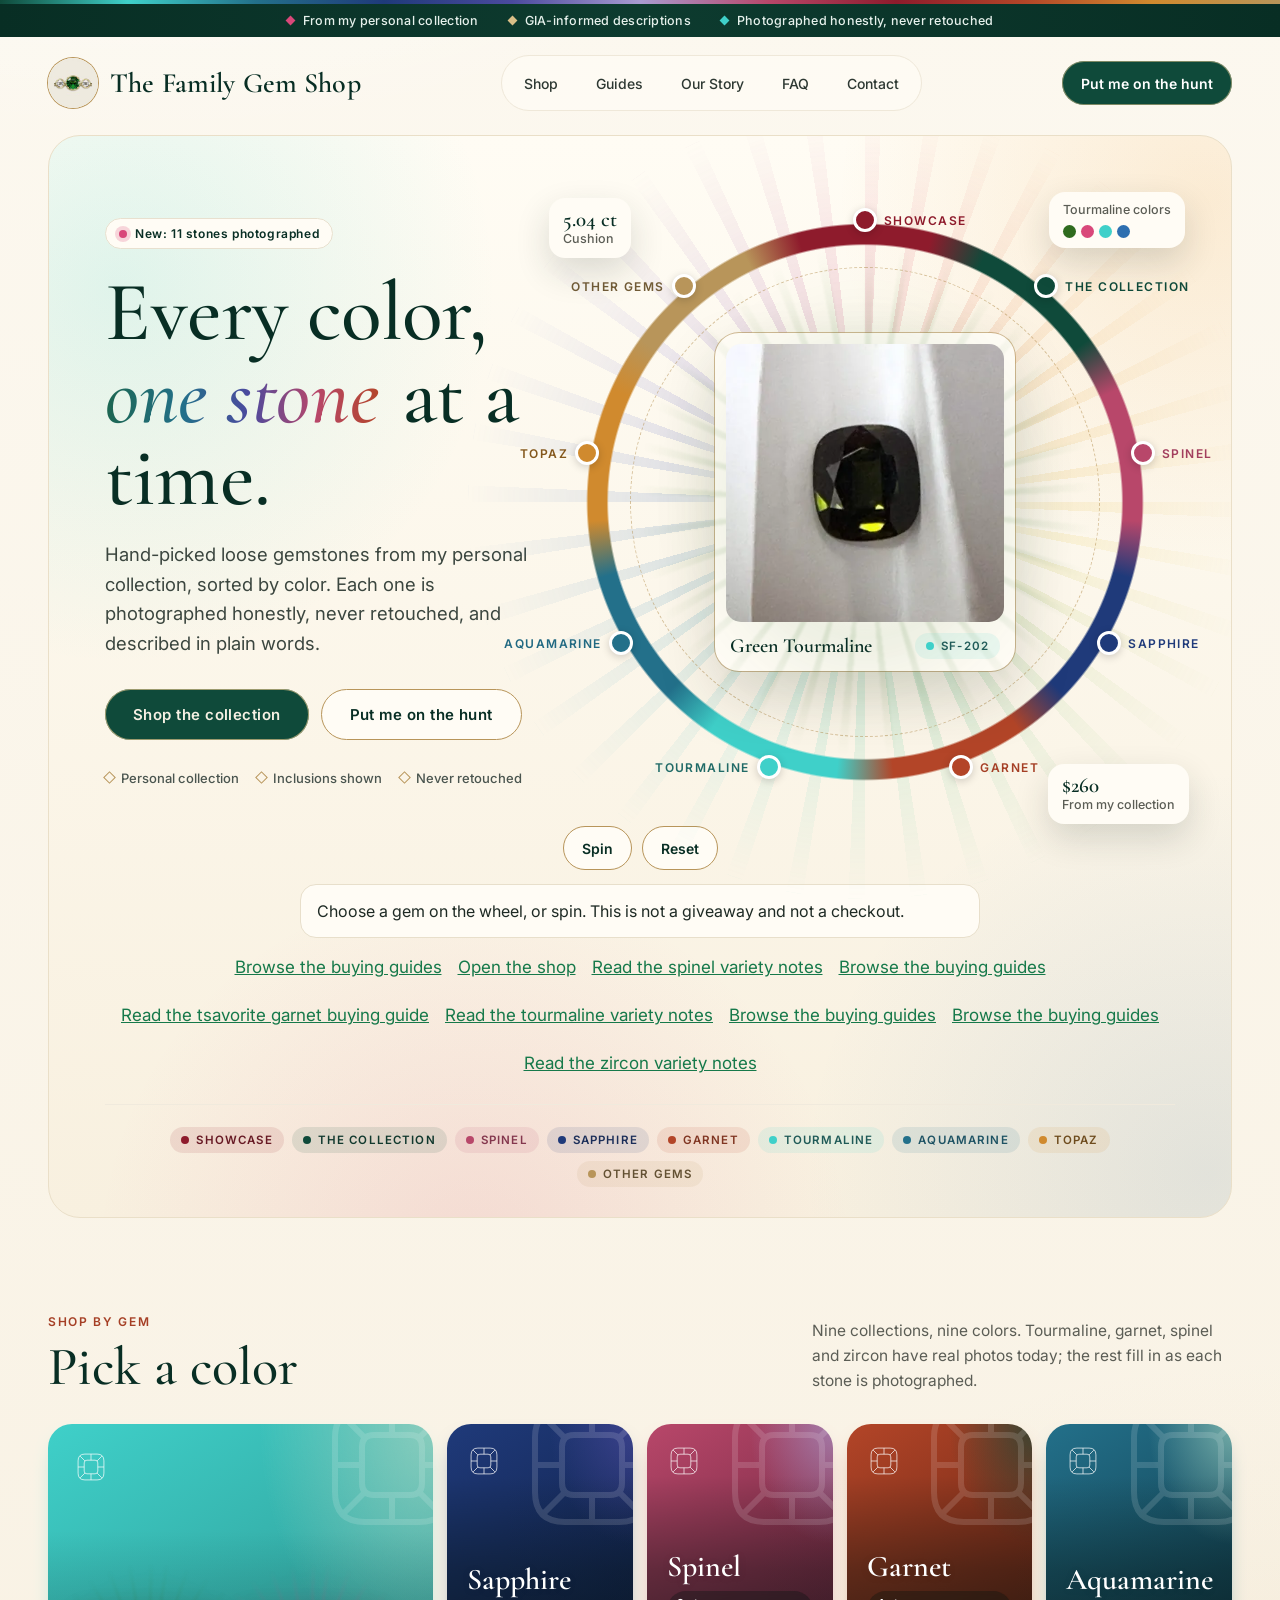
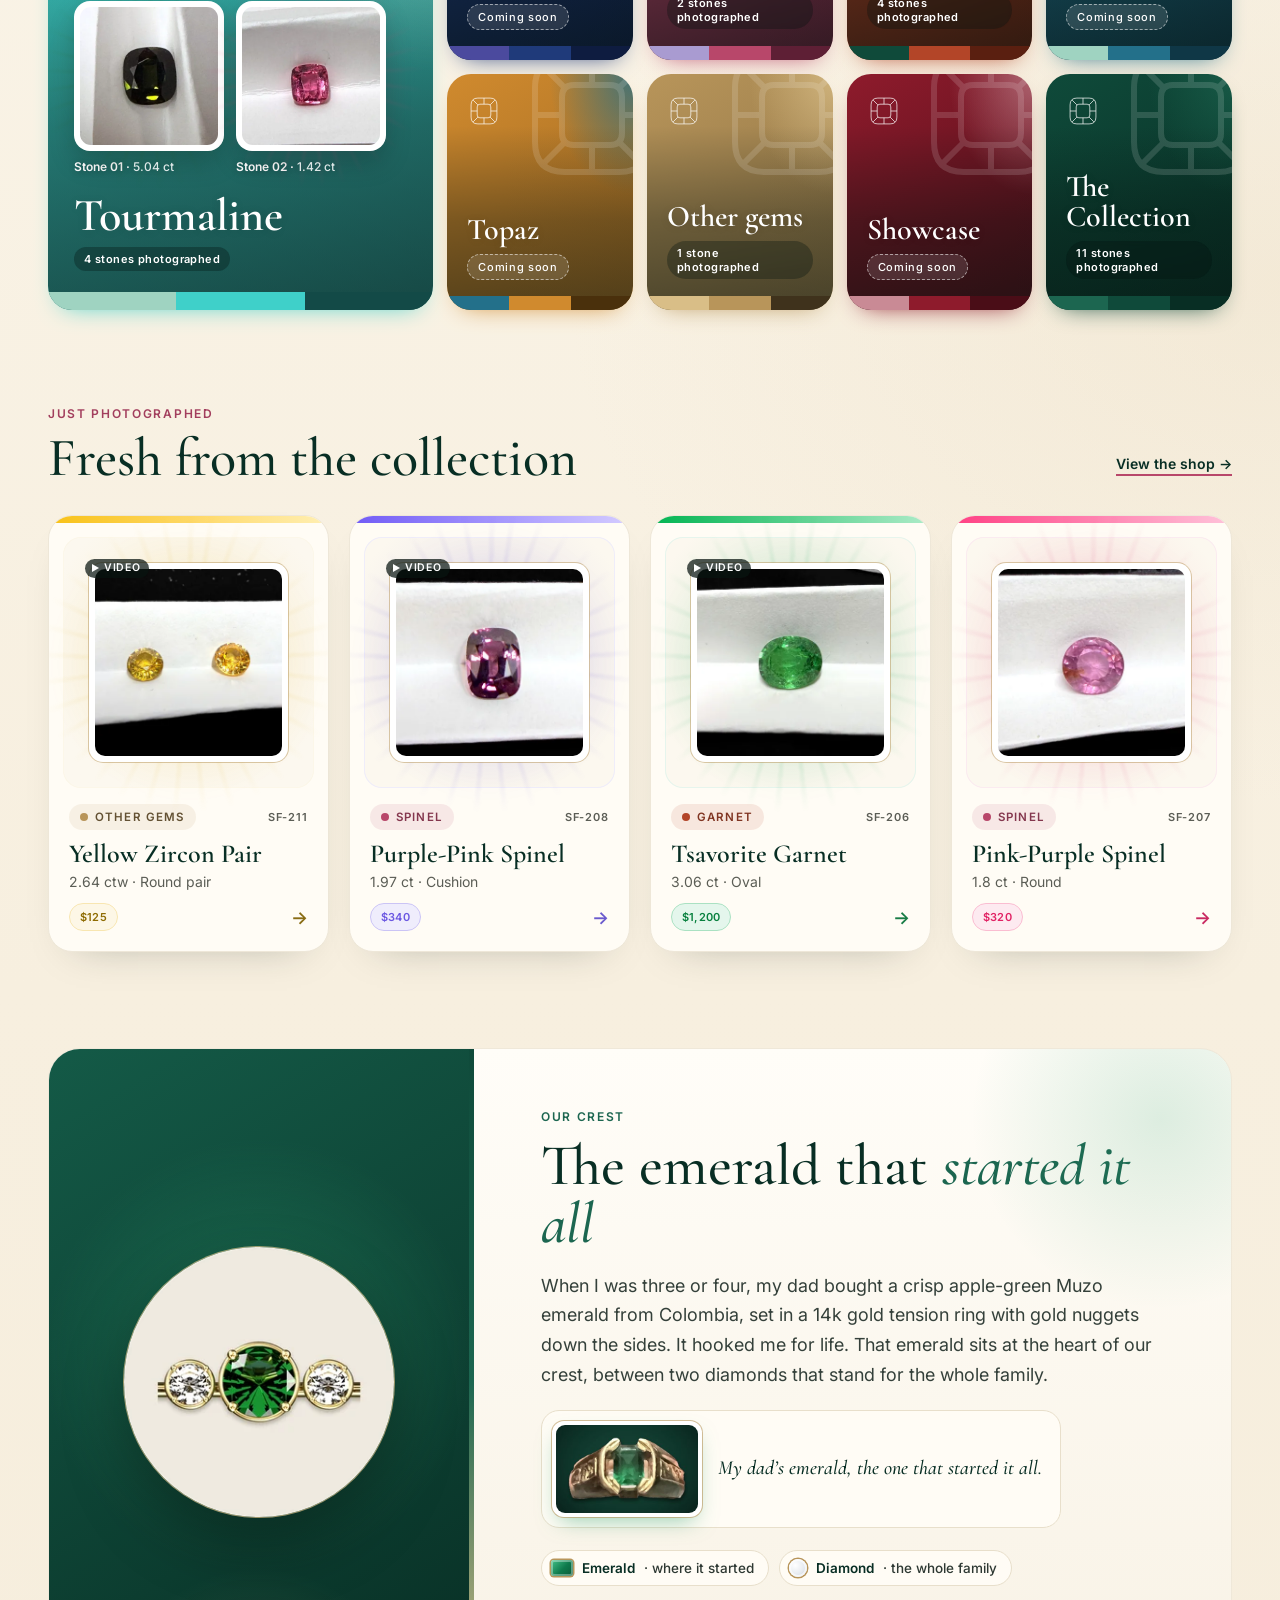
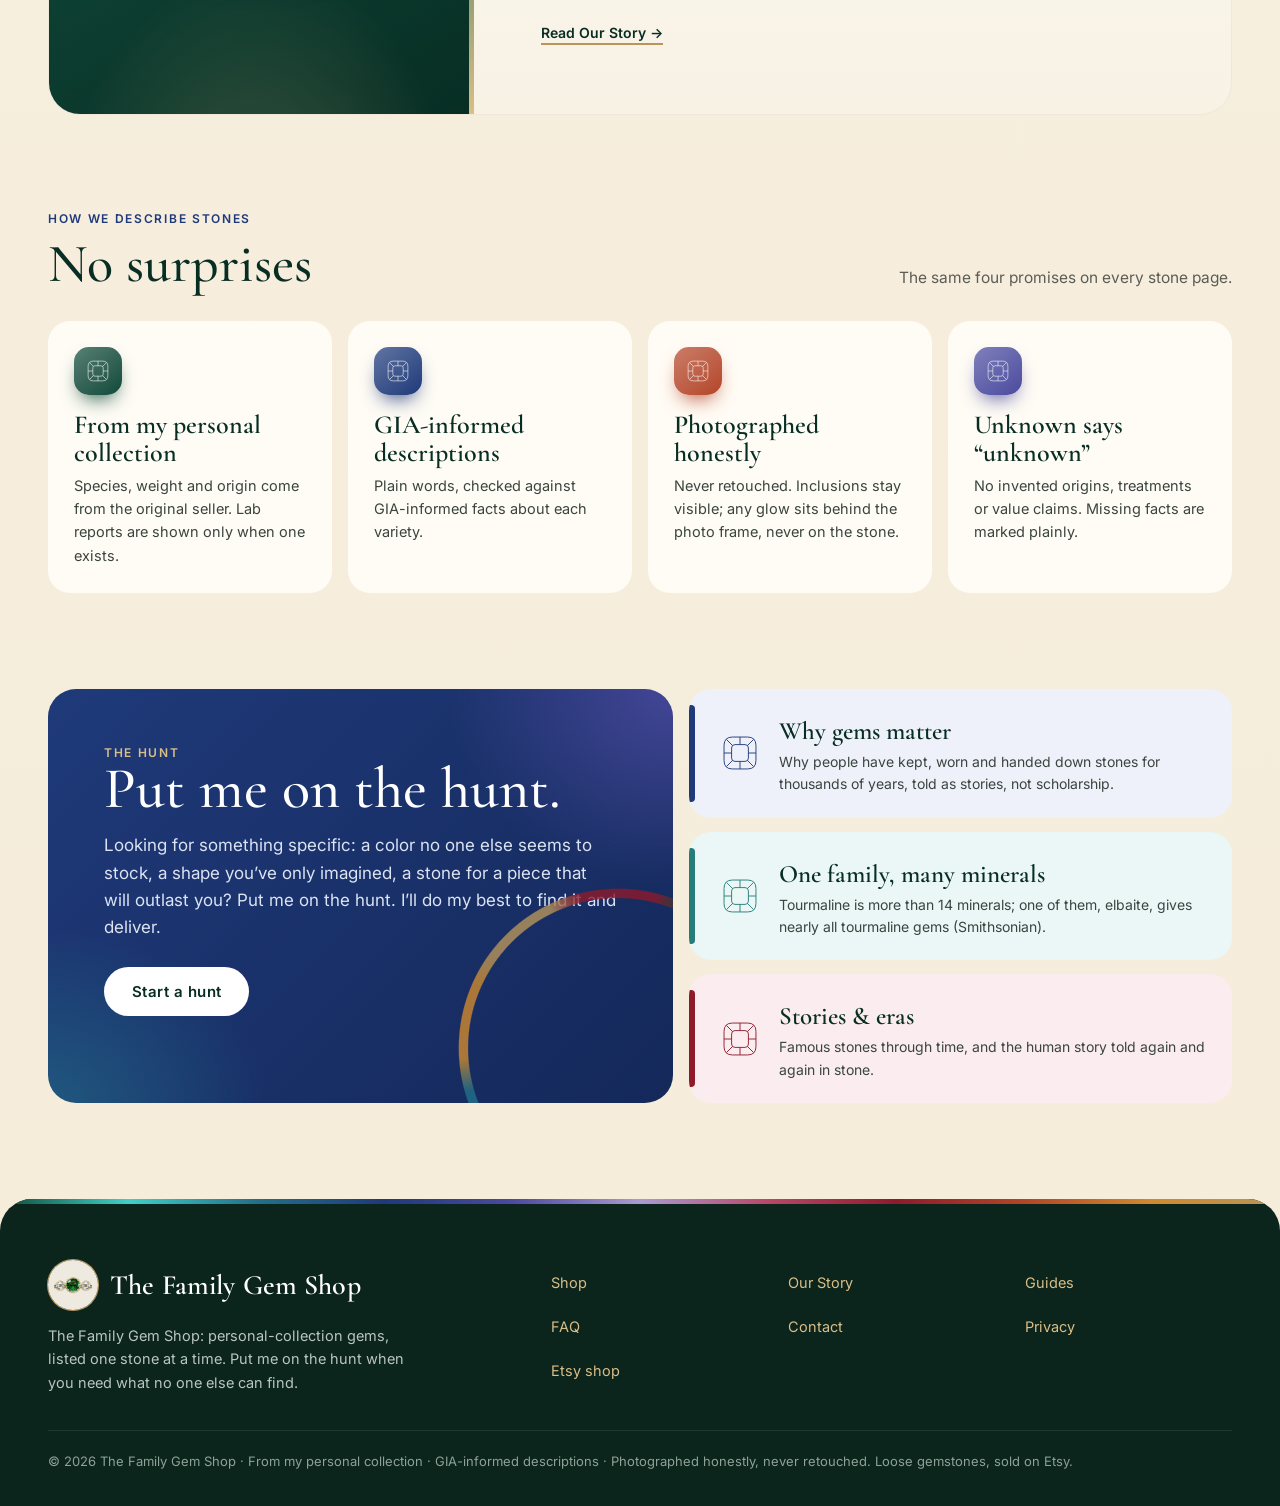
<file: index.html>
<!doctype html>
<html lang="en">
<head>
<meta charset="utf-8">
<meta name="viewport" content="width=device-width,initial-scale=1">
<title>Loose Gemstones: Tourmaline, Garnet, Spinel | The Family Gem Shop</title>
<meta name="description" content="Loose tourmaline, tsavorite, mandarin and Mali garnet, spinel and zircon from my family collection. Photographed honestly, never retouched. One at a time.">
<meta name="robots" content="index,follow,max-image-preview:large">
<link rel="canonical" href="https://thefamilygems.com/">
<meta name="theme-color" content="#0F4A3A">
<link rel="icon" href="./favicon.ico" sizes="32x32">
<link rel="icon" href="./favicon.svg" type="image/svg+xml">
<link rel="apple-touch-icon" href="./apple-touch-icon.png">
<link rel="manifest" href="./site.webmanifest">
<meta property="og:type" content="website">
<meta property="og:site_name" content="The Family Gem Shop">
<meta property="og:title" content="Loose Gemstones: Tourmaline, Garnet, Spinel | The Family Gem Shop">
<meta property="og:description" content="Loose tourmaline, tsavorite, mandarin and Mali garnet, spinel and zircon from my family collection. Photographed honestly, never retouched. One at a time.">
<meta property="og:url" content="https://thefamilygems.com/">
<meta property="og:image" content="https://thefamilygems.com/img/og/og-home.jpg">
<meta property="og:image:width" content="1200">
<meta property="og:image:height" content="630">
<meta property="og:image:alt" content="Loose gemstones from The Family Gem Shop on a cream background with the family crest">
<meta property="og:locale" content="en_US">
<meta name="twitter:card" content="summary_large_image">
<meta name="twitter:title" content="Loose Gemstones: Tourmaline, Garnet, Spinel | The Family Gem Shop">
<meta name="twitter:description" content="Loose tourmaline, tsavorite, mandarin and Mali garnet, spinel and zircon from my family collection. Photographed honestly, never retouched. One at a time.">
<meta name="twitter:image" content="https://thefamilygems.com/img/og/og-home.jpg">
<meta name="twitter:image:alt" content="Loose gemstones from The Family Gem Shop on a cream background with the family crest">
<link rel="preload" href="./fonts/inter-var.woff2" as="font" type="font/woff2" crossorigin>
<link rel="preload" href="./fonts/cormorant-var.woff2" as="font" type="font/woff2" crossorigin>
<link rel="stylesheet" href="./f.css">
<script type="application/ld+json">{"@context":"https://schema.org","@graph":[{"@type":"Organization","@id":"https://thefamilygems.com/#org","name":"The Family Gem Shop","url":"https://thefamilygems.com/","logo":"https://thefamilygems.com/img/logo-512.png","description":"Loose gemstones from one family's personal collection, photographed honestly and listed one stone at a time on Etsy.","sameAs":["https://www.etsy.com/shop/TheFamilyGemShop"]},{"@type":"WebSite","@id":"https://thefamilygems.com/#website","name":"The Family Gem Shop","url":"https://thefamilygems.com/","publisher":{"@id":"https://thefamilygems.com/#org"},"inLanguage":"en-US"}]}</script>
</head>
<body>
<a class="skip" href="#main">Skip to content</a><div class="spec-line"></div><div class="ann" role="region" aria-label="How we describe stones"><span style="--c:#D9487A">From my personal collection</span><span style="--c:#D9BE87">GIA-informed descriptions</span><span style="--c:#3FD0C9">Photographed honestly, never retouched</span></div><header><a class="brand" href="./"><img src="./img/crest-128.jpg" srcset="./img/crest-128.jpg 2x, ./img/crest-160.jpg 3x" width="50" height="50" alt=""><span class="nm">The Family Gem Shop</span></a><nav class="nav" aria-label="Main"><a href="./shop/">Shop</a><a href="./guides/">Guides</a><a href="./about/">Our Story</a><a href="./faq/">FAQ</a><a href="./contact/">Contact</a></nav><div class="hd-r"><a class="ask" href="./contact/">Put me on the hunt</a><details class="mnav"><summary><b aria-hidden="true"></b>Menu</summary><nav aria-label="Mobile"><a href="./shop/">Shop</a><a href="./guides/">Guides</a><a href="./about/">Our Story</a><a href="./faq/">FAQ</a><a href="./contact/">Contact</a></nav></details></div></header>
<main id="main" class="f">
<div class="wrap">
<section class="hero"><div class="in"><div><span class="pill" style="--c:#D9487A"><i></i>New: 11 stones photographed</span>
<h1>Every color, <span class="sw">one stone</span> at a time.</h1>
<p class="lede">Hand-picked loose gemstones from my personal collection, sorted by color. Each one is photographed honestly, never retouched, and described in plain words.</p>
<div class="ctas"><a class="btn pri rnd" href="./shop/">Shop the collection</a><a class="btn out rnd" href="./contact/">Put me on the hunt</a></div>
<div class="minitrust"><span>Personal collection</span><span>Inclusions shown</span><span>Never retouched</span></div></div>
<div class="wheel" id="gem-wheel"><div class="ring"></div><div class="ring2"></div><a class="dot" href="./guides/" data-wheel="showcase" style="left:calc(50.00% - 12px);top:calc(4.50% - 12px);background:#8E1B2C"><span style="left:28px;color:#8E1B2C">Showcase</span></a><a class="dot" href="./shop/" data-wheel="collection" style="left:calc(79.25% - 12px);top:calc(15.14% - 12px);background:#0F4A3A"><span style="left:28px;color:#0F4A3A">The Collection</span></a><a class="dot" href="./shop/#notes-spinel" data-wheel="spinel" style="left:calc(94.81% - 12px);top:calc(42.10% - 12px);background:#B8476A"><span style="left:28px;color:#B8476A">Spinel</span></a><a class="dot" href="./guides/" data-wheel="sapphire" style="left:calc(89.40% - 12px);top:calc(72.75% - 12px);background:#1F3A7A"><span style="left:28px;color:#1F3A7A">Sapphire</span></a><a class="dot" href="./guides/tsavorite-garnet-buying-guide/" data-wheel="garnet" style="left:calc(65.56% - 12px);top:calc(92.76% - 12px);background:#B34528"><span style="left:28px;color:#B34528">Garnet</span></a><a class="dot" href="./guides/#notes-tourmaline" data-wheel="tourmaline" style="left:calc(34.44% - 12px);top:calc(92.76% - 12px);background:#3FD0C9"><span style="right:28px;color:#267C78">Tourmaline</span></a><a class="dot" href="./guides/" data-wheel="aquamarine" style="left:calc(10.60% - 12px);top:calc(72.75% - 12px);background:#23708A"><span style="right:28px;color:#23708A">Aquamarine</span></a><a class="dot" href="./guides/" data-wheel="topaz" style="left:calc(5.19% - 12px);top:calc(42.10% - 12px);background:#D08A2E"><span style="right:28px;color:#996622">Topaz</span></a><a class="dot" href="./shop/#notes-zircon" data-wheel="other" style="left:calc(20.75% - 12px);top:calc(15.14% - 12px);background:#B8955A"><span style="right:28px;color:#886E42">Other gems</span></a>
<a class="hcard glow" href="./shop/#sf-202" style="--stone:#2F6B1E;--stone-ink:#2F6B1E;--stone-soft:#E8EFE6;--stone-line:#B6CBB0;--stone-glow:rgba(47,107,30,.22)"><div class="photo"><picture><source type="image/webp" srcset="./img/stone-01-200.webp 200w, ./img/stone-01-400.webp 400w, ./img/stone-01-800.webp 800w" sizes="(max-width:820px) 176px, 300px"><img src="./img/stone-01-400.jpg" srcset="./img/stone-01-200.jpg 200w, ./img/stone-01-400.jpg 400w, ./img/stone-01-800.jpg 800w" sizes="(max-width:820px) 176px, 300px" width="400" height="400" fetchpriority="high" decoding="async" alt="Verdelite Green Tourmaline, 5.04 ct cushion (SF-202), face-up"></picture><p class="wnone" hidden></p></div><div class="lab"><span class="nm2">Green Tourmaline</span><span class="chip" style="--bg:#3FD0C91c;--fg:#267C78"><i style="background:#3FD0C9"></i>SF-202</span><b class="hprice">$260</b></div></a>
<div class="tag t1"><b>5.04 ct</b><span class="wshape">Cushion</span></div>
<div class="tag t2">Tourmaline colors<div class="dr"><i style="background:#2F6B1E"></i><i style="background:#D9487A"></i><i style="background:#3FD0C9"></i><i style="background:#2E6FB0"></i></div></div>
<div class="tag t3"><b>$260</b>From my collection</div></div></div>
<div class="wheeltools"><button type="button" class="wbtn" id="wheel-spin">Spin</button><button type="button" class="wbtn" id="wheel-reset">Reset</button></div>
<div id="wheel-result" class="wheelresult" aria-live="polite"><p id="wheel-result-text">Choose a gem on the wheel, or spin. This is not a giveaway and not a checkout.</p></div>
<p class="wheelneedjs" id="wheel-needjs">Spin and Reset need JavaScript. The gem links below work either way.</p>
<ul class="wheellinks"><li><a href="./guides/">Browse the buying guides</a></li><li><a href="./shop/">Open the shop</a></li><li><a href="./shop/#notes-spinel">Read the spinel variety notes</a></li><li><a href="./guides/">Browse the buying guides</a></li><li><a href="./guides/tsavorite-garnet-buying-guide/">Read the tsavorite garnet buying guide</a></li><li><a href="./guides/#notes-tourmaline">Read the tourmaline variety notes</a></li><li><a href="./guides/">Browse the buying guides</a></li><li><a href="./guides/">Browse the buying guides</a></li><li><a href="./shop/#notes-zircon">Read the zircon variety notes</a></li></ul>
<script type="application/json" id="wheel-data">[{"id": "showcase", "name": "Showcase", "href": "./guides/", "link": "Browse the buying guides", "info": "No variety note for Showcase is published on this site.", "flag": "This is not a stock check and not a checkout.", "nophoto": "No Showcase gemstone photo is on this site.", "center": null}, {"id": "collection", "name": "The Collection", "href": "./shop/", "link": "Open the shop", "info": "The Collection is the photographed set gathered on the shop page.", "flag": "Opening the shop does not say that a stone can be bought right now.", "nophoto": "The Collection is the whole photographed set, not one gemstone.", "center": null}, {"id": "spinel", "name": "Spinel", "href": "./shop/#notes-spinel", "link": "Read the spinel variety notes", "info": "GIA's spinel overview lists spinel as its own mineral, different from ruby, and says the Black Prince's Ruby in the British Imperial Crown is a red spinel. https://www.gia.edu/spinel", "flag": "This is about the mineral in general, not a certificate for any stone in the shop.", "nophoto": "", "center": {"sku": "SF-208", "label": "Purple-Pink Spinel", "chip": "SF-208", "ct": "1.97 ct", "shape": "Cushion", "alt": "Purple-Pink Spinel, 1.97 ct cushion (SF-208), face-up on white paper", "href": "./shop/#sf-208", "src": "./img/sf-208-400.jpg", "srcset": "./img/sf-208-200.jpg 200w, ./img/sf-208-400.jpg 400w, ./img/sf-208-800.jpg 800w", "webp": "./img/sf-208-200.webp 200w, ./img/sf-208-400.webp 400w, ./img/sf-208-800.webp 800w", "price": "$340"}}, {"id": "sapphire", "name": "Sapphire", "href": "./guides/", "link": "Browse the buying guides", "info": "No variety note for Sapphire is published on this site.", "flag": "This is not a stock check and not a checkout.", "nophoto": "No sapphire photo is on this site.", "center": null}, {"id": "garnet", "name": "Garnet", "href": "./guides/tsavorite-garnet-buying-guide/", "link": "Read the tsavorite garnet buying guide", "info": "GIA describes garnets as a group of closely related minerals, and names tsavorite as a green garnet. https://www.gia.edu/garnet This site's published garnet guide is about tsavorite, not every garnet. Mandarin and Mali notes are separate.", "flag": "The link below is this site's tsavorite guide. It is not a certificate for any stone.", "nophoto": "", "center": {"sku": "SF-001", "label": "Tsavorite Garnet", "chip": "SF-001", "ct": "1.19 ct", "shape": "Heart", "alt": "Tsavorite Garnet, 1.19 ct heart (SF-001), in tweezers", "href": "./shop/#sf-001", "src": "./img/sf-001-400.jpg", "srcset": "./img/sf-001-200.jpg 200w, ./img/sf-001-400.jpg 400w, ./img/sf-001-800.jpg 800w", "webp": "./img/sf-001-200.webp 200w, ./img/sf-001-400.webp 400w, ./img/sf-001-800.webp 800w", "price": "$340"}}, {"id": "tourmaline", "name": "Tourmaline", "href": "./guides/#notes-tourmaline", "link": "Read the tourmaline variety notes", "info": "GIA's tourmaline overview lists elbaite, dravite, and liddicoatite among its minerals, and says tourmaline has one of the widest color ranges of any gem. https://www.gia.edu/tourmaline", "flag": "This is about the mineral in general, not a certificate for any stone in the shop.", "nophoto": "", "center": {"sku": "SF-202", "label": "Green Tourmaline", "chip": "SF-202", "ct": "5.04 ct", "shape": "Cushion", "alt": "Verdelite Green Tourmaline, 5.04 ct cushion (SF-202), face-up", "href": "./shop/#sf-202", "src": "./img/stone-01-400.jpg", "srcset": "./img/stone-01-200.jpg 200w, ./img/stone-01-400.jpg 400w, ./img/stone-01-800.jpg 800w", "webp": "./img/stone-01-200.webp 200w, ./img/stone-01-400.webp 400w, ./img/stone-01-800.webp 800w", "price": "$260"}}, {"id": "aquamarine", "name": "Aquamarine", "href": "./guides/", "link": "Browse the buying guides", "info": "No variety note for Aquamarine is published on this site.", "flag": "This is not a stock check and not a checkout.", "nophoto": "No aquamarine photo is on this site.", "center": null}, {"id": "topaz", "name": "Topaz", "href": "./guides/", "link": "Browse the buying guides", "info": "No variety note for Topaz is published on this site.", "flag": "This is not a stock check and not a checkout.", "nophoto": "No topaz photo is on this site.", "center": null}, {"id": "other", "name": "Other gems", "href": "./shop/#notes-zircon", "link": "Read the zircon variety notes", "info": "GIA describes zircon as a gem often confused with cubic zirconia, lists the mineral as zircon, and says zircon found in Australia is the oldest mineral on Earth, about 4.4 billion years old. https://www.gia.edu/zircon", "flag": "This is about the mineral in general, not a certificate for any stone in the shop.", "nophoto": "", "center": {"sku": "SF-211", "label": "Yellow Zircon Pair", "chip": "SF-211", "ct": "2.64 ctw", "shape": "Round pair", "alt": "Yellow Zircon Pair, 2.64 ctw round (SF-211), face-up on white paper", "href": "./shop/#sf-211", "src": "./img/sf-211-400.jpg", "srcset": "./img/sf-211-200.jpg 200w, ./img/sf-211-400.jpg 400w, ./img/sf-211-800.jpg 800w", "webp": "./img/sf-211-200.webp 200w, ./img/sf-211-400.webp 400w, ./img/sf-211-800.webp 800w", "price": "$125"}}]</script>
<script>
(function(){
  var wheel=document.getElementById('gem-wheel');
  var dataEl=document.getElementById('wheel-data');
  var result=document.getElementById('wheel-result-text');
  var spinBtn=document.getElementById('wheel-spin');
  var resetBtn=document.getElementById('wheel-reset');
  var need=document.getElementById('wheel-needjs');
  if(!wheel||!dataEl||!result||!spinBtn||!resetBtn) return;
  if(need) need.hidden=true;
  var segs=JSON.parse(dataEl.textContent);
  var byId={};
  segs.forEach(function(s){byId[s.id]=s;});
  var dots=[].slice.call(wheel.querySelectorAll('a.dot'));
  var timer=null;
  var token=0;
  var empty='Choose a gem on the wheel, or spin. This is not a giveaway and not a checkout.';
  var card=wheel.querySelector('a.hcard');
  var img=card.querySelector('img');
  var source=card.querySelector('source');
  var nameEl=card.querySelector('.nm2');
  var chipEl=card.querySelector('.chip');
  var priceEl=card.querySelector('.hprice');
  var noneEl=card.querySelector('.wnone');
  var t1=wheel.querySelector('.tag.t1');
  var t1b=t1.querySelector('b');
  var t1s=t1.querySelector('.wshape');
  var t2=wheel.querySelector('.tag.t2');
  var t3=wheel.querySelector('.tag.t3');
  var t3b=t3.querySelector('b');
  function setChip(text){
    var mark=chipEl.querySelector('i');
    chipEl.textContent='';
    if(mark) chipEl.appendChild(mark);
    chipEl.appendChild(document.createTextNode(text));
  }
  function applyCenter(seg){
    var c=seg&&seg.center;
    if(!c){
      card.classList.add('is-nophoto');
      wheel.classList.add('is-nophoto');
      card.setAttribute('href', seg?seg.href:'#');
      noneEl.hidden=false;
      noneEl.textContent=seg&&seg.nophoto?seg.nophoto:('No photo of '+(seg?seg.name:'this gem')+' is on this site.');
      img.alt=noneEl.textContent;
      img.removeAttribute('src');
      img.removeAttribute('srcset');
      if(source) source.removeAttribute('srcset');
      nameEl.textContent=seg?seg.name:'';
      setChip('No photo');
      priceEl.hidden=true;
      priceEl.textContent='';
      t1.hidden=true;
      t2.hidden=true;
      t3.hidden=true;
      t3b.textContent='';
      return;
    }
    card.classList.remove('is-nophoto');
    wheel.classList.remove('is-nophoto');
    noneEl.hidden=true;
    card.setAttribute('href', c.href);
    if(source) source.srcset=c.webp;
    img.srcset=c.srcset;
    img.src=c.src;
    img.alt=c.alt;
    nameEl.textContent=c.label;
    setChip(c.chip);
    t1.hidden=false;
    t1b.textContent=c.ct;
    t1s.textContent=c.shape;
    t2.hidden=seg.id!=='tourmaline';
    if(c.price){
      priceEl.hidden=false;
      priceEl.textContent=c.price;
      t3.hidden=false;
      t3b.textContent=c.price;
    }else{
      priceEl.hidden=true;
      t3.hidden=true;
    }
  }
  function restoreOrigin(){
    card.classList.remove('is-nophoto');
    wheel.classList.remove('is-nophoto');
    noneEl.hidden=true;
    card.setAttribute('href', card.dataset.originHref);
    if(source) source.srcset=card.dataset.originWebp;
    img.srcset=card.dataset.originSrcset;
    img.src=card.dataset.originSrc;
    img.alt=card.dataset.originAlt;
    nameEl.textContent=card.dataset.originName;
    setChip(card.dataset.originChip);
    priceEl.hidden=false;
    priceEl.textContent=card.dataset.originPrice;
    t1.hidden=false;
    t1b.textContent=card.dataset.originCt;
    t1s.textContent=card.dataset.originShape;
    t2.hidden=false;
    t3.hidden=false;
    t3b.textContent=card.dataset.originPrice;
  }
  card.dataset.originHref=card.getAttribute('href');
  card.dataset.originWebp=source?source.getAttribute('srcset'):'';
  card.dataset.originSrcset=img.getAttribute('srcset');
  card.dataset.originSrc=img.getAttribute('src');
  card.dataset.originAlt=img.getAttribute('alt');
  card.dataset.originName=nameEl.textContent;
  card.dataset.originChip=(chipEl.textContent||'').trim();
  card.dataset.originPrice=priceEl.textContent;
  card.dataset.originCt=t1b.textContent;
  card.dataset.originShape=(t1s.textContent||'').trim();
  function reduceMotion(){
    return window.matchMedia('(prefers-reduced-motion: reduce)').matches;
  }
  function paint(id){
    dots.forEach(function(d){
      var on=d.getAttribute('data-wheel')===id;
      d.classList.toggle('on',on);
      if(on) d.setAttribute('aria-current','true');
      else d.removeAttribute('aria-current');
    });
  }
  function show(seg,how){
    paint(seg.id);
    applyCenter(seg);
    result.textContent=seg.name+'. '+seg.info+' '+seg.flag;
    var link=document.getElementById('wheel-more');
    if(!link){
      link=document.createElement('a');
      link.id='wheel-more';
      link.className='wheelmore';
      result.parentNode.appendChild(link);
    }
    link.href=seg.href;
    link.textContent=seg.link;
    result.dataset.motion=how||'';
    result.dataset.gem=seg.id;
  }
  function select(id,how){
    if(!byId[id]) return;
    show(byId[id],how);
  }
  function clearSpin(){
    if(timer){clearInterval(timer);timer=null;}
  }
  function invalidate(){
    token++;
    clearSpin();
    return token;
  }
  function reset(){
    invalidate();
    paint(null);
    restoreOrigin();
    result.textContent=empty;
    result.dataset.gem='';
    result.dataset.motion='';
    var link=document.getElementById('wheel-more');
    if(link) link.remove();
  }
  dots.forEach(function(d){
    d.addEventListener('click',function(e){
      if(e.metaKey||e.ctrlKey||e.shiftKey||e.altKey||e.button) return;
      e.preventDefault();
      invalidate();
      select(d.getAttribute('data-wheel'),'select');
    });
  });
  wheel.addEventListener('keydown',function(e){
    var i=dots.indexOf(document.activeElement);
    if(i<0) return;
    var next=null;
    if(e.key==='ArrowRight'||e.key==='ArrowDown') next=(i+1)%dots.length;
    else if(e.key==='ArrowLeft'||e.key==='ArrowUp') next=(i-1+dots.length)%dots.length;
    else if(e.key==='Home') next=0;
    else if(e.key==='End') next=dots.length-1;
    else return;
    e.preventDefault();
    dots[next].focus();
    invalidate();
    select(dots[next].getAttribute('data-wheel'),'keyboard');
  });
  spinBtn.addEventListener('click',function(){
    var my=invalidate();
    var pick=Math.floor(Math.random()*dots.length);
    if(reduceMotion()){
      if(my!==token) return;
      select(dots[pick].getAttribute('data-wheel'),'reduce');
      return;
    }
    var step=0;
    var total=dots.length+pick;
    timer=setInterval(function(){
      if(my!==token){clearInterval(timer);return;}
      paint(dots[step%dots.length].getAttribute('data-wheel'));
      step++;
      if(step>total){
        clearSpin();
        if(my!==token) return;
        select(dots[pick].getAttribute('data-wheel'),'spin');
      }
    },80);
  });
  resetBtn.addEventListener('click',reset);
})();
</script>
<div class="chips"><span class="chip" style="--bg:#8E1B2C1c;--fg:#8E1B2C"><i style="background:#8E1B2C"></i>Showcase</span><span class="chip" style="--bg:#0F4A3A1c;--fg:#0F4A3A"><i style="background:#0F4A3A"></i>The Collection</span><span class="chip" style="--bg:#B8476A1c;--fg:#B8476A"><i style="background:#B8476A"></i>Spinel</span><span class="chip" style="--bg:#1F3A7A1c;--fg:#1F3A7A"><i style="background:#1F3A7A"></i>Sapphire</span><span class="chip" style="--bg:#B345281c;--fg:#B34528"><i style="background:#B34528"></i>Garnet</span><span class="chip" style="--bg:#3FD0C91c;--fg:#267C78"><i style="background:#3FD0C9"></i>Tourmaline</span><span class="chip" style="--bg:#23708A1c;--fg:#23708A"><i style="background:#23708A"></i>Aquamarine</span><span class="chip" style="--bg:#D08A2E1c;--fg:#996622"><i style="background:#D08A2E"></i>Topaz</span><span class="chip" style="--bg:#B8955A1c;--fg:#886E42"><i style="background:#B8955A"></i>Other gems</span></div></section>
<section class="blk"><div class="sh"><div><div class="label" style="color:#B34528">Shop by gem</div><h2>Pick a color</h2></div><p>Nine collections, nine colors. Tourmaline, garnet, spinel and zircon have real photos today; the rest fill in as each stone is photographed.</p></div><div class="cg"><a class="cc hero2" href="./shop/#sf-202" style="background:radial-gradient(ellipse 75% 85% at 100% 0%,#9FD3C1cc,transparent 60%),linear-gradient(150deg,#3FD0C9,#267C78);--sh:#3FD0C9"><div style="display:flex;justify-content:space-between;align-items:start"><svg class="gemico" viewBox="0 0 100 100" fill="none" stroke="currentColor" stroke-width="2.2" stroke-linejoin="round"><path d="M32 12h36q20 0 20 20v36q0 20-20 20H32q-20 0-20-20V32q0-20 20-20z"/><path d="M38 30h24q8 0 8 8v24q0 8-8 8H38q-8 0-8-8V38q0-8 8-8z"/><path d="M18 18L32 32M82 18L68 32M18 82L32 68M82 82L68 68M50 12V30M50 70V88M12 50H30M70 50H88"/></svg></div><svg class="gemico wm" viewBox="0 0 100 100" fill="none" stroke="currentColor" stroke-width="4" stroke-linejoin="round"><path d="M32 12h36q20 0 20 20v36q0 20-20 20H32q-20 0-20-20V32q0-20 20-20z"/><path d="M38 30h24q8 0 8 8v24q0 8-8 8H38q-8 0-8-8V38q0-8 8-8z"/><path d="M18 18L32 32M82 18L68 32M18 82L32 68M82 82L68 68M50 12V30M50 70V88M12 50H30M70 50H88"/></svg><div><div class="ph2"><div><div class="glow" style="--stone:#2F6B1E;--stone-ink:#2F6B1E;--stone-soft:#E8EFE6;--stone-line:#B6CBB0;--stone-glow:rgba(47,107,30,.22)"><div class="fr"><div class="photo"><picture><source type="image/webp" srcset="./img/stone-01-200.webp 200w, ./img/stone-01-400.webp 400w, ./img/stone-01-800.webp 800w" sizes="(max-width:820px) 45vw, 300px"><img src="./img/stone-01-400.jpg" srcset="./img/stone-01-200.jpg 200w, ./img/stone-01-400.jpg 400w, ./img/stone-01-800.jpg 800w" sizes="(max-width:820px) 45vw, 300px" width="400" height="400" loading="lazy" decoding="async" alt="Verdelite Green Tourmaline, 5.04 ct cushion (SF-202), face-up"></picture></div></div></div><small>Stone 01 · <em>5.04 ct</em></small></div><div><div class="glow" style="--stone:#D9487A;--stone-ink:#C92A61;--stone-soft:#FBEBF0;--stone-line:#F2BFD0;--stone-glow:rgba(217,72,122,.22)"><div class="fr"><div class="photo"><picture><source type="image/webp" srcset="./img/stone-02-200.webp 200w, ./img/stone-02-400.webp 400w, ./img/stone-02-800.webp 800w" sizes="(max-width:820px) 45vw, 300px"><img src="./img/stone-02-400.jpg" srcset="./img/stone-02-200.jpg 200w, ./img/stone-02-400.jpg 400w, ./img/stone-02-800.jpg 800w" sizes="(max-width:820px) 45vw, 300px" width="400" height="400" loading="lazy" decoding="async" alt="Pink Tourmaline, 1.42 ct cushion (SF-203), face-up"></picture></div></div></div><small>Stone 02 · <em>1.42 ct</em></small></div></div><h3 style="margin-top:18px">Tourmaline</h3><span class="cnt">4 stones photographed</span><div class="chipstrip"><i style="background:#9FD3C1"></i><i style="background:#3FD0C9"></i><i style="background:#134A47"></i></div></div></a><div class="cc " style="background:radial-gradient(ellipse 75% 85% at 100% 0%,#4B4A9Eaa,transparent 60%),linear-gradient(150deg,#1F3A7A,#0E1C40);--sh:#1F3A7A"><div style="display:flex;justify-content:space-between;align-items:start"><svg class="gemico" viewBox="0 0 100 100" fill="none" stroke="currentColor" stroke-width="2.2" stroke-linejoin="round"><path d="M32 12h36q20 0 20 20v36q0 20-20 20H32q-20 0-20-20V32q0-20 20-20z"/><path d="M38 30h24q8 0 8 8v24q0 8-8 8H38q-8 0-8-8V38q0-8 8-8z"/><path d="M18 18L32 32M82 18L68 32M18 82L32 68M82 82L68 68M50 12V30M50 70V88M12 50H30M70 50H88"/></svg></div><svg class="gemico wm" viewBox="0 0 100 100" fill="none" stroke="currentColor" stroke-width="4" stroke-linejoin="round"><path d="M32 12h36q20 0 20 20v36q0 20-20 20H32q-20 0-20-20V32q0-20 20-20z"/><path d="M38 30h24q8 0 8 8v24q0 8-8 8H38q-8 0-8-8V38q0-8 8-8z"/><path d="M18 18L32 32M82 18L68 32M18 82L32 68M82 82L68 68M50 12V30M50 70V88M12 50H30M70 50H88"/></svg><div><h3 style="margin-top:0px">Sapphire</h3><span class="cnt soon">Coming soon</span><div class="chipstrip"><i style="background:#4B4A9E"></i><i style="background:#1F3A7A"></i><i style="background:#0E1C40"></i></div></div></div><a class="cc " href="./shop/#sf-208" style="background:radial-gradient(ellipse 75% 85% at 100% 0%,#A99BD1aa,transparent 60%),linear-gradient(150deg,#B8476A,#5E1F35);--sh:#B8476A"><div style="display:flex;justify-content:space-between;align-items:start"><svg class="gemico" viewBox="0 0 100 100" fill="none" stroke="currentColor" stroke-width="2.2" stroke-linejoin="round"><path d="M32 12h36q20 0 20 20v36q0 20-20 20H32q-20 0-20-20V32q0-20 20-20z"/><path d="M38 30h24q8 0 8 8v24q0 8-8 8H38q-8 0-8-8V38q0-8 8-8z"/><path d="M18 18L32 32M82 18L68 32M18 82L32 68M82 82L68 68M50 12V30M50 70V88M12 50H30M70 50H88"/></svg></div><svg class="gemico wm" viewBox="0 0 100 100" fill="none" stroke="currentColor" stroke-width="4" stroke-linejoin="round"><path d="M32 12h36q20 0 20 20v36q0 20-20 20H32q-20 0-20-20V32q0-20 20-20z"/><path d="M38 30h24q8 0 8 8v24q0 8-8 8H38q-8 0-8-8V38q0-8 8-8z"/><path d="M18 18L32 32M82 18L68 32M18 82L32 68M82 82L68 68M50 12V30M50 70V88M12 50H30M70 50H88"/></svg><div><h3 style="margin-top:0px">Spinel</h3><span class="cnt">2 stones photographed</span><div class="chipstrip"><i style="background:#A99BD1"></i><i style="background:#B8476A"></i><i style="background:#5E1F35"></i></div></div></a><a class="cc " href="./shop/#sf-210" style="background:radial-gradient(ellipse 75% 85% at 100% 0%,#0F4A3Aaa,transparent 60%),linear-gradient(150deg,#B34528,#5A1F10);--sh:#B34528"><div style="display:flex;justify-content:space-between;align-items:start"><svg class="gemico" viewBox="0 0 100 100" fill="none" stroke="currentColor" stroke-width="2.2" stroke-linejoin="round"><path d="M32 12h36q20 0 20 20v36q0 20-20 20H32q-20 0-20-20V32q0-20 20-20z"/><path d="M38 30h24q8 0 8 8v24q0 8-8 8H38q-8 0-8-8V38q0-8 8-8z"/><path d="M18 18L32 32M82 18L68 32M18 82L32 68M82 82L68 68M50 12V30M50 70V88M12 50H30M70 50H88"/></svg></div><svg class="gemico wm" viewBox="0 0 100 100" fill="none" stroke="currentColor" stroke-width="4" stroke-linejoin="round"><path d="M32 12h36q20 0 20 20v36q0 20-20 20H32q-20 0-20-20V32q0-20 20-20z"/><path d="M38 30h24q8 0 8 8v24q0 8-8 8H38q-8 0-8-8V38q0-8 8-8z"/><path d="M18 18L32 32M82 18L68 32M18 82L32 68M82 82L68 68M50 12V30M50 70V88M12 50H30M70 50H88"/></svg><div><h3 style="margin-top:0px">Garnet</h3><span class="cnt">4 stones photographed</span><div class="chipstrip"><i style="background:#0F4A3A"></i><i style="background:#B34528"></i><i style="background:#5A1F10"></i></div></div></a><div class="cc " style="background:radial-gradient(ellipse 75% 85% at 100% 0%,#9FD3C1aa,transparent 60%),linear-gradient(150deg,#23708A,#0F3746);--sh:#23708A"><div style="display:flex;justify-content:space-between;align-items:start"><svg class="gemico" viewBox="0 0 100 100" fill="none" stroke="currentColor" stroke-width="2.2" stroke-linejoin="round"><path d="M32 12h36q20 0 20 20v36q0 20-20 20H32q-20 0-20-20V32q0-20 20-20z"/><path d="M38 30h24q8 0 8 8v24q0 8-8 8H38q-8 0-8-8V38q0-8 8-8z"/><path d="M18 18L32 32M82 18L68 32M18 82L32 68M82 82L68 68M50 12V30M50 70V88M12 50H30M70 50H88"/></svg></div><svg class="gemico wm" viewBox="0 0 100 100" fill="none" stroke="currentColor" stroke-width="4" stroke-linejoin="round"><path d="M32 12h36q20 0 20 20v36q0 20-20 20H32q-20 0-20-20V32q0-20 20-20z"/><path d="M38 30h24q8 0 8 8v24q0 8-8 8H38q-8 0-8-8V38q0-8 8-8z"/><path d="M18 18L32 32M82 18L68 32M18 82L32 68M82 82L68 68M50 12V30M50 70V88M12 50H30M70 50H88"/></svg><div><h3 style="margin-top:0px">Aquamarine</h3><span class="cnt soon">Coming soon</span><div class="chipstrip"><i style="background:#9FD3C1"></i><i style="background:#23708A"></i><i style="background:#0F3746"></i></div></div></div><div class="cc " style="background:radial-gradient(ellipse 75% 85% at 100% 0%,#23708Acc,transparent 60%),linear-gradient(150deg,#D08A2E,#996622);--sh:#D08A2E"><div style="display:flex;justify-content:space-between;align-items:start"><svg class="gemico" viewBox="0 0 100 100" fill="none" stroke="currentColor" stroke-width="2.2" stroke-linejoin="round"><path d="M32 12h36q20 0 20 20v36q0 20-20 20H32q-20 0-20-20V32q0-20 20-20z"/><path d="M38 30h24q8 0 8 8v24q0 8-8 8H38q-8 0-8-8V38q0-8 8-8z"/><path d="M18 18L32 32M82 18L68 32M18 82L32 68M82 82L68 68M50 12V30M50 70V88M12 50H30M70 50H88"/></svg></div><svg class="gemico wm" viewBox="0 0 100 100" fill="none" stroke="currentColor" stroke-width="4" stroke-linejoin="round"><path d="M32 12h36q20 0 20 20v36q0 20-20 20H32q-20 0-20-20V32q0-20 20-20z"/><path d="M38 30h24q8 0 8 8v24q0 8-8 8H38q-8 0-8-8V38q0-8 8-8z"/><path d="M18 18L32 32M82 18L68 32M18 82L32 68M82 82L68 68M50 12V30M50 70V88M12 50H30M70 50H88"/></svg><div><h3 style="margin-top:0px">Topaz</h3><span class="cnt soon">Coming soon</span><div class="chipstrip"><i style="background:#23708A"></i><i style="background:#D08A2E"></i><i style="background:#4A300C"></i></div></div></div><a class="cc " href="./shop/#sf-211" style="background:radial-gradient(ellipse 75% 85% at 100% 0%,#D9BE87cc,transparent 60%),linear-gradient(150deg,#B8955A,#886E42);--sh:#B8955A"><div style="display:flex;justify-content:space-between;align-items:start"><svg class="gemico" viewBox="0 0 100 100" fill="none" stroke="currentColor" stroke-width="2.2" stroke-linejoin="round"><path d="M32 12h36q20 0 20 20v36q0 20-20 20H32q-20 0-20-20V32q0-20 20-20z"/><path d="M38 30h24q8 0 8 8v24q0 8-8 8H38q-8 0-8-8V38q0-8 8-8z"/><path d="M18 18L32 32M82 18L68 32M18 82L32 68M82 82L68 68M50 12V30M50 70V88M12 50H30M70 50H88"/></svg></div><svg class="gemico wm" viewBox="0 0 100 100" fill="none" stroke="currentColor" stroke-width="4" stroke-linejoin="round"><path d="M32 12h36q20 0 20 20v36q0 20-20 20H32q-20 0-20-20V32q0-20 20-20z"/><path d="M38 30h24q8 0 8 8v24q0 8-8 8H38q-8 0-8-8V38q0-8 8-8z"/><path d="M18 18L32 32M82 18L68 32M18 82L32 68M82 82L68 68M50 12V30M50 70V88M12 50H30M70 50H88"/></svg><div><h3 style="margin-top:0px">Other gems</h3><span class="cnt">1 stone photographed</span><div class="chipstrip"><i style="background:#D9BE87"></i><i style="background:#B8955A"></i><i style="background:#3F321C"></i></div></div></a><div class="cc " style="background:radial-gradient(ellipse 75% 85% at 100% 0%,#C98A95aa,transparent 60%),linear-gradient(150deg,#8E1B2C,#4A0D17);--sh:#8E1B2C"><div style="display:flex;justify-content:space-between;align-items:start"><svg class="gemico" viewBox="0 0 100 100" fill="none" stroke="currentColor" stroke-width="2.2" stroke-linejoin="round"><path d="M32 12h36q20 0 20 20v36q0 20-20 20H32q-20 0-20-20V32q0-20 20-20z"/><path d="M38 30h24q8 0 8 8v24q0 8-8 8H38q-8 0-8-8V38q0-8 8-8z"/><path d="M18 18L32 32M82 18L68 32M18 82L32 68M82 82L68 68M50 12V30M50 70V88M12 50H30M70 50H88"/></svg></div><svg class="gemico wm" viewBox="0 0 100 100" fill="none" stroke="currentColor" stroke-width="4" stroke-linejoin="round"><path d="M32 12h36q20 0 20 20v36q0 20-20 20H32q-20 0-20-20V32q0-20 20-20z"/><path d="M38 30h24q8 0 8 8v24q0 8-8 8H38q-8 0-8-8V38q0-8 8-8z"/><path d="M18 18L32 32M82 18L68 32M18 82L32 68M82 82L68 68M50 12V30M50 70V88M12 50H30M70 50H88"/></svg><div><h3 style="margin-top:0px">Showcase</h3><span class="cnt soon">Coming soon</span><div class="chipstrip"><i style="background:#C98A95"></i><i style="background:#8E1B2C"></i><i style="background:#4A0D17"></i></div></div></div><a class="cc " href="./shop/" style="background:radial-gradient(ellipse 75% 85% at 100% 0%,#1C6650aa,transparent 60%),linear-gradient(150deg,#0F4A3A,#082E24);--sh:#0F4A3A"><div style="display:flex;justify-content:space-between;align-items:start"><svg class="gemico" viewBox="0 0 100 100" fill="none" stroke="currentColor" stroke-width="2.2" stroke-linejoin="round"><path d="M32 12h36q20 0 20 20v36q0 20-20 20H32q-20 0-20-20V32q0-20 20-20z"/><path d="M38 30h24q8 0 8 8v24q0 8-8 8H38q-8 0-8-8V38q0-8 8-8z"/><path d="M18 18L32 32M82 18L68 32M18 82L32 68M82 82L68 68M50 12V30M50 70V88M12 50H30M70 50H88"/></svg></div><svg class="gemico wm" viewBox="0 0 100 100" fill="none" stroke="currentColor" stroke-width="4" stroke-linejoin="round"><path d="M32 12h36q20 0 20 20v36q0 20-20 20H32q-20 0-20-20V32q0-20 20-20z"/><path d="M38 30h24q8 0 8 8v24q0 8-8 8H38q-8 0-8-8V38q0-8 8-8z"/><path d="M18 18L32 32M82 18L68 32M18 82L32 68M82 82L68 68M50 12V30M50 70V88M12 50H30M70 50H88"/></svg><div><h3 style="margin-top:0px">The Collection</h3><span class="cnt">11 stones photographed</span><div class="chipstrip"><i style="background:#1C6650"></i><i style="background:#0F4A3A"></i><i style="background:#082E24"></i></div></div></a></div></section>
<section class="blk"><div class="sh"><div><div class="label" style="color:#B8476A">Just photographed</div><h2>Fresh from the collection</h2></div><a class="more" style="--uc:#B8476A" href="./shop/">View the shop →</a></div><div class="pg"><a class="pc" href="./shop/#sf-211" style="--stone:#E2B93B;--stone-ink:#896C14;--stone-soft:#FCF7E9;--stone-line:#F5E6BA;--stone-glow:rgba(226,185,59,.22)"><div class="band"></div><div class="pic"><div class="glow" style="--stone:#E2B93B;--stone-ink:#896C14;--stone-soft:#FCF7E9;--stone-line:#F5E6BA;--stone-glow:rgba(226,185,59,.22)"><div class="fr"><div class="photo"><picture><source type="image/webp" srcset="./img/sf-211-200.webp 200w, ./img/sf-211-400.webp 400w, ./img/sf-211-800.webp 800w" sizes="(max-width:820px) 45vw, 300px"><img src="./img/sf-211-400.jpg" srcset="./img/sf-211-200.jpg 200w, ./img/sf-211-400.jpg 400w, ./img/sf-211-800.jpg 800w" sizes="(max-width:820px) 45vw, 300px" width="400" height="400" loading="lazy" decoding="async" alt="Yellow Zircon Pair, 2.64 ctw round (SF-211), face-up on white paper"></picture></div></div></div><span class="vchip"><i aria-hidden="true"></i>Video</span></div><div class="meta"><div class="row"><span class="chip" style="--bg:#B8955A1c;--fg:#886E42"><i style="background:#B8955A"></i>Other gems</span><span class="no">SF-211</span></div><h3>Yellow Zircon Pair</h3><div class="sub">2.64 ctw · Round pair</div><div class="row" style="margin-top:10px"><span class="soonchip pricechip">$125</span><span class="go" aria-hidden="true">→</span></div></div></a><a class="pc" href="./shop/#sf-208" style="--stone:#6A5ACD;--stone-ink:#6A5ACD;--stone-soft:#EFEDFA;--stone-line:#CBC5EE;--stone-glow:rgba(106,90,205,.22)"><div class="band"></div><div class="pic"><div class="glow" style="--stone:#6A5ACD;--stone-ink:#6A5ACD;--stone-soft:#EFEDFA;--stone-line:#CBC5EE;--stone-glow:rgba(106,90,205,.22)"><div class="fr"><div class="photo"><picture><source type="image/webp" srcset="./img/sf-208-200.webp 200w, ./img/sf-208-400.webp 400w, ./img/sf-208-800.webp 800w" sizes="(max-width:820px) 45vw, 300px"><img src="./img/sf-208-400.jpg" srcset="./img/sf-208-200.jpg 200w, ./img/sf-208-400.jpg 400w, ./img/sf-208-800.jpg 800w" sizes="(max-width:820px) 45vw, 300px" width="400" height="400" loading="lazy" decoding="async" alt="Purple-Pink Spinel, 1.97 ct cushion (SF-208), face-up on white paper"></picture></div></div></div><span class="vchip"><i aria-hidden="true"></i>Video</span></div><div class="meta"><div class="row"><span class="chip" style="--bg:#B8476A1c;--fg:#B8476A"><i style="background:#B8476A"></i>Spinel</span><span class="no">SF-208</span></div><h3>Purple-Pink Spinel</h3><div class="sub">1.97 ct · Cushion</div><div class="row" style="margin-top:10px"><span class="soonchip pricechip">$340</span><span class="go" aria-hidden="true">→</span></div></div></a><a class="pc" href="./shop/#sf-206" style="--stone:#1FA35A;--stone-ink:#187C45;--stone-soft:#E6F5ED;--stone-line:#B1DFC5;--stone-glow:rgba(31,163,90,.22)"><div class="band"></div><div class="pic"><div class="glow" style="--stone:#1FA35A;--stone-ink:#187C45;--stone-soft:#E6F5ED;--stone-line:#B1DFC5;--stone-glow:rgba(31,163,90,.22)"><div class="fr"><div class="photo"><picture><source type="image/webp" srcset="./img/sf-206-200.webp 200w, ./img/sf-206-400.webp 400w, ./img/sf-206-800.webp 800w" sizes="(max-width:820px) 45vw, 300px"><img src="./img/sf-206-400.jpg" srcset="./img/sf-206-200.jpg 200w, ./img/sf-206-400.jpg 400w, ./img/sf-206-800.jpg 800w" sizes="(max-width:820px) 45vw, 300px" width="400" height="400" loading="lazy" decoding="async" alt="Tsavorite Garnet, 3.06 ct oval (SF-206), face-up on white paper"></picture></div></div></div><span class="vchip"><i aria-hidden="true"></i>Video</span></div><div class="meta"><div class="row"><span class="chip" style="--bg:#B345281c;--fg:#B34528"><i style="background:#B34528"></i>Garnet</span><span class="no">SF-206</span></div><h3>Tsavorite Garnet</h3><div class="sub">3.06 ct · Oval</div><div class="row" style="margin-top:10px"><span class="soonchip pricechip">$1,200</span><span class="go" aria-hidden="true">→</span></div></div></a><a class="pc" href="./shop/#sf-207" style="--stone:#D9487A;--stone-ink:#C92A61;--stone-soft:#FBEBF0;--stone-line:#F2BFD0;--stone-glow:rgba(217,72,122,.22)"><div class="band"></div><div class="pic"><div class="glow" style="--stone:#D9487A;--stone-ink:#C92A61;--stone-soft:#FBEBF0;--stone-line:#F2BFD0;--stone-glow:rgba(217,72,122,.22)"><div class="fr"><div class="photo"><picture><source type="image/webp" srcset="./img/sf-207-200.webp 200w, ./img/sf-207-400.webp 400w, ./img/sf-207-800.webp 800w" sizes="(max-width:820px) 45vw, 300px"><img src="./img/sf-207-400.jpg" srcset="./img/sf-207-200.jpg 200w, ./img/sf-207-400.jpg 400w, ./img/sf-207-800.jpg 800w" sizes="(max-width:820px) 45vw, 300px" width="400" height="400" loading="lazy" decoding="async" alt="Pink-Purple Spinel, 1.8 ct round (SF-207), face-up on white paper"></picture></div></div></div></div><div class="meta"><div class="row"><span class="chip" style="--bg:#B8476A1c;--fg:#B8476A"><i style="background:#B8476A"></i>Spinel</span><span class="no">SF-207</span></div><h3>Pink-Purple Spinel</h3><div class="sub">1.8 ct · Round</div><div class="row" style="margin-top:10px"><span class="soonchip pricechip">$320</span><span class="go" aria-hidden="true">→</span></div></div></a></div></section>
<section class="blk"><div class="ls"><div class="crest"><picture><source type="image/webp" srcset="./img/crest-280.webp 280w, ./img/crest-380.webp 380w, ./img/crest-560.webp 560w, ./img/crest-840.webp 840w" sizes="(max-width:820px) 190px, 270px"><img src="./img/crest-280.jpg" srcset="./img/crest-280.jpg 280w, ./img/crest-380.jpg 380w, ./img/crest-560.jpg 560w, ./img/crest-840.jpg 840w" sizes="(max-width:820px) 190px, 270px" width="280" height="280" loading="lazy" alt="The Family Gem Shop crest: an emerald between two diamonds on a gold bar"></picture></div>
<div class="txt"><div class="halo"></div><div class="label" style="color:#1C6650">Our crest</div><h2>The emerald that <em>started it all</em></h2><p>When I was three or four, my dad bought a crisp apple-green Muzo emerald from Colombia, set in a 14k gold tension ring with gold nuggets down the sides. It hooked me for life. That emerald sits at the heart of our crest, between two diamonds that stand for the whole family.</p><div class="ringnote"><div class="rf"><img src="./img/our-story-ring-400.jpg" width="400" height="250" loading="lazy" alt="My dad’s 14k gold tension ring with a green emerald"></div><span>My dad’s emerald, the one that started it all.</span></div><div class="legend"><span><i class="gem-e"></i><b>Emerald</b> · where it started</span><span><i class="gem-d"></i><b>Diamond</b> · the whole family</span></div><a class="link" href="./about/">Read Our Story →</a></div></div></section>
<section class="blk"><div class="sh"><div><div class="label" style="color:#1F3A7A">How we describe stones</div><h2>No surprises</h2></div><p>The same four promises on every stone page.</p></div>
<div class="tg"><div class="tc" style="--bg:#EEF6F2;--c:#0F4A3A"><div class="ic"><svg class="gemico" viewBox="0 0 100 100" fill="none" stroke="currentColor" stroke-width="2.2" stroke-linejoin="round"><path d="M32 12h36q20 0 20 20v36q0 20-20 20H32q-20 0-20-20V32q0-20 20-20z"/><path d="M38 30h24q8 0 8 8v24q0 8-8 8H38q-8 0-8-8V38q0-8 8-8z"/><path d="M18 18L32 32M82 18L68 32M18 82L32 68M82 82L68 68M50 12V30M50 70V88M12 50H30M70 50H88"/></svg></div><h3>From my personal collection</h3><p>Species, weight and origin come from the original seller. Lab reports are shown only when one exists.</p></div><div class="tc" style="--bg:#EEF1FA;--c:#1F3A7A"><div class="ic"><svg class="gemico" viewBox="0 0 100 100" fill="none" stroke="currentColor" stroke-width="2.2" stroke-linejoin="round"><path d="M32 12h36q20 0 20 20v36q0 20-20 20H32q-20 0-20-20V32q0-20 20-20z"/><path d="M38 30h24q8 0 8 8v24q0 8-8 8H38q-8 0-8-8V38q0-8 8-8z"/><path d="M18 18L32 32M82 18L68 32M18 82L32 68M82 82L68 68M50 12V30M50 70V88M12 50H30M70 50H88"/></svg></div><h3>GIA-informed descriptions</h3><p>Plain words, checked against GIA-informed facts about each variety.</p></div><div class="tc" style="--bg:#FBF0EA;--c:#B34528"><div class="ic"><svg class="gemico" viewBox="0 0 100 100" fill="none" stroke="currentColor" stroke-width="2.2" stroke-linejoin="round"><path d="M32 12h36q20 0 20 20v36q0 20-20 20H32q-20 0-20-20V32q0-20 20-20z"/><path d="M38 30h24q8 0 8 8v24q0 8-8 8H38q-8 0-8-8V38q0-8 8-8z"/><path d="M18 18L32 32M82 18L68 32M18 82L32 68M82 82L68 68M50 12V30M50 70V88M12 50H30M70 50H88"/></svg></div><h3>Photographed honestly</h3><p>Never retouched. Inclusions stay visible; any glow sits behind the photo frame, never on the stone.</p></div><div class="tc" style="--bg:#F3F1FA;--c:#4B4A9E"><div class="ic"><svg class="gemico" viewBox="0 0 100 100" fill="none" stroke="currentColor" stroke-width="2.2" stroke-linejoin="round"><path d="M32 12h36q20 0 20 20v36q0 20-20 20H32q-20 0-20-20V32q0-20 20-20z"/><path d="M38 30h24q8 0 8 8v24q0 8-8 8H38q-8 0-8-8V38q0-8 8-8z"/><path d="M18 18L32 32M82 18L68 32M18 82L32 68M82 82L68 68M50 12V30M50 70V88M12 50H30M70 50H88"/></svg></div><h3>Unknown says “unknown”</h3><p>No invented origins, treatments or value claims. Missing facts are marked plainly.</p></div></div></section>
<section class="blk"><div class="duo"><div class="huntc"><div class="label" style="color:var(--golds)">The Hunt</div><h2>Put me on the hunt.</h2><p>Looking for something specific: a color no one else seems to stock, a shape you’ve only imagined, a stone for a piece that will outlast you? Put me on the hunt. I’ll do my best to find it and deliver.</p><a class="btn rnd white" href="./contact/">Start a hunt</a><div class="rg"></div></div>
<div class="lg"><div class="lc" style="--bg:#EEF1FA;--c:#1F3A7A"><svg class="gemico" viewBox="0 0 100 100" fill="none" stroke="currentColor" stroke-width="2.2" stroke-linejoin="round"><path d="M32 12h36q20 0 20 20v36q0 20-20 20H32q-20 0-20-20V32q0-20 20-20z"/><path d="M38 30h24q8 0 8 8v24q0 8-8 8H38q-8 0-8-8V38q0-8 8-8z"/><path d="M18 18L32 32M82 18L68 32M18 82L32 68M82 82L68 68M50 12V30M50 70V88M12 50H30M70 50H88"/></svg><div><h3>Why gems matter</h3><p>Why people have kept, worn and handed down stones for thousands of years, told as stories, not scholarship.</p></div></div><div class="lc" style="--bg:#EAF7F6;--c:#267C78"><svg class="gemico" viewBox="0 0 100 100" fill="none" stroke="currentColor" stroke-width="2.2" stroke-linejoin="round"><path d="M32 12h36q20 0 20 20v36q0 20-20 20H32q-20 0-20-20V32q0-20 20-20z"/><path d="M38 30h24q8 0 8 8v24q0 8-8 8H38q-8 0-8-8V38q0-8 8-8z"/><path d="M18 18L32 32M82 18L68 32M18 82L32 68M82 82L68 68M50 12V30M50 70V88M12 50H30M70 50H88"/></svg><div><h3>One family, many minerals</h3><p>Tourmaline is more than 14 minerals; one of them, elbaite, gives nearly all tourmaline gems (Smithsonian).</p></div></div><div class="lc" style="--bg:#FBEDEF;--c:#8E1B2C"><svg class="gemico" viewBox="0 0 100 100" fill="none" stroke="currentColor" stroke-width="2.2" stroke-linejoin="round"><path d="M32 12h36q20 0 20 20v36q0 20-20 20H32q-20 0-20-20V32q0-20 20-20z"/><path d="M38 30h24q8 0 8 8v24q0 8-8 8H38q-8 0-8-8V38q0-8 8-8z"/><path d="M18 18L32 32M82 18L68 32M18 82L32 68M82 82L68 68M50 12V30M50 70V88M12 50H30M70 50H88"/></svg><div><h3>Stories &amp; eras</h3><p>Famous stones through time, and the human story told again and again in stone.</p></div></div></div></div></section>
</div>
</main>
<footer><div class="spec-line"></div><div class="fg"><div><a class="brand" href="./"><img src="./img/crest-128.jpg" srcset="./img/crest-128.jpg 2x, ./img/crest-160.jpg 3x" width="50" height="50" alt=""><span class="nm">The Family Gem Shop</span></a><p>The Family Gem Shop: personal-collection gems, listed one stone at a time. Put me on the hunt when you need what no one else can find.</p></div><nav class="fl" aria-label="Footer"><a href="./shop/">Shop</a><a href="./about/">Our Story</a><a href="./guides/">Guides</a><a href="./faq/">FAQ</a><a href="./contact/">Contact</a><a href="./privacy/">Privacy</a><a href="https://www.etsy.com/shop/TheFamilyGemShop" rel="noopener">Etsy shop</a></nav></div><div class="copy">&copy; 2026 The Family Gem Shop · From my personal collection · GIA-informed descriptions · Photographed honestly, never retouched. Loose gemstones, sold on Etsy.</div></footer>
</body>
</html>
</file>
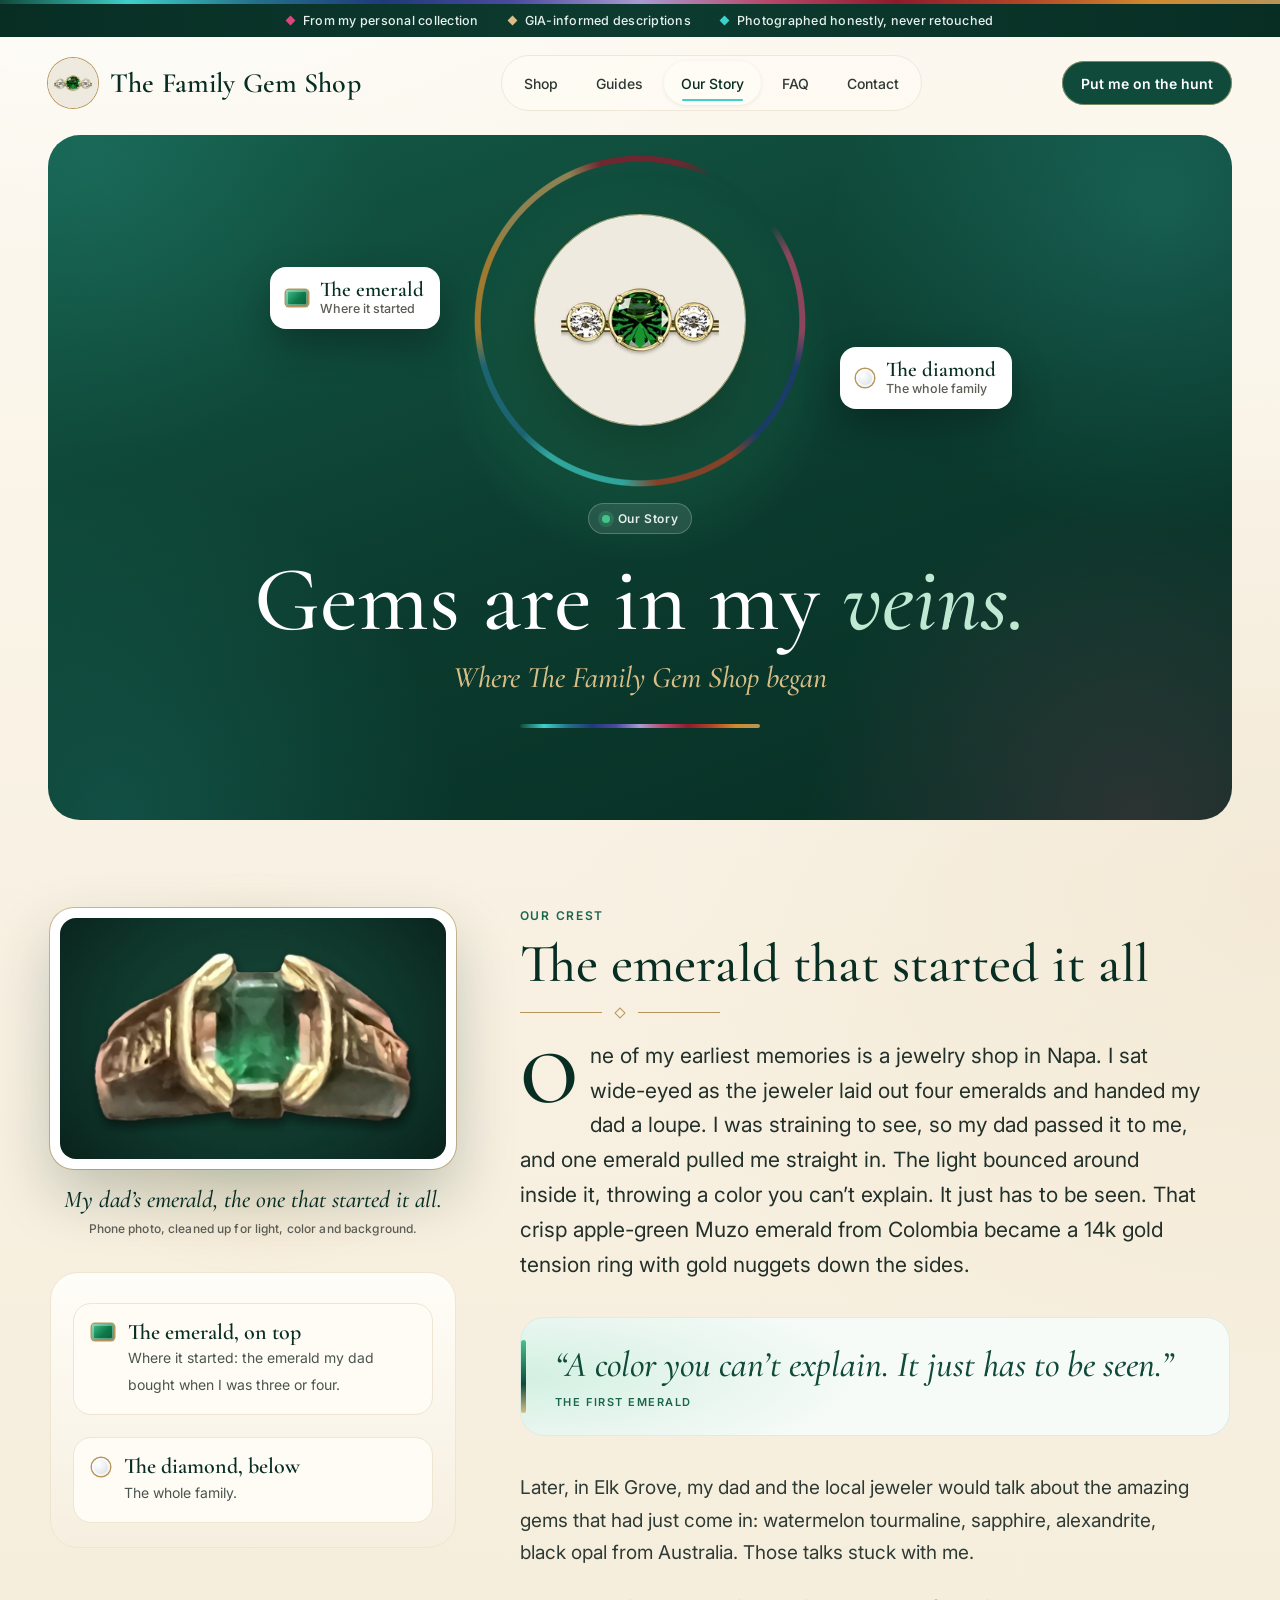
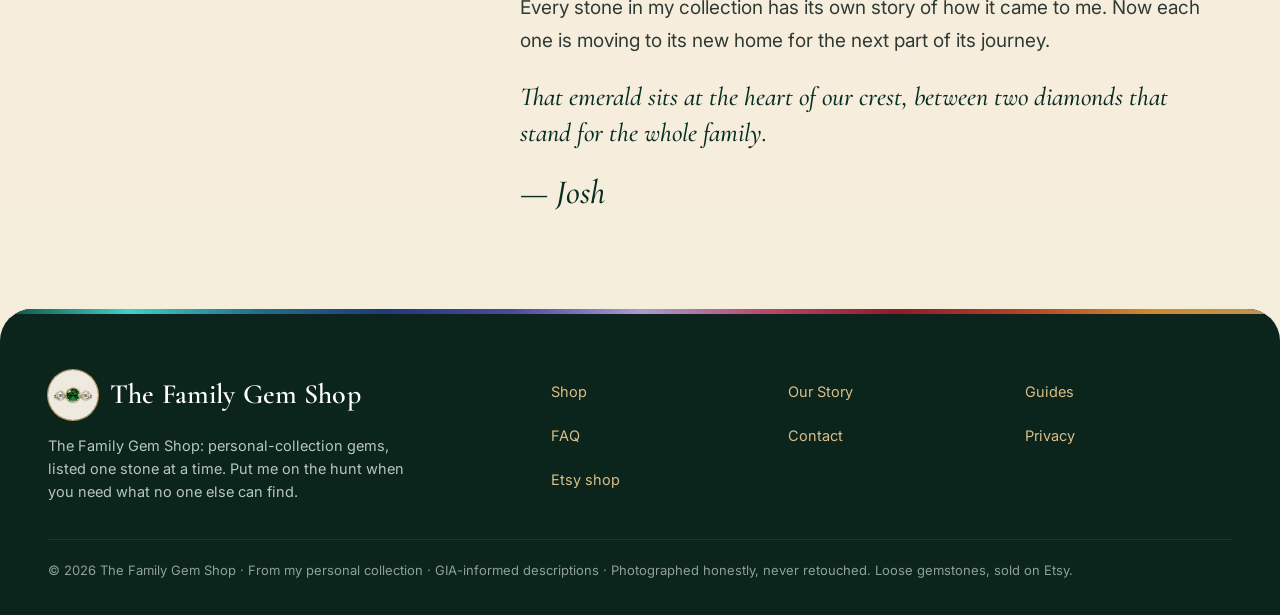
<file: about/index.html>
<!doctype html>
<html lang="en">
<head>
<meta charset="utf-8">
<meta name="viewport" content="width=device-width,initial-scale=1">
<title>Our Story: The Family Emerald Behind The Family Gem Shop</title>
<meta name="description" content="How The Family Gem Shop began: an emerald my dad bought when I was three or four, the ring it became, and the family crest it inspired. Our story, in short.">
<meta name="robots" content="index,follow,max-image-preview:large">
<link rel="canonical" href="https://thefamilygems.com/about/">
<meta name="theme-color" content="#0F4A3A">
<link rel="icon" href="../favicon.ico" sizes="32x32">
<link rel="icon" href="../favicon.svg" type="image/svg+xml">
<link rel="apple-touch-icon" href="../apple-touch-icon.png">
<link rel="manifest" href="../site.webmanifest">
<meta property="og:type" content="website">
<meta property="og:site_name" content="The Family Gem Shop">
<meta property="og:title" content="Our Story: The Family Emerald Behind The Family Gem Shop">
<meta property="og:description" content="How The Family Gem Shop began: an emerald my dad bought when I was three or four, the ring it became, and the family crest it inspired. Our story, in short.">
<meta property="og:url" content="https://thefamilygems.com/about/">
<meta property="og:image" content="https://thefamilygems.com/img/og/og-about.jpg">
<meta property="og:image:width" content="1200">
<meta property="og:image:height" content="630">
<meta property="og:image:alt" content="The Family Gem Shop crest and the family emerald ring on a cream background">
<meta property="og:locale" content="en_US">
<meta name="twitter:card" content="summary_large_image">
<meta name="twitter:title" content="Our Story: The Family Emerald Behind The Family Gem Shop">
<meta name="twitter:description" content="How The Family Gem Shop began: an emerald my dad bought when I was three or four, the ring it became, and the family crest it inspired. Our story, in short.">
<meta name="twitter:image" content="https://thefamilygems.com/img/og/og-about.jpg">
<meta name="twitter:image:alt" content="The Family Gem Shop crest and the family emerald ring on a cream background">
<link rel="preload" href="../fonts/inter-var.woff2" as="font" type="font/woff2" crossorigin>
<link rel="preload" href="../fonts/cormorant-var.woff2" as="font" type="font/woff2" crossorigin>
<link rel="stylesheet" href="../f.css">
<script type="application/ld+json">{"@context":"https://schema.org","@graph":[{"@type":"Organization","@id":"https://thefamilygems.com/#org","name":"The Family Gem Shop","url":"https://thefamilygems.com/","logo":"https://thefamilygems.com/img/logo-512.png","description":"Loose gemstones from one family's personal collection, photographed honestly and listed one stone at a time on Etsy.","sameAs":["https://www.etsy.com/shop/TheFamilyGemShop"]},{"@type":"WebSite","@id":"https://thefamilygems.com/#website","name":"The Family Gem Shop","url":"https://thefamilygems.com/","publisher":{"@id":"https://thefamilygems.com/#org"},"inLanguage":"en-US"}]}</script><script type="application/ld+json">{"@context":"https://schema.org","@type":"BreadcrumbList","itemListElement":[{"@type":"ListItem","position":1,"name":"Home","item":"https://thefamilygems.com/"},{"@type":"ListItem","position":2,"name":"Our Story","item":"https://thefamilygems.com/about/"}]}</script>
</head>
<body>
<a class="skip" href="#main">Skip to content</a><div class="spec-line"></div><div class="ann" role="region" aria-label="How we describe stones"><span style="--c:#D9487A">From my personal collection</span><span style="--c:#D9BE87">GIA-informed descriptions</span><span style="--c:#3FD0C9">Photographed honestly, never retouched</span></div><header><a class="brand" href="../"><img src="../img/crest-128.jpg" srcset="../img/crest-128.jpg 2x, ../img/crest-160.jpg 3x" width="50" height="50" alt=""><span class="nm">The Family Gem Shop</span></a><nav class="nav" aria-label="Main"><a href="../shop/">Shop</a><a href="../guides/">Guides</a><a href="../about/" class="on" aria-current="page">Our Story</a><a href="../faq/">FAQ</a><a href="../contact/">Contact</a></nav><div class="hd-r"><a class="ask" href="../contact/">Put me on the hunt</a><details class="mnav"><summary><b aria-hidden="true"></b>Menu</summary><nav aria-label="Mobile"><a href="../shop/">Shop</a><a href="../guides/">Guides</a><a href="../about/" class="on" aria-current="page">Our Story</a><a href="../faq/">FAQ</a><a href="../contact/">Contact</a></nav></details></div></header>
<main id="main" class="f">
<div class="wrap">
<section class="shero"><div class="rg"></div><picture><source type="image/webp" srcset="../img/crest-280.webp 280w, ../img/crest-380.webp 380w, ../img/crest-560.webp 560w, ../img/crest-840.webp 840w" sizes="(max-width:820px) 140px, 210px"><img class="cr" src="../img/crest-280.jpg" srcset="../img/crest-280.jpg 280w, ../img/crest-380.jpg 380w, ../img/crest-560.jpg 560w, ../img/crest-840.jpg 840w" sizes="(max-width:820px) 140px, 210px" width="210" height="210" alt="The Family Gem Shop crest: an emerald between two diamonds on a gold bar"></picture>
<div class="ft l"><i class="gem-e"></i><div><b>The emerald</b>Where it started</div></div><div class="ft r"><i class="gem-d"></i><div><b>The diamond</b>The whole family</div></div><span class="pill" style="--c:#46C38A"><i></i>Our Story</span>
<h1>Gems are in my <em>veins.</em></h1><div class="sub">Where The Family Gem Shop began</div><div class="sp2"></div></section>
<section class="sbody ed"><div class="side"><figure class="ringfig"><div class="rf"><img src="../img/our-story-ring-800.jpg" srcset="../img/our-story-ring-400.jpg 400w, ../img/our-story-ring-800.jpg 800w, ../img/our-story-ring-1600.jpg 1600w" sizes="(max-width:820px) 92vw, 440px" width="800" height="500" loading="lazy" decoding="async" alt="My dad’s 14k gold tension ring: a green emerald held in the tension head, gold nuggets along the sides"></div><figcaption>My dad’s emerald, the one that started it all.<small>Phone photo, cleaned up for light, color and background.</small></figcaption></figure>
<div class="legendcard slim"><div class="row"><i class="gem-e"></i><div><b>The emerald, on top</b><span>Where it started: the emerald my dad bought when I was three or four.</span></div></div>
<div class="row"><i class="gem-d"></i><div><b>The diamond, below</b><span>The whole family.</span></div></div></div></div>
<div class="txt"><div class="label">Our crest</div><h2>The emerald that started it all</h2><div class="rule" style="margin-left:0"><i></i></div>
<p class="long lede">One of my earliest memories is a jewelry shop in Napa. I sat wide-eyed as the jeweler laid out four emeralds and handed my dad a loupe. I was straining to see, so my dad passed it to me, and one emerald pulled me straight in. The light bounced around inside it, throwing a color you can’t explain. It just has to be seen. That crisp apple-green Muzo emerald from Colombia became a 14k gold tension ring with gold nuggets down the sides.</p>
<blockquote class="pq"><q>A color you can’t explain. It just has to be seen.</q><span>The first emerald</span></blockquote>
<p class="long">Later, in Elk Grove, my dad and the local jeweler would talk about the amazing gems that had just come in: watermelon tourmaline, sapphire, alexandrite, black opal from Australia. Those talks stuck with me.</p><p class="long">Every stone in my collection has its own story of how it came to me. Now each one is moving to its new home for the next part of its journey.</p><p class="long close">That emerald sits at the heart of our crest, between two diamonds that stand for the whole family.</p><div class="sig">— Josh</div></div></section>
</div>
</main>
<footer><div class="spec-line"></div><div class="fg"><div><a class="brand" href="../"><img src="../img/crest-128.jpg" srcset="../img/crest-128.jpg 2x, ../img/crest-160.jpg 3x" width="50" height="50" alt=""><span class="nm">The Family Gem Shop</span></a><p>The Family Gem Shop: personal-collection gems, listed one stone at a time. Put me on the hunt when you need what no one else can find.</p></div><nav class="fl" aria-label="Footer"><a href="../shop/">Shop</a><a href="../about/">Our Story</a><a href="../guides/">Guides</a><a href="../faq/">FAQ</a><a href="../contact/">Contact</a><a href="../privacy/">Privacy</a><a href="https://www.etsy.com/shop/TheFamilyGemShop" rel="noopener">Etsy shop</a></nav></div><div class="copy">&copy; 2026 The Family Gem Shop · From my personal collection · GIA-informed descriptions · Photographed honestly, never retouched. Loose gemstones, sold on Etsy.</div></footer>
</body>
</html>
</file>
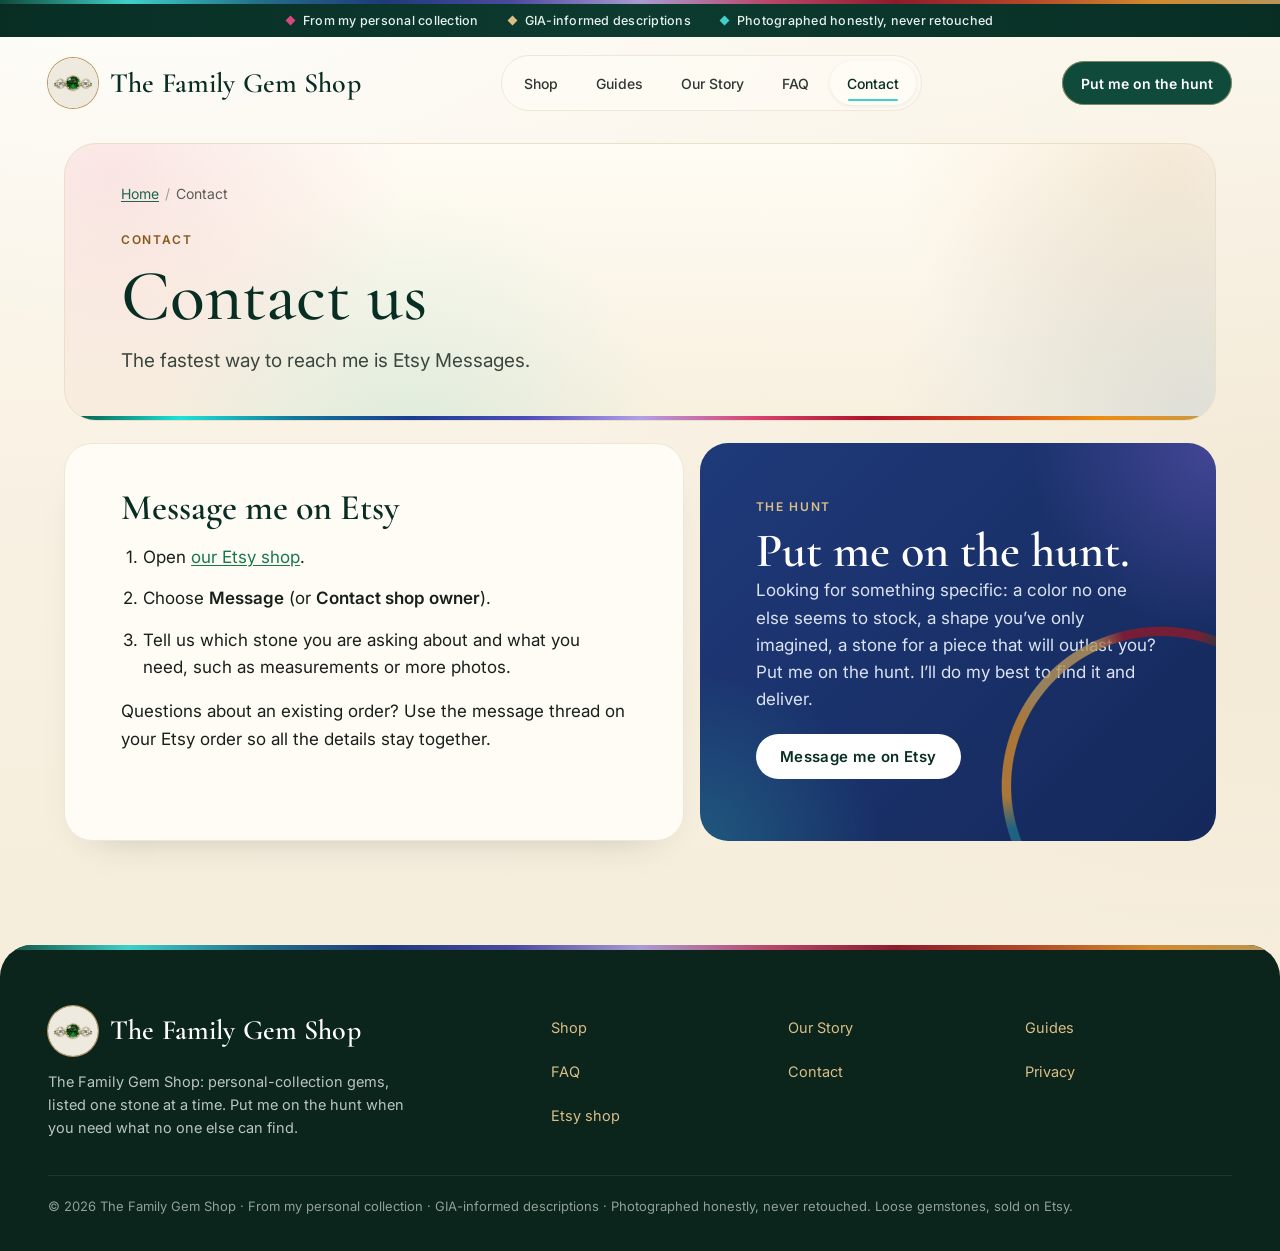
<file: contact/index.html>
<!doctype html>
<html lang="en">
<head>
<meta charset="utf-8">
<meta name="viewport" content="width=device-width,initial-scale=1">
<title>Contact The Family Gem Shop | Questions About a Gemstone</title>
<meta name="description" content="Questions about a loose gemstone, its measurements or an order? Message The Family Gem Shop on Etsy, or put me on the hunt for the stone you have in mind.">
<meta name="robots" content="index,follow,max-image-preview:large">
<link rel="canonical" href="https://thefamilygems.com/contact/">
<meta name="theme-color" content="#0F4A3A">
<link rel="icon" href="../favicon.ico" sizes="32x32">
<link rel="icon" href="../favicon.svg" type="image/svg+xml">
<link rel="apple-touch-icon" href="../apple-touch-icon.png">
<link rel="manifest" href="../site.webmanifest">
<meta property="og:type" content="website">
<meta property="og:site_name" content="The Family Gem Shop">
<meta property="og:title" content="Contact The Family Gem Shop | Questions About a Gemstone">
<meta property="og:description" content="Questions about a loose gemstone, its measurements or an order? Message The Family Gem Shop on Etsy, or put me on the hunt for the stone you have in mind.">
<meta property="og:url" content="https://thefamilygems.com/contact/">
<meta property="og:image" content="https://thefamilygems.com/img/og/og-default.jpg">
<meta property="og:image:width" content="1200">
<meta property="og:image:height" content="630">
<meta property="og:image:alt" content="The Family Gem Shop crest with loose gemstones from the collection on a cream background">
<meta property="og:locale" content="en_US">
<meta name="twitter:card" content="summary_large_image">
<meta name="twitter:title" content="Contact The Family Gem Shop | Questions About a Gemstone">
<meta name="twitter:description" content="Questions about a loose gemstone, its measurements or an order? Message The Family Gem Shop on Etsy, or put me on the hunt for the stone you have in mind.">
<meta name="twitter:image" content="https://thefamilygems.com/img/og/og-default.jpg">
<meta name="twitter:image:alt" content="The Family Gem Shop crest with loose gemstones from the collection on a cream background">
<link rel="preload" href="../fonts/inter-var.woff2" as="font" type="font/woff2" crossorigin>
<link rel="preload" href="../fonts/cormorant-var.woff2" as="font" type="font/woff2" crossorigin>
<link rel="stylesheet" href="../f.css">
<script type="application/ld+json">{"@context":"https://schema.org","@graph":[{"@type":"Organization","@id":"https://thefamilygems.com/#org","name":"The Family Gem Shop","url":"https://thefamilygems.com/","logo":"https://thefamilygems.com/img/logo-512.png","description":"Loose gemstones from one family's personal collection, photographed honestly and listed one stone at a time on Etsy.","sameAs":["https://www.etsy.com/shop/TheFamilyGemShop"]},{"@type":"WebSite","@id":"https://thefamilygems.com/#website","name":"The Family Gem Shop","url":"https://thefamilygems.com/","publisher":{"@id":"https://thefamilygems.com/#org"},"inLanguage":"en-US"}]}</script><script type="application/ld+json">{"@context":"https://schema.org","@type":"BreadcrumbList","itemListElement":[{"@type":"ListItem","position":1,"name":"Home","item":"https://thefamilygems.com/"},{"@type":"ListItem","position":2,"name":"Contact","item":"https://thefamilygems.com/contact/"}]}</script>
</head>
<body>
<a class="skip" href="#main">Skip to content</a><div class="spec-line"></div><div class="ann" role="region" aria-label="How we describe stones"><span style="--c:#D9487A">From my personal collection</span><span style="--c:#D9BE87">GIA-informed descriptions</span><span style="--c:#3FD0C9">Photographed honestly, never retouched</span></div><header><a class="brand" href="../"><img src="../img/crest-128.jpg" srcset="../img/crest-128.jpg 2x, ../img/crest-160.jpg 3x" width="50" height="50" alt=""><span class="nm">The Family Gem Shop</span></a><nav class="nav" aria-label="Main"><a href="../shop/">Shop</a><a href="../guides/">Guides</a><a href="../about/">Our Story</a><a href="../faq/">FAQ</a><a href="../contact/" class="on" aria-current="page">Contact</a></nav><div class="hd-r"><a class="ask" href="../contact/">Put me on the hunt</a><details class="mnav"><summary><b aria-hidden="true"></b>Menu</summary><nav aria-label="Mobile"><a href="../shop/">Shop</a><a href="../guides/">Guides</a><a href="../about/">Our Story</a><a href="../faq/">FAQ</a><a href="../contact/" class="on" aria-current="page">Contact</a></nav></details></div></header>
<main id="main" class="std">
<div class="wrap">
<section class="phead"><nav class="crumbs" aria-label="Breadcrumb"><ol><li><a href="../">Home</a></li><li aria-current="page">Contact</li></ol></nav><div class="label" style="color:#D08A2E">Contact</div><h1>Contact us</h1><p class="lead">The fastest way to reach me is Etsy Messages.</p><div class="sp3"></div></section>
<div class="duo2"><div class="sheet prose">
  <h2>Message me on Etsy</h2>
  <ol>
    <li>Open <a href="https://www.etsy.com/shop/TheFamilyGemShop" rel="noopener">our Etsy shop</a>.</li>
    <li>Choose <strong>Message</strong> (or <strong>Contact shop owner</strong>).</li>
    <li>Tell us which stone you are asking about and what you need, such as measurements or more photos.</li>
  </ol>
  <!-- PLACEHOLDER: set CONFIG['email'] once a business inbox exists -->
  <p>Questions about an existing order? Use the message thread on your Etsy order so all the details stay together.</p>
</div>
<div class="huntc"><div class="label" style="color:var(--golds)">The Hunt</div><h2>Put me on the hunt.</h2><p>Looking for something specific: a color no one else seems to stock, a shape you’ve only imagined, a stone for a piece that will outlast you? Put me on the hunt. I’ll do my best to find it and deliver.</p><a class="btn rnd white" href="https://www.etsy.com/shop/TheFamilyGemShop" rel="noopener">Message me on Etsy</a><div class="rg"></div></div></div>
</div>

</main>
<footer><div class="spec-line"></div><div class="fg"><div><a class="brand" href="../"><img src="../img/crest-128.jpg" srcset="../img/crest-128.jpg 2x, ../img/crest-160.jpg 3x" width="50" height="50" alt=""><span class="nm">The Family Gem Shop</span></a><p>The Family Gem Shop: personal-collection gems, listed one stone at a time. Put me on the hunt when you need what no one else can find.</p></div><nav class="fl" aria-label="Footer"><a href="../shop/">Shop</a><a href="../about/">Our Story</a><a href="../guides/">Guides</a><a href="../faq/">FAQ</a><a href="../contact/">Contact</a><a href="../privacy/">Privacy</a><a href="https://www.etsy.com/shop/TheFamilyGemShop" rel="noopener">Etsy shop</a></nav></div><div class="copy">&copy; 2026 The Family Gem Shop · From my personal collection · GIA-informed descriptions · Photographed honestly, never retouched. Loose gemstones, sold on Etsy.</div></footer>
</body>
</html>
</file>
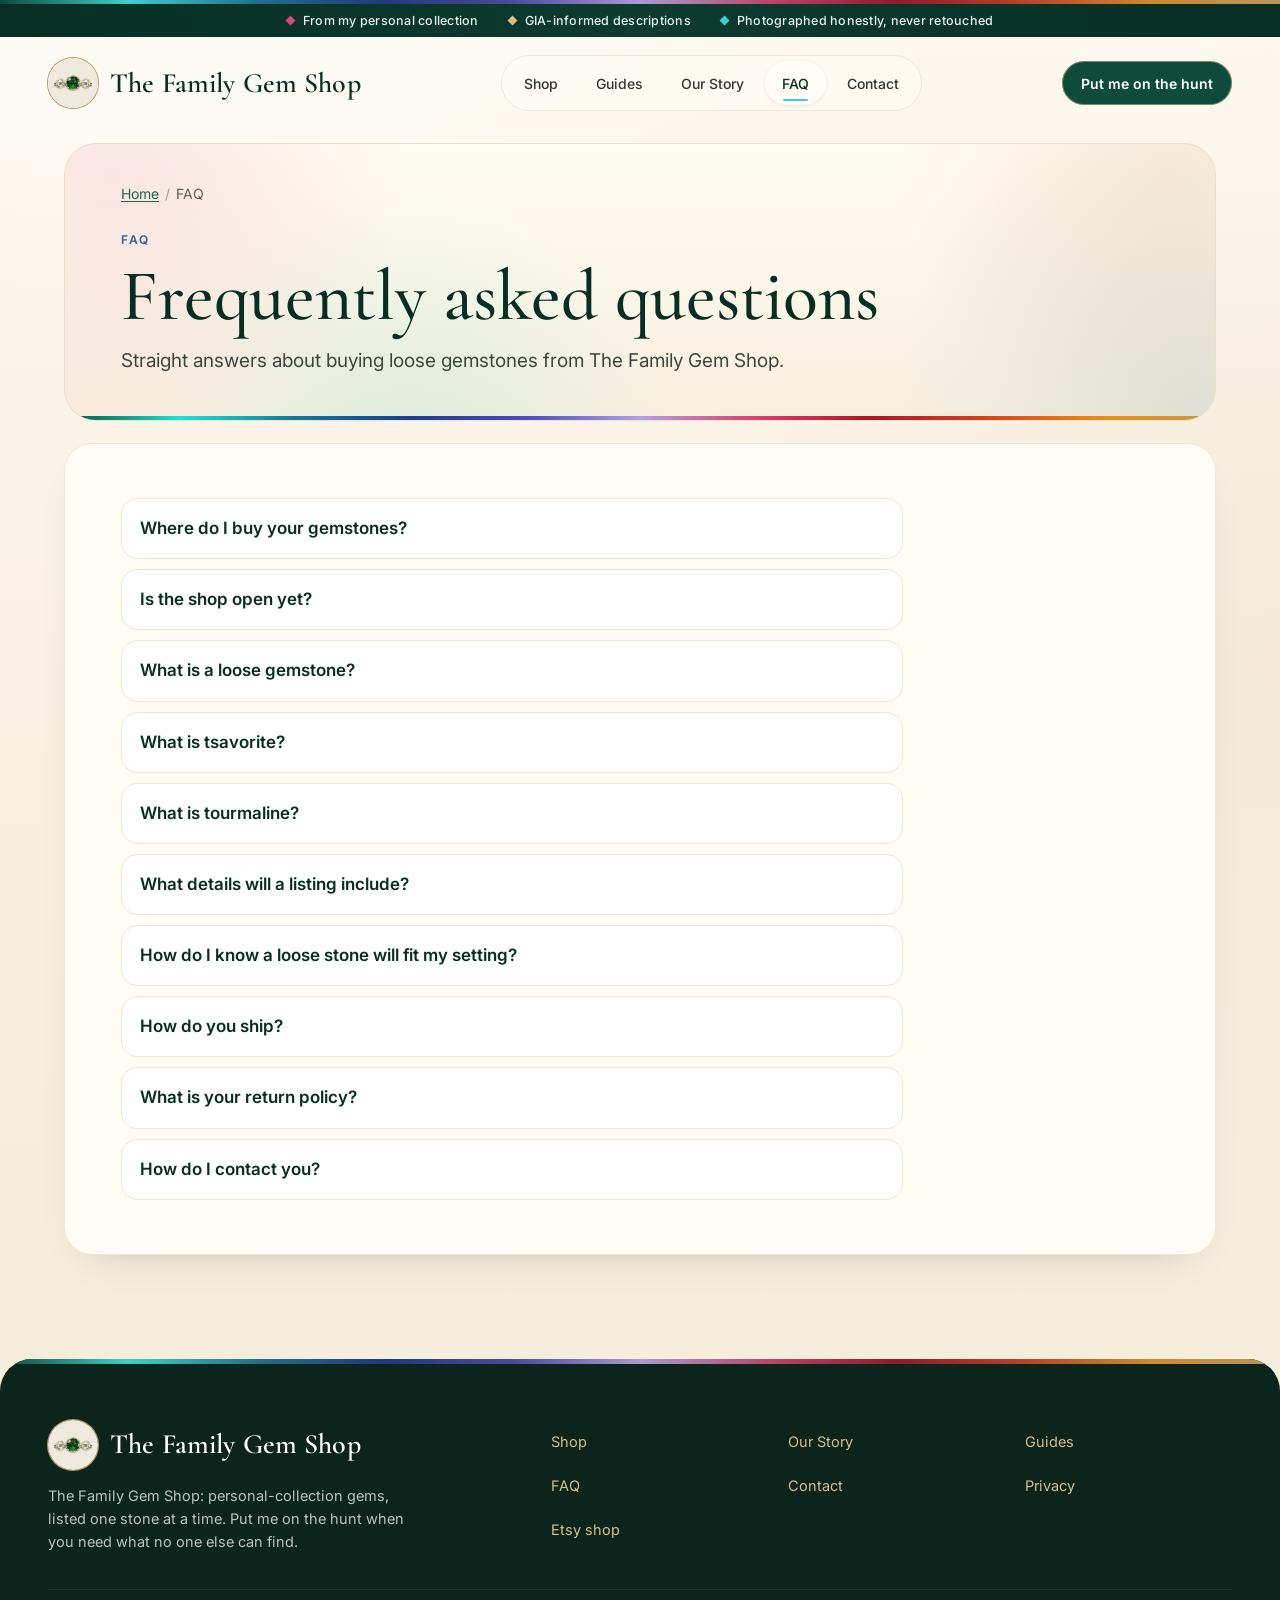
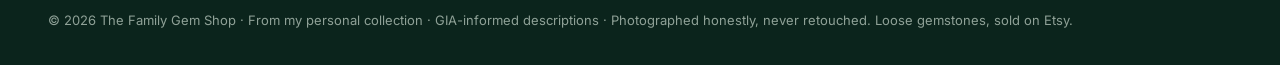
<file: faq/index.html>
<!doctype html>
<html lang="en">
<head>
<meta charset="utf-8">
<meta name="viewport" content="width=device-width,initial-scale=1">
<title>FAQ: Buying Loose Gemstones on Etsy | The Family Gem Shop</title>
<meta name="description" content="How buying from The Family Gem Shop works: Etsy checkout, what Tsavorite Garnet and tourmaline are, fitting a loose stone to a setting, shipping and returns.">
<meta name="robots" content="index,follow,max-image-preview:large">
<link rel="canonical" href="https://thefamilygems.com/faq/">
<meta name="theme-color" content="#0F4A3A">
<link rel="icon" href="../favicon.ico" sizes="32x32">
<link rel="icon" href="../favicon.svg" type="image/svg+xml">
<link rel="apple-touch-icon" href="../apple-touch-icon.png">
<link rel="manifest" href="../site.webmanifest">
<meta property="og:type" content="website">
<meta property="og:site_name" content="The Family Gem Shop">
<meta property="og:title" content="FAQ: Buying Loose Gemstones on Etsy | The Family Gem Shop">
<meta property="og:description" content="How buying from The Family Gem Shop works: Etsy checkout, what Tsavorite Garnet and tourmaline are, fitting a loose stone to a setting, shipping and returns.">
<meta property="og:url" content="https://thefamilygems.com/faq/">
<meta property="og:image" content="https://thefamilygems.com/img/og/og-default.jpg">
<meta property="og:image:width" content="1200">
<meta property="og:image:height" content="630">
<meta property="og:image:alt" content="The Family Gem Shop crest with loose gemstones from the collection on a cream background">
<meta property="og:locale" content="en_US">
<meta name="twitter:card" content="summary_large_image">
<meta name="twitter:title" content="FAQ: Buying Loose Gemstones on Etsy | The Family Gem Shop">
<meta name="twitter:description" content="How buying from The Family Gem Shop works: Etsy checkout, what Tsavorite Garnet and tourmaline are, fitting a loose stone to a setting, shipping and returns.">
<meta name="twitter:image" content="https://thefamilygems.com/img/og/og-default.jpg">
<meta name="twitter:image:alt" content="The Family Gem Shop crest with loose gemstones from the collection on a cream background">
<link rel="preload" href="../fonts/inter-var.woff2" as="font" type="font/woff2" crossorigin>
<link rel="preload" href="../fonts/cormorant-var.woff2" as="font" type="font/woff2" crossorigin>
<link rel="stylesheet" href="../f.css">
<script type="application/ld+json">{"@context":"https://schema.org","@graph":[{"@type":"Organization","@id":"https://thefamilygems.com/#org","name":"The Family Gem Shop","url":"https://thefamilygems.com/","logo":"https://thefamilygems.com/img/logo-512.png","description":"Loose gemstones from one family's personal collection, photographed honestly and listed one stone at a time on Etsy.","sameAs":["https://www.etsy.com/shop/TheFamilyGemShop"]},{"@type":"WebSite","@id":"https://thefamilygems.com/#website","name":"The Family Gem Shop","url":"https://thefamilygems.com/","publisher":{"@id":"https://thefamilygems.com/#org"},"inLanguage":"en-US"}]}</script><script type="application/ld+json">{"@context":"https://schema.org","@type":"BreadcrumbList","itemListElement":[{"@type":"ListItem","position":1,"name":"Home","item":"https://thefamilygems.com/"},{"@type":"ListItem","position":2,"name":"FAQ","item":"https://thefamilygems.com/faq/"}]}</script><script type="application/ld+json">{"@context":"https://schema.org","@type":"FAQPage","mainEntity":[{"@type":"Question","name":"Where do I buy your gemstones?","acceptedAnswer":{"@type":"Answer","text":"All purchases happen through our Etsy shop, <a href=\"https://www.etsy.com/shop/TheFamilyGemShop\" rel=\"noopener\">TheFamilyGemShop</a>. Etsy handles checkout and payment, so you can pay with the methods Etsy supports."}},{"@type":"Question","name":"Is the shop open yet?","acceptedAnswer":{"@type":"Answer","text":"Browse our gemstone listings on Etsy: <a href=\"https://www.etsy.com/shop/TheFamilyGemShop\" rel=\"noopener\">TheFamilyGemShop</a>."}},{"@type":"Question","name":"What is a loose gemstone?","acceptedAnswer":{"@type":"Answer","text":"A loose gemstone is a cut and polished stone that is not set in jewelry yet. You or your jeweler choose the setting, metal and design, which makes loose stones popular for custom engagement rings, pendants and heirloom pieces."}},{"@type":"Question","name":"What is tsavorite?","acceptedAnswer":{"@type":"Answer","text":"Tsavorite is the green variety of grossular garnet, found in East Africa (Kenya and Tanzania). It rates about 7 to 7.5 on the Mohs hardness scale and is prized for its bright, saturated green. Read our <a href=\"https://thefamilygems.com/guides/tsavorite-garnet-buying-guide/\">tsavorite buying guide</a> to learn more."}},{"@type":"Question","name":"What is tourmaline?","acceptedAnswer":{"@type":"Answer","text":"Not one mineral but a whole family of borosilicates; elbaite gives us most gem tourmaline. It has one of the widest color ranges of any gem, and one crystal can grow pink at the core and green at the rim. Iron makes it green to blue; manganese makes it pink. Hardness 7 to 7.5 (GIA). See the tourmalines in the <a href=\"https://thefamilygems.com/shop/\">shop</a>."}},{"@type":"Question","name":"What details will a listing include?","acceptedAnswer":{"@type":"Answer","text":"Each listing is meant to show the gemstone type, carat weight, measurements in millimeters, shape, origin when known, and any known treatment, along with clear photos. If something you need is missing, message us on Etsy before you buy."}},{"@type":"Question","name":"How do I know a loose stone will fit my setting?","acceptedAnswer":{"@type":"Answer","text":"Settings are made for a stone's millimeter measurements, not just its carat weight. Share the length, width and depth from the listing with your jeweler before you buy, or ask us on Etsy for exact measurements."}},{"@type":"Question","name":"How do you ship?","acceptedAnswer":{"@type":"Answer","text":"Shipping options, costs and delivery estimates are shown on each Etsy listing at checkout. We plan to ship gemstones with tracking and insurance."}},{"@type":"Question","name":"What is your return policy?","acceptedAnswer":{"@type":"Answer","text":"Returns and exchanges follow the policy shown on each Etsy listing. Please read it before you buy, and message us on Etsy with any questions."}},{"@type":"Question","name":"How do I contact you?","acceptedAnswer":{"@type":"Answer","text":"The quickest way is Etsy Messages: open <a href=\"https://www.etsy.com/shop/TheFamilyGemShop\" rel=\"noopener\">our Etsy shop</a> and choose \"Message\" or \"Contact shop owner\"."}}]}</script>
</head>
<body>
<a class="skip" href="#main">Skip to content</a><div class="spec-line"></div><div class="ann" role="region" aria-label="How we describe stones"><span style="--c:#D9487A">From my personal collection</span><span style="--c:#D9BE87">GIA-informed descriptions</span><span style="--c:#3FD0C9">Photographed honestly, never retouched</span></div><header><a class="brand" href="../"><img src="../img/crest-128.jpg" srcset="../img/crest-128.jpg 2x, ../img/crest-160.jpg 3x" width="50" height="50" alt=""><span class="nm">The Family Gem Shop</span></a><nav class="nav" aria-label="Main"><a href="../shop/">Shop</a><a href="../guides/">Guides</a><a href="../about/">Our Story</a><a href="../faq/" class="on" aria-current="page">FAQ</a><a href="../contact/">Contact</a></nav><div class="hd-r"><a class="ask" href="../contact/">Put me on the hunt</a><details class="mnav"><summary><b aria-hidden="true"></b>Menu</summary><nav aria-label="Mobile"><a href="../shop/">Shop</a><a href="../guides/">Guides</a><a href="../about/">Our Story</a><a href="../faq/" class="on" aria-current="page">FAQ</a><a href="../contact/">Contact</a></nav></details></div></header>
<main id="main" class="std">
<div class="wrap">
<section class="phead"><nav class="crumbs" aria-label="Breadcrumb"><ol><li><a href="../">Home</a></li><li aria-current="page">FAQ</li></ol></nav><div class="label" style="color:#2E6FB0">FAQ</div><h1>Frequently asked questions</h1><p class="lead">Straight answers about buying loose gemstones from The Family Gem Shop.</p><div class="sp3"></div></section>
<div class="sheet prose faqs"><details><summary>Where do I buy your gemstones?</summary><p>All purchases happen through our Etsy shop, <a href="https://www.etsy.com/shop/TheFamilyGemShop" rel="noopener">TheFamilyGemShop</a>. Etsy handles checkout and payment, so you can pay with the methods Etsy supports.</p></details><details><summary>Is the shop open yet?</summary><p>Browse our gemstone listings on Etsy: <a href="https://www.etsy.com/shop/TheFamilyGemShop" rel="noopener">TheFamilyGemShop</a>.</p></details><details><summary>What is a loose gemstone?</summary><p>A loose gemstone is a cut and polished stone that is not set in jewelry yet. You or your jeweler choose the setting, metal and design, which makes loose stones popular for custom engagement rings, pendants and heirloom pieces.</p></details><details><summary>What is tsavorite?</summary><p>Tsavorite is the green variety of grossular garnet, found in East Africa (Kenya and Tanzania). It rates about 7 to 7.5 on the Mohs hardness scale and is prized for its bright, saturated green. Read our <a href="../guides/tsavorite-garnet-buying-guide/">tsavorite buying guide</a> to learn more.</p></details><details><summary>What is tourmaline?</summary><p>Not one mineral but a whole family of borosilicates; elbaite gives us most gem tourmaline. It has one of the widest color ranges of any gem, and one crystal can grow pink at the core and green at the rim. Iron makes it green to blue; manganese makes it pink. Hardness 7 to 7.5 (GIA). See the tourmalines in the <a href="../shop/">shop</a>.</p></details><details><summary>What details will a listing include?</summary><p>Each listing is meant to show the gemstone type, carat weight, measurements in millimeters, shape, origin when known, and any known treatment, along with clear photos. If something you need is missing, message us on Etsy before you buy.</p></details><details><summary>How do I know a loose stone will fit my setting?</summary><p>Settings are made for a stone's millimeter measurements, not just its carat weight. Share the length, width and depth from the listing with your jeweler before you buy, or ask us on Etsy for exact measurements.</p></details><details><summary>How do you ship?</summary><p>Shipping options, costs and delivery estimates are shown on each Etsy listing at checkout. We plan to ship gemstones with tracking and insurance.</p></details><details><summary>What is your return policy?</summary><p>Returns and exchanges follow the policy shown on each Etsy listing. Please read it before you buy, and message us on Etsy with any questions.</p></details><details><summary>How do I contact you?</summary><p>The quickest way is Etsy Messages: open <a href="https://www.etsy.com/shop/TheFamilyGemShop" rel="noopener">our Etsy shop</a> and choose "Message" or "Contact shop owner".</p></details></div>
</div>

</main>
<footer><div class="spec-line"></div><div class="fg"><div><a class="brand" href="../"><img src="../img/crest-128.jpg" srcset="../img/crest-128.jpg 2x, ../img/crest-160.jpg 3x" width="50" height="50" alt=""><span class="nm">The Family Gem Shop</span></a><p>The Family Gem Shop: personal-collection gems, listed one stone at a time. Put me on the hunt when you need what no one else can find.</p></div><nav class="fl" aria-label="Footer"><a href="../shop/">Shop</a><a href="../about/">Our Story</a><a href="../guides/">Guides</a><a href="../faq/">FAQ</a><a href="../contact/">Contact</a><a href="../privacy/">Privacy</a><a href="https://www.etsy.com/shop/TheFamilyGemShop" rel="noopener">Etsy shop</a></nav></div><div class="copy">&copy; 2026 The Family Gem Shop · From my personal collection · GIA-informed descriptions · Photographed honestly, never retouched. Loose gemstones, sold on Etsy.</div></footer>
</body>
</html>
</file>
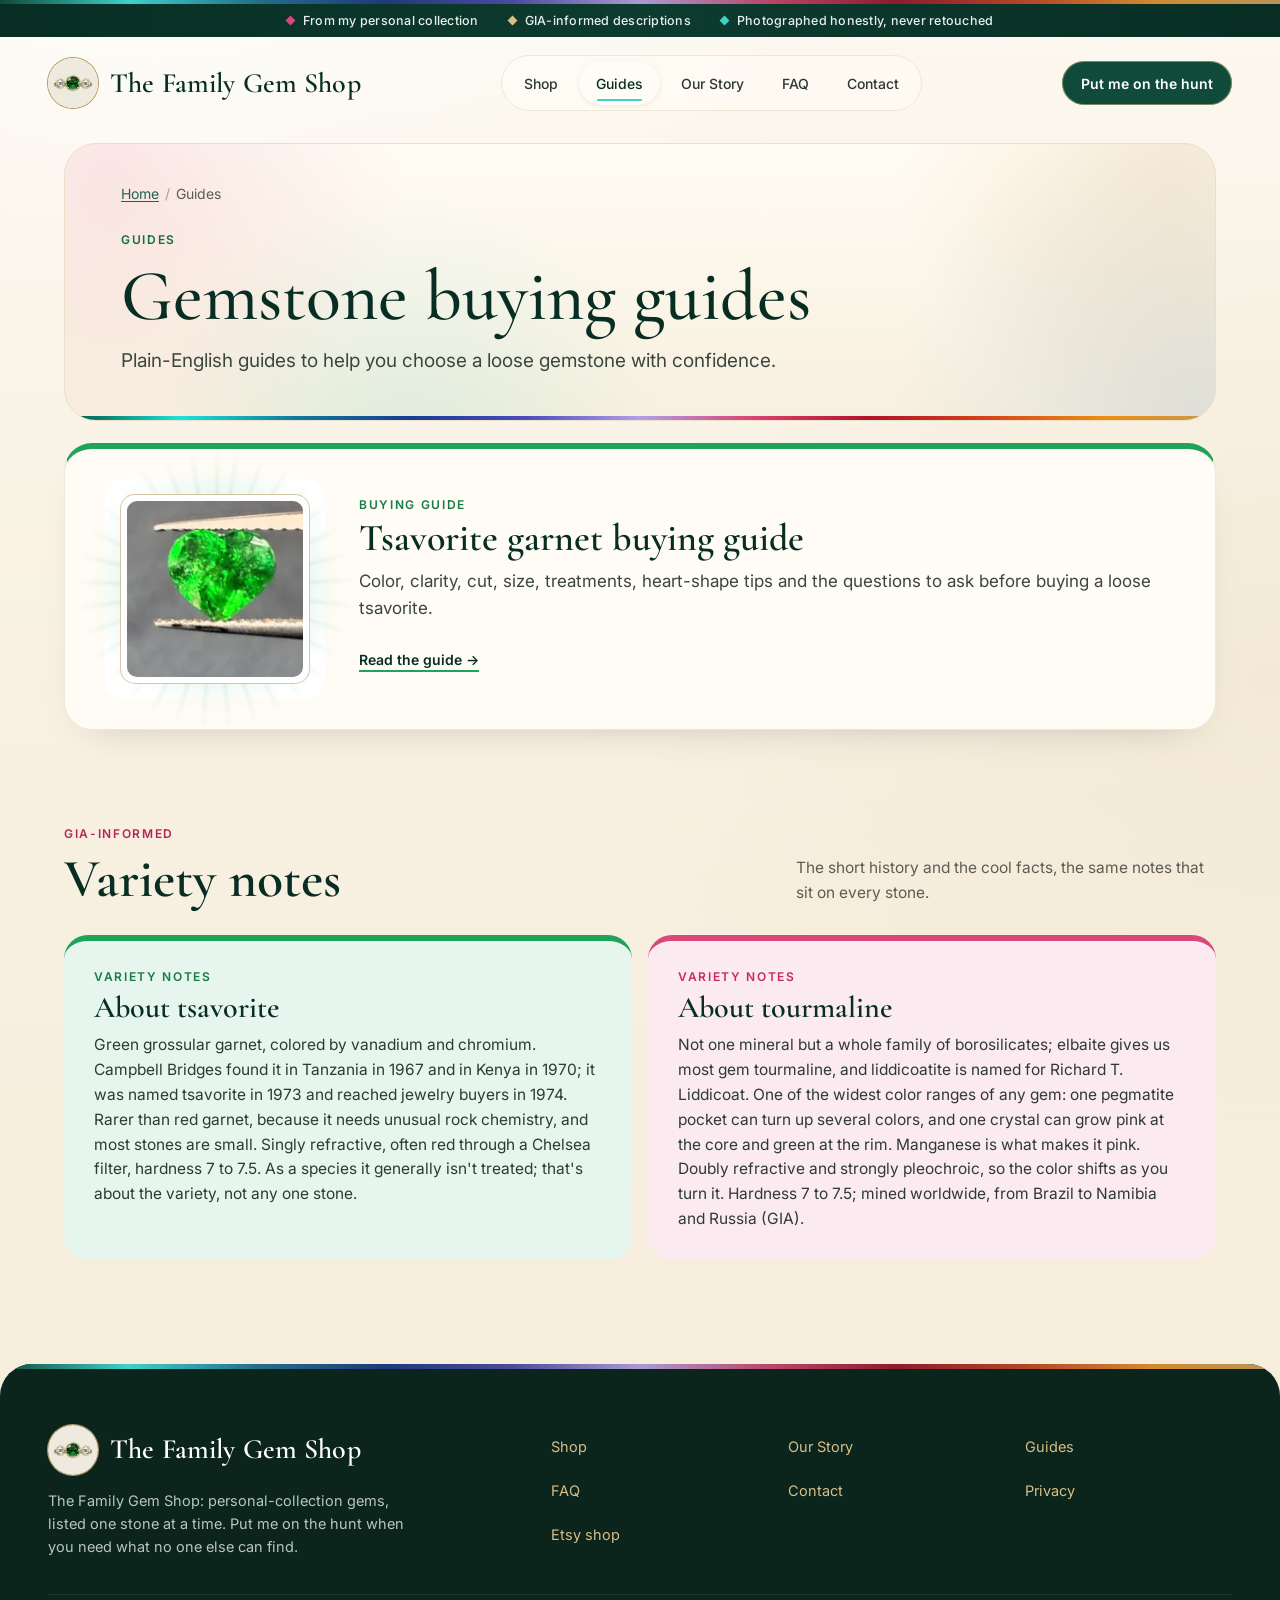
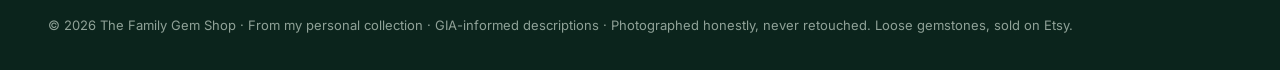
<file: guides/index.html>
<!doctype html>
<html lang="en">
<head>
<meta charset="utf-8">
<meta name="viewport" content="width=device-width,initial-scale=1">
<title>Gemstone Buying Guides &amp; Variety Notes | The Family Gem Shop</title>
<meta name="description" content="Plain-English guides to buying loose gemstones: a Tsavorite Garnet buying guide, plus the variety notes shown here for tsavorite and pink tourmaline.">
<meta name="robots" content="index,follow,max-image-preview:large">
<link rel="canonical" href="https://thefamilygems.com/guides/">
<meta name="theme-color" content="#0F4A3A">
<link rel="icon" href="../favicon.ico" sizes="32x32">
<link rel="icon" href="../favicon.svg" type="image/svg+xml">
<link rel="apple-touch-icon" href="../apple-touch-icon.png">
<link rel="manifest" href="../site.webmanifest">
<meta property="og:type" content="website">
<meta property="og:site_name" content="The Family Gem Shop">
<meta property="og:title" content="Gemstone Buying Guides &amp; Variety Notes | The Family Gem Shop">
<meta property="og:description" content="Plain-English guides to buying loose gemstones: a Tsavorite Garnet buying guide, plus the variety notes shown here for tsavorite and pink tourmaline.">
<meta property="og:url" content="https://thefamilygems.com/guides/">
<meta property="og:image" content="https://thefamilygems.com/img/og/og-guides.jpg">
<meta property="og:image:width" content="1200">
<meta property="og:image:height" content="630">
<meta property="og:image:alt" content="A heart-shaped Tsavorite Garnet and tourmalines on cream, for The Family Gem Shop buying guides">
<meta property="og:locale" content="en_US">
<meta name="twitter:card" content="summary_large_image">
<meta name="twitter:title" content="Gemstone Buying Guides &amp; Variety Notes | The Family Gem Shop">
<meta name="twitter:description" content="Plain-English guides to buying loose gemstones: a Tsavorite Garnet buying guide, plus the variety notes shown here for tsavorite and pink tourmaline.">
<meta name="twitter:image" content="https://thefamilygems.com/img/og/og-guides.jpg">
<meta name="twitter:image:alt" content="A heart-shaped Tsavorite Garnet and tourmalines on cream, for The Family Gem Shop buying guides">
<link rel="preload" href="../fonts/inter-var.woff2" as="font" type="font/woff2" crossorigin>
<link rel="preload" href="../fonts/cormorant-var.woff2" as="font" type="font/woff2" crossorigin>
<link rel="stylesheet" href="../f.css">
<script type="application/ld+json">{"@context":"https://schema.org","@graph":[{"@type":"Organization","@id":"https://thefamilygems.com/#org","name":"The Family Gem Shop","url":"https://thefamilygems.com/","logo":"https://thefamilygems.com/img/logo-512.png","description":"Loose gemstones from one family's personal collection, photographed honestly and listed one stone at a time on Etsy.","sameAs":["https://www.etsy.com/shop/TheFamilyGemShop"]},{"@type":"WebSite","@id":"https://thefamilygems.com/#website","name":"The Family Gem Shop","url":"https://thefamilygems.com/","publisher":{"@id":"https://thefamilygems.com/#org"},"inLanguage":"en-US"}]}</script><script type="application/ld+json">{"@context":"https://schema.org","@type":"BreadcrumbList","itemListElement":[{"@type":"ListItem","position":1,"name":"Home","item":"https://thefamilygems.com/"},{"@type":"ListItem","position":2,"name":"Guides","item":"https://thefamilygems.com/guides/"}]}</script>
</head>
<body>
<a class="skip" href="#main">Skip to content</a><div class="spec-line"></div><div class="ann" role="region" aria-label="How we describe stones"><span style="--c:#D9487A">From my personal collection</span><span style="--c:#D9BE87">GIA-informed descriptions</span><span style="--c:#3FD0C9">Photographed honestly, never retouched</span></div><header><a class="brand" href="../"><img src="../img/crest-128.jpg" srcset="../img/crest-128.jpg 2x, ../img/crest-160.jpg 3x" width="50" height="50" alt=""><span class="nm">The Family Gem Shop</span></a><nav class="nav" aria-label="Main"><a href="../shop/">Shop</a><a href="../guides/" class="on" aria-current="page">Guides</a><a href="../about/">Our Story</a><a href="../faq/">FAQ</a><a href="../contact/">Contact</a></nav><div class="hd-r"><a class="ask" href="../contact/">Put me on the hunt</a><details class="mnav"><summary><b aria-hidden="true"></b>Menu</summary><nav aria-label="Mobile"><a href="../shop/">Shop</a><a href="../guides/" class="on" aria-current="page">Guides</a><a href="../about/">Our Story</a><a href="../faq/">FAQ</a><a href="../contact/">Contact</a></nav></details></div></header>
<main id="main" class="std">
<div class="wrap">
<section class="phead"><nav class="crumbs" aria-label="Breadcrumb"><ol><li><a href="../">Home</a></li><li aria-current="page">Guides</li></ol></nav><div class="label" style="color:#187C45">Guides</div><h1>Gemstone buying guides</h1><p class="lead">Plain-English guides to help you choose a loose gemstone with confidence.</p><div class="sp3"></div></section>
<div class="glist"><a class="gcard" href="../guides/tsavorite-garnet-buying-guide/" style="--stone:#1FA35A;--stone-ink:#187C45;--stone-soft:#E6F5ED;--stone-line:#B1DFC5;--stone-glow:rgba(31,163,90,.22)"><div class="gpic"><div class="glow" style="--stone:#1FA35A;--stone-ink:#187C45;--stone-soft:#E6F5ED;--stone-line:#B1DFC5;--stone-glow:rgba(31,163,90,.22)"><div class="fr"><div class="photo"><picture><source type="image/webp" srcset="../img/sf-001-200.webp 200w, ../img/sf-001-400.webp 400w, ../img/sf-001-800.webp 800w" sizes="(max-width:820px) 40vw, 200px"><img src="../img/sf-001-400.jpg" srcset="../img/sf-001-200.jpg 200w, ../img/sf-001-400.jpg 400w, ../img/sf-001-800.jpg 800w" sizes="(max-width:820px) 40vw, 200px" width="400" height="400" loading="lazy" decoding="async" alt="Tsavorite Garnet, 1.19 ct heart (SF-001), in tweezers"></picture></div></div></div></div><div><div class="label" style="color:var(--stone-ink)">Buying guide</div><h2>Tsavorite garnet buying guide</h2><p>Color, clarity, cut, size, treatments, heart-shape tips and the questions to ask before buying a loose tsavorite.</p><span class="link">Read the guide →</span></div></a></div>
<section class="blk"><div class="sh"><div><div class="label" style="color:#C92A61">GIA-informed</div><h2>Variety notes</h2></div><p>The short history and the cool facts, the same notes that sit on every stone.</p></div><div class="vgrid"><div class="vnote" id="notes-tsavorite" style="--stone:#1FA35A;--stone-ink:#187C45;--stone-soft:#E6F5ED;--stone-line:#B1DFC5;--stone-glow:rgba(31,163,90,.22)"><div class="label" style="color:var(--stone-ink)">Variety notes</div><h3>About tsavorite</h3><p>Green grossular garnet, colored by vanadium and chromium. Campbell Bridges found it in Tanzania in 1967 and in Kenya in 1970; it was named tsavorite in 1973 and reached jewelry buyers in 1974. Rarer than red garnet, because it needs unusual rock chemistry, and most stones are small. Singly refractive, often red through a Chelsea filter, hardness 7 to 7.5. As a species it generally isn't treated; that's about the variety, not any one stone.</p></div><div class="vnote" id="notes-tourmaline" style="--stone:#D9487A;--stone-ink:#C92A61;--stone-soft:#FBEBF0;--stone-line:#F2BFD0;--stone-glow:rgba(217,72,122,.22)"><div class="label" style="color:var(--stone-ink)">Variety notes</div><h3>About tourmaline</h3><p>Not one mineral but a whole family of borosilicates; elbaite gives us most gem tourmaline, and liddicoatite is named for Richard T. Liddicoat. One of the widest color ranges of any gem: one pegmatite pocket can turn up several colors, and one crystal can grow pink at the core and green at the rim. Manganese is what makes it pink. Doubly refractive and strongly pleochroic, so the color shifts as you turn it. Hardness 7 to 7.5; mined worldwide, from Brazil to Namibia and Russia (GIA).</p></div></div></section>
</div>

</main>
<footer><div class="spec-line"></div><div class="fg"><div><a class="brand" href="../"><img src="../img/crest-128.jpg" srcset="../img/crest-128.jpg 2x, ../img/crest-160.jpg 3x" width="50" height="50" alt=""><span class="nm">The Family Gem Shop</span></a><p>The Family Gem Shop: personal-collection gems, listed one stone at a time. Put me on the hunt when you need what no one else can find.</p></div><nav class="fl" aria-label="Footer"><a href="../shop/">Shop</a><a href="../about/">Our Story</a><a href="../guides/">Guides</a><a href="../faq/">FAQ</a><a href="../contact/">Contact</a><a href="../privacy/">Privacy</a><a href="https://www.etsy.com/shop/TheFamilyGemShop" rel="noopener">Etsy shop</a></nav></div><div class="copy">&copy; 2026 The Family Gem Shop · From my personal collection · GIA-informed descriptions · Photographed honestly, never retouched. Loose gemstones, sold on Etsy.</div></footer>
</body>
</html>
</file>
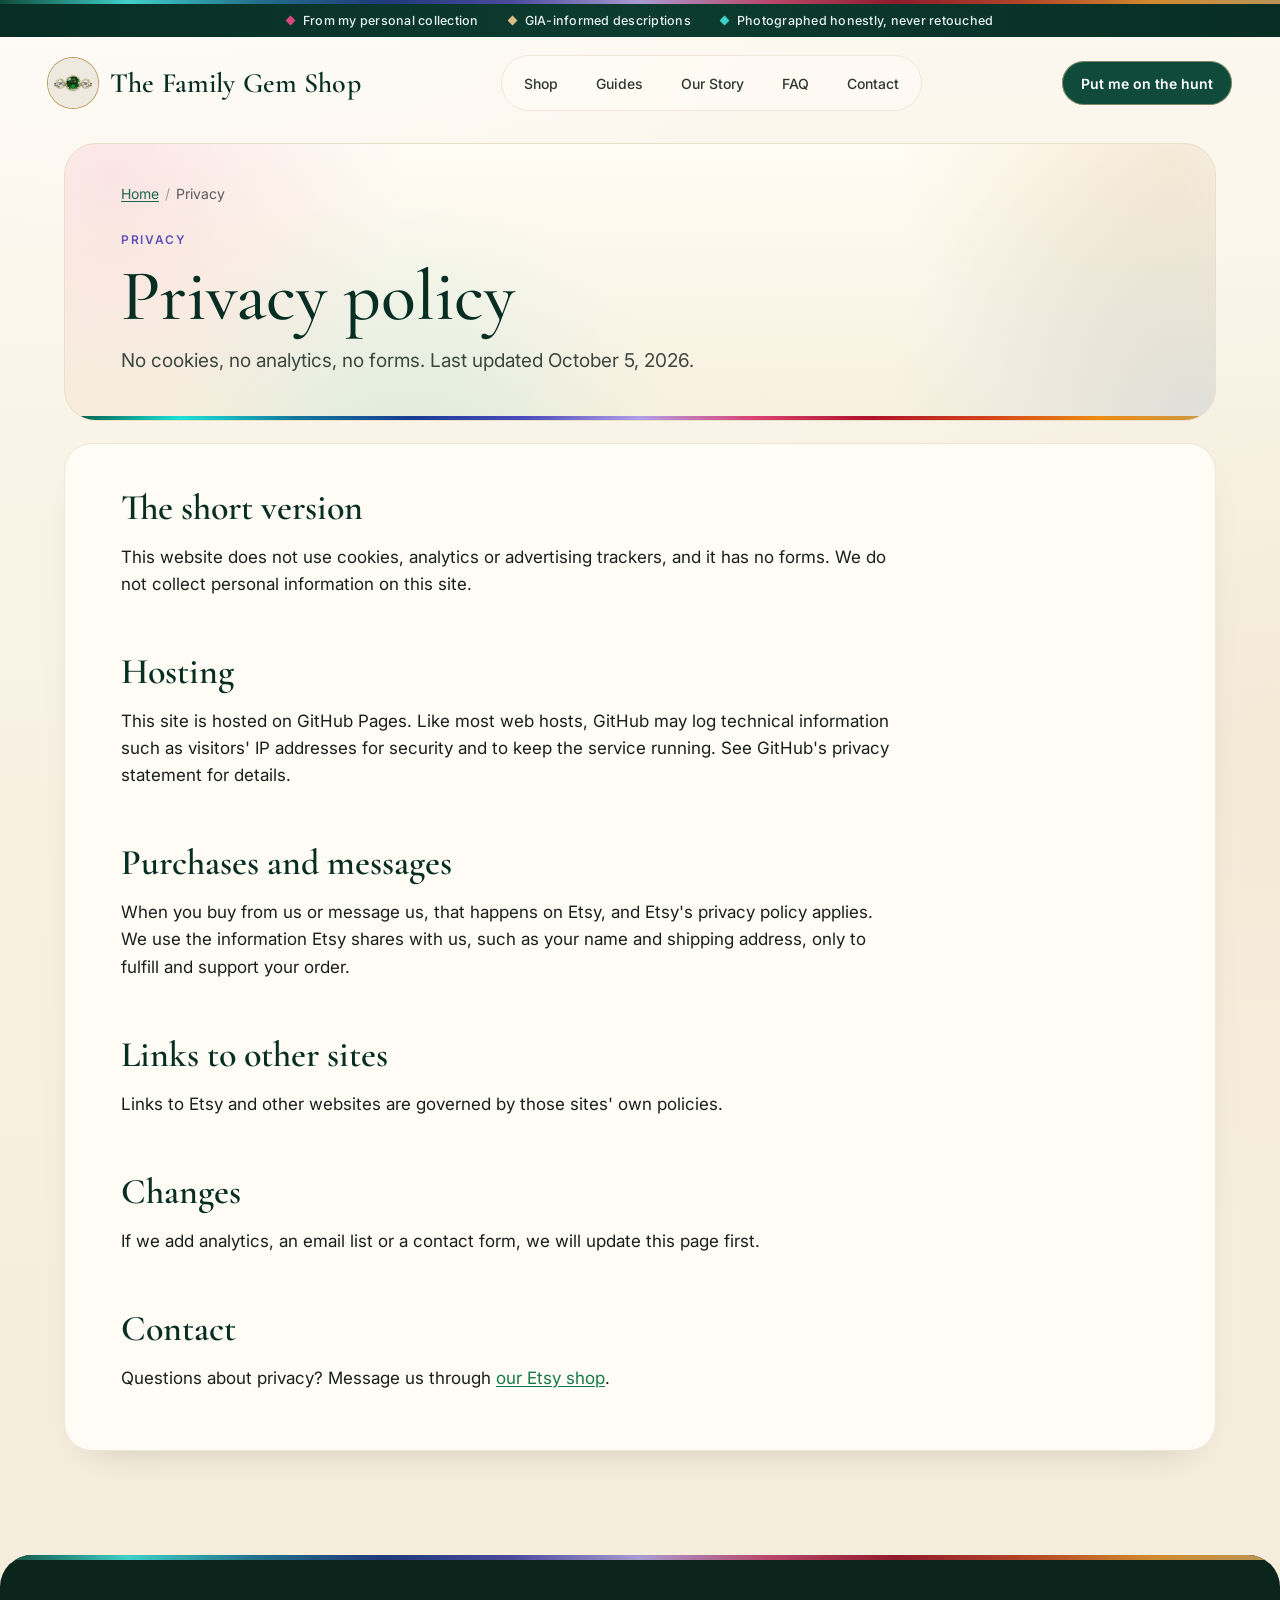
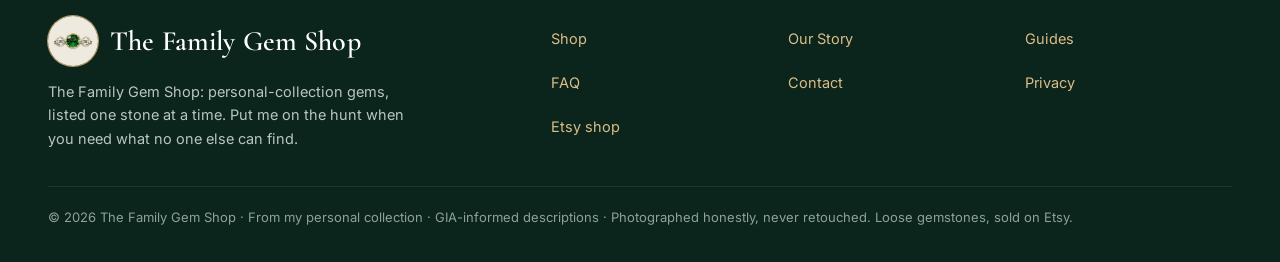
<file: privacy/index.html>
<!doctype html>
<html lang="en">
<head>
<meta charset="utf-8">
<meta name="viewport" content="width=device-width,initial-scale=1">
<title>Privacy Policy: No Cookies or Tracking | The Family Gem Shop</title>
<meta name="description" content="Privacy policy for thefamilygems.com: no cookies, analytics, ad trackers or forms on this site. Purchases and messages happen on Etsy, where its policy applies.">
<meta name="robots" content="index,follow,max-image-preview:large">
<link rel="canonical" href="https://thefamilygems.com/privacy/">
<meta name="theme-color" content="#0F4A3A">
<link rel="icon" href="../favicon.ico" sizes="32x32">
<link rel="icon" href="../favicon.svg" type="image/svg+xml">
<link rel="apple-touch-icon" href="../apple-touch-icon.png">
<link rel="manifest" href="../site.webmanifest">
<meta property="og:type" content="website">
<meta property="og:site_name" content="The Family Gem Shop">
<meta property="og:title" content="Privacy Policy: No Cookies or Tracking | The Family Gem Shop">
<meta property="og:description" content="Privacy policy for thefamilygems.com: no cookies, analytics, ad trackers or forms on this site. Purchases and messages happen on Etsy, where its policy applies.">
<meta property="og:url" content="https://thefamilygems.com/privacy/">
<meta property="og:image" content="https://thefamilygems.com/img/og/og-default.jpg">
<meta property="og:image:width" content="1200">
<meta property="og:image:height" content="630">
<meta property="og:image:alt" content="The Family Gem Shop crest with loose gemstones from the collection on a cream background">
<meta property="og:locale" content="en_US">
<meta name="twitter:card" content="summary_large_image">
<meta name="twitter:title" content="Privacy Policy: No Cookies or Tracking | The Family Gem Shop">
<meta name="twitter:description" content="Privacy policy for thefamilygems.com: no cookies, analytics, ad trackers or forms on this site. Purchases and messages happen on Etsy, where its policy applies.">
<meta name="twitter:image" content="https://thefamilygems.com/img/og/og-default.jpg">
<meta name="twitter:image:alt" content="The Family Gem Shop crest with loose gemstones from the collection on a cream background">
<link rel="preload" href="../fonts/inter-var.woff2" as="font" type="font/woff2" crossorigin>
<link rel="preload" href="../fonts/cormorant-var.woff2" as="font" type="font/woff2" crossorigin>
<link rel="stylesheet" href="../f.css">
<script type="application/ld+json">{"@context":"https://schema.org","@graph":[{"@type":"Organization","@id":"https://thefamilygems.com/#org","name":"The Family Gem Shop","url":"https://thefamilygems.com/","logo":"https://thefamilygems.com/img/logo-512.png","description":"Loose gemstones from one family's personal collection, photographed honestly and listed one stone at a time on Etsy.","sameAs":["https://www.etsy.com/shop/TheFamilyGemShop"]},{"@type":"WebSite","@id":"https://thefamilygems.com/#website","name":"The Family Gem Shop","url":"https://thefamilygems.com/","publisher":{"@id":"https://thefamilygems.com/#org"},"inLanguage":"en-US"}]}</script><script type="application/ld+json">{"@context":"https://schema.org","@type":"BreadcrumbList","itemListElement":[{"@type":"ListItem","position":1,"name":"Home","item":"https://thefamilygems.com/"},{"@type":"ListItem","position":2,"name":"Privacy","item":"https://thefamilygems.com/privacy/"}]}</script>
</head>
<body>
<a class="skip" href="#main">Skip to content</a><div class="spec-line"></div><div class="ann" role="region" aria-label="How we describe stones"><span style="--c:#D9487A">From my personal collection</span><span style="--c:#D9BE87">GIA-informed descriptions</span><span style="--c:#3FD0C9">Photographed honestly, never retouched</span></div><header><a class="brand" href="../"><img src="../img/crest-128.jpg" srcset="../img/crest-128.jpg 2x, ../img/crest-160.jpg 3x" width="50" height="50" alt=""><span class="nm">The Family Gem Shop</span></a><nav class="nav" aria-label="Main"><a href="../shop/">Shop</a><a href="../guides/">Guides</a><a href="../about/">Our Story</a><a href="../faq/">FAQ</a><a href="../contact/">Contact</a></nav><div class="hd-r"><a class="ask" href="../contact/">Put me on the hunt</a><details class="mnav"><summary><b aria-hidden="true"></b>Menu</summary><nav aria-label="Mobile"><a href="../shop/">Shop</a><a href="../guides/">Guides</a><a href="../about/">Our Story</a><a href="../faq/">FAQ</a><a href="../contact/">Contact</a></nav></details></div></header>
<main id="main" class="std">
<div class="wrap">
  <!-- DRAFT: plain-English privacy notice, needs Joshua's review. Update it before adding analytics, forms or email signup. -->
<section class="phead"><nav class="crumbs" aria-label="Breadcrumb"><ol><li><a href="../">Home</a></li><li aria-current="page">Privacy</li></ol></nav><div class="label" style="color:#6A5ACD">Privacy</div><h1>Privacy policy</h1><p class="lead">No cookies, no analytics, no forms. Last updated October 5, 2026.</p><div class="sp3"></div></section>
<div class="sheet prose">
  <h2>The short version</h2>
  <p>This website does not use cookies, analytics or advertising trackers, and it has no forms. We do not collect personal information on this site.</p>
  <h2>Hosting</h2>
  <p>This site is hosted on GitHub Pages. Like most web hosts, GitHub may log technical information such as visitors' IP addresses for security and to keep the service running. See GitHub's privacy statement for details.</p>
  <h2>Purchases and messages</h2>
  <p>When you buy from us or message us, that happens on Etsy, and Etsy's privacy policy applies. We use the information Etsy shares with us, such as your name and shipping address, only to fulfill and support your order.</p>
  <h2>Links to other sites</h2>
  <p>Links to Etsy and other websites are governed by those sites' own policies.</p>
  <h2>Changes</h2>
  <p>If we add analytics, an email list or a contact form, we will update this page first.</p>
  <h2>Contact</h2>
  <p>Questions about privacy? Message us through <a href="https://www.etsy.com/shop/TheFamilyGemShop" rel="noopener">our Etsy shop</a>.</p>
</div>
</div>

</main>
<footer><div class="spec-line"></div><div class="fg"><div><a class="brand" href="../"><img src="../img/crest-128.jpg" srcset="../img/crest-128.jpg 2x, ../img/crest-160.jpg 3x" width="50" height="50" alt=""><span class="nm">The Family Gem Shop</span></a><p>The Family Gem Shop: personal-collection gems, listed one stone at a time. Put me on the hunt when you need what no one else can find.</p></div><nav class="fl" aria-label="Footer"><a href="../shop/">Shop</a><a href="../about/">Our Story</a><a href="../guides/">Guides</a><a href="../faq/">FAQ</a><a href="../contact/">Contact</a><a href="../privacy/">Privacy</a><a href="https://www.etsy.com/shop/TheFamilyGemShop" rel="noopener">Etsy shop</a></nav></div><div class="copy">&copy; 2026 The Family Gem Shop · From my personal collection · GIA-informed descriptions · Photographed honestly, never retouched. Loose gemstones, sold on Etsy.</div></footer>
</body>
</html>
</file>
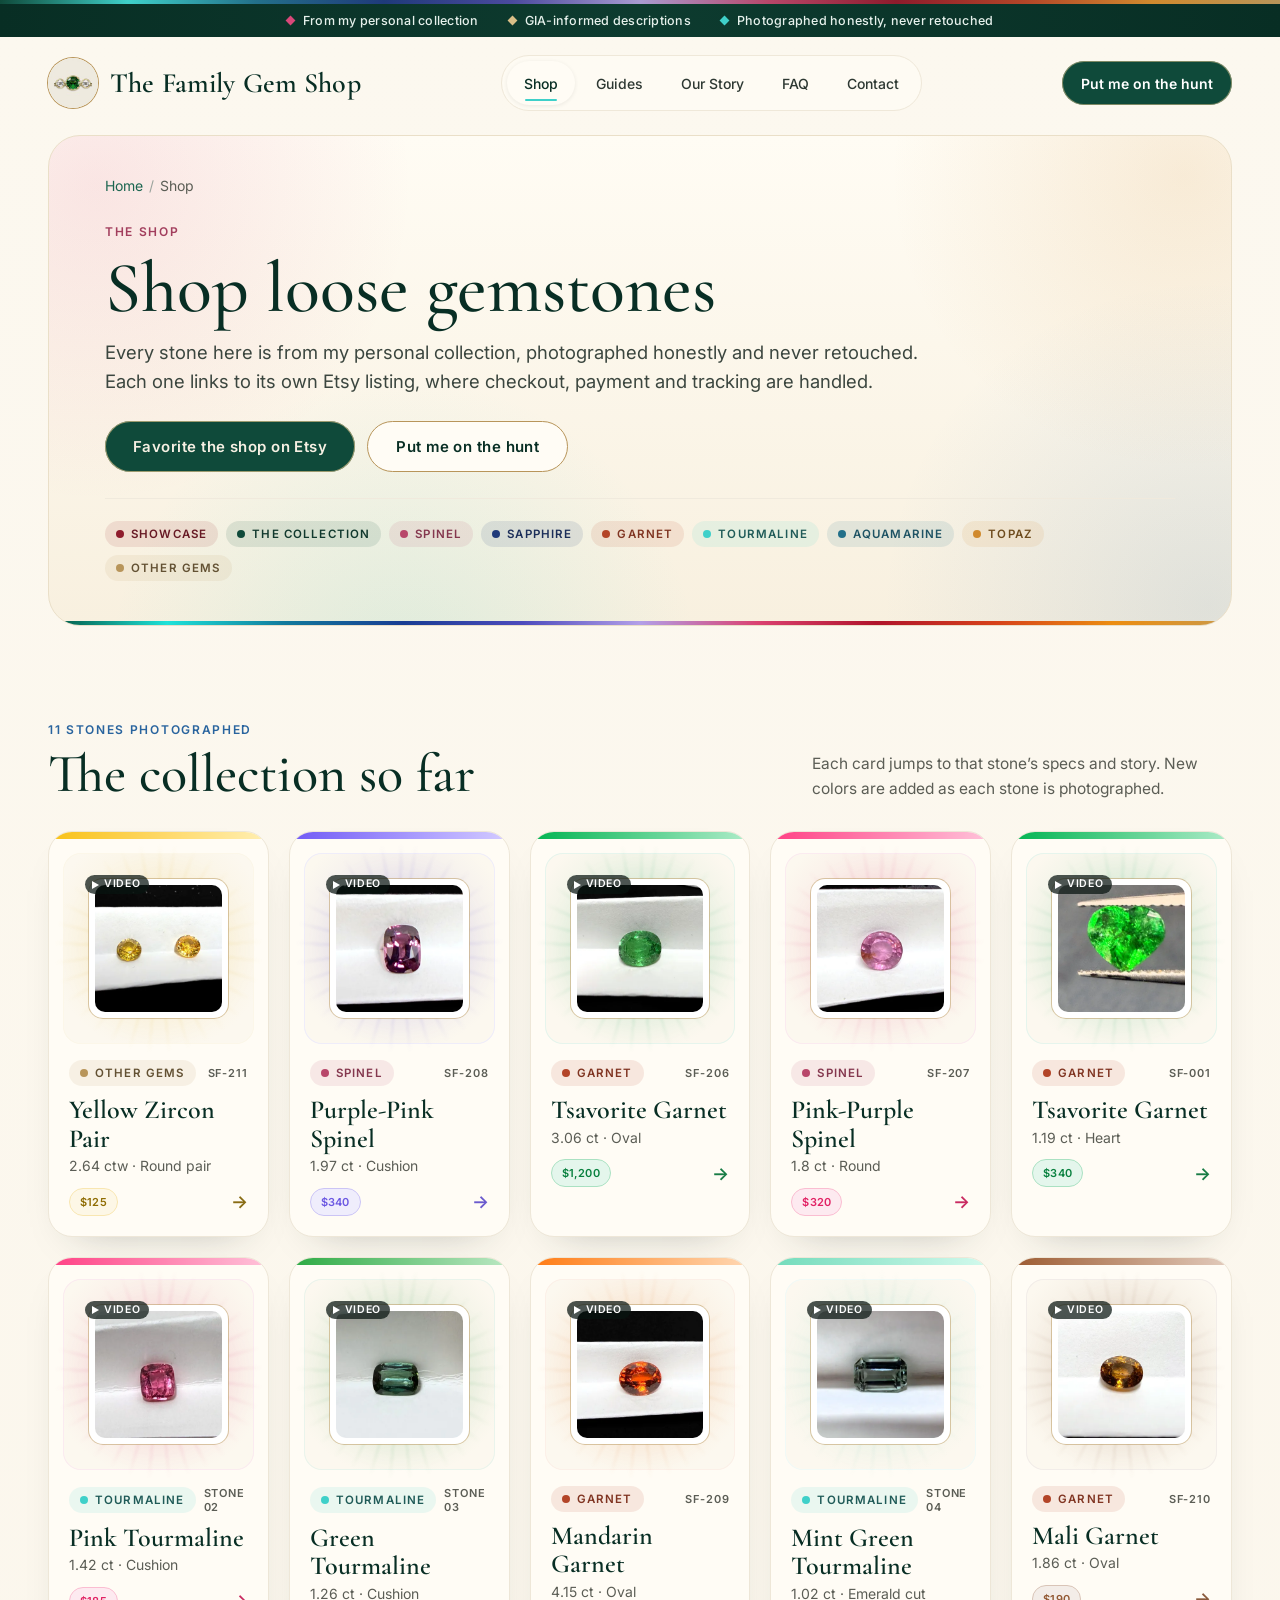
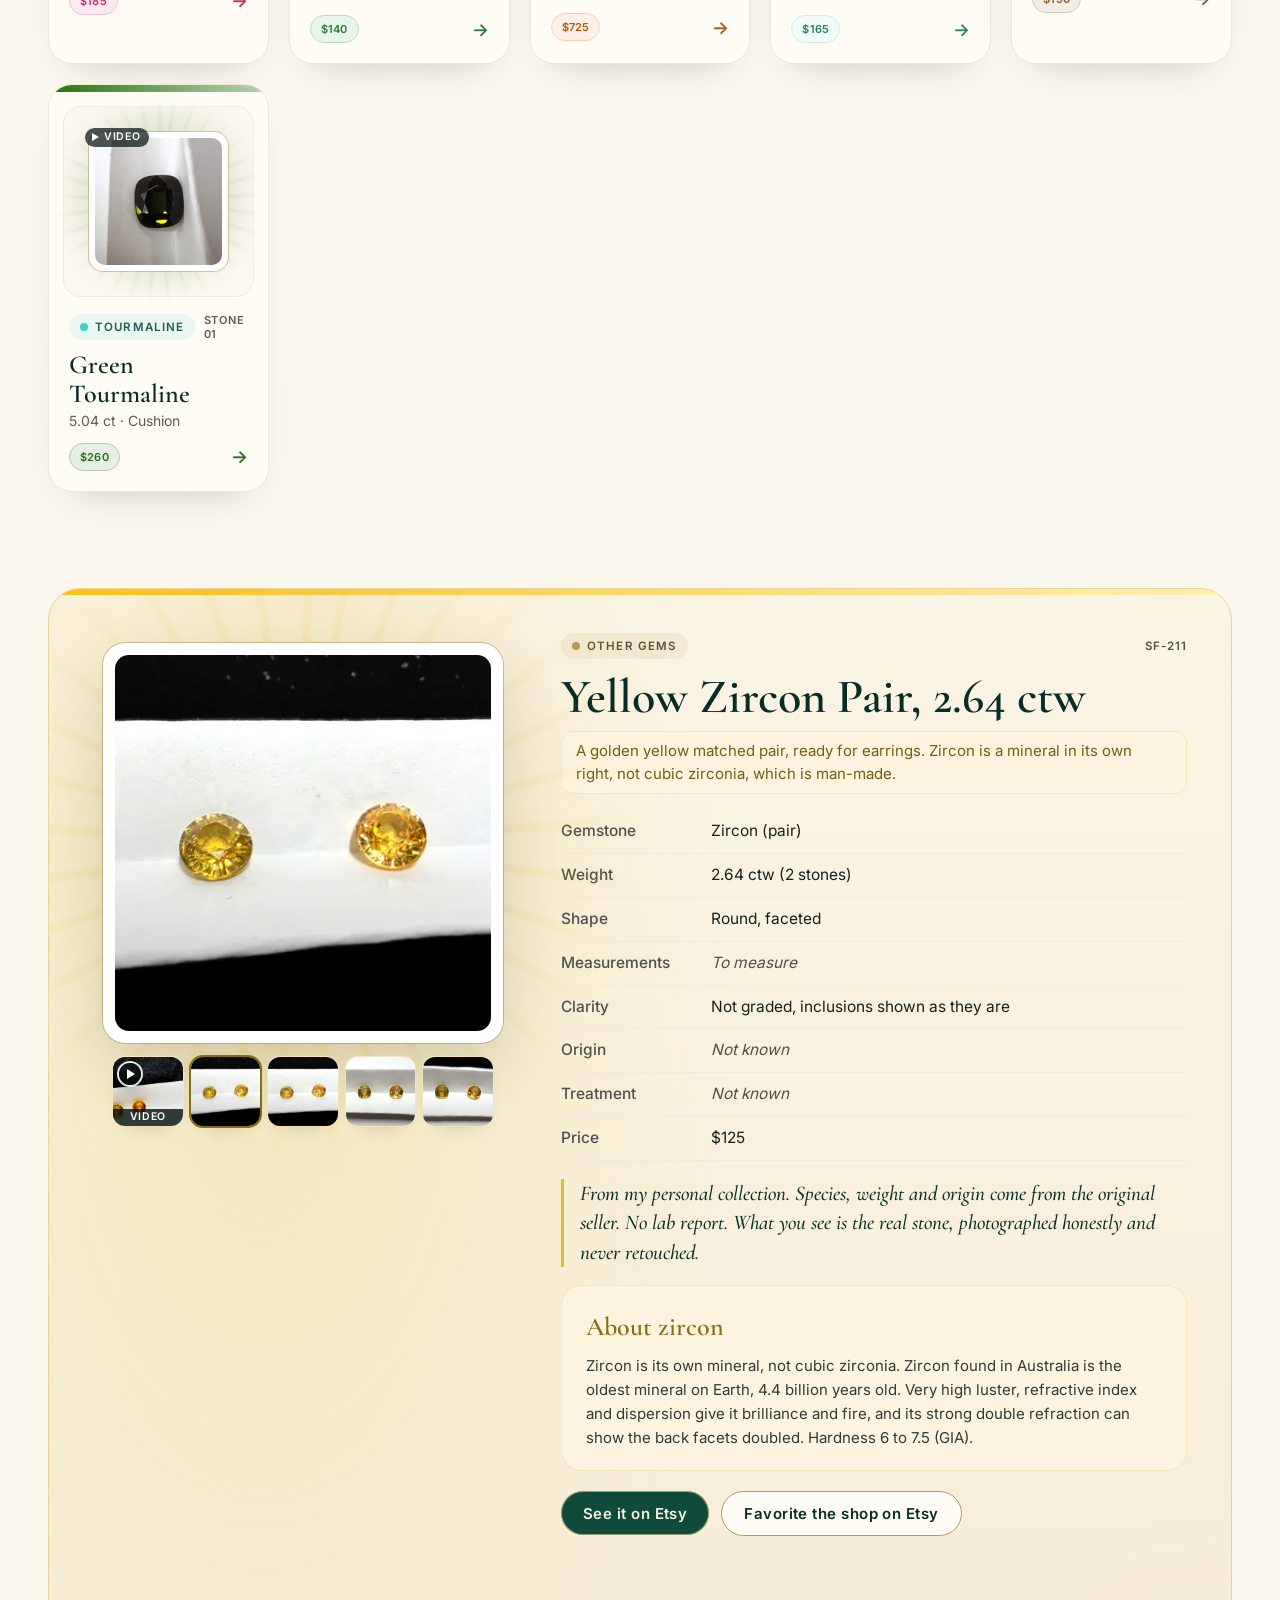
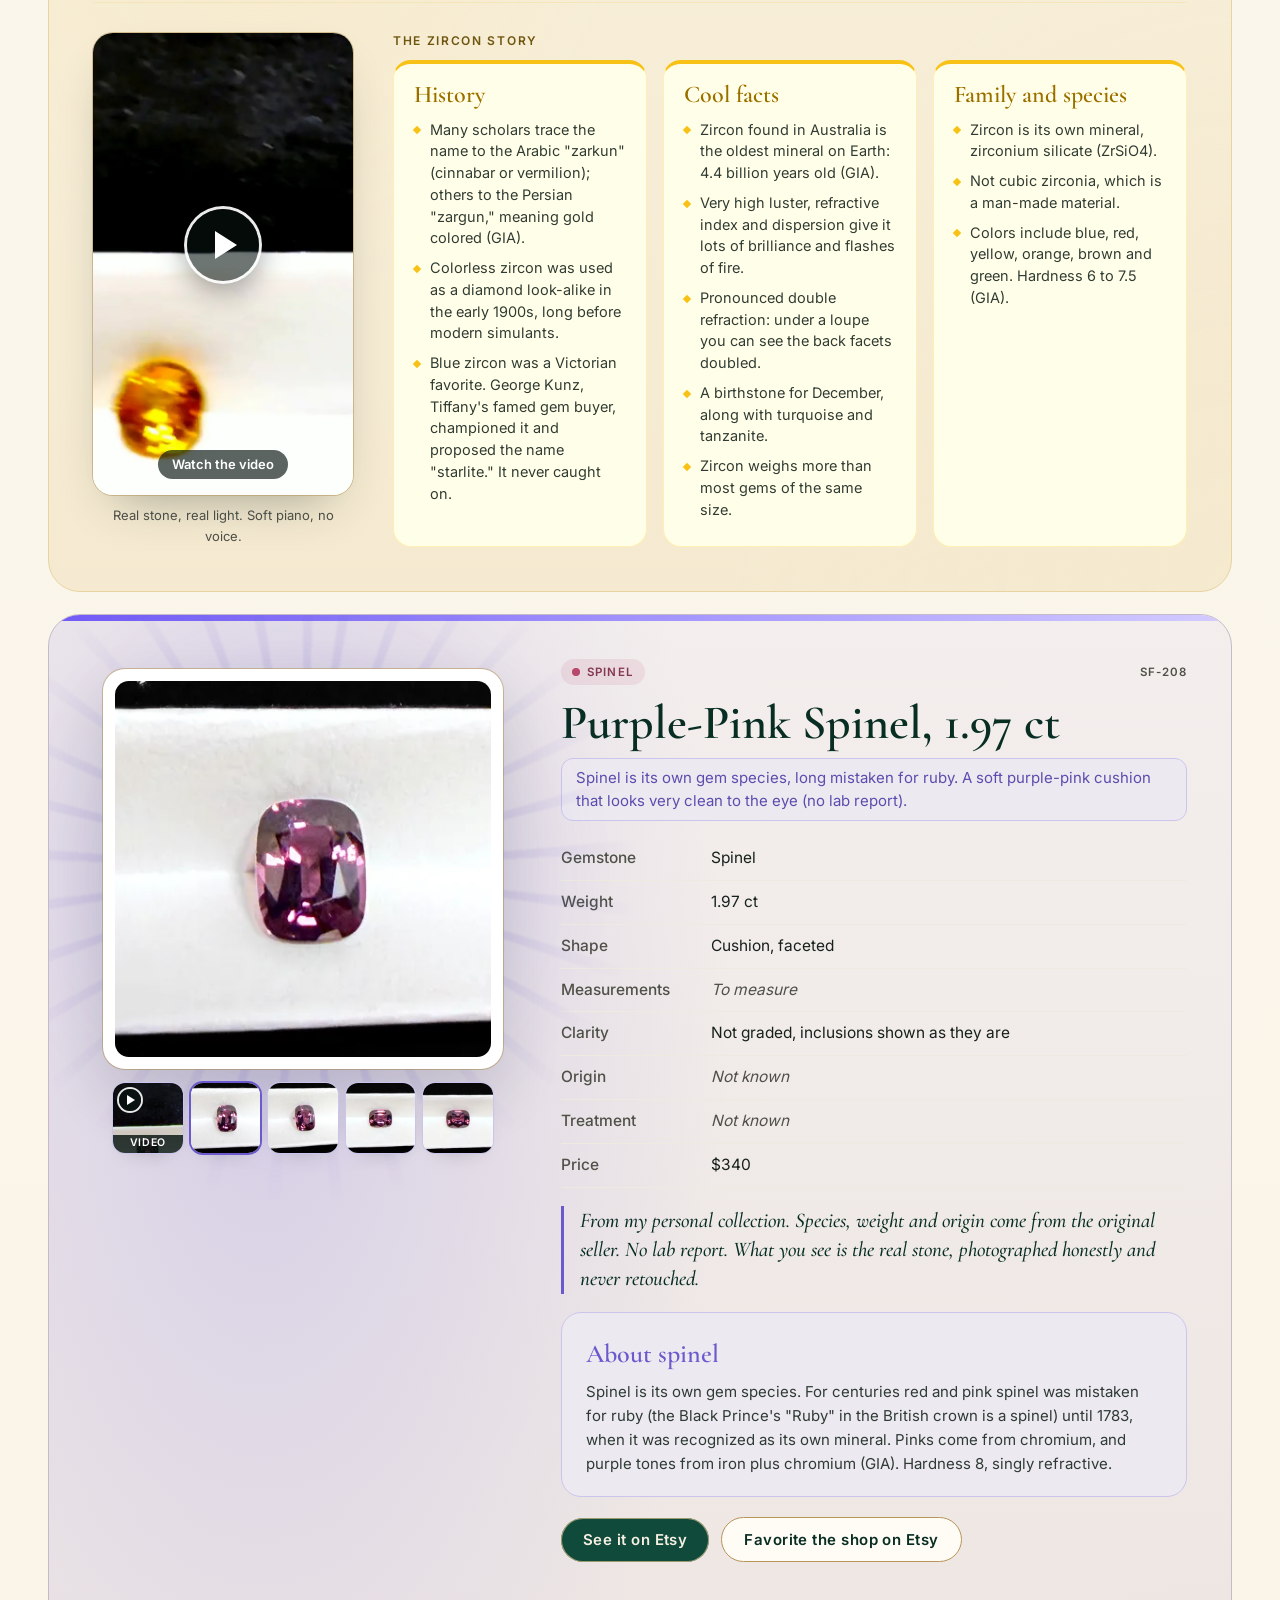
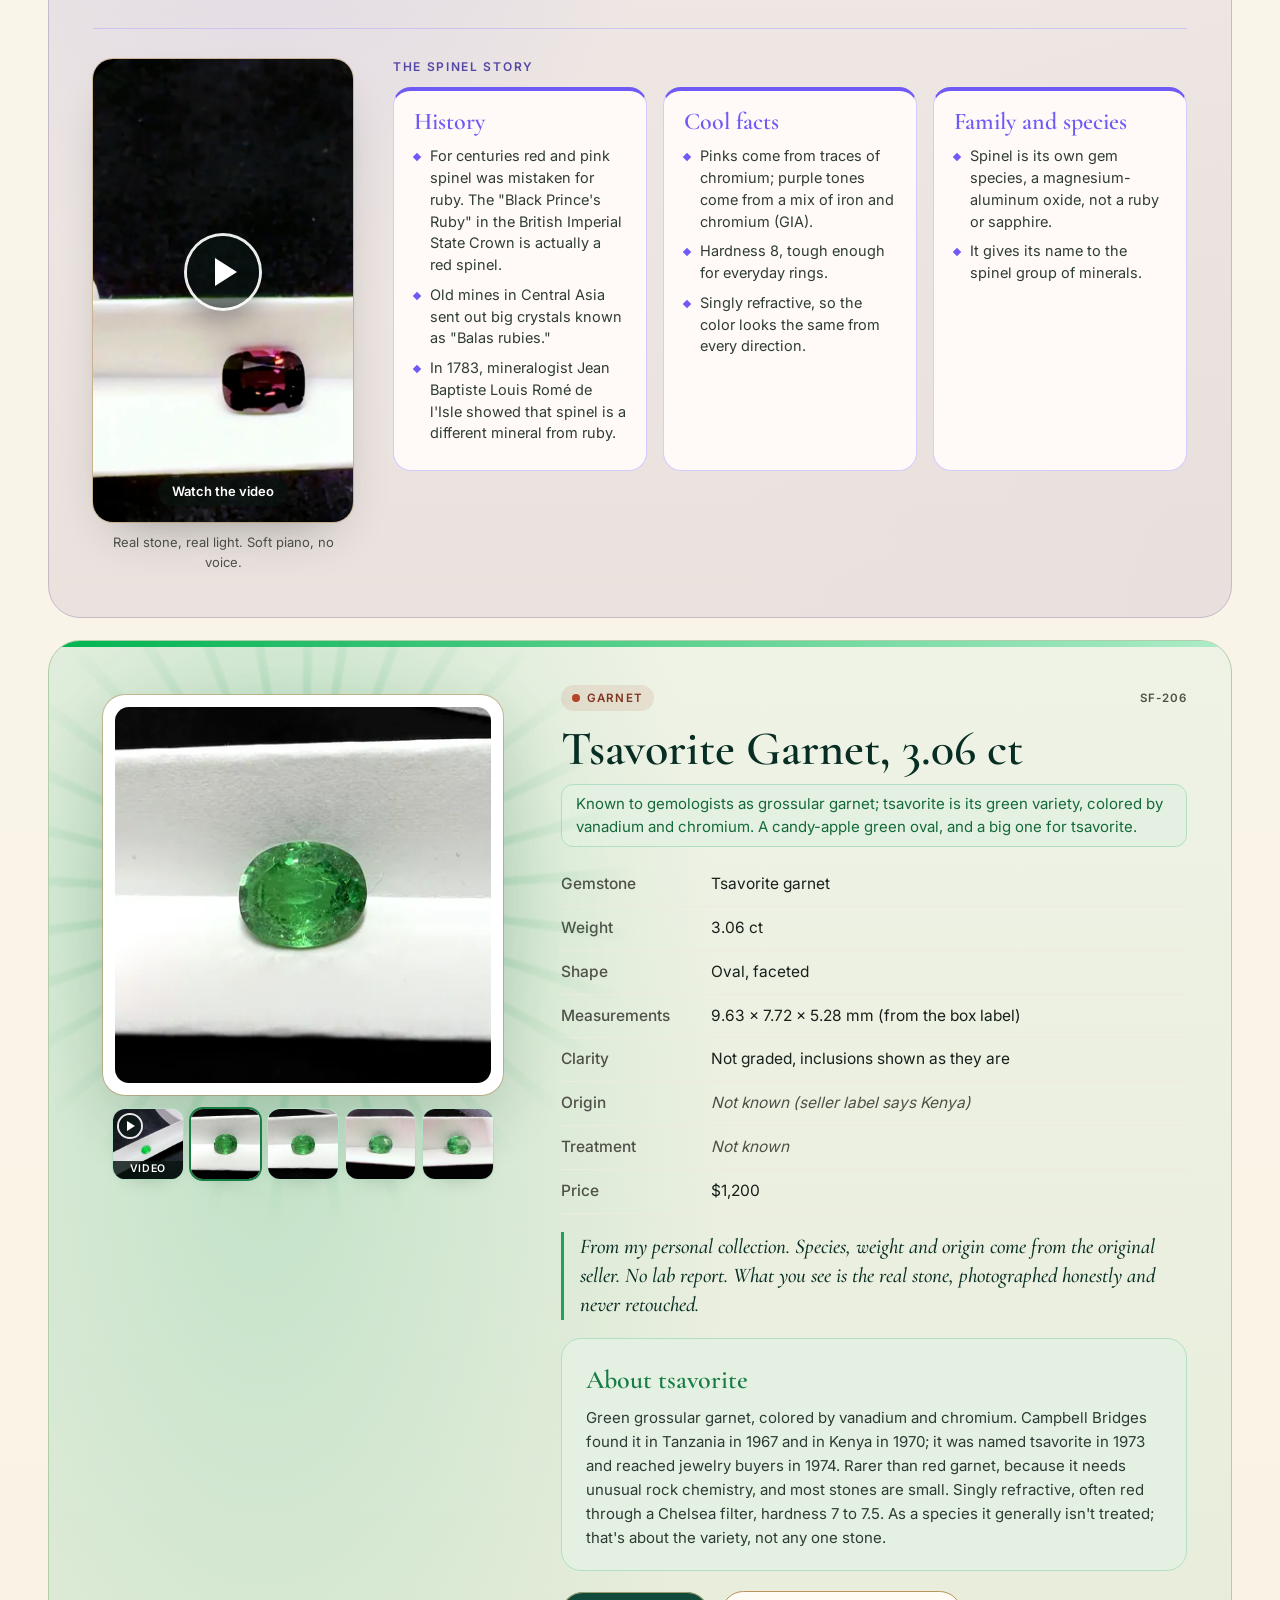
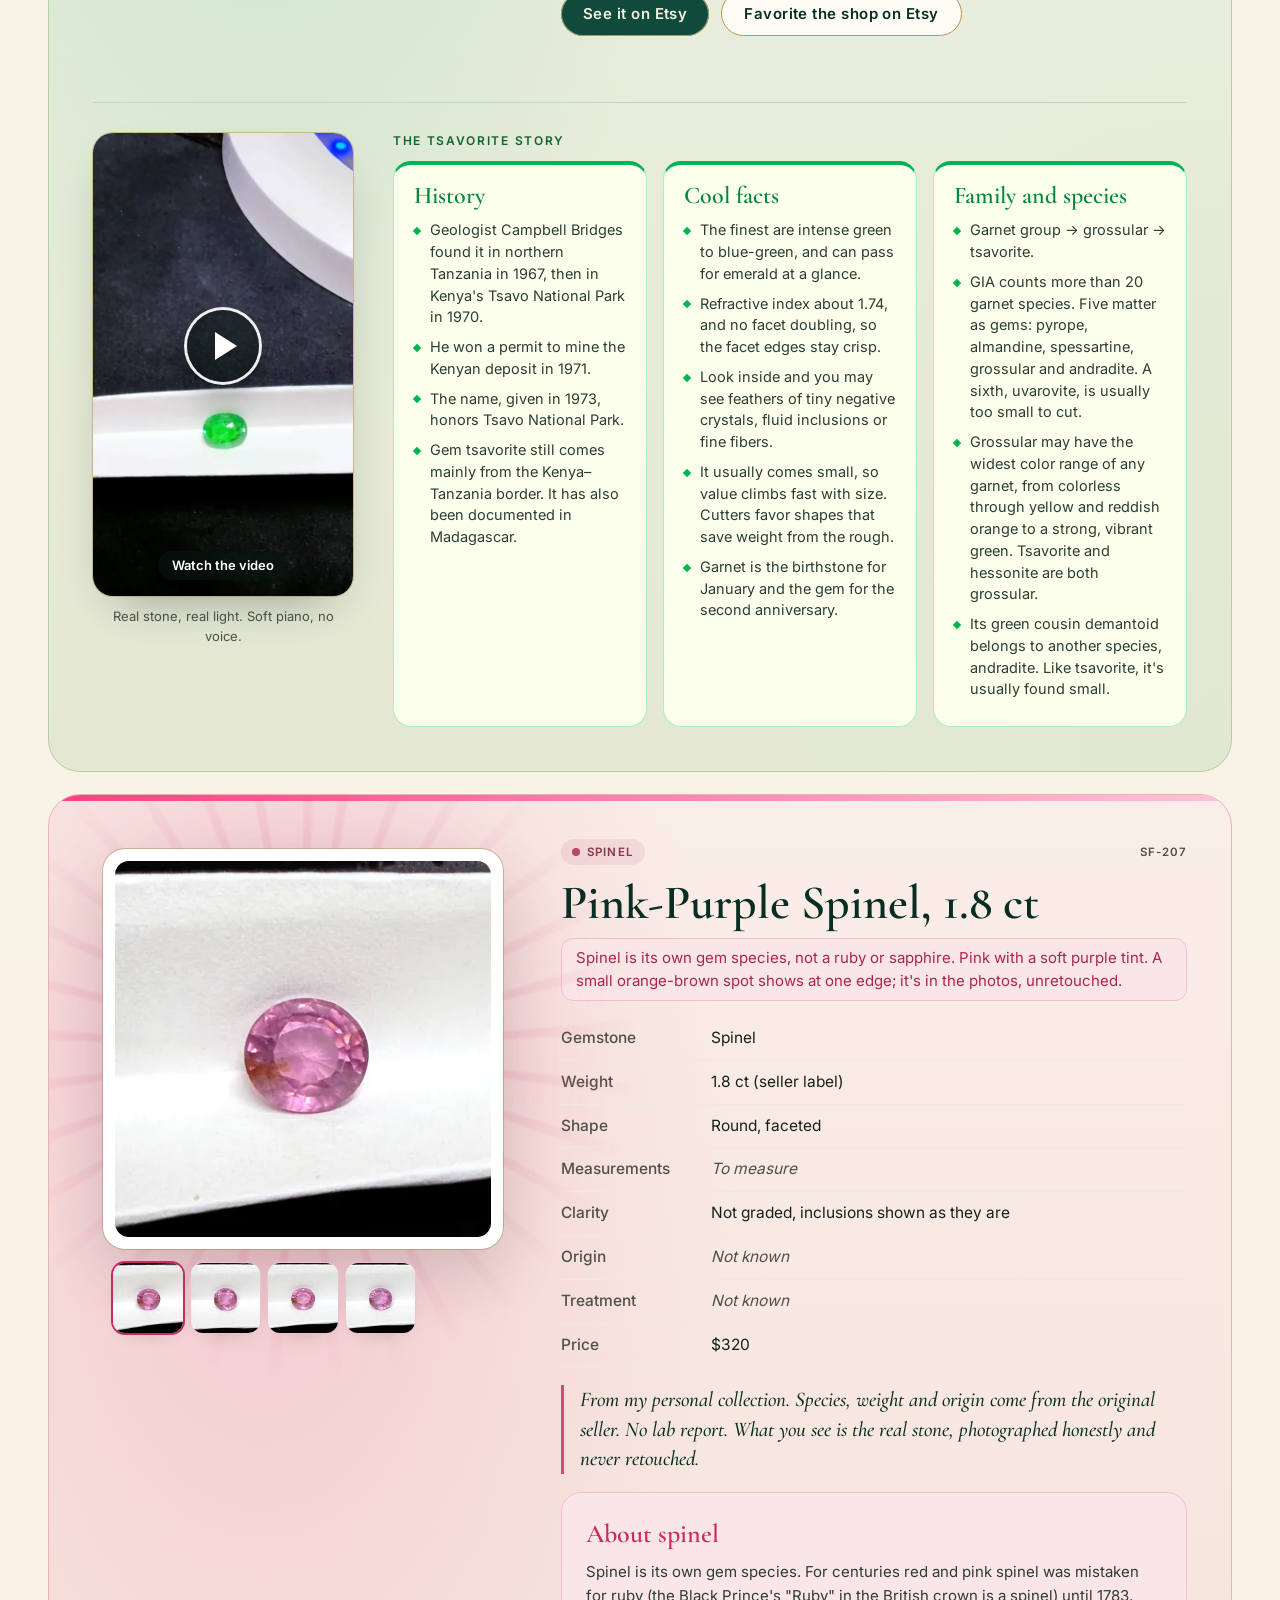
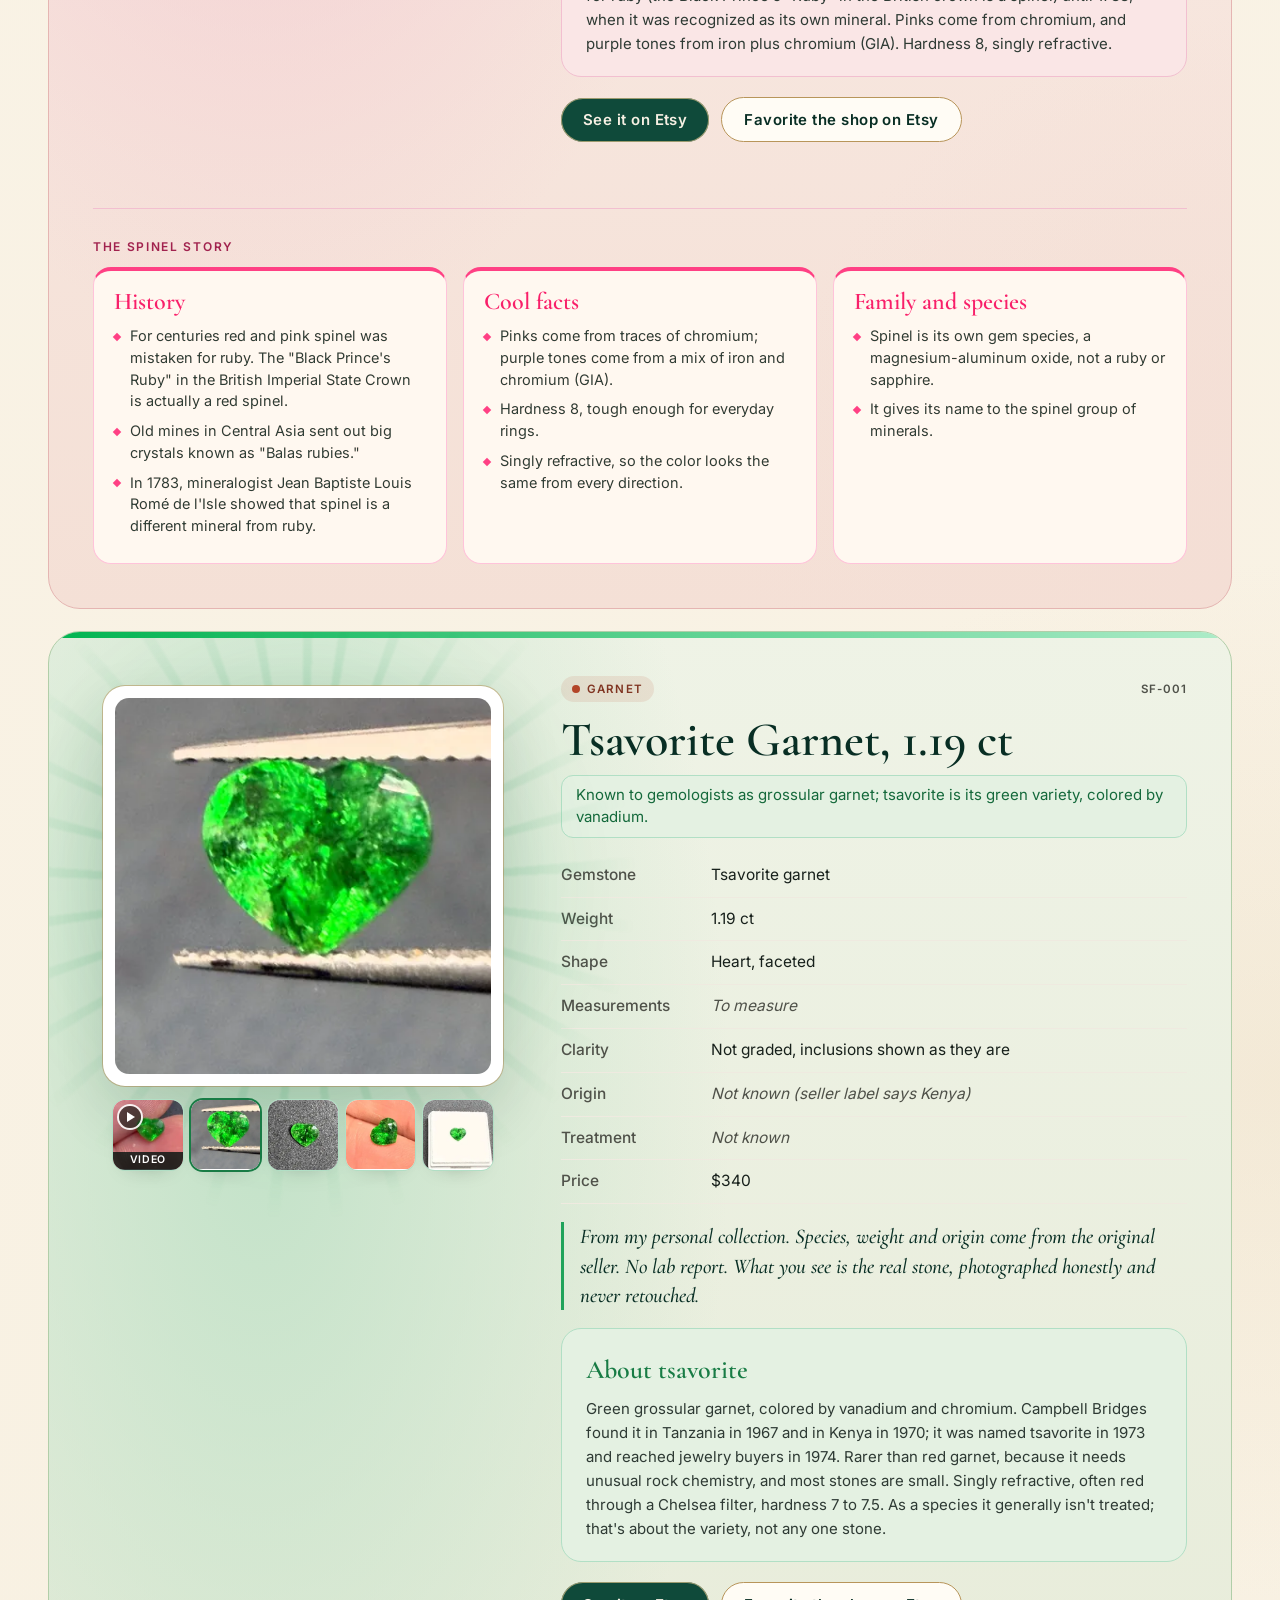
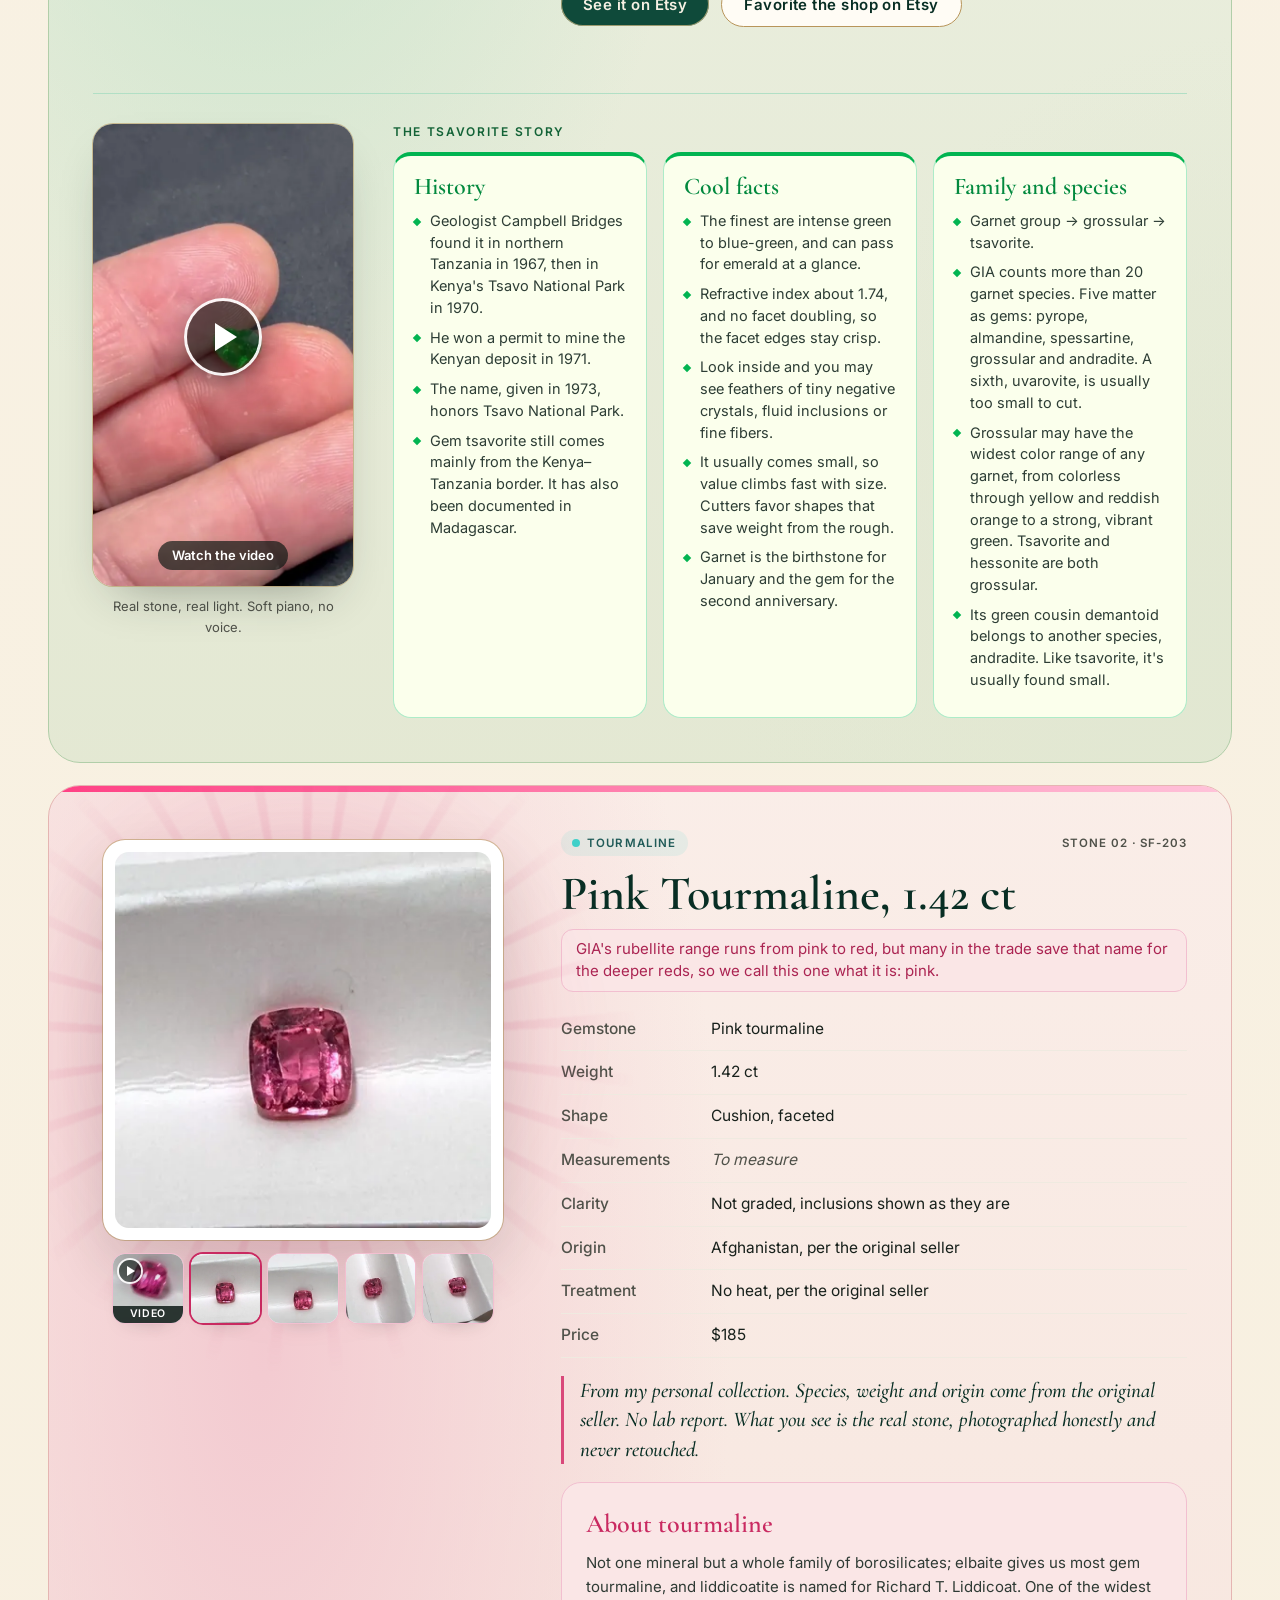
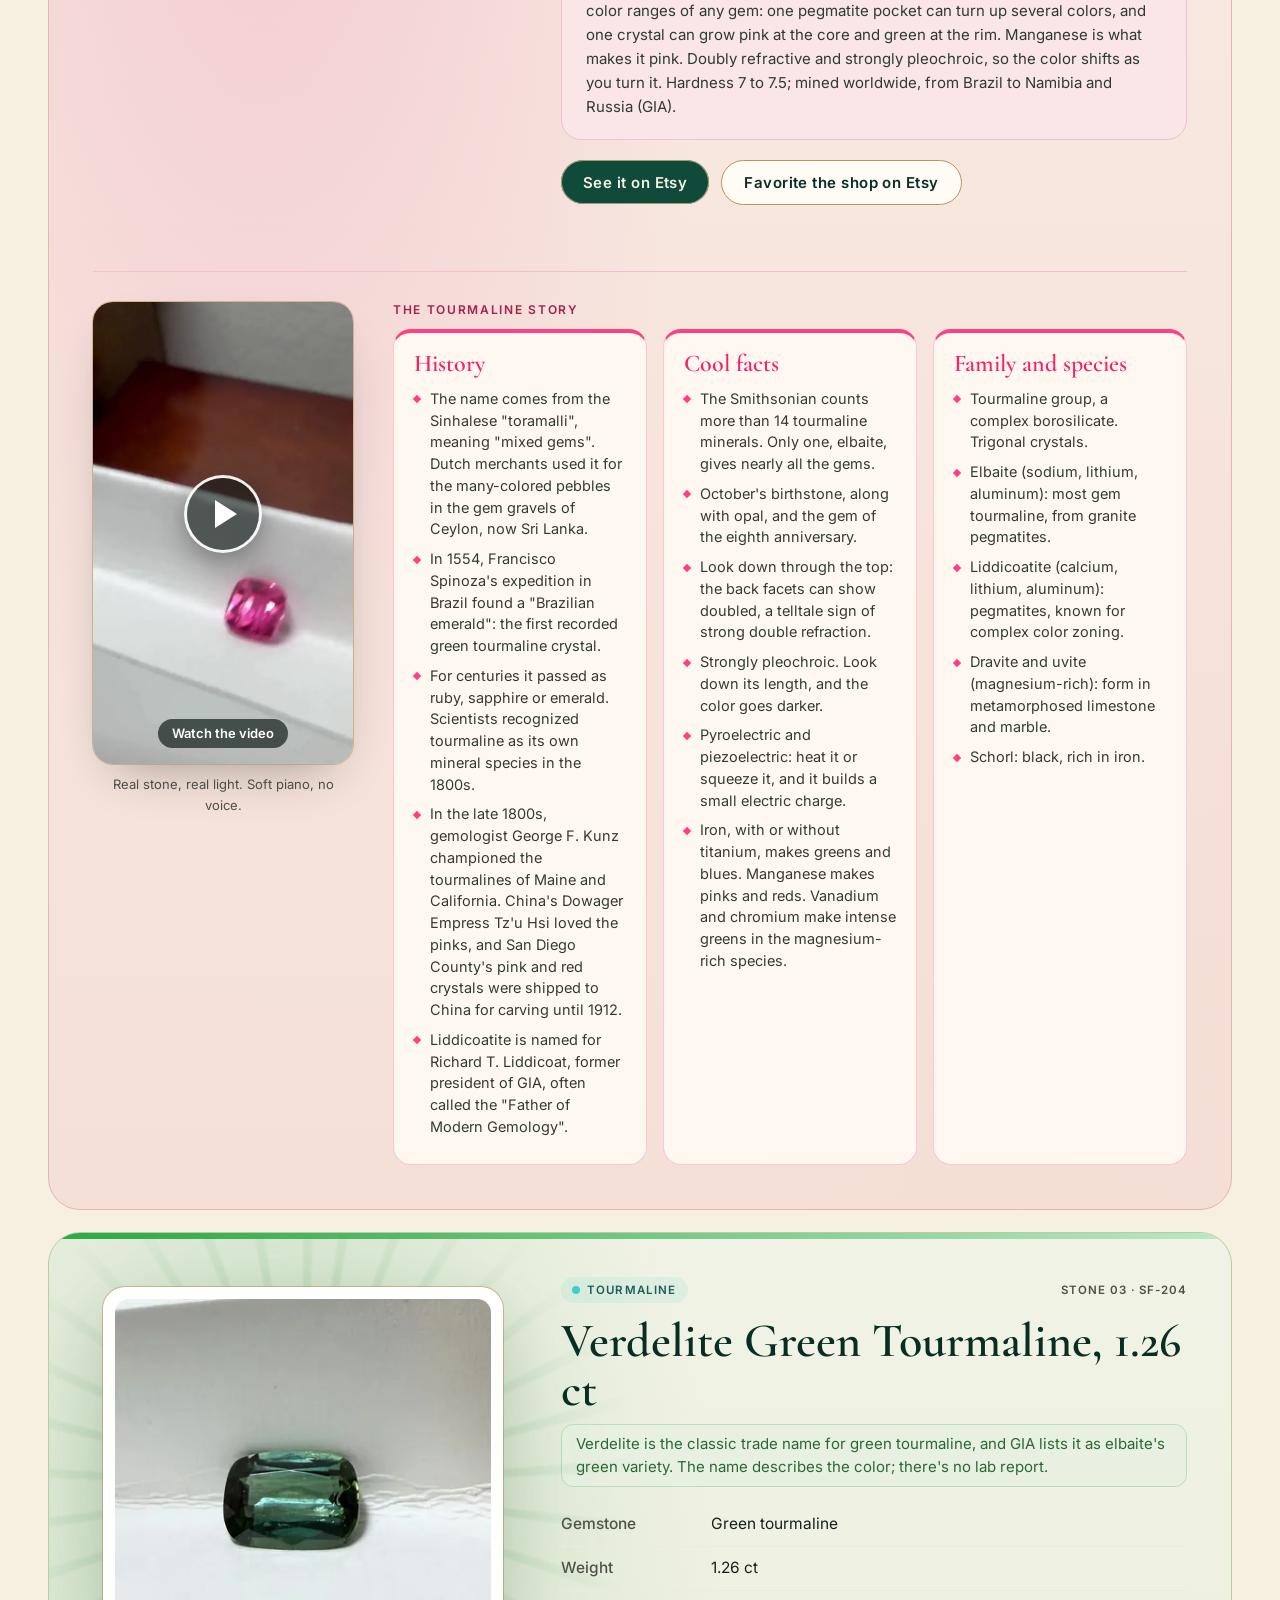
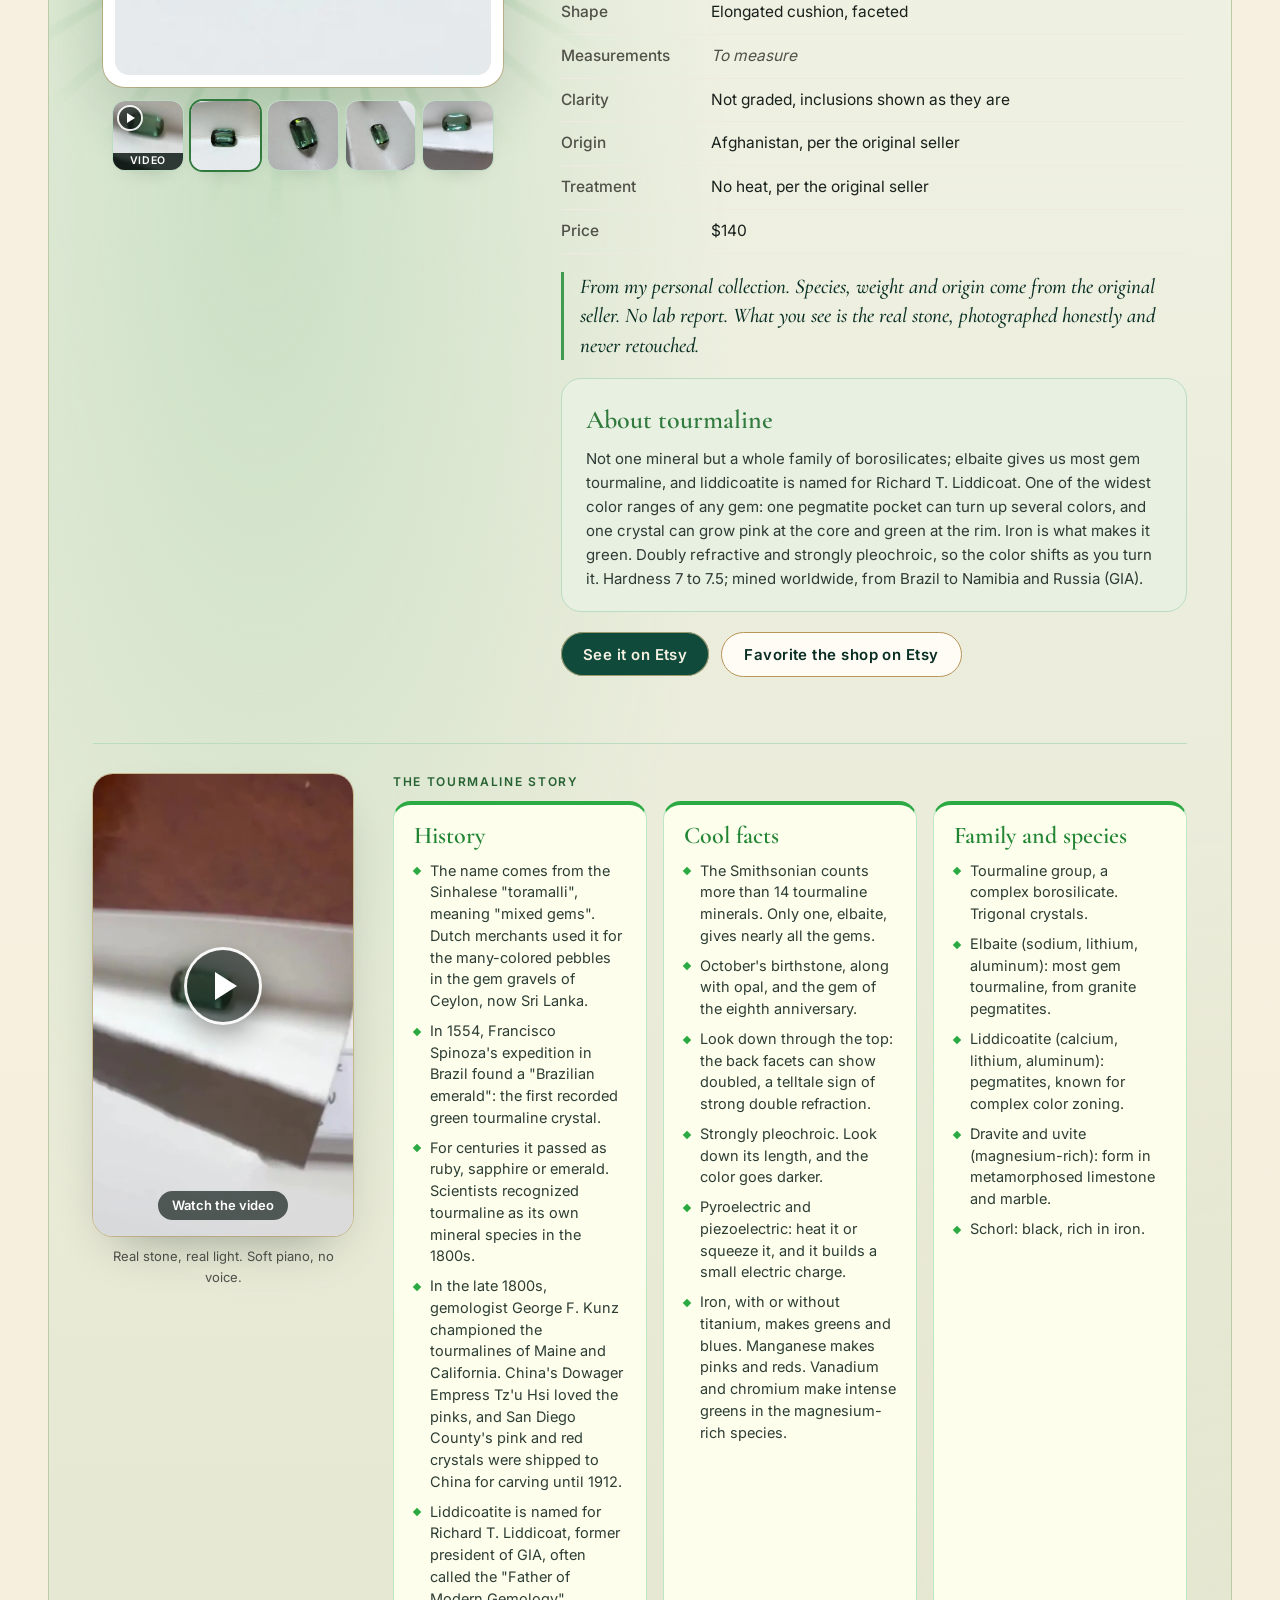
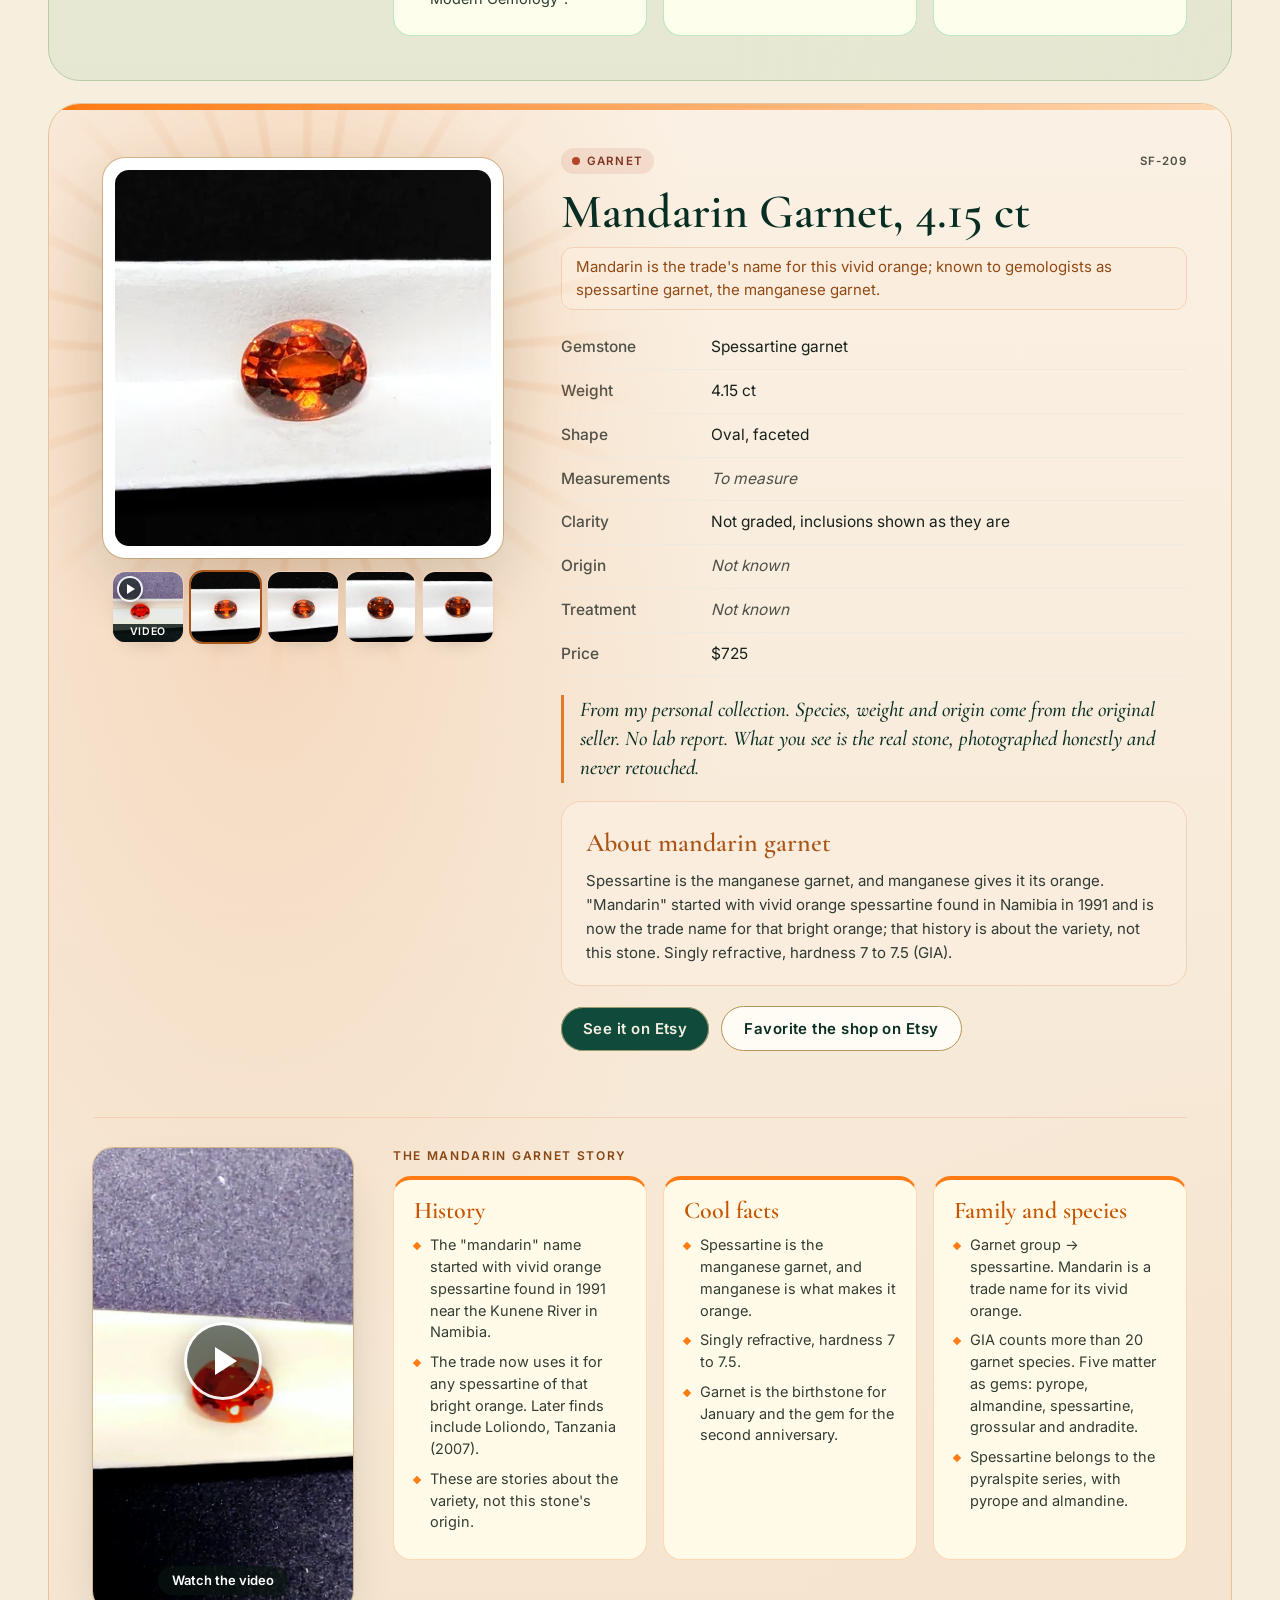
<file: shop/index.html>
<!doctype html>
<html lang="en">
<head>
<meta charset="utf-8">
<meta name="viewport" content="width=device-width,initial-scale=1">
<title>Shop Loose Tourmaline, Garnet, Spinel &amp; Zircon | The Family Gem Shop</title>
<meta name="description" content="Shop 11 loose gemstones: tourmaline, tsavorite, mandarin and Mali garnet, spinel and a yellow zircon pair. Plain specs, real photos and video. Each stone links to its own Etsy listing.">
<meta name="robots" content="index,follow,max-image-preview:large">
<link rel="canonical" href="https://thefamilygems.com/shop/">
<meta name="theme-color" content="#0F4A3A">
<link rel="icon" href="../favicon.ico" sizes="32x32">
<link rel="icon" href="../favicon.svg" type="image/svg+xml">
<link rel="apple-touch-icon" href="../apple-touch-icon.png">
<link rel="manifest" href="../site.webmanifest">
<meta property="og:type" content="website">
<meta property="og:site_name" content="The Family Gem Shop">
<meta property="og:title" content="Shop Loose Tourmaline, Garnet, Spinel &amp; Zircon | The Family Gem Shop">
<meta property="og:description" content="Shop 11 loose gemstones: tourmaline, tsavorite, mandarin and Mali garnet, spinel and a yellow zircon pair. Plain specs, real photos and video. Each stone links to its own Etsy listing.">
<meta property="og:url" content="https://thefamilygems.com/shop/">
<meta property="og:image" content="https://thefamilygems.com/img/og/og-shop.jpg">
<meta property="og:image:width" content="1200">
<meta property="og:image:height" content="630">
<meta property="og:image:alt" content="Loose tourmaline and tsavorite gemstones from The Family Gem Shop in a row on cream">
<meta property="og:locale" content="en_US">
<meta name="twitter:card" content="summary_large_image">
<meta name="twitter:title" content="Shop Loose Tourmaline, Garnet, Spinel &amp; Zircon | The Family Gem Shop">
<meta name="twitter:description" content="Shop 11 loose gemstones: tourmaline, tsavorite, mandarin and Mali garnet, spinel and a yellow zircon pair. Plain specs, real photos and video. Each stone links to its own Etsy listing.">
<meta name="twitter:image" content="https://thefamilygems.com/img/og/og-shop.jpg">
<meta name="twitter:image:alt" content="Loose tourmaline and tsavorite gemstones from The Family Gem Shop in a row on cream">
<link rel="preload" href="../fonts/inter-var.woff2" as="font" type="font/woff2" crossorigin>
<link rel="preload" href="../fonts/cormorant-var.woff2" as="font" type="font/woff2" crossorigin>
<link rel="stylesheet" href="../f.css">
<script type="application/ld+json">{"@context":"https://schema.org","@graph":[{"@type":"Organization","@id":"https://thefamilygems.com/#org","name":"The Family Gem Shop","url":"https://thefamilygems.com/","logo":"https://thefamilygems.com/img/logo-512.png","description":"Loose gemstones from one family's personal collection, photographed honestly and listed one stone at a time on Etsy.","sameAs":["https://www.etsy.com/shop/TheFamilyGemShop"]},{"@type":"WebSite","@id":"https://thefamilygems.com/#website","name":"The Family Gem Shop","url":"https://thefamilygems.com/","publisher":{"@id":"https://thefamilygems.com/#org"},"inLanguage":"en-US"}]}</script><script type="application/ld+json">{"@context":"https://schema.org","@type":"BreadcrumbList","itemListElement":[{"@type":"ListItem","position":1,"name":"Home","item":"https://thefamilygems.com/"},{"@type":"ListItem","position":2,"name":"Shop","item":"https://thefamilygems.com/shop/"}]}</script><script type="application/ld+json">{"@context":"https://schema.org","@graph":[{"@type":"Product","@id":"https://thefamilygems.com/shop/#sf-211","url":"https://thefamilygems.com/shop/#sf-211","name":"Yellow Zircon Pair, 2.64 ctw round loose gemstone","sku":"SF-211","image":["https://thefamilygems.com/img/sf-211-800.jpg","https://thefamilygems.com/img/sf-211-b-800.jpg","https://thefamilygems.com/img/sf-211-c-800.jpg","https://thefamilygems.com/img/sf-211-d-800.jpg"],"description":"Yellow Zircon Pair loose gemstone, 2.64 ctw, round, faceted. Origin: Not known. Shown in four unretouched photos and a short video. Listed from my personal collection.","brand":{"@type":"Brand","name":"The Family Gem Shop"},"category":"Loose gemstones","offers":{"@type":"Offer","priceCurrency":"USD","price":"125.00","availability":"https://schema.org/InStock","url":"https://www.etsy.com/listing/4601367587"}},{"@type":"Product","@id":"https://thefamilygems.com/shop/#sf-210","url":"https://thefamilygems.com/shop/#sf-210","name":"Mali Garnet, 1.86 ct oval loose gemstone","sku":"SF-210","image":["https://thefamilygems.com/img/sf-210-800.jpg","https://thefamilygems.com/img/sf-210-b-800.jpg","https://thefamilygems.com/img/sf-210-c-800.jpg","https://thefamilygems.com/img/sf-210-d-800.jpg"],"description":"Mali Garnet loose gemstone, 1.86 ct, oval, faceted. Origin: Not known. Shown in four unretouched photos and a short video. Listed from my personal collection.","brand":{"@type":"Brand","name":"The Family Gem Shop"},"category":"Loose gemstones","offers":{"@type":"Offer","priceCurrency":"USD","price":"190.00","availability":"https://schema.org/InStock","url":"https://www.etsy.com/listing/4601393384"}},{"@type":"Product","@id":"https://thefamilygems.com/shop/#sf-209","url":"https://thefamilygems.com/shop/#sf-209","name":"Mandarin Garnet, 4.15 ct oval loose gemstone","sku":"SF-209","image":["https://thefamilygems.com/img/sf-209-800.jpg","https://thefamilygems.com/img/sf-209-b-800.jpg","https://thefamilygems.com/img/sf-209-c-800.jpg","https://thefamilygems.com/img/sf-209-d-800.jpg"],"description":"Mandarin Garnet loose gemstone, 4.15 ct, oval, faceted. Origin: Not known. Shown in four unretouched photos and a short video. Listed from my personal collection.","brand":{"@type":"Brand","name":"The Family Gem Shop"},"category":"Loose gemstones","offers":{"@type":"Offer","priceCurrency":"USD","price":"725.00","availability":"https://schema.org/InStock","url":"https://www.etsy.com/listing/4601393102"}},{"@type":"Product","@id":"https://thefamilygems.com/shop/#sf-208","url":"https://thefamilygems.com/shop/#sf-208","name":"Purple-Pink Spinel, 1.97 ct cushion loose gemstone","sku":"SF-208","image":["https://thefamilygems.com/img/sf-208-800.jpg","https://thefamilygems.com/img/sf-208-b-800.jpg","https://thefamilygems.com/img/sf-208-c-800.jpg","https://thefamilygems.com/img/sf-208-d-800.jpg"],"description":"Purple-Pink Spinel loose gemstone, 1.97 ct, cushion, faceted. Origin: Not known. Shown in four unretouched photos and a short video. Listed from my personal collection.","brand":{"@type":"Brand","name":"The Family Gem Shop"},"category":"Loose gemstones","offers":{"@type":"Offer","priceCurrency":"USD","price":"340.00","availability":"https://schema.org/InStock","url":"https://www.etsy.com/listing/4601392802"}},{"@type":"Product","@id":"https://thefamilygems.com/shop/#sf-207","url":"https://thefamilygems.com/shop/#sf-207","name":"Pink-Purple Spinel, 1.8 ct round loose gemstone","sku":"SF-207","image":["https://thefamilygems.com/img/sf-207-800.jpg","https://thefamilygems.com/img/sf-207-b-800.jpg","https://thefamilygems.com/img/sf-207-c-800.jpg","https://thefamilygems.com/img/sf-207-d-800.jpg"],"description":"Pink-Purple Spinel loose gemstone, 1.8 ct, round, faceted. Origin: Not known. Shown in four unretouched photos. Listed from my personal collection.","brand":{"@type":"Brand","name":"The Family Gem Shop"},"category":"Loose gemstones","offers":{"@type":"Offer","priceCurrency":"USD","price":"320.00","availability":"https://schema.org/InStock","url":"https://www.etsy.com/listing/4601366409"}},{"@type":"Product","@id":"https://thefamilygems.com/shop/#sf-206","url":"https://thefamilygems.com/shop/#sf-206","name":"Tsavorite Garnet, 3.06 ct oval loose gemstone","sku":"SF-206","image":["https://thefamilygems.com/img/sf-206-800.jpg","https://thefamilygems.com/img/sf-206-b-800.jpg","https://thefamilygems.com/img/sf-206-c-800.jpg","https://thefamilygems.com/img/sf-206-d-800.jpg"],"description":"Tsavorite Garnet loose gemstone, 3.06 ct, oval, faceted. Origin: Not known (seller label says Kenya). Shown in four unretouched photos and a short video. Listed from my personal collection.","brand":{"@type":"Brand","name":"The Family Gem Shop"},"category":"Loose gemstones","offers":{"@type":"Offer","priceCurrency":"USD","price":"1200.00","availability":"https://schema.org/InStock","url":"https://www.etsy.com/listing/4601392166"}},{"@type":"Product","@id":"https://thefamilygems.com/shop/#sf-205","url":"https://thefamilygems.com/shop/#sf-205","name":"Mint Green Tourmaline, 1.02 ct emerald cut loose gemstone","sku":"SF-205","image":["https://thefamilygems.com/img/stone-04-800.jpg","https://thefamilygems.com/img/stone-04-b-800.jpg","https://thefamilygems.com/img/stone-04-c-800.jpg","https://thefamilygems.com/img/stone-04-d-800.jpg"],"description":"Mint Green Tourmaline loose gemstone, 1.02 ct, emerald cut, faceted. Origin: Afghanistan, per the original seller. Shown in four unretouched photos and a short video. Listed from my personal collection.","brand":{"@type":"Brand","name":"The Family Gem Shop"},"category":"Loose gemstones","offers":{"@type":"Offer","priceCurrency":"USD","price":"165.00","availability":"https://schema.org/InStock","url":"https://www.etsy.com/listing/4601365891"}},{"@type":"Product","@id":"https://thefamilygems.com/shop/#sf-204","url":"https://thefamilygems.com/shop/#sf-204","name":"Verdelite Green Tourmaline, 1.26 ct elongated cushion loose gemstone","sku":"SF-204","image":["https://thefamilygems.com/img/stone-03-800.jpg","https://thefamilygems.com/img/stone-03-b-800.jpg","https://thefamilygems.com/img/stone-03-c-800.jpg","https://thefamilygems.com/img/stone-03-d-800.jpg"],"description":"Verdelite Green Tourmaline loose gemstone, 1.26 ct, elongated cushion, faceted. Origin: Afghanistan, per the original seller. Shown in four unretouched photos and a short video. Listed from my personal collection.","brand":{"@type":"Brand","name":"The Family Gem Shop"},"category":"Loose gemstones","offers":{"@type":"Offer","priceCurrency":"USD","price":"140.00","availability":"https://schema.org/InStock","url":"https://www.etsy.com/listing/4601391538"}},{"@type":"Product","@id":"https://thefamilygems.com/shop/#sf-001","url":"https://thefamilygems.com/shop/#sf-001","name":"Tsavorite Garnet, 1.19 ct heart loose gemstone","sku":"SF-001","image":["https://thefamilygems.com/img/sf-001-800.jpg","https://thefamilygems.com/img/sf-001-b-800.jpg","https://thefamilygems.com/img/sf-001-c-800.jpg","https://thefamilygems.com/img/sf-001-d-800.jpg"],"description":"Tsavorite Garnet loose gemstone, 1.19 ct, heart, faceted. Origin: Not known (seller label says Kenya). Shown in four unretouched photos and a short video. Listed from my personal collection.","brand":{"@type":"Brand","name":"The Family Gem Shop"},"category":"Loose gemstones","offers":{"@type":"Offer","priceCurrency":"USD","price":"340.00","availability":"https://schema.org/InStock","url":"https://www.etsy.com/listing/4601364223"}},{"@type":"Product","@id":"https://thefamilygems.com/shop/#sf-203","url":"https://thefamilygems.com/shop/#sf-203","name":"Pink Tourmaline, 1.42 ct cushion loose gemstone","sku":"SF-203","image":["https://thefamilygems.com/img/stone-02-800.jpg","https://thefamilygems.com/img/stone-02-b-800.jpg","https://thefamilygems.com/img/stone-02-c-800.jpg","https://thefamilygems.com/img/stone-02-d-800.jpg"],"description":"Pink Tourmaline loose gemstone, 1.42 ct, cushion, faceted. Origin: Afghanistan, per the original seller. Shown in four unretouched photos and a short video. Listed from my personal collection.","brand":{"@type":"Brand","name":"The Family Gem Shop"},"category":"Loose gemstones","offers":{"@type":"Offer","priceCurrency":"USD","price":"185.00","availability":"https://schema.org/InStock","url":"https://www.etsy.com/listing/4601365197"}},{"@type":"Product","@id":"https://thefamilygems.com/shop/#sf-202","url":"https://thefamilygems.com/shop/#sf-202","name":"Verdelite Green Tourmaline, 5.04 ct cushion loose gemstone","sku":"SF-202","image":["https://thefamilygems.com/img/stone-01-800.jpg","https://thefamilygems.com/img/stone-01-b-800.jpg","https://thefamilygems.com/img/stone-01-c-800.jpg","https://thefamilygems.com/img/stone-01-d-800.jpg"],"description":"Verdelite Green Tourmaline loose gemstone, 5.04 ct, cushion, faceted. Origin: Madagascar, per the original seller. Shown in four unretouched photos and a short video. Listed from my personal collection.","brand":{"@type":"Brand","name":"The Family Gem Shop"},"category":"Loose gemstones","offers":{"@type":"Offer","priceCurrency":"USD","price":"260.00","availability":"https://schema.org/InStock","url":"https://www.etsy.com/listing/4601390856"}}]}</script>
</head>
<body>
<a class="skip" href="#main">Skip to content</a><div class="spec-line"></div><div class="ann" role="region" aria-label="How we describe stones"><span style="--c:#D9487A">From my personal collection</span><span style="--c:#D9BE87">GIA-informed descriptions</span><span style="--c:#3FD0C9">Photographed honestly, never retouched</span></div><header><a class="brand" href="../"><img src="../img/crest-128.jpg" srcset="../img/crest-128.jpg 2x, ../img/crest-160.jpg 3x" width="50" height="50" alt=""><span class="nm">The Family Gem Shop</span></a><nav class="nav" aria-label="Main"><a href="../shop/" class="on" aria-current="page">Shop</a><a href="../guides/">Guides</a><a href="../about/">Our Story</a><a href="../faq/">FAQ</a><a href="../contact/">Contact</a></nav><div class="hd-r"><a class="ask" href="../contact/">Put me on the hunt</a><details class="mnav"><summary><b aria-hidden="true"></b>Menu</summary><nav aria-label="Mobile"><a href="../shop/" class="on" aria-current="page">Shop</a><a href="../guides/">Guides</a><a href="../about/">Our Story</a><a href="../faq/">FAQ</a><a href="../contact/">Contact</a></nav></details></div></header>
<main id="main" class="f inner">
<div class="wrap">
<section class="phead"><nav class="crumbs" aria-label="Breadcrumb"><ol><li><a href="../">Home</a></li><li aria-current="page">Shop</li></ol></nav><div class="label" style="color:#B8476A">The shop</div><h1>Shop loose gemstones</h1><p class="lead">Every stone here is from my personal collection, photographed honestly and never retouched. Each one links to its own Etsy listing, where checkout, payment and tracking are handled.</p><div class="ctas"><a class="btn pri rnd" href="https://www.etsy.com/shop/TheFamilyGemShop" rel="noopener">Favorite the shop on Etsy</a><a class="btn out rnd" href="../contact/">Put me on the hunt</a></div><div class="chips"><span class="chip" style="--bg:#8E1B2C1c;--fg:#8E1B2C"><i style="background:#8E1B2C"></i>Showcase</span><span class="chip" style="--bg:#0F4A3A1c;--fg:#0F4A3A"><i style="background:#0F4A3A"></i>The Collection</span><span class="chip" style="--bg:#B8476A1c;--fg:#B8476A"><i style="background:#B8476A"></i>Spinel</span><span class="chip" style="--bg:#1F3A7A1c;--fg:#1F3A7A"><i style="background:#1F3A7A"></i>Sapphire</span><span class="chip" style="--bg:#B345281c;--fg:#B34528"><i style="background:#B34528"></i>Garnet</span><span class="chip" style="--bg:#3FD0C91c;--fg:#267C78"><i style="background:#3FD0C9"></i>Tourmaline</span><span class="chip" style="--bg:#23708A1c;--fg:#23708A"><i style="background:#23708A"></i>Aquamarine</span><span class="chip" style="--bg:#D08A2E1c;--fg:#996622"><i style="background:#D08A2E"></i>Topaz</span><span class="chip" style="--bg:#B8955A1c;--fg:#886E42"><i style="background:#B8955A"></i>Other gems</span></div><div class="sp3"></div></section>
<section class="blk"><div class="sh"><div><div class="label" style="color:#2E6FB0">11 stones photographed</div><h2>The collection so far</h2></div><p>Each card jumps to that stone’s specs and story. New colors are added as each stone is photographed.</p></div><div class="pg pg5"><a class="pc" href="#sf-211" style="--stone:#E2B93B;--stone-ink:#896C14;--stone-soft:#FCF7E9;--stone-line:#F5E6BA;--stone-glow:rgba(226,185,59,.22)"><div class="band"></div><div class="pic"><div class="glow" style="--stone:#E2B93B;--stone-ink:#896C14;--stone-soft:#FCF7E9;--stone-line:#F5E6BA;--stone-glow:rgba(226,185,59,.22)"><div class="fr"><div class="photo"><picture><source type="image/webp" srcset="../img/sf-211-200.webp 200w, ../img/sf-211-400.webp 400w, ../img/sf-211-800.webp 800w" sizes="(max-width:820px) 45vw, 300px"><img src="../img/sf-211-400.jpg" srcset="../img/sf-211-200.jpg 200w, ../img/sf-211-400.jpg 400w, ../img/sf-211-800.jpg 800w" sizes="(max-width:820px) 45vw, 300px" width="400" height="400" loading="lazy" decoding="async" alt="Yellow Zircon Pair, 2.64 ctw round (SF-211), face-up on white paper"></picture></div></div></div><span class="vchip"><i aria-hidden="true"></i>Video</span></div><div class="meta"><div class="row"><span class="chip" style="--bg:#B8955A1c;--fg:#886E42"><i style="background:#B8955A"></i>Other gems</span><span class="no">SF-211</span></div><h3>Yellow Zircon Pair</h3><div class="sub">2.64 ctw · Round pair</div><div class="row" style="margin-top:10px"><span class="soonchip pricechip">$125</span><span class="go" aria-hidden="true">→</span></div></div></a><a class="pc" href="#sf-208" style="--stone:#6A5ACD;--stone-ink:#6A5ACD;--stone-soft:#EFEDFA;--stone-line:#CBC5EE;--stone-glow:rgba(106,90,205,.22)"><div class="band"></div><div class="pic"><div class="glow" style="--stone:#6A5ACD;--stone-ink:#6A5ACD;--stone-soft:#EFEDFA;--stone-line:#CBC5EE;--stone-glow:rgba(106,90,205,.22)"><div class="fr"><div class="photo"><picture><source type="image/webp" srcset="../img/sf-208-200.webp 200w, ../img/sf-208-400.webp 400w, ../img/sf-208-800.webp 800w" sizes="(max-width:820px) 45vw, 300px"><img src="../img/sf-208-400.jpg" srcset="../img/sf-208-200.jpg 200w, ../img/sf-208-400.jpg 400w, ../img/sf-208-800.jpg 800w" sizes="(max-width:820px) 45vw, 300px" width="400" height="400" loading="lazy" decoding="async" alt="Purple-Pink Spinel, 1.97 ct cushion (SF-208), face-up on white paper"></picture></div></div></div><span class="vchip"><i aria-hidden="true"></i>Video</span></div><div class="meta"><div class="row"><span class="chip" style="--bg:#B8476A1c;--fg:#B8476A"><i style="background:#B8476A"></i>Spinel</span><span class="no">SF-208</span></div><h3>Purple-Pink Spinel</h3><div class="sub">1.97 ct · Cushion</div><div class="row" style="margin-top:10px"><span class="soonchip pricechip">$340</span><span class="go" aria-hidden="true">→</span></div></div></a><a class="pc" href="#sf-206" style="--stone:#1FA35A;--stone-ink:#187C45;--stone-soft:#E6F5ED;--stone-line:#B1DFC5;--stone-glow:rgba(31,163,90,.22)"><div class="band"></div><div class="pic"><div class="glow" style="--stone:#1FA35A;--stone-ink:#187C45;--stone-soft:#E6F5ED;--stone-line:#B1DFC5;--stone-glow:rgba(31,163,90,.22)"><div class="fr"><div class="photo"><picture><source type="image/webp" srcset="../img/sf-206-200.webp 200w, ../img/sf-206-400.webp 400w, ../img/sf-206-800.webp 800w" sizes="(max-width:820px) 45vw, 300px"><img src="../img/sf-206-400.jpg" srcset="../img/sf-206-200.jpg 200w, ../img/sf-206-400.jpg 400w, ../img/sf-206-800.jpg 800w" sizes="(max-width:820px) 45vw, 300px" width="400" height="400" loading="lazy" decoding="async" alt="Tsavorite Garnet, 3.06 ct oval (SF-206), face-up on white paper"></picture></div></div></div><span class="vchip"><i aria-hidden="true"></i>Video</span></div><div class="meta"><div class="row"><span class="chip" style="--bg:#B345281c;--fg:#B34528"><i style="background:#B34528"></i>Garnet</span><span class="no">SF-206</span></div><h3>Tsavorite Garnet</h3><div class="sub">3.06 ct · Oval</div><div class="row" style="margin-top:10px"><span class="soonchip pricechip">$1,200</span><span class="go" aria-hidden="true">→</span></div></div></a><a class="pc" href="#sf-207" style="--stone:#D9487A;--stone-ink:#C92A61;--stone-soft:#FBEBF0;--stone-line:#F2BFD0;--stone-glow:rgba(217,72,122,.22)"><div class="band"></div><div class="pic"><div class="glow" style="--stone:#D9487A;--stone-ink:#C92A61;--stone-soft:#FBEBF0;--stone-line:#F2BFD0;--stone-glow:rgba(217,72,122,.22)"><div class="fr"><div class="photo"><picture><source type="image/webp" srcset="../img/sf-207-200.webp 200w, ../img/sf-207-400.webp 400w, ../img/sf-207-800.webp 800w" sizes="(max-width:820px) 45vw, 300px"><img src="../img/sf-207-400.jpg" srcset="../img/sf-207-200.jpg 200w, ../img/sf-207-400.jpg 400w, ../img/sf-207-800.jpg 800w" sizes="(max-width:820px) 45vw, 300px" width="400" height="400" loading="lazy" decoding="async" alt="Pink-Purple Spinel, 1.8 ct round (SF-207), face-up on white paper"></picture></div></div></div></div><div class="meta"><div class="row"><span class="chip" style="--bg:#B8476A1c;--fg:#B8476A"><i style="background:#B8476A"></i>Spinel</span><span class="no">SF-207</span></div><h3>Pink-Purple Spinel</h3><div class="sub">1.8 ct · Round</div><div class="row" style="margin-top:10px"><span class="soonchip pricechip">$320</span><span class="go" aria-hidden="true">→</span></div></div></a><a class="pc" href="#sf-001" style="--stone:#1FA35A;--stone-ink:#187C45;--stone-soft:#E6F5ED;--stone-line:#B1DFC5;--stone-glow:rgba(31,163,90,.22)"><div class="band"></div><div class="pic"><div class="glow" style="--stone:#1FA35A;--stone-ink:#187C45;--stone-soft:#E6F5ED;--stone-line:#B1DFC5;--stone-glow:rgba(31,163,90,.22)"><div class="fr"><div class="photo"><picture><source type="image/webp" srcset="../img/sf-001-200.webp 200w, ../img/sf-001-400.webp 400w, ../img/sf-001-800.webp 800w" sizes="(max-width:820px) 45vw, 300px"><img src="../img/sf-001-400.jpg" srcset="../img/sf-001-200.jpg 200w, ../img/sf-001-400.jpg 400w, ../img/sf-001-800.jpg 800w" sizes="(max-width:820px) 45vw, 300px" width="400" height="400" loading="lazy" decoding="async" alt="Tsavorite Garnet, 1.19 ct heart (SF-001), in tweezers"></picture></div></div></div><span class="vchip"><i aria-hidden="true"></i>Video</span></div><div class="meta"><div class="row"><span class="chip" style="--bg:#B345281c;--fg:#B34528"><i style="background:#B34528"></i>Garnet</span><span class="no">SF-001</span></div><h3>Tsavorite Garnet</h3><div class="sub">1.19 ct · Heart</div><div class="row" style="margin-top:10px"><span class="soonchip pricechip">$340</span><span class="go" aria-hidden="true">→</span></div></div></a><a class="pc" href="#sf-203" style="--stone:#D9487A;--stone-ink:#C92A61;--stone-soft:#FBEBF0;--stone-line:#F2BFD0;--stone-glow:rgba(217,72,122,.22)"><div class="band"></div><div class="pic"><div class="glow" style="--stone:#D9487A;--stone-ink:#C92A61;--stone-soft:#FBEBF0;--stone-line:#F2BFD0;--stone-glow:rgba(217,72,122,.22)"><div class="fr"><div class="photo"><picture><source type="image/webp" srcset="../img/stone-02-200.webp 200w, ../img/stone-02-400.webp 400w, ../img/stone-02-800.webp 800w" sizes="(max-width:820px) 45vw, 300px"><img src="../img/stone-02-400.jpg" srcset="../img/stone-02-200.jpg 200w, ../img/stone-02-400.jpg 400w, ../img/stone-02-800.jpg 800w" sizes="(max-width:820px) 45vw, 300px" width="400" height="400" loading="lazy" decoding="async" alt="Pink Tourmaline, 1.42 ct cushion (SF-203), face-up"></picture></div></div></div><span class="vchip"><i aria-hidden="true"></i>Video</span></div><div class="meta"><div class="row"><span class="chip" style="--bg:#3FD0C91c;--fg:#267C78"><i style="background:#3FD0C9"></i>Tourmaline</span><span class="no">Stone 02</span></div><h3>Pink Tourmaline</h3><div class="sub">1.42 ct · Cushion</div><div class="row" style="margin-top:10px"><span class="soonchip pricechip">$185</span><span class="go" aria-hidden="true">→</span></div></div></a><a class="pc" href="#sf-204" style="--stone:#3E9B4F;--stone-ink:#317A3E;--stone-soft:#EAF4EC;--stone-line:#BBDCC1;--stone-glow:rgba(62,155,79,.22)"><div class="band"></div><div class="pic"><div class="glow" style="--stone:#3E9B4F;--stone-ink:#317A3E;--stone-soft:#EAF4EC;--stone-line:#BBDCC1;--stone-glow:rgba(62,155,79,.22)"><div class="fr"><div class="photo"><picture><source type="image/webp" srcset="../img/stone-03-200.webp 200w, ../img/stone-03-400.webp 400w, ../img/stone-03-800.webp 800w" sizes="(max-width:820px) 45vw, 300px"><img src="../img/stone-03-400.jpg" srcset="../img/stone-03-200.jpg 200w, ../img/stone-03-400.jpg 400w, ../img/stone-03-800.jpg 800w" sizes="(max-width:820px) 45vw, 300px" width="400" height="400" loading="lazy" decoding="async" alt="Verdelite Green Tourmaline, 1.26 ct elongated cushion (SF-204), face-up"></picture></div></div></div><span class="vchip"><i aria-hidden="true"></i>Video</span></div><div class="meta"><div class="row"><span class="chip" style="--bg:#3FD0C91c;--fg:#267C78"><i style="background:#3FD0C9"></i>Tourmaline</span><span class="no">Stone 03</span></div><h3>Green Tourmaline</h3><div class="sub">1.26 ct · Cushion</div><div class="row" style="margin-top:10px"><span class="soonchip pricechip">$140</span><span class="go" aria-hidden="true">→</span></div></div></a><a class="pc" href="#sf-209" style="--stone:#E07B2E;--stone-ink:#A95719;--stone-soft:#FCF0E8;--stone-line:#F4D1B6;--stone-glow:rgba(224,123,46,.22)"><div class="band"></div><div class="pic"><div class="glow" style="--stone:#E07B2E;--stone-ink:#A95719;--stone-soft:#FCF0E8;--stone-line:#F4D1B6;--stone-glow:rgba(224,123,46,.22)"><div class="fr"><div class="photo"><picture><source type="image/webp" srcset="../img/sf-209-200.webp 200w, ../img/sf-209-400.webp 400w, ../img/sf-209-800.webp 800w" sizes="(max-width:820px) 45vw, 300px"><img src="../img/sf-209-400.jpg" srcset="../img/sf-209-200.jpg 200w, ../img/sf-209-400.jpg 400w, ../img/sf-209-800.jpg 800w" sizes="(max-width:820px) 45vw, 300px" width="400" height="400" loading="lazy" decoding="async" alt="Mandarin Garnet, 4.15 ct oval (SF-209), face-up on white paper"></picture></div></div></div><span class="vchip"><i aria-hidden="true"></i>Video</span></div><div class="meta"><div class="row"><span class="chip" style="--bg:#B345281c;--fg:#B34528"><i style="background:#B34528"></i>Garnet</span><span class="no">SF-209</span></div><h3>Mandarin Garnet</h3><div class="sub">4.15 ct · Oval</div><div class="row" style="margin-top:10px"><span class="soonchip pricechip">$725</span><span class="go" aria-hidden="true">→</span></div></div></a><a class="pc" href="#sf-205" style="--stone:#7FCDB5;--stone-ink:#317D66;--stone-soft:#F1FAF7;--stone-line:#D2EEE5;--stone-glow:rgba(127,205,181,.22)"><div class="band"></div><div class="pic"><div class="glow" style="--stone:#7FCDB5;--stone-ink:#317D66;--stone-soft:#F1FAF7;--stone-line:#D2EEE5;--stone-glow:rgba(127,205,181,.22)"><div class="fr"><div class="photo"><picture><source type="image/webp" srcset="../img/stone-04-200.webp 200w, ../img/stone-04-400.webp 400w, ../img/stone-04-800.webp 800w" sizes="(max-width:820px) 45vw, 300px"><img src="../img/stone-04-400.jpg" srcset="../img/stone-04-200.jpg 200w, ../img/stone-04-400.jpg 400w, ../img/stone-04-800.jpg 800w" sizes="(max-width:820px) 45vw, 300px" width="400" height="400" loading="lazy" decoding="async" alt="Mint Green Tourmaline, 1.02 ct emerald cut (SF-205), face-up"></picture></div></div></div><span class="vchip"><i aria-hidden="true"></i>Video</span></div><div class="meta"><div class="row"><span class="chip" style="--bg:#3FD0C91c;--fg:#267C78"><i style="background:#3FD0C9"></i>Tourmaline</span><span class="no">Stone 04</span></div><h3>Mint Green Tourmaline</h3><div class="sub">1.02 ct · Emerald cut</div><div class="row" style="margin-top:10px"><span class="soonchip pricechip">$165</span><span class="go" aria-hidden="true">→</span></div></div></a><a class="pc" href="#sf-210" style="--stone:#8A5A3B;--stone-ink:#8A5A3B;--stone-soft:#F2EDE9;--stone-line:#D6C5BA;--stone-glow:rgba(138,90,59,.22)"><div class="band"></div><div class="pic"><div class="glow" style="--stone:#8A5A3B;--stone-ink:#8A5A3B;--stone-soft:#F2EDE9;--stone-line:#D6C5BA;--stone-glow:rgba(138,90,59,.22)"><div class="fr"><div class="photo"><picture><source type="image/webp" srcset="../img/sf-210-200.webp 200w, ../img/sf-210-400.webp 400w, ../img/sf-210-800.webp 800w" sizes="(max-width:820px) 45vw, 300px"><img src="../img/sf-210-400.jpg" srcset="../img/sf-210-200.jpg 200w, ../img/sf-210-400.jpg 400w, ../img/sf-210-800.jpg 800w" sizes="(max-width:820px) 45vw, 300px" width="400" height="400" loading="lazy" decoding="async" alt="Mali Garnet, 1.86 ct oval (SF-210), face-up on white paper"></picture></div></div></div><span class="vchip"><i aria-hidden="true"></i>Video</span></div><div class="meta"><div class="row"><span class="chip" style="--bg:#B345281c;--fg:#B34528"><i style="background:#B34528"></i>Garnet</span><span class="no">SF-210</span></div><h3>Mali Garnet</h3><div class="sub">1.86 ct · Oval</div><div class="row" style="margin-top:10px"><span class="soonchip pricechip">$190</span><span class="go" aria-hidden="true">→</span></div></div></a><a class="pc" href="#sf-202" style="--stone:#2F6B1E;--stone-ink:#2F6B1E;--stone-soft:#E8EFE6;--stone-line:#B6CBB0;--stone-glow:rgba(47,107,30,.22)"><div class="band"></div><div class="pic"><div class="glow" style="--stone:#2F6B1E;--stone-ink:#2F6B1E;--stone-soft:#E8EFE6;--stone-line:#B6CBB0;--stone-glow:rgba(47,107,30,.22)"><div class="fr"><div class="photo"><picture><source type="image/webp" srcset="../img/stone-01-200.webp 200w, ../img/stone-01-400.webp 400w, ../img/stone-01-800.webp 800w" sizes="(max-width:820px) 45vw, 300px"><img src="../img/stone-01-400.jpg" srcset="../img/stone-01-200.jpg 200w, ../img/stone-01-400.jpg 400w, ../img/stone-01-800.jpg 800w" sizes="(max-width:820px) 45vw, 300px" width="400" height="400" loading="lazy" decoding="async" alt="Verdelite Green Tourmaline, 5.04 ct cushion (SF-202), face-up"></picture></div></div></div><span class="vchip"><i aria-hidden="true"></i>Video</span></div><div class="meta"><div class="row"><span class="chip" style="--bg:#3FD0C91c;--fg:#267C78"><i style="background:#3FD0C9"></i>Tourmaline</span><span class="no">Stone 01</span></div><h3>Green Tourmaline</h3><div class="sub">5.04 ct · Cushion</div><div class="row" style="margin-top:10px"><span class="soonchip pricechip">$260</span><span class="go" aria-hidden="true">→</span></div></div></a></div></section>
<section class="blk sds" aria-label="Stone details"><article class="sd" id="sf-211" style="--stone:#E2B93B;--stone-ink:#896C14;--stone-soft:#FCF7E9;--stone-line:#F5E6BA;--stone-glow:rgba(226,185,59,.22)">
<div class="sdp"><div class="glow" style="--stone:#E2B93B;--stone-ink:#896C14;--stone-soft:#FCF7E9;--stone-line:#F5E6BA;--stone-glow:rgba(226,185,59,.22)"><div class="fr"><div class="photo"><picture><source type="image/webp" srcset="../img/sf-211-200.webp 200w, ../img/sf-211-400.webp 400w, ../img/sf-211-800.webp 800w" sizes="(max-width:820px) 88vw, 400px"><img src="../img/sf-211-400.jpg" srcset="../img/sf-211-200.jpg 200w, ../img/sf-211-400.jpg 400w, ../img/sf-211-800.jpg 800w" sizes="(max-width:820px) 88vw, 400px" width="400" height="400" fetchpriority="high" decoding="async" alt="Yellow Zircon Pair, 2.64 ctw round (SF-211), face-up on white paper"></picture></div></div></div><div class="ths"><a class="th thv" href="../video/sf-211.mp4" data-video="../video/sf-211.mp4" data-poster="../img/sf-211-poster.jpg" data-label="Video of Yellow Zircon Pair, 2.64 ctw round (SF-211), with soft piano music, no voice" aria-label="Video: play the video of Yellow Zircon Pair, 2.64 ctw round (SF-211)"><picture><source type="image/webp" srcset="../img/sf-211-vthumb-200.webp 200w, ../img/sf-211-vthumb-400.webp 400w" sizes="(max-width:820px) 18vw, 80px"><img src="../img/sf-211-vthumb-400.jpg" srcset="../img/sf-211-vthumb-200.jpg 200w, ../img/sf-211-vthumb-400.jpg 400w" sizes="(max-width:820px) 18vw, 80px" width="400" height="400" loading="lazy" decoding="async" alt=""></picture><span class="play" aria-hidden="true"></span><span class="vl">Video</span></a><a class="th" href="../img/sf-211-800.jpg" data-src="../img/sf-211-400.jpg" data-srcset="../img/sf-211-200.jpg 200w, ../img/sf-211-400.jpg 400w, ../img/sf-211-800.jpg 800w" data-webp="../img/sf-211-200.webp 200w, ../img/sf-211-400.webp 400w, ../img/sf-211-800.webp 800w" data-alt="Yellow Zircon Pair, 2.64 ctw round (SF-211), face-up on white paper" aria-current="true"><picture><source type="image/webp" srcset="../img/sf-211-200.webp 200w, ../img/sf-211-400.webp 400w, ../img/sf-211-800.webp 800w" sizes="(max-width:820px) 18vw, 80px"><img src="../img/sf-211-400.jpg" srcset="../img/sf-211-200.jpg 200w, ../img/sf-211-400.jpg 400w, ../img/sf-211-800.jpg 800w" sizes="(max-width:820px) 18vw, 80px" width="400" height="400" loading="lazy" decoding="async" alt="Yellow Zircon Pair, 2.64 ctw round (SF-211), face-up on white paper"></picture></a><a class="th" href="../img/sf-211-b-800.jpg" data-src="../img/sf-211-b-400.jpg" data-srcset="../img/sf-211-b-200.jpg 200w, ../img/sf-211-b-400.jpg 400w, ../img/sf-211-b-800.jpg 800w" data-webp="../img/sf-211-b-200.webp 200w, ../img/sf-211-b-400.webp 400w, ../img/sf-211-b-800.webp 800w" data-alt="Yellow Zircon Pair, 2.64 ctw round (SF-211), face-up, second view"><picture><source type="image/webp" srcset="../img/sf-211-b-200.webp 200w, ../img/sf-211-b-400.webp 400w, ../img/sf-211-b-800.webp 800w" sizes="(max-width:820px) 18vw, 80px"><img src="../img/sf-211-b-400.jpg" srcset="../img/sf-211-b-200.jpg 200w, ../img/sf-211-b-400.jpg 400w, ../img/sf-211-b-800.jpg 800w" sizes="(max-width:820px) 18vw, 80px" width="400" height="400" loading="lazy" decoding="async" alt="Yellow Zircon Pair, 2.64 ctw round (SF-211), face-up, second view"></picture></a><a class="th" href="../img/sf-211-c-800.jpg" data-src="../img/sf-211-c-400.jpg" data-srcset="../img/sf-211-c-200.jpg 200w, ../img/sf-211-c-400.jpg 400w, ../img/sf-211-c-800.jpg 800w" data-webp="../img/sf-211-c-200.webp 200w, ../img/sf-211-c-400.webp 400w, ../img/sf-211-c-800.webp 800w" data-alt="Yellow Zircon Pair, 2.64 ctw round (SF-211), angled on paper"><picture><source type="image/webp" srcset="../img/sf-211-c-200.webp 200w, ../img/sf-211-c-400.webp 400w, ../img/sf-211-c-800.webp 800w" sizes="(max-width:820px) 18vw, 80px"><img src="../img/sf-211-c-400.jpg" srcset="../img/sf-211-c-200.jpg 200w, ../img/sf-211-c-400.jpg 400w, ../img/sf-211-c-800.jpg 800w" sizes="(max-width:820px) 18vw, 80px" width="400" height="400" loading="lazy" decoding="async" alt="Yellow Zircon Pair, 2.64 ctw round (SF-211), angled on paper"></picture></a><a class="th" href="../img/sf-211-d-800.jpg" data-src="../img/sf-211-d-400.jpg" data-srcset="../img/sf-211-d-200.jpg 200w, ../img/sf-211-d-400.jpg 400w, ../img/sf-211-d-800.jpg 800w" data-webp="../img/sf-211-d-200.webp 200w, ../img/sf-211-d-400.webp 400w, ../img/sf-211-d-800.webp 800w" data-alt="Yellow Zircon Pair, 2.64 ctw round (SF-211), angled, closer"><picture><source type="image/webp" srcset="../img/sf-211-d-200.webp 200w, ../img/sf-211-d-400.webp 400w, ../img/sf-211-d-800.webp 800w" sizes="(max-width:820px) 18vw, 80px"><img src="../img/sf-211-d-400.jpg" srcset="../img/sf-211-d-200.jpg 200w, ../img/sf-211-d-400.jpg 400w, ../img/sf-211-d-800.jpg 800w" sizes="(max-width:820px) 18vw, 80px" width="400" height="400" loading="lazy" decoding="async" alt="Yellow Zircon Pair, 2.64 ctw round (SF-211), angled, closer"></picture></a></div></div>
<div class="sdt"><div class="row"><span class="chip" style="--bg:#B8955A1c;--fg:#886E42"><i style="background:#B8955A"></i>Other gems</span><span class="no">SF-211</span></div>
<h2>Yellow Zircon Pair, 2.64 ctw</h2>
<p class="namenote">A golden yellow matched pair, ready for earrings. Zircon is a mineral in its own right, not cubic zirconia, which is man-made.</p>
<dl class="spec2"><dt>Gemstone</dt><dd>Zircon (pair)</dd><dt>Weight</dt><dd>2.64 ctw (2 stones)</dd><dt>Shape</dt><dd>Round, faceted</dd><dt>Measurements</dt><dd class="unk">To measure</dd><dt>Clarity</dt><dd>Not graded, inclusions shown as they are</dd><dt>Origin</dt><dd class="unk">Not known</dd><dt>Treatment</dt><dd class="unk">Not known</dd><dt>Price</dt><dd>$125</dd></dl>
<p class="closenote">From my personal collection. Species, weight and origin come from the original seller. No lab report. What you see is the real stone, photographed honestly and never retouched.</p>
<div class="vbox" id="notes-zircon"><h3>About zircon</h3><p>Zircon is its own mineral, not cubic zirconia. Zircon found in Australia is the oldest mineral on Earth, 4.4 billion years old. Very high luster, refractive index and dispersion give it brilliance and fire, and its strong double refraction can show the back facets doubled. Hardness 6 to 7.5 (GIA).</p></div>
<div class="sdcta"><a class="btn pri rnd" href="https://www.etsy.com/listing/4601367587" rel="noopener">See it on Etsy</a><a class="btn out rnd" href="https://www.etsy.com/shop/TheFamilyGemShop" rel="noopener">Favorite the shop on Etsy</a></div></div>
<div class="sdl"><figure class="vid"><a class="vcard" href="../video/sf-211.mp4" data-open="sf-211" aria-label="Watch the video of Yellow Zircon Pair, 2.64 ctw round (SF-211)"><picture><source type="image/webp" srcset="../img/sf-211-poster.webp"><img src="../img/sf-211-poster.jpg" width="540" height="960" loading="lazy" decoding="async" alt=""></picture><span class="play big" aria-hidden="true"></span><span class="vl">Watch the video</span></a><figcaption>Real stone, real light. Soft piano, no voice.</figcaption></figure><div class="lay"><div class="label" style="color:var(--stone-ink)">The zircon story</div><div class="lbs"><div class="lb"><h3>History</h3><ul><li>Many scholars trace the name to the Arabic "zarkun" (cinnabar or vermilion); others to the Persian "zargun," meaning gold colored (GIA).</li><li>Colorless zircon was used as a diamond look-alike in the early 1900s, long before modern simulants.</li><li>Blue zircon was a Victorian favorite. George Kunz, Tiffany's famed gem buyer, championed it and proposed the name "starlite." It never caught on.</li></ul></div><div class="lb"><h3>Cool facts</h3><ul><li>Zircon found in Australia is the oldest mineral on Earth: 4.4 billion years old (GIA).</li><li>Very high luster, refractive index and dispersion give it lots of brilliance and flashes of fire.</li><li>Pronounced double refraction: under a loupe you can see the back facets doubled.</li><li>A birthstone for December, along with turquoise and tanzanite.</li><li>Zircon weighs more than most gems of the same size.</li></ul></div><div class="lb"><h3>Family and species</h3><ul><li>Zircon is its own mineral, zirconium silicate (ZrSiO4).</li><li>Not cubic zirconia, which is a man-made material.</li><li>Colors include blue, red, yellow, orange, brown and green. Hardness 6 to 7.5 (GIA).</li></ul></div></div></div></div>
</article><article class="sd" id="sf-208" style="--stone:#6A5ACD;--stone-ink:#6A5ACD;--stone-soft:#EFEDFA;--stone-line:#CBC5EE;--stone-glow:rgba(106,90,205,.22)">
<div class="sdp"><div class="glow" style="--stone:#6A5ACD;--stone-ink:#6A5ACD;--stone-soft:#EFEDFA;--stone-line:#CBC5EE;--stone-glow:rgba(106,90,205,.22)"><div class="fr"><div class="photo"><picture><source type="image/webp" srcset="../img/sf-208-200.webp 200w, ../img/sf-208-400.webp 400w, ../img/sf-208-800.webp 800w" sizes="(max-width:820px) 88vw, 400px"><img src="../img/sf-208-400.jpg" srcset="../img/sf-208-200.jpg 200w, ../img/sf-208-400.jpg 400w, ../img/sf-208-800.jpg 800w" sizes="(max-width:820px) 88vw, 400px" width="400" height="400" loading="lazy" decoding="async" alt="Purple-Pink Spinel, 1.97 ct cushion (SF-208), face-up on white paper"></picture></div></div></div><div class="ths"><a class="th thv" href="../video/sf-208.mp4" data-video="../video/sf-208.mp4" data-poster="../img/sf-208-poster.jpg" data-label="Video of Purple-Pink Spinel, 1.97 ct cushion (SF-208), with soft piano music, no voice" aria-label="Video: play the video of Purple-Pink Spinel, 1.97 ct cushion (SF-208)"><picture><source type="image/webp" srcset="../img/sf-208-vthumb-200.webp 200w, ../img/sf-208-vthumb-400.webp 400w" sizes="(max-width:820px) 18vw, 80px"><img src="../img/sf-208-vthumb-400.jpg" srcset="../img/sf-208-vthumb-200.jpg 200w, ../img/sf-208-vthumb-400.jpg 400w" sizes="(max-width:820px) 18vw, 80px" width="400" height="400" loading="lazy" decoding="async" alt=""></picture><span class="play" aria-hidden="true"></span><span class="vl">Video</span></a><a class="th" href="../img/sf-208-800.jpg" data-src="../img/sf-208-400.jpg" data-srcset="../img/sf-208-200.jpg 200w, ../img/sf-208-400.jpg 400w, ../img/sf-208-800.jpg 800w" data-webp="../img/sf-208-200.webp 200w, ../img/sf-208-400.webp 400w, ../img/sf-208-800.webp 800w" data-alt="Purple-Pink Spinel, 1.97 ct cushion (SF-208), face-up on white paper" aria-current="true"><picture><source type="image/webp" srcset="../img/sf-208-200.webp 200w, ../img/sf-208-400.webp 400w, ../img/sf-208-800.webp 800w" sizes="(max-width:820px) 18vw, 80px"><img src="../img/sf-208-400.jpg" srcset="../img/sf-208-200.jpg 200w, ../img/sf-208-400.jpg 400w, ../img/sf-208-800.jpg 800w" sizes="(max-width:820px) 18vw, 80px" width="400" height="400" loading="lazy" decoding="async" alt="Purple-Pink Spinel, 1.97 ct cushion (SF-208), face-up on white paper"></picture></a><a class="th" href="../img/sf-208-b-800.jpg" data-src="../img/sf-208-b-400.jpg" data-srcset="../img/sf-208-b-200.jpg 200w, ../img/sf-208-b-400.jpg 400w, ../img/sf-208-b-800.jpg 800w" data-webp="../img/sf-208-b-200.webp 200w, ../img/sf-208-b-400.webp 400w, ../img/sf-208-b-800.webp 800w" data-alt="Purple-Pink Spinel, 1.97 ct cushion (SF-208), face-up, second view"><picture><source type="image/webp" srcset="../img/sf-208-b-200.webp 200w, ../img/sf-208-b-400.webp 400w, ../img/sf-208-b-800.webp 800w" sizes="(max-width:820px) 18vw, 80px"><img src="../img/sf-208-b-400.jpg" srcset="../img/sf-208-b-200.jpg 200w, ../img/sf-208-b-400.jpg 400w, ../img/sf-208-b-800.jpg 800w" sizes="(max-width:820px) 18vw, 80px" width="400" height="400" loading="lazy" decoding="async" alt="Purple-Pink Spinel, 1.97 ct cushion (SF-208), face-up, second view"></picture></a><a class="th" href="../img/sf-208-c-800.jpg" data-src="../img/sf-208-c-400.jpg" data-srcset="../img/sf-208-c-200.jpg 200w, ../img/sf-208-c-400.jpg 400w, ../img/sf-208-c-800.jpg 800w" data-webp="../img/sf-208-c-200.webp 200w, ../img/sf-208-c-400.webp 400w, ../img/sf-208-c-800.webp 800w" data-alt="Purple-Pink Spinel, 1.97 ct cushion (SF-208), angled on paper"><picture><source type="image/webp" srcset="../img/sf-208-c-200.webp 200w, ../img/sf-208-c-400.webp 400w, ../img/sf-208-c-800.webp 800w" sizes="(max-width:820px) 18vw, 80px"><img src="../img/sf-208-c-400.jpg" srcset="../img/sf-208-c-200.jpg 200w, ../img/sf-208-c-400.jpg 400w, ../img/sf-208-c-800.jpg 800w" sizes="(max-width:820px) 18vw, 80px" width="400" height="400" loading="lazy" decoding="async" alt="Purple-Pink Spinel, 1.97 ct cushion (SF-208), angled on paper"></picture></a><a class="th" href="../img/sf-208-d-800.jpg" data-src="../img/sf-208-d-400.jpg" data-srcset="../img/sf-208-d-200.jpg 200w, ../img/sf-208-d-400.jpg 400w, ../img/sf-208-d-800.jpg 800w" data-webp="../img/sf-208-d-200.webp 200w, ../img/sf-208-d-400.webp 400w, ../img/sf-208-d-800.webp 800w" data-alt="Purple-Pink Spinel, 1.97 ct cushion (SF-208), angled, closer"><picture><source type="image/webp" srcset="../img/sf-208-d-200.webp 200w, ../img/sf-208-d-400.webp 400w, ../img/sf-208-d-800.webp 800w" sizes="(max-width:820px) 18vw, 80px"><img src="../img/sf-208-d-400.jpg" srcset="../img/sf-208-d-200.jpg 200w, ../img/sf-208-d-400.jpg 400w, ../img/sf-208-d-800.jpg 800w" sizes="(max-width:820px) 18vw, 80px" width="400" height="400" loading="lazy" decoding="async" alt="Purple-Pink Spinel, 1.97 ct cushion (SF-208), angled, closer"></picture></a></div></div>
<div class="sdt"><div class="row"><span class="chip" style="--bg:#B8476A1c;--fg:#B8476A"><i style="background:#B8476A"></i>Spinel</span><span class="no">SF-208</span></div>
<h2>Purple-Pink Spinel, 1.97 ct</h2>
<p class="namenote">Spinel is its own gem species, long mistaken for ruby. A soft purple-pink cushion that looks very clean to the eye (no lab report).</p>
<dl class="spec2"><dt>Gemstone</dt><dd>Spinel</dd><dt>Weight</dt><dd>1.97 ct</dd><dt>Shape</dt><dd>Cushion, faceted</dd><dt>Measurements</dt><dd class="unk">To measure</dd><dt>Clarity</dt><dd>Not graded, inclusions shown as they are</dd><dt>Origin</dt><dd class="unk">Not known</dd><dt>Treatment</dt><dd class="unk">Not known</dd><dt>Price</dt><dd>$340</dd></dl>
<p class="closenote">From my personal collection. Species, weight and origin come from the original seller. No lab report. What you see is the real stone, photographed honestly and never retouched.</p>
<div class="vbox" id="notes-spinel"><h3>About spinel</h3><p>Spinel is its own gem species. For centuries red and pink spinel was mistaken for ruby (the Black Prince's "Ruby" in the British crown is a spinel) until 1783, when it was recognized as its own mineral. Pinks come from chromium, and purple tones from iron plus chromium (GIA). Hardness 8, singly refractive.</p></div>
<div class="sdcta"><a class="btn pri rnd" href="https://www.etsy.com/listing/4601392802" rel="noopener">See it on Etsy</a><a class="btn out rnd" href="https://www.etsy.com/shop/TheFamilyGemShop" rel="noopener">Favorite the shop on Etsy</a></div></div>
<div class="sdl"><figure class="vid"><a class="vcard" href="../video/sf-208.mp4" data-open="sf-208" aria-label="Watch the video of Purple-Pink Spinel, 1.97 ct cushion (SF-208)"><picture><source type="image/webp" srcset="../img/sf-208-poster.webp"><img src="../img/sf-208-poster.jpg" width="540" height="960" loading="lazy" decoding="async" alt=""></picture><span class="play big" aria-hidden="true"></span><span class="vl">Watch the video</span></a><figcaption>Real stone, real light. Soft piano, no voice.</figcaption></figure><div class="lay"><div class="label" style="color:var(--stone-ink)">The spinel story</div><div class="lbs"><div class="lb"><h3>History</h3><ul><li>For centuries red and pink spinel was mistaken for ruby. The "Black Prince's Ruby" in the British Imperial State Crown is actually a red spinel.</li><li>Old mines in Central Asia sent out big crystals known as "Balas rubies."</li><li>In 1783, mineralogist Jean Baptiste Louis Romé de l'Isle showed that spinel is a different mineral from ruby.</li></ul></div><div class="lb"><h3>Cool facts</h3><ul><li>Pinks come from traces of chromium; purple tones come from a mix of iron and chromium (GIA).</li><li>Hardness 8, tough enough for everyday rings.</li><li>Singly refractive, so the color looks the same from every direction.</li></ul></div><div class="lb"><h3>Family and species</h3><ul><li>Spinel is its own gem species, a magnesium-aluminum oxide, not a ruby or sapphire.</li><li>It gives its name to the spinel group of minerals.</li></ul></div></div></div></div>
</article><article class="sd" id="sf-206" style="--stone:#1FA35A;--stone-ink:#187C45;--stone-soft:#E6F5ED;--stone-line:#B1DFC5;--stone-glow:rgba(31,163,90,.22)">
<div class="sdp"><div class="glow" style="--stone:#1FA35A;--stone-ink:#187C45;--stone-soft:#E6F5ED;--stone-line:#B1DFC5;--stone-glow:rgba(31,163,90,.22)"><div class="fr"><div class="photo"><picture><source type="image/webp" srcset="../img/sf-206-200.webp 200w, ../img/sf-206-400.webp 400w, ../img/sf-206-800.webp 800w" sizes="(max-width:820px) 88vw, 400px"><img src="../img/sf-206-400.jpg" srcset="../img/sf-206-200.jpg 200w, ../img/sf-206-400.jpg 400w, ../img/sf-206-800.jpg 800w" sizes="(max-width:820px) 88vw, 400px" width="400" height="400" loading="lazy" decoding="async" alt="Tsavorite Garnet, 3.06 ct oval (SF-206), face-up on white paper"></picture></div></div></div><div class="ths"><a class="th thv" href="../video/sf-206.mp4" data-video="../video/sf-206.mp4" data-poster="../img/sf-206-poster.jpg" data-label="Video of Tsavorite Garnet, 3.06 ct oval (SF-206), with soft piano music, no voice" aria-label="Video: play the video of Tsavorite Garnet, 3.06 ct oval (SF-206)"><picture><source type="image/webp" srcset="../img/sf-206-vthumb-200.webp 200w, ../img/sf-206-vthumb-400.webp 400w" sizes="(max-width:820px) 18vw, 80px"><img src="../img/sf-206-vthumb-400.jpg" srcset="../img/sf-206-vthumb-200.jpg 200w, ../img/sf-206-vthumb-400.jpg 400w" sizes="(max-width:820px) 18vw, 80px" width="400" height="400" loading="lazy" decoding="async" alt=""></picture><span class="play" aria-hidden="true"></span><span class="vl">Video</span></a><a class="th" href="../img/sf-206-800.jpg" data-src="../img/sf-206-400.jpg" data-srcset="../img/sf-206-200.jpg 200w, ../img/sf-206-400.jpg 400w, ../img/sf-206-800.jpg 800w" data-webp="../img/sf-206-200.webp 200w, ../img/sf-206-400.webp 400w, ../img/sf-206-800.webp 800w" data-alt="Tsavorite Garnet, 3.06 ct oval (SF-206), face-up on white paper" aria-current="true"><picture><source type="image/webp" srcset="../img/sf-206-200.webp 200w, ../img/sf-206-400.webp 400w, ../img/sf-206-800.webp 800w" sizes="(max-width:820px) 18vw, 80px"><img src="../img/sf-206-400.jpg" srcset="../img/sf-206-200.jpg 200w, ../img/sf-206-400.jpg 400w, ../img/sf-206-800.jpg 800w" sizes="(max-width:820px) 18vw, 80px" width="400" height="400" loading="lazy" decoding="async" alt="Tsavorite Garnet, 3.06 ct oval (SF-206), face-up on white paper"></picture></a><a class="th" href="../img/sf-206-b-800.jpg" data-src="../img/sf-206-b-400.jpg" data-srcset="../img/sf-206-b-200.jpg 200w, ../img/sf-206-b-400.jpg 400w, ../img/sf-206-b-800.jpg 800w" data-webp="../img/sf-206-b-200.webp 200w, ../img/sf-206-b-400.webp 400w, ../img/sf-206-b-800.webp 800w" data-alt="Tsavorite Garnet, 3.06 ct oval (SF-206), face-up, second view"><picture><source type="image/webp" srcset="../img/sf-206-b-200.webp 200w, ../img/sf-206-b-400.webp 400w, ../img/sf-206-b-800.webp 800w" sizes="(max-width:820px) 18vw, 80px"><img src="../img/sf-206-b-400.jpg" srcset="../img/sf-206-b-200.jpg 200w, ../img/sf-206-b-400.jpg 400w, ../img/sf-206-b-800.jpg 800w" sizes="(max-width:820px) 18vw, 80px" width="400" height="400" loading="lazy" decoding="async" alt="Tsavorite Garnet, 3.06 ct oval (SF-206), face-up, second view"></picture></a><a class="th" href="../img/sf-206-c-800.jpg" data-src="../img/sf-206-c-400.jpg" data-srcset="../img/sf-206-c-200.jpg 200w, ../img/sf-206-c-400.jpg 400w, ../img/sf-206-c-800.jpg 800w" data-webp="../img/sf-206-c-200.webp 200w, ../img/sf-206-c-400.webp 400w, ../img/sf-206-c-800.webp 800w" data-alt="Tsavorite Garnet, 3.06 ct oval (SF-206), angled on paper"><picture><source type="image/webp" srcset="../img/sf-206-c-200.webp 200w, ../img/sf-206-c-400.webp 400w, ../img/sf-206-c-800.webp 800w" sizes="(max-width:820px) 18vw, 80px"><img src="../img/sf-206-c-400.jpg" srcset="../img/sf-206-c-200.jpg 200w, ../img/sf-206-c-400.jpg 400w, ../img/sf-206-c-800.jpg 800w" sizes="(max-width:820px) 18vw, 80px" width="400" height="400" loading="lazy" decoding="async" alt="Tsavorite Garnet, 3.06 ct oval (SF-206), angled on paper"></picture></a><a class="th" href="../img/sf-206-d-800.jpg" data-src="../img/sf-206-d-400.jpg" data-srcset="../img/sf-206-d-200.jpg 200w, ../img/sf-206-d-400.jpg 400w, ../img/sf-206-d-800.jpg 800w" data-webp="../img/sf-206-d-200.webp 200w, ../img/sf-206-d-400.webp 400w, ../img/sf-206-d-800.webp 800w" data-alt="Tsavorite Garnet, 3.06 ct oval (SF-206), angled, closer"><picture><source type="image/webp" srcset="../img/sf-206-d-200.webp 200w, ../img/sf-206-d-400.webp 400w, ../img/sf-206-d-800.webp 800w" sizes="(max-width:820px) 18vw, 80px"><img src="../img/sf-206-d-400.jpg" srcset="../img/sf-206-d-200.jpg 200w, ../img/sf-206-d-400.jpg 400w, ../img/sf-206-d-800.jpg 800w" sizes="(max-width:820px) 18vw, 80px" width="400" height="400" loading="lazy" decoding="async" alt="Tsavorite Garnet, 3.06 ct oval (SF-206), angled, closer"></picture></a></div></div>
<div class="sdt"><div class="row"><span class="chip" style="--bg:#B345281c;--fg:#B34528"><i style="background:#B34528"></i>Garnet</span><span class="no">SF-206</span></div>
<h2>Tsavorite Garnet, 3.06 ct</h2>
<p class="namenote">Known to gemologists as grossular garnet; tsavorite is its green variety, colored by vanadium and chromium. A candy-apple green oval, and a big one for tsavorite.</p>
<dl class="spec2"><dt>Gemstone</dt><dd>Tsavorite garnet</dd><dt>Weight</dt><dd>3.06 ct</dd><dt>Shape</dt><dd>Oval, faceted</dd><dt>Measurements</dt><dd>9.63 × 7.72 × 5.28 mm (from the box label)</dd><dt>Clarity</dt><dd>Not graded, inclusions shown as they are</dd><dt>Origin</dt><dd class="unk">Not known (seller label says Kenya)</dd><dt>Treatment</dt><dd class="unk">Not known</dd><dt>Price</dt><dd>$1,200</dd></dl>
<p class="closenote">From my personal collection. Species, weight and origin come from the original seller. No lab report. What you see is the real stone, photographed honestly and never retouched.</p>
<div class="vbox"><h3>About tsavorite</h3><p>Green grossular garnet, colored by vanadium and chromium. Campbell Bridges found it in Tanzania in 1967 and in Kenya in 1970; it was named tsavorite in 1973 and reached jewelry buyers in 1974. Rarer than red garnet, because it needs unusual rock chemistry, and most stones are small. Singly refractive, often red through a Chelsea filter, hardness 7 to 7.5. As a species it generally isn't treated; that's about the variety, not any one stone.</p></div>
<div class="sdcta"><a class="btn pri rnd" href="https://www.etsy.com/listing/4601392166" rel="noopener">See it on Etsy</a><a class="btn out rnd" href="https://www.etsy.com/shop/TheFamilyGemShop" rel="noopener">Favorite the shop on Etsy</a></div></div>
<div class="sdl"><figure class="vid"><a class="vcard" href="../video/sf-206.mp4" data-open="sf-206" aria-label="Watch the video of Tsavorite Garnet, 3.06 ct oval (SF-206)"><picture><source type="image/webp" srcset="../img/sf-206-poster.webp"><img src="../img/sf-206-poster.jpg" width="540" height="960" loading="lazy" decoding="async" alt=""></picture><span class="play big" aria-hidden="true"></span><span class="vl">Watch the video</span></a><figcaption>Real stone, real light. Soft piano, no voice.</figcaption></figure><div class="lay"><div class="label" style="color:var(--stone-ink)">The tsavorite story</div><div class="lbs"><div class="lb"><h3>History</h3><ul><li>Geologist Campbell Bridges found it in northern Tanzania in 1967, then in Kenya's Tsavo National Park in 1970.</li><li>He won a permit to mine the Kenyan deposit in 1971.</li><li>The name, given in 1973, honors Tsavo National Park.</li><li>Gem tsavorite still comes mainly from the Kenya–Tanzania border. It has also been documented in Madagascar.</li></ul></div><div class="lb"><h3>Cool facts</h3><ul><li>The finest are intense green to blue-green, and can pass for emerald at a glance.</li><li>Refractive index about 1.74, and no facet doubling, so the facet edges stay crisp.</li><li>Look inside and you may see feathers of tiny negative crystals, fluid inclusions or fine fibers.</li><li>It usually comes small, so value climbs fast with size. Cutters favor shapes that save weight from the rough.</li><li>Garnet is the birthstone for January and the gem for the second anniversary.</li></ul></div><div class="lb"><h3>Family and species</h3><ul><li>Garnet group → grossular → tsavorite.</li><li>GIA counts more than 20 garnet species. Five matter as gems: pyrope, almandine, spessartine, grossular and andradite. A sixth, uvarovite, is usually too small to cut.</li><li>Grossular may have the widest color range of any garnet, from colorless through yellow and reddish orange to a strong, vibrant green. Tsavorite and hessonite are both grossular.</li><li>Its green cousin demantoid belongs to another species, andradite. Like tsavorite, it's usually found small.</li></ul></div></div></div></div>
</article><article class="sd" id="sf-207" style="--stone:#D9487A;--stone-ink:#C92A61;--stone-soft:#FBEBF0;--stone-line:#F2BFD0;--stone-glow:rgba(217,72,122,.22)">
<div class="sdp"><div class="glow" style="--stone:#D9487A;--stone-ink:#C92A61;--stone-soft:#FBEBF0;--stone-line:#F2BFD0;--stone-glow:rgba(217,72,122,.22)"><div class="fr"><div class="photo"><picture><source type="image/webp" srcset="../img/sf-207-200.webp 200w, ../img/sf-207-400.webp 400w, ../img/sf-207-800.webp 800w" sizes="(max-width:820px) 88vw, 400px"><img src="../img/sf-207-400.jpg" srcset="../img/sf-207-200.jpg 200w, ../img/sf-207-400.jpg 400w, ../img/sf-207-800.jpg 800w" sizes="(max-width:820px) 88vw, 400px" width="400" height="400" loading="lazy" decoding="async" alt="Pink-Purple Spinel, 1.8 ct round (SF-207), face-up on white paper"></picture></div></div></div><div class="ths"><a class="th" href="../img/sf-207-800.jpg" data-src="../img/sf-207-400.jpg" data-srcset="../img/sf-207-200.jpg 200w, ../img/sf-207-400.jpg 400w, ../img/sf-207-800.jpg 800w" data-webp="../img/sf-207-200.webp 200w, ../img/sf-207-400.webp 400w, ../img/sf-207-800.webp 800w" data-alt="Pink-Purple Spinel, 1.8 ct round (SF-207), face-up on white paper" aria-current="true"><picture><source type="image/webp" srcset="../img/sf-207-200.webp 200w, ../img/sf-207-400.webp 400w, ../img/sf-207-800.webp 800w" sizes="(max-width:820px) 18vw, 80px"><img src="../img/sf-207-400.jpg" srcset="../img/sf-207-200.jpg 200w, ../img/sf-207-400.jpg 400w, ../img/sf-207-800.jpg 800w" sizes="(max-width:820px) 18vw, 80px" width="400" height="400" loading="lazy" decoding="async" alt="Pink-Purple Spinel, 1.8 ct round (SF-207), face-up on white paper"></picture></a><a class="th" href="../img/sf-207-b-800.jpg" data-src="../img/sf-207-b-400.jpg" data-srcset="../img/sf-207-b-200.jpg 200w, ../img/sf-207-b-400.jpg 400w, ../img/sf-207-b-800.jpg 800w" data-webp="../img/sf-207-b-200.webp 200w, ../img/sf-207-b-400.webp 400w, ../img/sf-207-b-800.webp 800w" data-alt="Pink-Purple Spinel, 1.8 ct round (SF-207), face-up, second view"><picture><source type="image/webp" srcset="../img/sf-207-b-200.webp 200w, ../img/sf-207-b-400.webp 400w, ../img/sf-207-b-800.webp 800w" sizes="(max-width:820px) 18vw, 80px"><img src="../img/sf-207-b-400.jpg" srcset="../img/sf-207-b-200.jpg 200w, ../img/sf-207-b-400.jpg 400w, ../img/sf-207-b-800.jpg 800w" sizes="(max-width:820px) 18vw, 80px" width="400" height="400" loading="lazy" decoding="async" alt="Pink-Purple Spinel, 1.8 ct round (SF-207), face-up, second view"></picture></a><a class="th" href="../img/sf-207-c-800.jpg" data-src="../img/sf-207-c-400.jpg" data-srcset="../img/sf-207-c-200.jpg 200w, ../img/sf-207-c-400.jpg 400w, ../img/sf-207-c-800.jpg 800w" data-webp="../img/sf-207-c-200.webp 200w, ../img/sf-207-c-400.webp 400w, ../img/sf-207-c-800.webp 800w" data-alt="Pink-Purple Spinel, 1.8 ct round (SF-207), on paper, wider view"><picture><source type="image/webp" srcset="../img/sf-207-c-200.webp 200w, ../img/sf-207-c-400.webp 400w, ../img/sf-207-c-800.webp 800w" sizes="(max-width:820px) 18vw, 80px"><img src="../img/sf-207-c-400.jpg" srcset="../img/sf-207-c-200.jpg 200w, ../img/sf-207-c-400.jpg 400w, ../img/sf-207-c-800.jpg 800w" sizes="(max-width:820px) 18vw, 80px" width="400" height="400" loading="lazy" decoding="async" alt="Pink-Purple Spinel, 1.8 ct round (SF-207), on paper, wider view"></picture></a><a class="th" href="../img/sf-207-d-800.jpg" data-src="../img/sf-207-d-400.jpg" data-srcset="../img/sf-207-d-200.jpg 200w, ../img/sf-207-d-400.jpg 400w, ../img/sf-207-d-800.jpg 800w" data-webp="../img/sf-207-d-200.webp 200w, ../img/sf-207-d-400.webp 400w, ../img/sf-207-d-800.webp 800w" data-alt="Pink-Purple Spinel, 1.8 ct round (SF-207), angled"><picture><source type="image/webp" srcset="../img/sf-207-d-200.webp 200w, ../img/sf-207-d-400.webp 400w, ../img/sf-207-d-800.webp 800w" sizes="(max-width:820px) 18vw, 80px"><img src="../img/sf-207-d-400.jpg" srcset="../img/sf-207-d-200.jpg 200w, ../img/sf-207-d-400.jpg 400w, ../img/sf-207-d-800.jpg 800w" sizes="(max-width:820px) 18vw, 80px" width="400" height="400" loading="lazy" decoding="async" alt="Pink-Purple Spinel, 1.8 ct round (SF-207), angled"></picture></a></div></div>
<div class="sdt"><div class="row"><span class="chip" style="--bg:#B8476A1c;--fg:#B8476A"><i style="background:#B8476A"></i>Spinel</span><span class="no">SF-207</span></div>
<h2>Pink-Purple Spinel, 1.8 ct</h2>
<p class="namenote">Spinel is its own gem species, not a ruby or sapphire. Pink with a soft purple tint. A small orange-brown spot shows at one edge; it's in the photos, unretouched.</p>
<dl class="spec2"><dt>Gemstone</dt><dd>Spinel</dd><dt>Weight</dt><dd>1.8 ct (seller label)</dd><dt>Shape</dt><dd>Round, faceted</dd><dt>Measurements</dt><dd class="unk">To measure</dd><dt>Clarity</dt><dd>Not graded, inclusions shown as they are</dd><dt>Origin</dt><dd class="unk">Not known</dd><dt>Treatment</dt><dd class="unk">Not known</dd><dt>Price</dt><dd>$320</dd></dl>
<p class="closenote">From my personal collection. Species, weight and origin come from the original seller. No lab report. What you see is the real stone, photographed honestly and never retouched.</p>
<div class="vbox"><h3>About spinel</h3><p>Spinel is its own gem species. For centuries red and pink spinel was mistaken for ruby (the Black Prince's "Ruby" in the British crown is a spinel) until 1783, when it was recognized as its own mineral. Pinks come from chromium, and purple tones from iron plus chromium (GIA). Hardness 8, singly refractive.</p></div>
<div class="sdcta"><a class="btn pri rnd" href="https://www.etsy.com/listing/4601366409" rel="noopener">See it on Etsy</a><a class="btn out rnd" href="https://www.etsy.com/shop/TheFamilyGemShop" rel="noopener">Favorite the shop on Etsy</a></div></div>
<div class="sdl" style="grid-template-columns:1fr"><div class="lay"><div class="label" style="color:var(--stone-ink)">The spinel story</div><div class="lbs"><div class="lb"><h3>History</h3><ul><li>For centuries red and pink spinel was mistaken for ruby. The "Black Prince's Ruby" in the British Imperial State Crown is actually a red spinel.</li><li>Old mines in Central Asia sent out big crystals known as "Balas rubies."</li><li>In 1783, mineralogist Jean Baptiste Louis Romé de l'Isle showed that spinel is a different mineral from ruby.</li></ul></div><div class="lb"><h3>Cool facts</h3><ul><li>Pinks come from traces of chromium; purple tones come from a mix of iron and chromium (GIA).</li><li>Hardness 8, tough enough for everyday rings.</li><li>Singly refractive, so the color looks the same from every direction.</li></ul></div><div class="lb"><h3>Family and species</h3><ul><li>Spinel is its own gem species, a magnesium-aluminum oxide, not a ruby or sapphire.</li><li>It gives its name to the spinel group of minerals.</li></ul></div></div></div></div>
</article><article class="sd" id="sf-001" style="--stone:#1FA35A;--stone-ink:#187C45;--stone-soft:#E6F5ED;--stone-line:#B1DFC5;--stone-glow:rgba(31,163,90,.22)">
<div class="sdp"><div class="glow" style="--stone:#1FA35A;--stone-ink:#187C45;--stone-soft:#E6F5ED;--stone-line:#B1DFC5;--stone-glow:rgba(31,163,90,.22)"><div class="fr"><div class="photo"><picture><source type="image/webp" srcset="../img/sf-001-200.webp 200w, ../img/sf-001-400.webp 400w, ../img/sf-001-800.webp 800w" sizes="(max-width:820px) 88vw, 400px"><img src="../img/sf-001-400.jpg" srcset="../img/sf-001-200.jpg 200w, ../img/sf-001-400.jpg 400w, ../img/sf-001-800.jpg 800w" sizes="(max-width:820px) 88vw, 400px" width="400" height="400" loading="lazy" decoding="async" alt="Tsavorite Garnet, 1.19 ct heart (SF-001), in tweezers"></picture></div></div></div><div class="ths"><a class="th thv" href="../video/sf-001.mp4" data-video="../video/sf-001.mp4" data-poster="../img/sf-001-poster.jpg" data-label="Video of Tsavorite Garnet, 1.19 ct heart (SF-001), with soft piano music, no voice" aria-label="Video: play the video of Tsavorite Garnet, 1.19 ct heart (SF-001)"><picture><source type="image/webp" srcset="../img/sf-001-vthumb-200.webp 200w, ../img/sf-001-vthumb-400.webp 400w" sizes="(max-width:820px) 18vw, 80px"><img src="../img/sf-001-vthumb-400.jpg" srcset="../img/sf-001-vthumb-200.jpg 200w, ../img/sf-001-vthumb-400.jpg 400w" sizes="(max-width:820px) 18vw, 80px" width="400" height="400" loading="lazy" decoding="async" alt=""></picture><span class="play" aria-hidden="true"></span><span class="vl">Video</span></a><a class="th" href="../img/sf-001-800.jpg" data-src="../img/sf-001-400.jpg" data-srcset="../img/sf-001-200.jpg 200w, ../img/sf-001-400.jpg 400w, ../img/sf-001-800.jpg 800w" data-webp="../img/sf-001-200.webp 200w, ../img/sf-001-400.webp 400w, ../img/sf-001-800.webp 800w" data-alt="Tsavorite Garnet, 1.19 ct heart (SF-001), in tweezers" aria-current="true"><picture><source type="image/webp" srcset="../img/sf-001-200.webp 200w, ../img/sf-001-400.webp 400w, ../img/sf-001-800.webp 800w" sizes="(max-width:820px) 18vw, 80px"><img src="../img/sf-001-400.jpg" srcset="../img/sf-001-200.jpg 200w, ../img/sf-001-400.jpg 400w, ../img/sf-001-800.jpg 800w" sizes="(max-width:820px) 18vw, 80px" width="400" height="400" loading="lazy" decoding="async" alt="Tsavorite Garnet, 1.19 ct heart (SF-001), in tweezers"></picture></a><a class="th" href="../img/sf-001-b-800.jpg" data-src="../img/sf-001-b-400.jpg" data-srcset="../img/sf-001-b-200.jpg 200w, ../img/sf-001-b-400.jpg 400w, ../img/sf-001-b-800.jpg 800w" data-webp="../img/sf-001-b-200.webp 200w, ../img/sf-001-b-400.webp 400w, ../img/sf-001-b-800.webp 800w" data-alt="Tsavorite Garnet, 1.19 ct heart (SF-001), face-up on a gray stone surface"><picture><source type="image/webp" srcset="../img/sf-001-b-200.webp 200w, ../img/sf-001-b-400.webp 400w, ../img/sf-001-b-800.webp 800w" sizes="(max-width:820px) 18vw, 80px"><img src="../img/sf-001-b-400.jpg" srcset="../img/sf-001-b-200.jpg 200w, ../img/sf-001-b-400.jpg 400w, ../img/sf-001-b-800.jpg 800w" sizes="(max-width:820px) 18vw, 80px" width="400" height="400" loading="lazy" decoding="async" alt="Tsavorite Garnet, 1.19 ct heart (SF-001), face-up on a gray stone surface"></picture></a><a class="th" href="../img/sf-001-c-800.jpg" data-src="../img/sf-001-c-400.jpg" data-srcset="../img/sf-001-c-200.jpg 200w, ../img/sf-001-c-400.jpg 400w, ../img/sf-001-c-800.jpg 800w" data-webp="../img/sf-001-c-200.webp 200w, ../img/sf-001-c-400.webp 400w, ../img/sf-001-c-800.webp 800w" data-alt="Tsavorite Garnet, 1.19 ct heart (SF-001), on a fingertip for scale"><picture><source type="image/webp" srcset="../img/sf-001-c-200.webp 200w, ../img/sf-001-c-400.webp 400w, ../img/sf-001-c-800.webp 800w" sizes="(max-width:820px) 18vw, 80px"><img src="../img/sf-001-c-400.jpg" srcset="../img/sf-001-c-200.jpg 200w, ../img/sf-001-c-400.jpg 400w, ../img/sf-001-c-800.jpg 800w" sizes="(max-width:820px) 18vw, 80px" width="400" height="400" loading="lazy" decoding="async" alt="Tsavorite Garnet, 1.19 ct heart (SF-001), on a fingertip for scale"></picture></a><a class="th" href="../img/sf-001-d-800.jpg" data-src="../img/sf-001-d-400.jpg" data-srcset="../img/sf-001-d-200.jpg 200w, ../img/sf-001-d-400.jpg 400w, ../img/sf-001-d-800.jpg 800w" data-webp="../img/sf-001-d-200.webp 200w, ../img/sf-001-d-400.webp 400w, ../img/sf-001-d-800.webp 800w" data-alt="Tsavorite Garnet, 1.19 ct heart (SF-001), in its gem box"><picture><source type="image/webp" srcset="../img/sf-001-d-200.webp 200w, ../img/sf-001-d-400.webp 400w, ../img/sf-001-d-800.webp 800w" sizes="(max-width:820px) 18vw, 80px"><img src="../img/sf-001-d-400.jpg" srcset="../img/sf-001-d-200.jpg 200w, ../img/sf-001-d-400.jpg 400w, ../img/sf-001-d-800.jpg 800w" sizes="(max-width:820px) 18vw, 80px" width="400" height="400" loading="lazy" decoding="async" alt="Tsavorite Garnet, 1.19 ct heart (SF-001), in its gem box"></picture></a></div></div>
<div class="sdt"><div class="row"><span class="chip" style="--bg:#B345281c;--fg:#B34528"><i style="background:#B34528"></i>Garnet</span><span class="no">SF-001</span></div>
<h2>Tsavorite Garnet, 1.19 ct</h2>
<p class="namenote">Known to gemologists as grossular garnet; tsavorite is its green variety, colored by vanadium.</p>
<dl class="spec2"><dt>Gemstone</dt><dd>Tsavorite garnet</dd><dt>Weight</dt><dd>1.19 ct</dd><dt>Shape</dt><dd>Heart, faceted</dd><dt>Measurements</dt><dd class="unk">To measure</dd><dt>Clarity</dt><dd>Not graded, inclusions shown as they are</dd><dt>Origin</dt><dd class="unk">Not known (seller label says Kenya)</dd><dt>Treatment</dt><dd class="unk">Not known</dd><dt>Price</dt><dd>$340</dd></dl>
<p class="closenote">From my personal collection. Species, weight and origin come from the original seller. No lab report. What you see is the real stone, photographed honestly and never retouched.</p>
<div class="vbox" id="notes-tsavorite"><h3>About tsavorite</h3><p>Green grossular garnet, colored by vanadium and chromium. Campbell Bridges found it in Tanzania in 1967 and in Kenya in 1970; it was named tsavorite in 1973 and reached jewelry buyers in 1974. Rarer than red garnet, because it needs unusual rock chemistry, and most stones are small. Singly refractive, often red through a Chelsea filter, hardness 7 to 7.5. As a species it generally isn't treated; that's about the variety, not any one stone.</p></div>
<div class="sdcta"><a class="btn pri rnd" href="https://www.etsy.com/listing/4601364223" rel="noopener">See it on Etsy</a><a class="btn out rnd" href="https://www.etsy.com/shop/TheFamilyGemShop" rel="noopener">Favorite the shop on Etsy</a></div></div>
<div class="sdl"><figure class="vid"><a class="vcard" href="../video/sf-001.mp4" data-open="sf-001" aria-label="Watch the video of Tsavorite Garnet, 1.19 ct heart (SF-001)"><picture><source type="image/webp" srcset="../img/sf-001-poster.webp"><img src="../img/sf-001-poster.jpg" width="540" height="960" loading="lazy" decoding="async" alt=""></picture><span class="play big" aria-hidden="true"></span><span class="vl">Watch the video</span></a><figcaption>Real stone, real light. Soft piano, no voice.</figcaption></figure><div class="lay"><div class="label" style="color:var(--stone-ink)">The tsavorite story</div><div class="lbs"><div class="lb"><h3>History</h3><ul><li>Geologist Campbell Bridges found it in northern Tanzania in 1967, then in Kenya's Tsavo National Park in 1970.</li><li>He won a permit to mine the Kenyan deposit in 1971.</li><li>The name, given in 1973, honors Tsavo National Park.</li><li>Gem tsavorite still comes mainly from the Kenya–Tanzania border. It has also been documented in Madagascar.</li></ul></div><div class="lb"><h3>Cool facts</h3><ul><li>The finest are intense green to blue-green, and can pass for emerald at a glance.</li><li>Refractive index about 1.74, and no facet doubling, so the facet edges stay crisp.</li><li>Look inside and you may see feathers of tiny negative crystals, fluid inclusions or fine fibers.</li><li>It usually comes small, so value climbs fast with size. Cutters favor shapes that save weight from the rough.</li><li>Garnet is the birthstone for January and the gem for the second anniversary.</li></ul></div><div class="lb"><h3>Family and species</h3><ul><li>Garnet group → grossular → tsavorite.</li><li>GIA counts more than 20 garnet species. Five matter as gems: pyrope, almandine, spessartine, grossular and andradite. A sixth, uvarovite, is usually too small to cut.</li><li>Grossular may have the widest color range of any garnet, from colorless through yellow and reddish orange to a strong, vibrant green. Tsavorite and hessonite are both grossular.</li><li>Its green cousin demantoid belongs to another species, andradite. Like tsavorite, it's usually found small.</li></ul></div></div></div></div>
</article><article class="sd" id="sf-203" style="--stone:#D9487A;--stone-ink:#C92A61;--stone-soft:#FBEBF0;--stone-line:#F2BFD0;--stone-glow:rgba(217,72,122,.22)">
<div class="sdp"><div class="glow" style="--stone:#D9487A;--stone-ink:#C92A61;--stone-soft:#FBEBF0;--stone-line:#F2BFD0;--stone-glow:rgba(217,72,122,.22)"><div class="fr"><div class="photo"><picture><source type="image/webp" srcset="../img/stone-02-200.webp 200w, ../img/stone-02-400.webp 400w, ../img/stone-02-800.webp 800w" sizes="(max-width:820px) 88vw, 400px"><img src="../img/stone-02-400.jpg" srcset="../img/stone-02-200.jpg 200w, ../img/stone-02-400.jpg 400w, ../img/stone-02-800.jpg 800w" sizes="(max-width:820px) 88vw, 400px" width="400" height="400" loading="lazy" decoding="async" alt="Pink Tourmaline, 1.42 ct cushion (SF-203), face-up"></picture></div></div></div><div class="ths"><a class="th thv" href="../video/stone-02.mp4" data-video="../video/stone-02.mp4" data-poster="../img/stone-02-poster.jpg" data-label="Video of Pink Tourmaline, 1.42 ct cushion (SF-203), with soft piano music, no voice" aria-label="Video: play the video of Pink Tourmaline, 1.42 ct cushion (SF-203)"><picture><source type="image/webp" srcset="../img/stone-02-vthumb-200.webp 200w, ../img/stone-02-vthumb-400.webp 400w" sizes="(max-width:820px) 18vw, 80px"><img src="../img/stone-02-vthumb-400.jpg" srcset="../img/stone-02-vthumb-200.jpg 200w, ../img/stone-02-vthumb-400.jpg 400w" sizes="(max-width:820px) 18vw, 80px" width="400" height="400" loading="lazy" decoding="async" alt=""></picture><span class="play" aria-hidden="true"></span><span class="vl">Video</span></a><a class="th" href="../img/stone-02-800.jpg" data-src="../img/stone-02-400.jpg" data-srcset="../img/stone-02-200.jpg 200w, ../img/stone-02-400.jpg 400w, ../img/stone-02-800.jpg 800w" data-webp="../img/stone-02-200.webp 200w, ../img/stone-02-400.webp 400w, ../img/stone-02-800.webp 800w" data-alt="Pink Tourmaline, 1.42 ct cushion (SF-203), face-up" aria-current="true"><picture><source type="image/webp" srcset="../img/stone-02-200.webp 200w, ../img/stone-02-400.webp 400w, ../img/stone-02-800.webp 800w" sizes="(max-width:820px) 18vw, 80px"><img src="../img/stone-02-400.jpg" srcset="../img/stone-02-200.jpg 200w, ../img/stone-02-400.jpg 400w, ../img/stone-02-800.jpg 800w" sizes="(max-width:820px) 18vw, 80px" width="400" height="400" loading="lazy" decoding="async" alt="Pink Tourmaline, 1.42 ct cushion (SF-203), face-up"></picture></a><a class="th" href="../img/stone-02-b-800.jpg" data-src="../img/stone-02-b-400.jpg" data-srcset="../img/stone-02-b-200.jpg 200w, ../img/stone-02-b-400.jpg 400w, ../img/stone-02-b-800.jpg 800w" data-webp="../img/stone-02-b-200.webp 200w, ../img/stone-02-b-400.webp 400w, ../img/stone-02-b-800.webp 800w" data-alt="Pink Tourmaline, 1.42 ct cushion (SF-203), face-up, second view"><picture><source type="image/webp" srcset="../img/stone-02-b-200.webp 200w, ../img/stone-02-b-400.webp 400w, ../img/stone-02-b-800.webp 800w" sizes="(max-width:820px) 18vw, 80px"><img src="../img/stone-02-b-400.jpg" srcset="../img/stone-02-b-200.jpg 200w, ../img/stone-02-b-400.jpg 400w, ../img/stone-02-b-800.jpg 800w" sizes="(max-width:820px) 18vw, 80px" width="400" height="400" loading="lazy" decoding="async" alt="Pink Tourmaline, 1.42 ct cushion (SF-203), face-up, second view"></picture></a><a class="th" href="../img/stone-02-c-800.jpg" data-src="../img/stone-02-c-400.jpg" data-srcset="../img/stone-02-c-200.jpg 200w, ../img/stone-02-c-400.jpg 400w, ../img/stone-02-c-800.jpg 800w" data-webp="../img/stone-02-c-200.webp 200w, ../img/stone-02-c-400.webp 400w, ../img/stone-02-c-800.webp 800w" data-alt="Pink Tourmaline, 1.42 ct cushion (SF-203), tilted on folded paper"><picture><source type="image/webp" srcset="../img/stone-02-c-200.webp 200w, ../img/stone-02-c-400.webp 400w, ../img/stone-02-c-800.webp 800w" sizes="(max-width:820px) 18vw, 80px"><img src="../img/stone-02-c-400.jpg" srcset="../img/stone-02-c-200.jpg 200w, ../img/stone-02-c-400.jpg 400w, ../img/stone-02-c-800.jpg 800w" sizes="(max-width:820px) 18vw, 80px" width="400" height="400" loading="lazy" decoding="async" alt="Pink Tourmaline, 1.42 ct cushion (SF-203), tilted on folded paper"></picture></a><a class="th" href="../img/stone-02-d-800.jpg" data-src="../img/stone-02-d-400.jpg" data-srcset="../img/stone-02-d-200.jpg 200w, ../img/stone-02-d-400.jpg 400w, ../img/stone-02-d-800.jpg 800w" data-webp="../img/stone-02-d-200.webp 200w, ../img/stone-02-d-400.webp 400w, ../img/stone-02-d-800.webp 800w" data-alt="Pink Tourmaline, 1.42 ct cushion (SF-203), tilted, closer"><picture><source type="image/webp" srcset="../img/stone-02-d-200.webp 200w, ../img/stone-02-d-400.webp 400w, ../img/stone-02-d-800.webp 800w" sizes="(max-width:820px) 18vw, 80px"><img src="../img/stone-02-d-400.jpg" srcset="../img/stone-02-d-200.jpg 200w, ../img/stone-02-d-400.jpg 400w, ../img/stone-02-d-800.jpg 800w" sizes="(max-width:820px) 18vw, 80px" width="400" height="400" loading="lazy" decoding="async" alt="Pink Tourmaline, 1.42 ct cushion (SF-203), tilted, closer"></picture></a></div></div>
<div class="sdt"><div class="row"><span class="chip" style="--bg:#3FD0C91c;--fg:#267C78"><i style="background:#3FD0C9"></i>Tourmaline</span><span class="no">Stone 02 · SF-203</span></div>
<h2>Pink Tourmaline, 1.42 ct</h2>
<p class="namenote">GIA's rubellite range runs from pink to red, but many in the trade save that name for the deeper reds, so we call this one what it is: pink.</p>
<dl class="spec2"><dt>Gemstone</dt><dd>Pink tourmaline</dd><dt>Weight</dt><dd>1.42 ct</dd><dt>Shape</dt><dd>Cushion, faceted</dd><dt>Measurements</dt><dd class="unk">To measure</dd><dt>Clarity</dt><dd>Not graded, inclusions shown as they are</dd><dt>Origin</dt><dd>Afghanistan, per the original seller</dd><dt>Treatment</dt><dd>No heat, per the original seller</dd><dt>Price</dt><dd>$185</dd></dl>
<p class="closenote">From my personal collection. Species, weight and origin come from the original seller. No lab report. What you see is the real stone, photographed honestly and never retouched.</p>
<div class="vbox" id="notes-tourmaline"><h3>About tourmaline</h3><p>Not one mineral but a whole family of borosilicates; elbaite gives us most gem tourmaline, and liddicoatite is named for Richard T. Liddicoat. One of the widest color ranges of any gem: one pegmatite pocket can turn up several colors, and one crystal can grow pink at the core and green at the rim. Manganese is what makes it pink. Doubly refractive and strongly pleochroic, so the color shifts as you turn it. Hardness 7 to 7.5; mined worldwide, from Brazil to Namibia and Russia (GIA).</p></div>
<div class="sdcta"><a class="btn pri rnd" href="https://www.etsy.com/listing/4601365197" rel="noopener">See it on Etsy</a><a class="btn out rnd" href="https://www.etsy.com/shop/TheFamilyGemShop" rel="noopener">Favorite the shop on Etsy</a></div></div>
<div class="sdl"><figure class="vid"><a class="vcard" href="../video/stone-02.mp4" data-open="sf-203" aria-label="Watch the video of Pink Tourmaline, 1.42 ct cushion (SF-203)"><picture><source type="image/webp" srcset="../img/stone-02-poster.webp"><img src="../img/stone-02-poster.jpg" width="540" height="960" loading="lazy" decoding="async" alt=""></picture><span class="play big" aria-hidden="true"></span><span class="vl">Watch the video</span></a><figcaption>Real stone, real light. Soft piano, no voice.</figcaption></figure><div class="lay"><div class="label" style="color:var(--stone-ink)">The tourmaline story</div><div class="lbs"><div class="lb"><h3>History</h3><ul><li>The name comes from the Sinhalese "toramalli", meaning "mixed gems". Dutch merchants used it for the many-colored pebbles in the gem gravels of Ceylon, now Sri Lanka.</li><li>In 1554, Francisco Spinoza's expedition in Brazil found a "Brazilian emerald": the first recorded green tourmaline crystal.</li><li>For centuries it passed as ruby, sapphire or emerald. Scientists recognized tourmaline as its own mineral species in the 1800s.</li><li>In the late 1800s, gemologist George F. Kunz championed the tourmalines of Maine and California. China's Dowager Empress Tz'u Hsi loved the pinks, and San Diego County's pink and red crystals were shipped to China for carving until 1912.</li><li>Liddicoatite is named for Richard T. Liddicoat, former president of GIA, often called the "Father of Modern Gemology".</li></ul></div><div class="lb"><h3>Cool facts</h3><ul><li>The Smithsonian counts more than 14 tourmaline minerals. Only one, elbaite, gives nearly all the gems.</li><li>October's birthstone, along with opal, and the gem of the eighth anniversary.</li><li>Look down through the top: the back facets can show doubled, a telltale sign of strong double refraction.</li><li>Strongly pleochroic. Look down its length, and the color goes darker.</li><li>Pyroelectric and piezoelectric: heat it or squeeze it, and it builds a small electric charge.</li><li>Iron, with or without titanium, makes greens and blues. Manganese makes pinks and reds. Vanadium and chromium make intense greens in the magnesium-rich species.</li></ul></div><div class="lb"><h3>Family and species</h3><ul><li>Tourmaline group, a complex borosilicate. Trigonal crystals.</li><li>Elbaite (sodium, lithium, aluminum): most gem tourmaline, from granite pegmatites.</li><li>Liddicoatite (calcium, lithium, aluminum): pegmatites, known for complex color zoning.</li><li>Dravite and uvite (magnesium-rich): form in metamorphosed limestone and marble.</li><li>Schorl: black, rich in iron.</li></ul></div></div></div></div>
</article><article class="sd" id="sf-204" style="--stone:#3E9B4F;--stone-ink:#317A3E;--stone-soft:#EAF4EC;--stone-line:#BBDCC1;--stone-glow:rgba(62,155,79,.22)">
<div class="sdp"><div class="glow" style="--stone:#3E9B4F;--stone-ink:#317A3E;--stone-soft:#EAF4EC;--stone-line:#BBDCC1;--stone-glow:rgba(62,155,79,.22)"><div class="fr"><div class="photo"><picture><source type="image/webp" srcset="../img/stone-03-200.webp 200w, ../img/stone-03-400.webp 400w, ../img/stone-03-800.webp 800w" sizes="(max-width:820px) 88vw, 400px"><img src="../img/stone-03-400.jpg" srcset="../img/stone-03-200.jpg 200w, ../img/stone-03-400.jpg 400w, ../img/stone-03-800.jpg 800w" sizes="(max-width:820px) 88vw, 400px" width="400" height="400" loading="lazy" decoding="async" alt="Verdelite Green Tourmaline, 1.26 ct elongated cushion (SF-204), face-up"></picture></div></div></div><div class="ths"><a class="th thv" href="../video/stone-03.mp4" data-video="../video/stone-03.mp4" data-poster="../img/stone-03-poster.jpg" data-label="Video of Verdelite Green Tourmaline, 1.26 ct elongated cushion (SF-204), with soft piano music, no voice" aria-label="Video: play the video of Verdelite Green Tourmaline, 1.26 ct elongated cushion (SF-204)"><picture><source type="image/webp" srcset="../img/stone-03-vthumb-200.webp 200w, ../img/stone-03-vthumb-400.webp 400w" sizes="(max-width:820px) 18vw, 80px"><img src="../img/stone-03-vthumb-400.jpg" srcset="../img/stone-03-vthumb-200.jpg 200w, ../img/stone-03-vthumb-400.jpg 400w" sizes="(max-width:820px) 18vw, 80px" width="400" height="400" loading="lazy" decoding="async" alt=""></picture><span class="play" aria-hidden="true"></span><span class="vl">Video</span></a><a class="th" href="../img/stone-03-800.jpg" data-src="../img/stone-03-400.jpg" data-srcset="../img/stone-03-200.jpg 200w, ../img/stone-03-400.jpg 400w, ../img/stone-03-800.jpg 800w" data-webp="../img/stone-03-200.webp 200w, ../img/stone-03-400.webp 400w, ../img/stone-03-800.webp 800w" data-alt="Verdelite Green Tourmaline, 1.26 ct elongated cushion (SF-204), face-up" aria-current="true"><picture><source type="image/webp" srcset="../img/stone-03-200.webp 200w, ../img/stone-03-400.webp 400w, ../img/stone-03-800.webp 800w" sizes="(max-width:820px) 18vw, 80px"><img src="../img/stone-03-400.jpg" srcset="../img/stone-03-200.jpg 200w, ../img/stone-03-400.jpg 400w, ../img/stone-03-800.jpg 800w" sizes="(max-width:820px) 18vw, 80px" width="400" height="400" loading="lazy" decoding="async" alt="Verdelite Green Tourmaline, 1.26 ct elongated cushion (SF-204), face-up"></picture></a><a class="th" href="../img/stone-03-b-800.jpg" data-src="../img/stone-03-b-400.jpg" data-srcset="../img/stone-03-b-200.jpg 200w, ../img/stone-03-b-400.jpg 400w, ../img/stone-03-b-800.jpg 800w" data-webp="../img/stone-03-b-200.webp 200w, ../img/stone-03-b-400.webp 400w, ../img/stone-03-b-800.webp 800w" data-alt="Verdelite Green Tourmaline, 1.26 ct elongated cushion (SF-204), on folded paper"><picture><source type="image/webp" srcset="../img/stone-03-b-200.webp 200w, ../img/stone-03-b-400.webp 400w, ../img/stone-03-b-800.webp 800w" sizes="(max-width:820px) 18vw, 80px"><img src="../img/stone-03-b-400.jpg" srcset="../img/stone-03-b-200.jpg 200w, ../img/stone-03-b-400.jpg 400w, ../img/stone-03-b-800.jpg 800w" sizes="(max-width:820px) 18vw, 80px" width="400" height="400" loading="lazy" decoding="async" alt="Verdelite Green Tourmaline, 1.26 ct elongated cushion (SF-204), on folded paper"></picture></a><a class="th" href="../img/stone-03-c-800.jpg" data-src="../img/stone-03-c-400.jpg" data-srcset="../img/stone-03-c-200.jpg 200w, ../img/stone-03-c-400.jpg 400w, ../img/stone-03-c-800.jpg 800w" data-webp="../img/stone-03-c-200.webp 200w, ../img/stone-03-c-400.webp 400w, ../img/stone-03-c-800.webp 800w" data-alt="Verdelite Green Tourmaline, 1.26 ct elongated cushion (SF-204), angled"><picture><source type="image/webp" srcset="../img/stone-03-c-200.webp 200w, ../img/stone-03-c-400.webp 400w, ../img/stone-03-c-800.webp 800w" sizes="(max-width:820px) 18vw, 80px"><img src="../img/stone-03-c-400.jpg" srcset="../img/stone-03-c-200.jpg 200w, ../img/stone-03-c-400.jpg 400w, ../img/stone-03-c-800.jpg 800w" sizes="(max-width:820px) 18vw, 80px" width="400" height="400" loading="lazy" decoding="async" alt="Verdelite Green Tourmaline, 1.26 ct elongated cushion (SF-204), angled"></picture></a><a class="th" href="../img/stone-03-d-800.jpg" data-src="../img/stone-03-d-400.jpg" data-srcset="../img/stone-03-d-200.jpg 200w, ../img/stone-03-d-400.jpg 400w, ../img/stone-03-d-800.jpg 800w" data-webp="../img/stone-03-d-200.webp 200w, ../img/stone-03-d-400.webp 400w, ../img/stone-03-d-800.webp 800w" data-alt="Verdelite Green Tourmaline, 1.26 ct elongated cushion (SF-204), side view, still frame from the video"><picture><source type="image/webp" srcset="../img/stone-03-d-200.webp 200w, ../img/stone-03-d-400.webp 400w, ../img/stone-03-d-800.webp 800w" sizes="(max-width:820px) 18vw, 80px"><img src="../img/stone-03-d-400.jpg" srcset="../img/stone-03-d-200.jpg 200w, ../img/stone-03-d-400.jpg 400w, ../img/stone-03-d-800.jpg 800w" sizes="(max-width:820px) 18vw, 80px" width="400" height="400" loading="lazy" decoding="async" alt="Verdelite Green Tourmaline, 1.26 ct elongated cushion (SF-204), side view, still frame from the video"></picture></a></div></div>
<div class="sdt"><div class="row"><span class="chip" style="--bg:#3FD0C91c;--fg:#267C78"><i style="background:#3FD0C9"></i>Tourmaline</span><span class="no">Stone 03 · SF-204</span></div>
<h2>Verdelite Green Tourmaline, 1.26 ct</h2>
<p class="namenote">Verdelite is the classic trade name for green tourmaline, and GIA lists it as elbaite's green variety. The name describes the color; there's no lab report.</p>
<dl class="spec2"><dt>Gemstone</dt><dd>Green tourmaline</dd><dt>Weight</dt><dd>1.26 ct</dd><dt>Shape</dt><dd>Elongated cushion, faceted</dd><dt>Measurements</dt><dd class="unk">To measure</dd><dt>Clarity</dt><dd>Not graded, inclusions shown as they are</dd><dt>Origin</dt><dd>Afghanistan, per the original seller</dd><dt>Treatment</dt><dd>No heat, per the original seller</dd><dt>Price</dt><dd>$140</dd></dl>
<p class="closenote">From my personal collection. Species, weight and origin come from the original seller. No lab report. What you see is the real stone, photographed honestly and never retouched.</p>
<div class="vbox"><h3>About tourmaline</h3><p>Not one mineral but a whole family of borosilicates; elbaite gives us most gem tourmaline, and liddicoatite is named for Richard T. Liddicoat. One of the widest color ranges of any gem: one pegmatite pocket can turn up several colors, and one crystal can grow pink at the core and green at the rim. Iron is what makes it green. Doubly refractive and strongly pleochroic, so the color shifts as you turn it. Hardness 7 to 7.5; mined worldwide, from Brazil to Namibia and Russia (GIA).</p></div>
<div class="sdcta"><a class="btn pri rnd" href="https://www.etsy.com/listing/4601391538" rel="noopener">See it on Etsy</a><a class="btn out rnd" href="https://www.etsy.com/shop/TheFamilyGemShop" rel="noopener">Favorite the shop on Etsy</a></div></div>
<div class="sdl"><figure class="vid"><a class="vcard" href="../video/stone-03.mp4" data-open="sf-204" aria-label="Watch the video of Verdelite Green Tourmaline, 1.26 ct elongated cushion (SF-204)"><picture><source type="image/webp" srcset="../img/stone-03-poster.webp"><img src="../img/stone-03-poster.jpg" width="540" height="960" loading="lazy" decoding="async" alt=""></picture><span class="play big" aria-hidden="true"></span><span class="vl">Watch the video</span></a><figcaption>Real stone, real light. Soft piano, no voice.</figcaption></figure><div class="lay"><div class="label" style="color:var(--stone-ink)">The tourmaline story</div><div class="lbs"><div class="lb"><h3>History</h3><ul><li>The name comes from the Sinhalese "toramalli", meaning "mixed gems". Dutch merchants used it for the many-colored pebbles in the gem gravels of Ceylon, now Sri Lanka.</li><li>In 1554, Francisco Spinoza's expedition in Brazil found a "Brazilian emerald": the first recorded green tourmaline crystal.</li><li>For centuries it passed as ruby, sapphire or emerald. Scientists recognized tourmaline as its own mineral species in the 1800s.</li><li>In the late 1800s, gemologist George F. Kunz championed the tourmalines of Maine and California. China's Dowager Empress Tz'u Hsi loved the pinks, and San Diego County's pink and red crystals were shipped to China for carving until 1912.</li><li>Liddicoatite is named for Richard T. Liddicoat, former president of GIA, often called the "Father of Modern Gemology".</li></ul></div><div class="lb"><h3>Cool facts</h3><ul><li>The Smithsonian counts more than 14 tourmaline minerals. Only one, elbaite, gives nearly all the gems.</li><li>October's birthstone, along with opal, and the gem of the eighth anniversary.</li><li>Look down through the top: the back facets can show doubled, a telltale sign of strong double refraction.</li><li>Strongly pleochroic. Look down its length, and the color goes darker.</li><li>Pyroelectric and piezoelectric: heat it or squeeze it, and it builds a small electric charge.</li><li>Iron, with or without titanium, makes greens and blues. Manganese makes pinks and reds. Vanadium and chromium make intense greens in the magnesium-rich species.</li></ul></div><div class="lb"><h3>Family and species</h3><ul><li>Tourmaline group, a complex borosilicate. Trigonal crystals.</li><li>Elbaite (sodium, lithium, aluminum): most gem tourmaline, from granite pegmatites.</li><li>Liddicoatite (calcium, lithium, aluminum): pegmatites, known for complex color zoning.</li><li>Dravite and uvite (magnesium-rich): form in metamorphosed limestone and marble.</li><li>Schorl: black, rich in iron.</li></ul></div></div></div></div>
</article><article class="sd" id="sf-209" style="--stone:#E07B2E;--stone-ink:#A95719;--stone-soft:#FCF0E8;--stone-line:#F4D1B6;--stone-glow:rgba(224,123,46,.22)">
<div class="sdp"><div class="glow" style="--stone:#E07B2E;--stone-ink:#A95719;--stone-soft:#FCF0E8;--stone-line:#F4D1B6;--stone-glow:rgba(224,123,46,.22)"><div class="fr"><div class="photo"><picture><source type="image/webp" srcset="../img/sf-209-200.webp 200w, ../img/sf-209-400.webp 400w, ../img/sf-209-800.webp 800w" sizes="(max-width:820px) 88vw, 400px"><img src="../img/sf-209-400.jpg" srcset="../img/sf-209-200.jpg 200w, ../img/sf-209-400.jpg 400w, ../img/sf-209-800.jpg 800w" sizes="(max-width:820px) 88vw, 400px" width="400" height="400" loading="lazy" decoding="async" alt="Mandarin Garnet, 4.15 ct oval (SF-209), face-up on white paper"></picture></div></div></div><div class="ths"><a class="th thv" href="../video/sf-209.mp4" data-video="../video/sf-209.mp4" data-poster="../img/sf-209-poster.jpg" data-label="Video of Mandarin Garnet, 4.15 ct oval (SF-209), with soft piano music, no voice" aria-label="Video: play the video of Mandarin Garnet, 4.15 ct oval (SF-209)"><picture><source type="image/webp" srcset="../img/sf-209-vthumb-200.webp 200w, ../img/sf-209-vthumb-400.webp 400w" sizes="(max-width:820px) 18vw, 80px"><img src="../img/sf-209-vthumb-400.jpg" srcset="../img/sf-209-vthumb-200.jpg 200w, ../img/sf-209-vthumb-400.jpg 400w" sizes="(max-width:820px) 18vw, 80px" width="400" height="400" loading="lazy" decoding="async" alt=""></picture><span class="play" aria-hidden="true"></span><span class="vl">Video</span></a><a class="th" href="../img/sf-209-800.jpg" data-src="../img/sf-209-400.jpg" data-srcset="../img/sf-209-200.jpg 200w, ../img/sf-209-400.jpg 400w, ../img/sf-209-800.jpg 800w" data-webp="../img/sf-209-200.webp 200w, ../img/sf-209-400.webp 400w, ../img/sf-209-800.webp 800w" data-alt="Mandarin Garnet, 4.15 ct oval (SF-209), face-up on white paper" aria-current="true"><picture><source type="image/webp" srcset="../img/sf-209-200.webp 200w, ../img/sf-209-400.webp 400w, ../img/sf-209-800.webp 800w" sizes="(max-width:820px) 18vw, 80px"><img src="../img/sf-209-400.jpg" srcset="../img/sf-209-200.jpg 200w, ../img/sf-209-400.jpg 400w, ../img/sf-209-800.jpg 800w" sizes="(max-width:820px) 18vw, 80px" width="400" height="400" loading="lazy" decoding="async" alt="Mandarin Garnet, 4.15 ct oval (SF-209), face-up on white paper"></picture></a><a class="th" href="../img/sf-209-b-800.jpg" data-src="../img/sf-209-b-400.jpg" data-srcset="../img/sf-209-b-200.jpg 200w, ../img/sf-209-b-400.jpg 400w, ../img/sf-209-b-800.jpg 800w" data-webp="../img/sf-209-b-200.webp 200w, ../img/sf-209-b-400.webp 400w, ../img/sf-209-b-800.webp 800w" data-alt="Mandarin Garnet, 4.15 ct oval (SF-209), face-up, second view"><picture><source type="image/webp" srcset="../img/sf-209-b-200.webp 200w, ../img/sf-209-b-400.webp 400w, ../img/sf-209-b-800.webp 800w" sizes="(max-width:820px) 18vw, 80px"><img src="../img/sf-209-b-400.jpg" srcset="../img/sf-209-b-200.jpg 200w, ../img/sf-209-b-400.jpg 400w, ../img/sf-209-b-800.jpg 800w" sizes="(max-width:820px) 18vw, 80px" width="400" height="400" loading="lazy" decoding="async" alt="Mandarin Garnet, 4.15 ct oval (SF-209), face-up, second view"></picture></a><a class="th" href="../img/sf-209-c-800.jpg" data-src="../img/sf-209-c-400.jpg" data-srcset="../img/sf-209-c-200.jpg 200w, ../img/sf-209-c-400.jpg 400w, ../img/sf-209-c-800.jpg 800w" data-webp="../img/sf-209-c-200.webp 200w, ../img/sf-209-c-400.webp 400w, ../img/sf-209-c-800.webp 800w" data-alt="Mandarin Garnet, 4.15 ct oval (SF-209), angled on paper"><picture><source type="image/webp" srcset="../img/sf-209-c-200.webp 200w, ../img/sf-209-c-400.webp 400w, ../img/sf-209-c-800.webp 800w" sizes="(max-width:820px) 18vw, 80px"><img src="../img/sf-209-c-400.jpg" srcset="../img/sf-209-c-200.jpg 200w, ../img/sf-209-c-400.jpg 400w, ../img/sf-209-c-800.jpg 800w" sizes="(max-width:820px) 18vw, 80px" width="400" height="400" loading="lazy" decoding="async" alt="Mandarin Garnet, 4.15 ct oval (SF-209), angled on paper"></picture></a><a class="th" href="../img/sf-209-d-800.jpg" data-src="../img/sf-209-d-400.jpg" data-srcset="../img/sf-209-d-200.jpg 200w, ../img/sf-209-d-400.jpg 400w, ../img/sf-209-d-800.jpg 800w" data-webp="../img/sf-209-d-200.webp 200w, ../img/sf-209-d-400.webp 400w, ../img/sf-209-d-800.webp 800w" data-alt="Mandarin Garnet, 4.15 ct oval (SF-209), angled, closer"><picture><source type="image/webp" srcset="../img/sf-209-d-200.webp 200w, ../img/sf-209-d-400.webp 400w, ../img/sf-209-d-800.webp 800w" sizes="(max-width:820px) 18vw, 80px"><img src="../img/sf-209-d-400.jpg" srcset="../img/sf-209-d-200.jpg 200w, ../img/sf-209-d-400.jpg 400w, ../img/sf-209-d-800.jpg 800w" sizes="(max-width:820px) 18vw, 80px" width="400" height="400" loading="lazy" decoding="async" alt="Mandarin Garnet, 4.15 ct oval (SF-209), angled, closer"></picture></a></div></div>
<div class="sdt"><div class="row"><span class="chip" style="--bg:#B345281c;--fg:#B34528"><i style="background:#B34528"></i>Garnet</span><span class="no">SF-209</span></div>
<h2>Mandarin Garnet, 4.15 ct</h2>
<p class="namenote">Mandarin is the trade's name for this vivid orange; known to gemologists as spessartine garnet, the manganese garnet.</p>
<dl class="spec2"><dt>Gemstone</dt><dd>Spessartine garnet</dd><dt>Weight</dt><dd>4.15 ct</dd><dt>Shape</dt><dd>Oval, faceted</dd><dt>Measurements</dt><dd class="unk">To measure</dd><dt>Clarity</dt><dd>Not graded, inclusions shown as they are</dd><dt>Origin</dt><dd class="unk">Not known</dd><dt>Treatment</dt><dd class="unk">Not known</dd><dt>Price</dt><dd>$725</dd></dl>
<p class="closenote">From my personal collection. Species, weight and origin come from the original seller. No lab report. What you see is the real stone, photographed honestly and never retouched.</p>
<div class="vbox" id="notes-mandarin-garnet"><h3>About mandarin garnet</h3><p>Spessartine is the manganese garnet, and manganese gives it its orange. "Mandarin" started with vivid orange spessartine found in Namibia in 1991 and is now the trade name for that bright orange; that history is about the variety, not this stone. Singly refractive, hardness 7 to 7.5 (GIA).</p></div>
<div class="sdcta"><a class="btn pri rnd" href="https://www.etsy.com/listing/4601393102" rel="noopener">See it on Etsy</a><a class="btn out rnd" href="https://www.etsy.com/shop/TheFamilyGemShop" rel="noopener">Favorite the shop on Etsy</a></div></div>
<div class="sdl"><figure class="vid"><a class="vcard" href="../video/sf-209.mp4" data-open="sf-209" aria-label="Watch the video of Mandarin Garnet, 4.15 ct oval (SF-209)"><picture><source type="image/webp" srcset="../img/sf-209-poster.webp"><img src="../img/sf-209-poster.jpg" width="540" height="960" loading="lazy" decoding="async" alt=""></picture><span class="play big" aria-hidden="true"></span><span class="vl">Watch the video</span></a><figcaption>Real stone, real light. Soft piano, no voice.</figcaption></figure><div class="lay"><div class="label" style="color:var(--stone-ink)">The mandarin garnet story</div><div class="lbs"><div class="lb"><h3>History</h3><ul><li>The "mandarin" name started with vivid orange spessartine found in 1991 near the Kunene River in Namibia.</li><li>The trade now uses it for any spessartine of that bright orange. Later finds include Loliondo, Tanzania (2007).</li><li>These are stories about the variety, not this stone's origin.</li></ul></div><div class="lb"><h3>Cool facts</h3><ul><li>Spessartine is the manganese garnet, and manganese is what makes it orange.</li><li>Singly refractive, hardness 7 to 7.5.</li><li>Garnet is the birthstone for January and the gem for the second anniversary.</li></ul></div><div class="lb"><h3>Family and species</h3><ul><li>Garnet group → spessartine. Mandarin is a trade name for its vivid orange.</li><li>GIA counts more than 20 garnet species. Five matter as gems: pyrope, almandine, spessartine, grossular and andradite.</li><li>Spessartine belongs to the pyralspite series, with pyrope and almandine.</li></ul></div></div></div></div>
</article><article class="sd" id="sf-205" style="--stone:#7FCDB5;--stone-ink:#317D66;--stone-soft:#F1FAF7;--stone-line:#D2EEE5;--stone-glow:rgba(127,205,181,.22)">
<div class="sdp"><div class="glow" style="--stone:#7FCDB5;--stone-ink:#317D66;--stone-soft:#F1FAF7;--stone-line:#D2EEE5;--stone-glow:rgba(127,205,181,.22)"><div class="fr"><div class="photo"><picture><source type="image/webp" srcset="../img/stone-04-200.webp 200w, ../img/stone-04-400.webp 400w, ../img/stone-04-800.webp 800w" sizes="(max-width:820px) 88vw, 400px"><img src="../img/stone-04-400.jpg" srcset="../img/stone-04-200.jpg 200w, ../img/stone-04-400.jpg 400w, ../img/stone-04-800.jpg 800w" sizes="(max-width:820px) 88vw, 400px" width="400" height="400" loading="lazy" decoding="async" alt="Mint Green Tourmaline, 1.02 ct emerald cut (SF-205), face-up"></picture></div></div></div><div class="ths"><a class="th thv" href="../video/stone-04.mp4" data-video="../video/stone-04.mp4" data-poster="../img/stone-04-poster.jpg" data-label="Video of Mint Green Tourmaline, 1.02 ct emerald cut (SF-205), with soft piano music, no voice" aria-label="Video: play the video of Mint Green Tourmaline, 1.02 ct emerald cut (SF-205)"><picture><source type="image/webp" srcset="../img/stone-04-vthumb-200.webp 200w, ../img/stone-04-vthumb-400.webp 400w" sizes="(max-width:820px) 18vw, 80px"><img src="../img/stone-04-vthumb-400.jpg" srcset="../img/stone-04-vthumb-200.jpg 200w, ../img/stone-04-vthumb-400.jpg 400w" sizes="(max-width:820px) 18vw, 80px" width="400" height="400" loading="lazy" decoding="async" alt=""></picture><span class="play" aria-hidden="true"></span><span class="vl">Video</span></a><a class="th" href="../img/stone-04-800.jpg" data-src="../img/stone-04-400.jpg" data-srcset="../img/stone-04-200.jpg 200w, ../img/stone-04-400.jpg 400w, ../img/stone-04-800.jpg 800w" data-webp="../img/stone-04-200.webp 200w, ../img/stone-04-400.webp 400w, ../img/stone-04-800.webp 800w" data-alt="Mint Green Tourmaline, 1.02 ct emerald cut (SF-205), face-up" aria-current="true"><picture><source type="image/webp" srcset="../img/stone-04-200.webp 200w, ../img/stone-04-400.webp 400w, ../img/stone-04-800.webp 800w" sizes="(max-width:820px) 18vw, 80px"><img src="../img/stone-04-400.jpg" srcset="../img/stone-04-200.jpg 200w, ../img/stone-04-400.jpg 400w, ../img/stone-04-800.jpg 800w" sizes="(max-width:820px) 18vw, 80px" width="400" height="400" loading="lazy" decoding="async" alt="Mint Green Tourmaline, 1.02 ct emerald cut (SF-205), face-up"></picture></a><a class="th" href="../img/stone-04-b-800.jpg" data-src="../img/stone-04-b-400.jpg" data-srcset="../img/stone-04-b-200.jpg 200w, ../img/stone-04-b-400.jpg 400w, ../img/stone-04-b-800.jpg 800w" data-webp="../img/stone-04-b-200.webp 200w, ../img/stone-04-b-400.webp 400w, ../img/stone-04-b-800.webp 800w" data-alt="Mint Green Tourmaline, 1.02 ct emerald cut (SF-205), face-up, second view"><picture><source type="image/webp" srcset="../img/stone-04-b-200.webp 200w, ../img/stone-04-b-400.webp 400w, ../img/stone-04-b-800.webp 800w" sizes="(max-width:820px) 18vw, 80px"><img src="../img/stone-04-b-400.jpg" srcset="../img/stone-04-b-200.jpg 200w, ../img/stone-04-b-400.jpg 400w, ../img/stone-04-b-800.jpg 800w" sizes="(max-width:820px) 18vw, 80px" width="400" height="400" loading="lazy" decoding="async" alt="Mint Green Tourmaline, 1.02 ct emerald cut (SF-205), face-up, second view"></picture></a><a class="th" href="../img/stone-04-c-800.jpg" data-src="../img/stone-04-c-400.jpg" data-srcset="../img/stone-04-c-200.jpg 200w, ../img/stone-04-c-400.jpg 400w, ../img/stone-04-c-800.jpg 800w" data-webp="../img/stone-04-c-200.webp 200w, ../img/stone-04-c-400.webp 400w, ../img/stone-04-c-800.webp 800w" data-alt="Mint Green Tourmaline, 1.02 ct emerald cut (SF-205), face-up on folded paper"><picture><source type="image/webp" srcset="../img/stone-04-c-200.webp 200w, ../img/stone-04-c-400.webp 400w, ../img/stone-04-c-800.webp 800w" sizes="(max-width:820px) 18vw, 80px"><img src="../img/stone-04-c-400.jpg" srcset="../img/stone-04-c-200.jpg 200w, ../img/stone-04-c-400.jpg 400w, ../img/stone-04-c-800.jpg 800w" sizes="(max-width:820px) 18vw, 80px" width="400" height="400" loading="lazy" decoding="async" alt="Mint Green Tourmaline, 1.02 ct emerald cut (SF-205), face-up on folded paper"></picture></a><a class="th" href="../img/stone-04-d-800.jpg" data-src="../img/stone-04-d-400.jpg" data-srcset="../img/stone-04-d-200.jpg 200w, ../img/stone-04-d-400.jpg 400w, ../img/stone-04-d-800.jpg 800w" data-webp="../img/stone-04-d-200.webp 200w, ../img/stone-04-d-400.webp 400w, ../img/stone-04-d-800.webp 800w" data-alt="Mint Green Tourmaline, 1.02 ct emerald cut (SF-205), angled on folded paper"><picture><source type="image/webp" srcset="../img/stone-04-d-200.webp 200w, ../img/stone-04-d-400.webp 400w, ../img/stone-04-d-800.webp 800w" sizes="(max-width:820px) 18vw, 80px"><img src="../img/stone-04-d-400.jpg" srcset="../img/stone-04-d-200.jpg 200w, ../img/stone-04-d-400.jpg 400w, ../img/stone-04-d-800.jpg 800w" sizes="(max-width:820px) 18vw, 80px" width="400" height="400" loading="lazy" decoding="async" alt="Mint Green Tourmaline, 1.02 ct emerald cut (SF-205), angled on folded paper"></picture></a></div></div>
<div class="sdt"><div class="row"><span class="chip" style="--bg:#3FD0C91c;--fg:#267C78"><i style="background:#3FD0C9"></i>Tourmaline</span><span class="no">Stone 04 · SF-205</span></div>
<h2>Mint Green Tourmaline, 1.02 ct</h2>
<p class="namenote">Mint is the trade's name for this soft, fresh green-blue. Gemologically it's tourmaline. The name is about color only: not a Paraíba-type or copper-bearing stone, and there's no lab report.</p>
<dl class="spec2"><dt>Gemstone</dt><dd>Light bluish green tourmaline</dd><dt>Weight</dt><dd>1.02 ct</dd><dt>Shape</dt><dd>Emerald cut, faceted</dd><dt>Measurements</dt><dd class="unk">To measure</dd><dt>Clarity</dt><dd>Not graded, inclusions shown as they are</dd><dt>Origin</dt><dd>Afghanistan, per the original seller</dd><dt>Treatment</dt><dd>No heat, per the original seller</dd><dt>Price</dt><dd>$165</dd></dl>
<p class="closenote">From my personal collection. Species, weight and origin come from the original seller. No lab report. What you see is the real stone, photographed honestly and never retouched.</p>
<div class="vbox"><h3>About tourmaline</h3><p>Not one mineral but a whole family of borosilicates; elbaite gives us most gem tourmaline, and liddicoatite is named for Richard T. Liddicoat. One of the widest color ranges of any gem: one pegmatite pocket can turn up several colors, and one crystal can grow pink at the core and green at the rim. Iron is what makes it blue to green. Doubly refractive and strongly pleochroic, so the color shifts as you turn it. Hardness 7 to 7.5; mined worldwide, from Brazil to Namibia and Russia (GIA).</p></div>
<div class="sdcta"><a class="btn pri rnd" href="https://www.etsy.com/listing/4601365891" rel="noopener">See it on Etsy</a><a class="btn out rnd" href="https://www.etsy.com/shop/TheFamilyGemShop" rel="noopener">Favorite the shop on Etsy</a></div></div>
<div class="sdl"><figure class="vid"><a class="vcard" href="../video/stone-04.mp4" data-open="sf-205" aria-label="Watch the video of Mint Green Tourmaline, 1.02 ct emerald cut (SF-205)"><picture><source type="image/webp" srcset="../img/stone-04-poster.webp"><img src="../img/stone-04-poster.jpg" width="540" height="960" loading="lazy" decoding="async" alt=""></picture><span class="play big" aria-hidden="true"></span><span class="vl">Watch the video</span></a><figcaption>Real stone, real light. Soft piano, no voice.</figcaption></figure><div class="lay"><div class="label" style="color:var(--stone-ink)">The tourmaline story</div><div class="lbs"><div class="lb"><h3>History</h3><ul><li>The name comes from the Sinhalese "toramalli", meaning "mixed gems". Dutch merchants used it for the many-colored pebbles in the gem gravels of Ceylon, now Sri Lanka.</li><li>In 1554, Francisco Spinoza's expedition in Brazil found a "Brazilian emerald": the first recorded green tourmaline crystal.</li><li>For centuries it passed as ruby, sapphire or emerald. Scientists recognized tourmaline as its own mineral species in the 1800s.</li><li>In the late 1800s, gemologist George F. Kunz championed the tourmalines of Maine and California. China's Dowager Empress Tz'u Hsi loved the pinks, and San Diego County's pink and red crystals were shipped to China for carving until 1912.</li><li>Liddicoatite is named for Richard T. Liddicoat, former president of GIA, often called the "Father of Modern Gemology".</li></ul></div><div class="lb"><h3>Cool facts</h3><ul><li>The Smithsonian counts more than 14 tourmaline minerals. Only one, elbaite, gives nearly all the gems.</li><li>October's birthstone, along with opal, and the gem of the eighth anniversary.</li><li>Look down through the top: the back facets can show doubled, a telltale sign of strong double refraction.</li><li>Strongly pleochroic. Look down its length, and the color goes darker.</li><li>Pyroelectric and piezoelectric: heat it or squeeze it, and it builds a small electric charge.</li><li>Iron, with or without titanium, makes greens and blues. Manganese makes pinks and reds. Vanadium and chromium make intense greens in the magnesium-rich species.</li></ul></div><div class="lb"><h3>Family and species</h3><ul><li>Tourmaline group, a complex borosilicate. Trigonal crystals.</li><li>Elbaite (sodium, lithium, aluminum): most gem tourmaline, from granite pegmatites.</li><li>Liddicoatite (calcium, lithium, aluminum): pegmatites, known for complex color zoning.</li><li>Dravite and uvite (magnesium-rich): form in metamorphosed limestone and marble.</li><li>Schorl: black, rich in iron.</li></ul></div></div></div></div>
</article><article class="sd" id="sf-210" style="--stone:#8A5A3B;--stone-ink:#8A5A3B;--stone-soft:#F2EDE9;--stone-line:#D6C5BA;--stone-glow:rgba(138,90,59,.22)">
<div class="sdp"><div class="glow" style="--stone:#8A5A3B;--stone-ink:#8A5A3B;--stone-soft:#F2EDE9;--stone-line:#D6C5BA;--stone-glow:rgba(138,90,59,.22)"><div class="fr"><div class="photo"><picture><source type="image/webp" srcset="../img/sf-210-200.webp 200w, ../img/sf-210-400.webp 400w, ../img/sf-210-800.webp 800w" sizes="(max-width:820px) 88vw, 400px"><img src="../img/sf-210-400.jpg" srcset="../img/sf-210-200.jpg 200w, ../img/sf-210-400.jpg 400w, ../img/sf-210-800.jpg 800w" sizes="(max-width:820px) 88vw, 400px" width="400" height="400" loading="lazy" decoding="async" alt="Mali Garnet, 1.86 ct oval (SF-210), face-up on white paper"></picture></div></div></div><div class="ths"><a class="th thv" href="../video/sf-210.mp4" data-video="../video/sf-210.mp4" data-poster="../img/sf-210-poster.jpg" data-label="Video of Mali Garnet, 1.86 ct oval (SF-210), with soft piano music, no voice" aria-label="Video: play the video of Mali Garnet, 1.86 ct oval (SF-210)"><picture><source type="image/webp" srcset="../img/sf-210-vthumb-200.webp 200w, ../img/sf-210-vthumb-400.webp 400w" sizes="(max-width:820px) 18vw, 80px"><img src="../img/sf-210-vthumb-400.jpg" srcset="../img/sf-210-vthumb-200.jpg 200w, ../img/sf-210-vthumb-400.jpg 400w" sizes="(max-width:820px) 18vw, 80px" width="400" height="400" loading="lazy" decoding="async" alt=""></picture><span class="play" aria-hidden="true"></span><span class="vl">Video</span></a><a class="th" href="../img/sf-210-800.jpg" data-src="../img/sf-210-400.jpg" data-srcset="../img/sf-210-200.jpg 200w, ../img/sf-210-400.jpg 400w, ../img/sf-210-800.jpg 800w" data-webp="../img/sf-210-200.webp 200w, ../img/sf-210-400.webp 400w, ../img/sf-210-800.webp 800w" data-alt="Mali Garnet, 1.86 ct oval (SF-210), face-up on white paper" aria-current="true"><picture><source type="image/webp" srcset="../img/sf-210-200.webp 200w, ../img/sf-210-400.webp 400w, ../img/sf-210-800.webp 800w" sizes="(max-width:820px) 18vw, 80px"><img src="../img/sf-210-400.jpg" srcset="../img/sf-210-200.jpg 200w, ../img/sf-210-400.jpg 400w, ../img/sf-210-800.jpg 800w" sizes="(max-width:820px) 18vw, 80px" width="400" height="400" loading="lazy" decoding="async" alt="Mali Garnet, 1.86 ct oval (SF-210), face-up on white paper"></picture></a><a class="th" href="../img/sf-210-b-800.jpg" data-src="../img/sf-210-b-400.jpg" data-srcset="../img/sf-210-b-200.jpg 200w, ../img/sf-210-b-400.jpg 400w, ../img/sf-210-b-800.jpg 800w" data-webp="../img/sf-210-b-200.webp 200w, ../img/sf-210-b-400.webp 400w, ../img/sf-210-b-800.webp 800w" data-alt="Mali Garnet, 1.86 ct oval (SF-210), face-up, second view"><picture><source type="image/webp" srcset="../img/sf-210-b-200.webp 200w, ../img/sf-210-b-400.webp 400w, ../img/sf-210-b-800.webp 800w" sizes="(max-width:820px) 18vw, 80px"><img src="../img/sf-210-b-400.jpg" srcset="../img/sf-210-b-200.jpg 200w, ../img/sf-210-b-400.jpg 400w, ../img/sf-210-b-800.jpg 800w" sizes="(max-width:820px) 18vw, 80px" width="400" height="400" loading="lazy" decoding="async" alt="Mali Garnet, 1.86 ct oval (SF-210), face-up, second view"></picture></a><a class="th" href="../img/sf-210-c-800.jpg" data-src="../img/sf-210-c-400.jpg" data-srcset="../img/sf-210-c-200.jpg 200w, ../img/sf-210-c-400.jpg 400w, ../img/sf-210-c-800.jpg 800w" data-webp="../img/sf-210-c-200.webp 200w, ../img/sf-210-c-400.webp 400w, ../img/sf-210-c-800.webp 800w" data-alt="Mali Garnet, 1.86 ct oval (SF-210), angled on paper"><picture><source type="image/webp" srcset="../img/sf-210-c-200.webp 200w, ../img/sf-210-c-400.webp 400w, ../img/sf-210-c-800.webp 800w" sizes="(max-width:820px) 18vw, 80px"><img src="../img/sf-210-c-400.jpg" srcset="../img/sf-210-c-200.jpg 200w, ../img/sf-210-c-400.jpg 400w, ../img/sf-210-c-800.jpg 800w" sizes="(max-width:820px) 18vw, 80px" width="400" height="400" loading="lazy" decoding="async" alt="Mali Garnet, 1.86 ct oval (SF-210), angled on paper"></picture></a><a class="th" href="../img/sf-210-d-800.jpg" data-src="../img/sf-210-d-400.jpg" data-srcset="../img/sf-210-d-200.jpg 200w, ../img/sf-210-d-400.jpg 400w, ../img/sf-210-d-800.jpg 800w" data-webp="../img/sf-210-d-200.webp 200w, ../img/sf-210-d-400.webp 400w, ../img/sf-210-d-800.webp 800w" data-alt="Mali Garnet, 1.86 ct oval (SF-210), angled, closer"><picture><source type="image/webp" srcset="../img/sf-210-d-200.webp 200w, ../img/sf-210-d-400.webp 400w, ../img/sf-210-d-800.webp 800w" sizes="(max-width:820px) 18vw, 80px"><img src="../img/sf-210-d-400.jpg" srcset="../img/sf-210-d-200.jpg 200w, ../img/sf-210-d-400.jpg 400w, ../img/sf-210-d-800.jpg 800w" sizes="(max-width:820px) 18vw, 80px" width="400" height="400" loading="lazy" decoding="async" alt="Mali Garnet, 1.86 ct oval (SF-210), angled, closer"></picture></a></div></div>
<div class="sdt"><div class="row"><span class="chip" style="--bg:#B345281c;--fg:#B34528"><i style="background:#B34528"></i>Garnet</span><span class="no">SF-210</span></div>
<h2>Mali Garnet, 1.86 ct</h2>
<p class="namenote">Mali garnet is a trade name; labs call it grossular-andradite garnet, a blend of two garnet species. Yellowish orange with warm honey tones.</p>
<dl class="spec2"><dt>Gemstone</dt><dd>Grossular-andradite garnet</dd><dt>Weight</dt><dd>1.86 ct</dd><dt>Shape</dt><dd>Oval, faceted</dd><dt>Measurements</dt><dd class="unk">To measure</dd><dt>Clarity</dt><dd>Not graded, inclusions shown as they are</dd><dt>Origin</dt><dd class="unk">Not known</dd><dt>Treatment</dt><dd class="unk">Not known</dd><dt>Price</dt><dd>$190</dd></dl>
<p class="closenote">From my personal collection. Species, weight and origin come from the original seller. No lab report. What you see is the real stone, photographed honestly and never retouched.</p>
<div class="vbox" id="notes-mali-garnet"><h3>About Mali garnet</h3><p>Mali garnet is a grossular-andradite blend, first on the market in 1994 from western Mali and described by GIA's Gems & Gemology in 1995. The andradite (iron) part adds warm tones. Singly refractive, hardness about 7.</p></div>
<div class="sdcta"><a class="btn pri rnd" href="https://www.etsy.com/listing/4601393384" rel="noopener">See it on Etsy</a><a class="btn out rnd" href="https://www.etsy.com/shop/TheFamilyGemShop" rel="noopener">Favorite the shop on Etsy</a></div></div>
<div class="sdl"><figure class="vid"><a class="vcard" href="../video/sf-210.mp4" data-open="sf-210" aria-label="Watch the video of Mali Garnet, 1.86 ct oval (SF-210)"><picture><source type="image/webp" srcset="../img/sf-210-poster.webp"><img src="../img/sf-210-poster.jpg" width="540" height="960" loading="lazy" decoding="async" alt=""></picture><span class="play big" aria-hidden="true"></span><span class="vl">Watch the video</span></a><figcaption>Real stone, real light. Soft piano, no voice.</figcaption></figure><div class="lay"><div class="label" style="color:var(--stone-ink)">The Mali garnet story</div><div class="lbs"><div class="lb"><h3>History</h3><ul><li>Mali garnet first came to market in spring 1994 at Idar-Oberstein, from the Kayes Region of western Mali.</li><li>GIA's Gems & Gemology described it in 1995. Labs call it "grossular-andradite garnet."</li><li>The name is a trade name; this stone's mine isn't known.</li></ul></div><div class="lb"><h3>Cool facts</h3><ul><li>Colors run mostly yellow-green to brown; the andradite (iron) part of the mix adds warm tones.</li><li>Between crossed polarizers it shows stacked growth planes, a classic ID clue.</li><li>Singly refractive (it can show some anomalous double refraction), hardness about 7.</li></ul></div><div class="lb"><h3>Family and species</h3><ul><li>Garnet group → a blend of grossular and andradite, two species of the ugrandite series.</li><li>Grossular gives us tsavorite and hessonite; andradite gives us demantoid.</li></ul></div></div></div></div>
</article><article class="sd" id="sf-202" style="--stone:#2F6B1E;--stone-ink:#2F6B1E;--stone-soft:#E8EFE6;--stone-line:#B6CBB0;--stone-glow:rgba(47,107,30,.22)">
<div class="sdp"><div class="glow" style="--stone:#2F6B1E;--stone-ink:#2F6B1E;--stone-soft:#E8EFE6;--stone-line:#B6CBB0;--stone-glow:rgba(47,107,30,.22)"><div class="fr"><div class="photo"><picture><source type="image/webp" srcset="../img/stone-01-200.webp 200w, ../img/stone-01-400.webp 400w, ../img/stone-01-800.webp 800w" sizes="(max-width:820px) 88vw, 400px"><img src="../img/stone-01-400.jpg" srcset="../img/stone-01-200.jpg 200w, ../img/stone-01-400.jpg 400w, ../img/stone-01-800.jpg 800w" sizes="(max-width:820px) 88vw, 400px" width="400" height="400" loading="lazy" decoding="async" alt="Verdelite Green Tourmaline, 5.04 ct cushion (SF-202), face-up"></picture></div></div></div><div class="ths"><a class="th thv" href="../video/stone-01.mp4" data-video="../video/stone-01.mp4" data-poster="../img/stone-01-poster.jpg" data-label="Video of Verdelite Green Tourmaline, 5.04 ct cushion (SF-202), with soft piano music, no voice" aria-label="Video: play the video of Verdelite Green Tourmaline, 5.04 ct cushion (SF-202)"><picture><source type="image/webp" srcset="../img/stone-01-vthumb-200.webp 200w, ../img/stone-01-vthumb-400.webp 400w" sizes="(max-width:820px) 18vw, 80px"><img src="../img/stone-01-vthumb-400.jpg" srcset="../img/stone-01-vthumb-200.jpg 200w, ../img/stone-01-vthumb-400.jpg 400w" sizes="(max-width:820px) 18vw, 80px" width="400" height="400" loading="lazy" decoding="async" alt=""></picture><span class="play" aria-hidden="true"></span><span class="vl">Video</span></a><a class="th" href="../img/stone-01-800.jpg" data-src="../img/stone-01-400.jpg" data-srcset="../img/stone-01-200.jpg 200w, ../img/stone-01-400.jpg 400w, ../img/stone-01-800.jpg 800w" data-webp="../img/stone-01-200.webp 200w, ../img/stone-01-400.webp 400w, ../img/stone-01-800.webp 800w" data-alt="Verdelite Green Tourmaline, 5.04 ct cushion (SF-202), face-up" aria-current="true"><picture><source type="image/webp" srcset="../img/stone-01-200.webp 200w, ../img/stone-01-400.webp 400w, ../img/stone-01-800.webp 800w" sizes="(max-width:820px) 18vw, 80px"><img src="../img/stone-01-400.jpg" srcset="../img/stone-01-200.jpg 200w, ../img/stone-01-400.jpg 400w, ../img/stone-01-800.jpg 800w" sizes="(max-width:820px) 18vw, 80px" width="400" height="400" loading="lazy" decoding="async" alt="Verdelite Green Tourmaline, 5.04 ct cushion (SF-202), face-up"></picture></a><a class="th" href="../img/stone-01-b-800.jpg" data-src="../img/stone-01-b-400.jpg" data-srcset="../img/stone-01-b-200.jpg 200w, ../img/stone-01-b-400.jpg 400w, ../img/stone-01-b-800.jpg 800w" data-webp="../img/stone-01-b-200.webp 200w, ../img/stone-01-b-400.webp 400w, ../img/stone-01-b-800.webp 800w" data-alt="Verdelite Green Tourmaline, 5.04 ct cushion (SF-202), face-up on folded paper"><picture><source type="image/webp" srcset="../img/stone-01-b-200.webp 200w, ../img/stone-01-b-400.webp 400w, ../img/stone-01-b-800.webp 800w" sizes="(max-width:820px) 18vw, 80px"><img src="../img/stone-01-b-400.jpg" srcset="../img/stone-01-b-200.jpg 200w, ../img/stone-01-b-400.jpg 400w, ../img/stone-01-b-800.jpg 800w" sizes="(max-width:820px) 18vw, 80px" width="400" height="400" loading="lazy" decoding="async" alt="Verdelite Green Tourmaline, 5.04 ct cushion (SF-202), face-up on folded paper"></picture></a><a class="th" href="../img/stone-01-c-800.jpg" data-src="../img/stone-01-c-400.jpg" data-srcset="../img/stone-01-c-200.jpg 200w, ../img/stone-01-c-400.jpg 400w, ../img/stone-01-c-800.jpg 800w" data-webp="../img/stone-01-c-200.webp 200w, ../img/stone-01-c-400.webp 400w, ../img/stone-01-c-800.webp 800w" data-alt="Verdelite Green Tourmaline, 5.04 ct cushion (SF-202), on paper, wider view"><picture><source type="image/webp" srcset="../img/stone-01-c-200.webp 200w, ../img/stone-01-c-400.webp 400w, ../img/stone-01-c-800.webp 800w" sizes="(max-width:820px) 18vw, 80px"><img src="../img/stone-01-c-400.jpg" srcset="../img/stone-01-c-200.jpg 200w, ../img/stone-01-c-400.jpg 400w, ../img/stone-01-c-800.jpg 800w" sizes="(max-width:820px) 18vw, 80px" width="400" height="400" loading="lazy" decoding="async" alt="Verdelite Green Tourmaline, 5.04 ct cushion (SF-202), on paper, wider view"></picture></a><a class="th" href="../img/stone-01-d-800.jpg" data-src="../img/stone-01-d-400.jpg" data-srcset="../img/stone-01-d-200.jpg 200w, ../img/stone-01-d-400.jpg 400w, ../img/stone-01-d-800.jpg 800w" data-webp="../img/stone-01-d-200.webp 200w, ../img/stone-01-d-400.webp 400w, ../img/stone-01-d-800.webp 800w" data-alt="Verdelite Green Tourmaline, 5.04 ct cushion (SF-202), close-up"><picture><source type="image/webp" srcset="../img/stone-01-d-200.webp 200w, ../img/stone-01-d-400.webp 400w, ../img/stone-01-d-800.webp 800w" sizes="(max-width:820px) 18vw, 80px"><img src="../img/stone-01-d-400.jpg" srcset="../img/stone-01-d-200.jpg 200w, ../img/stone-01-d-400.jpg 400w, ../img/stone-01-d-800.jpg 800w" sizes="(max-width:820px) 18vw, 80px" width="400" height="400" loading="lazy" decoding="async" alt="Verdelite Green Tourmaline, 5.04 ct cushion (SF-202), close-up"></picture></a></div></div>
<div class="sdt"><div class="row"><span class="chip" style="--bg:#3FD0C91c;--fg:#267C78"><i style="background:#3FD0C9"></i>Tourmaline</span><span class="no">Stone 01 · SF-202</span></div>
<h2>Verdelite Green Tourmaline, 5.04 ct</h2>
<p class="namenote">Verdelite is the classic trade name for green tourmaline, and GIA lists it as elbaite's green variety. The name describes the color; there's no lab report.</p>
<dl class="spec2"><dt>Gemstone</dt><dd>Green tourmaline</dd><dt>Weight</dt><dd>5.04 ct</dd><dt>Shape</dt><dd>Cushion, faceted</dd><dt>Measurements</dt><dd class="unk">To measure</dd><dt>Clarity</dt><dd>Not graded, inclusions shown as they are</dd><dt>Origin</dt><dd>Madagascar, per the original seller</dd><dt>Treatment</dt><dd>No heat, per the original seller</dd><dt>Price</dt><dd>$260</dd></dl>
<p class="closenote">From my personal collection. Species, weight and origin come from the original seller. No lab report. What you see is the real stone, photographed honestly and never retouched.</p>
<div class="vbox"><h3>About tourmaline</h3><p>Not one mineral but a whole family of borosilicates; elbaite gives us most gem tourmaline, and liddicoatite is named for Richard T. Liddicoat. One of the widest color ranges of any gem: one pegmatite pocket can turn up several colors, and one crystal can grow pink at the core and green at the rim. Iron is what makes it green. Doubly refractive and strongly pleochroic, so the color shifts as you turn it. Hardness 7 to 7.5; mined worldwide, from Brazil to Namibia and Russia (GIA).</p></div>
<div class="sdcta"><a class="btn pri rnd" href="https://www.etsy.com/listing/4601390856" rel="noopener">See it on Etsy</a><a class="btn out rnd" href="https://www.etsy.com/shop/TheFamilyGemShop" rel="noopener">Favorite the shop on Etsy</a></div></div>
<div class="sdl"><figure class="vid"><a class="vcard" href="../video/stone-01.mp4" data-open="sf-202" aria-label="Watch the video of Verdelite Green Tourmaline, 5.04 ct cushion (SF-202)"><picture><source type="image/webp" srcset="../img/stone-01-poster.webp"><img src="../img/stone-01-poster.jpg" width="540" height="960" loading="lazy" decoding="async" alt=""></picture><span class="play big" aria-hidden="true"></span><span class="vl">Watch the video</span></a><figcaption>Real stone, real light. Soft piano, no voice.</figcaption></figure><div class="lay"><div class="label" style="color:var(--stone-ink)">The tourmaline story</div><div class="lbs"><div class="lb"><h3>History</h3><ul><li>The name comes from the Sinhalese "toramalli", meaning "mixed gems". Dutch merchants used it for the many-colored pebbles in the gem gravels of Ceylon, now Sri Lanka.</li><li>In 1554, Francisco Spinoza's expedition in Brazil found a "Brazilian emerald": the first recorded green tourmaline crystal.</li><li>For centuries it passed as ruby, sapphire or emerald. Scientists recognized tourmaline as its own mineral species in the 1800s.</li><li>In the late 1800s, gemologist George F. Kunz championed the tourmalines of Maine and California. China's Dowager Empress Tz'u Hsi loved the pinks, and San Diego County's pink and red crystals were shipped to China for carving until 1912.</li><li>Liddicoatite is named for Richard T. Liddicoat, former president of GIA, often called the "Father of Modern Gemology".</li></ul></div><div class="lb"><h3>Cool facts</h3><ul><li>The Smithsonian counts more than 14 tourmaline minerals. Only one, elbaite, gives nearly all the gems.</li><li>October's birthstone, along with opal, and the gem of the eighth anniversary.</li><li>Look down through the top: the back facets can show doubled, a telltale sign of strong double refraction.</li><li>Strongly pleochroic. Look down its length, and the color goes darker.</li><li>Pyroelectric and piezoelectric: heat it or squeeze it, and it builds a small electric charge.</li><li>Iron, with or without titanium, makes greens and blues. Manganese makes pinks and reds. Vanadium and chromium make intense greens in the magnesium-rich species.</li></ul></div><div class="lb"><h3>Family and species</h3><ul><li>Tourmaline group, a complex borosilicate. Trigonal crystals.</li><li>Elbaite (sodium, lithium, aluminum): most gem tourmaline, from granite pegmatites.</li><li>Liddicoatite (calcium, lithium, aluminum): pegmatites, known for complex color zoning.</li><li>Dravite and uvite (magnesium-rich): form in metamorphosed limestone and marble.</li><li>Schorl: black, rich in iron.</li></ul></div></div></div></div>
</article></section><script>
(function(){
  function show(sd,t){
    var ph=sd.querySelector('.sdp .photo'),img=ph.querySelector('img'),v=ph.querySelector('video');
    sd.querySelectorAll('.ths .th').forEach(function(x){x.removeAttribute('aria-current')});
    t.setAttribute('aria-current','true');
    if(t.dataset.video){
      if(!v){v=document.createElement('video');v.controls=true;v.playsInline=true;v.setAttribute('playsinline','');
        v.preload='auto';v.poster=t.dataset.poster;v.setAttribute('aria-label',t.dataset.label);v.src=t.dataset.video;
        v.addEventListener('error',function(){
          v.pause();v.hidden=true;ph.classList.remove('isvid');img.hidden=false;
          var note=ph.querySelector('.mediaerr');
          if(!note){note=document.createElement('p');note.className='mediaerr';ph.appendChild(note);}
          note.textContent='This video did not load. The still photo is shown.';
        });
        ph.appendChild(v);}
      var old=ph.querySelector('.mediaerr');if(old)old.remove();
      ph.classList.add('isvid');img.hidden=true;v.hidden=false;
      var p=v.play();if(p&&p.catch)p.catch(function(){});
    }else{
      if(v){v.pause();v.hidden=true;}
      ph.classList.remove('isvid');img.hidden=false;
      var so=ph.querySelector('source');if(so)so.srcset=t.dataset.webp;img.srcset=t.dataset.srcset;img.src=t.dataset.src;img.alt=t.dataset.alt;
    }
  }
  document.querySelectorAll('.sd').forEach(function(sd){
    sd.querySelectorAll('.ths .th').forEach(function(t){
      t.addEventListener('click',function(e){e.preventDefault();show(sd,t);});
    });
    var vc=sd.querySelector('.vcard'),vt=sd.querySelector('.ths .thv');
    if(vc&&vt)vc.addEventListener('click',function(e){
      e.preventDefault();show(sd,vt);
      sd.querySelector('.sdp').scrollIntoView({behavior:'smooth',block:'start'});
    });
  });
})();
</script>
<section class="blk"><div class="sh"><div><div class="label" style="color:#A95719">How buying works</div><h2>Four easy steps</h2></div><p>Each stone has its own Etsy listing. Checkout stays on Etsy.</p></div><div class="tg"><div class="tc" style="--bg:#2E6FB014;--c:#2E6FB0"><div class="ic"><svg class="gemico" viewBox="0 0 100 100" fill="none" stroke="currentColor" stroke-width="2.2" stroke-linejoin="round"><path d="M32 12h36q20 0 20 20v36q0 20-20 20H32q-20 0-20-20V32q0-20 20-20z"/><path d="M38 30h24q8 0 8 8v24q0 8-8 8H38q-8 0-8-8V38q0-8 8-8z"/><path d="M18 18L32 32M82 18L68 32M18 82L32 68M82 82L68 68M50 12V30M50 70V88M12 50H30M70 50H88"/></svg></div><h3>Find your stone</h3><p>Check the photos, weight, shape and specs. If millimeters still say To measure, that size is not known yet.</p></div><div class="tc" style="--bg:#D9487A14;--c:#D9487A"><div class="ic"><svg class="gemico" viewBox="0 0 100 100" fill="none" stroke="currentColor" stroke-width="2.2" stroke-linejoin="round"><path d="M32 12h36q20 0 20 20v36q0 20-20 20H32q-20 0-20-20V32q0-20 20-20z"/><path d="M38 30h24q8 0 8 8v24q0 8-8 8H38q-8 0-8-8V38q0-8 8-8z"/><path d="M18 18L32 32M82 18L68 32M18 82L32 68M82 82L68 68M50 12V30M50 70V88M12 50H30M70 50H88"/></svg></div><h3>Ask anything</h3><p>Message me on Etsy before you buy: more photos, a video, exact size.</p></div><div class="tc" style="--bg:#D08A2E14;--c:#D08A2E"><div class="ic"><svg class="gemico" viewBox="0 0 100 100" fill="none" stroke="currentColor" stroke-width="2.2" stroke-linejoin="round"><path d="M32 12h36q20 0 20 20v36q0 20-20 20H32q-20 0-20-20V32q0-20 20-20z"/><path d="M38 30h24q8 0 8 8v24q0 8-8 8H38q-8 0-8-8V38q0-8 8-8z"/><path d="M18 18L32 32M82 18L68 32M18 82L32 68M82 82L68 68M50 12V30M50 70V88M12 50H30M70 50H88"/></svg></div><h3>Check out on Etsy</h3><p>Choose See it on Etsy for that stone. Etsy handles payment. Shipping and returns are on the listing.</p></div><div class="tc" style="--bg:#6A5ACD14;--c:#6A5ACD"><div class="ic"><svg class="gemico" viewBox="0 0 100 100" fill="none" stroke="currentColor" stroke-width="2.2" stroke-linejoin="round"><path d="M32 12h36q20 0 20 20v36q0 20-20 20H32q-20 0-20-20V32q0-20 20-20z"/><path d="M38 30h24q8 0 8 8v24q0 8-8 8H38q-8 0-8-8V38q0-8 8-8z"/><path d="M18 18L32 32M82 18L68 32M18 82L32 68M82 82L68 68M50 12V30M50 70V88M12 50H30M70 50H88"/></svg></div><h3>Set it or keep it</h3><p>Take it to your jeweler, or keep it in your collection.</p></div></div></section>
</div>
</main>
<footer><div class="spec-line"></div><div class="fg"><div><a class="brand" href="../"><img src="../img/crest-128.jpg" srcset="../img/crest-128.jpg 2x, ../img/crest-160.jpg 3x" width="50" height="50" alt=""><span class="nm">The Family Gem Shop</span></a><p>The Family Gem Shop: personal-collection gems, listed one stone at a time. Put me on the hunt when you need what no one else can find.</p></div><nav class="fl" aria-label="Footer"><a href="../shop/">Shop</a><a href="../about/">Our Story</a><a href="../guides/">Guides</a><a href="../faq/">FAQ</a><a href="../contact/">Contact</a><a href="../privacy/">Privacy</a><a href="https://www.etsy.com/shop/TheFamilyGemShop" rel="noopener">Etsy shop</a></nav></div><div class="copy">&copy; 2026 The Family Gem Shop · From my personal collection · GIA-informed descriptions · Photographed honestly, never retouched. Loose gemstones, sold on Etsy.</div></footer>
</body>
</html>
</file>
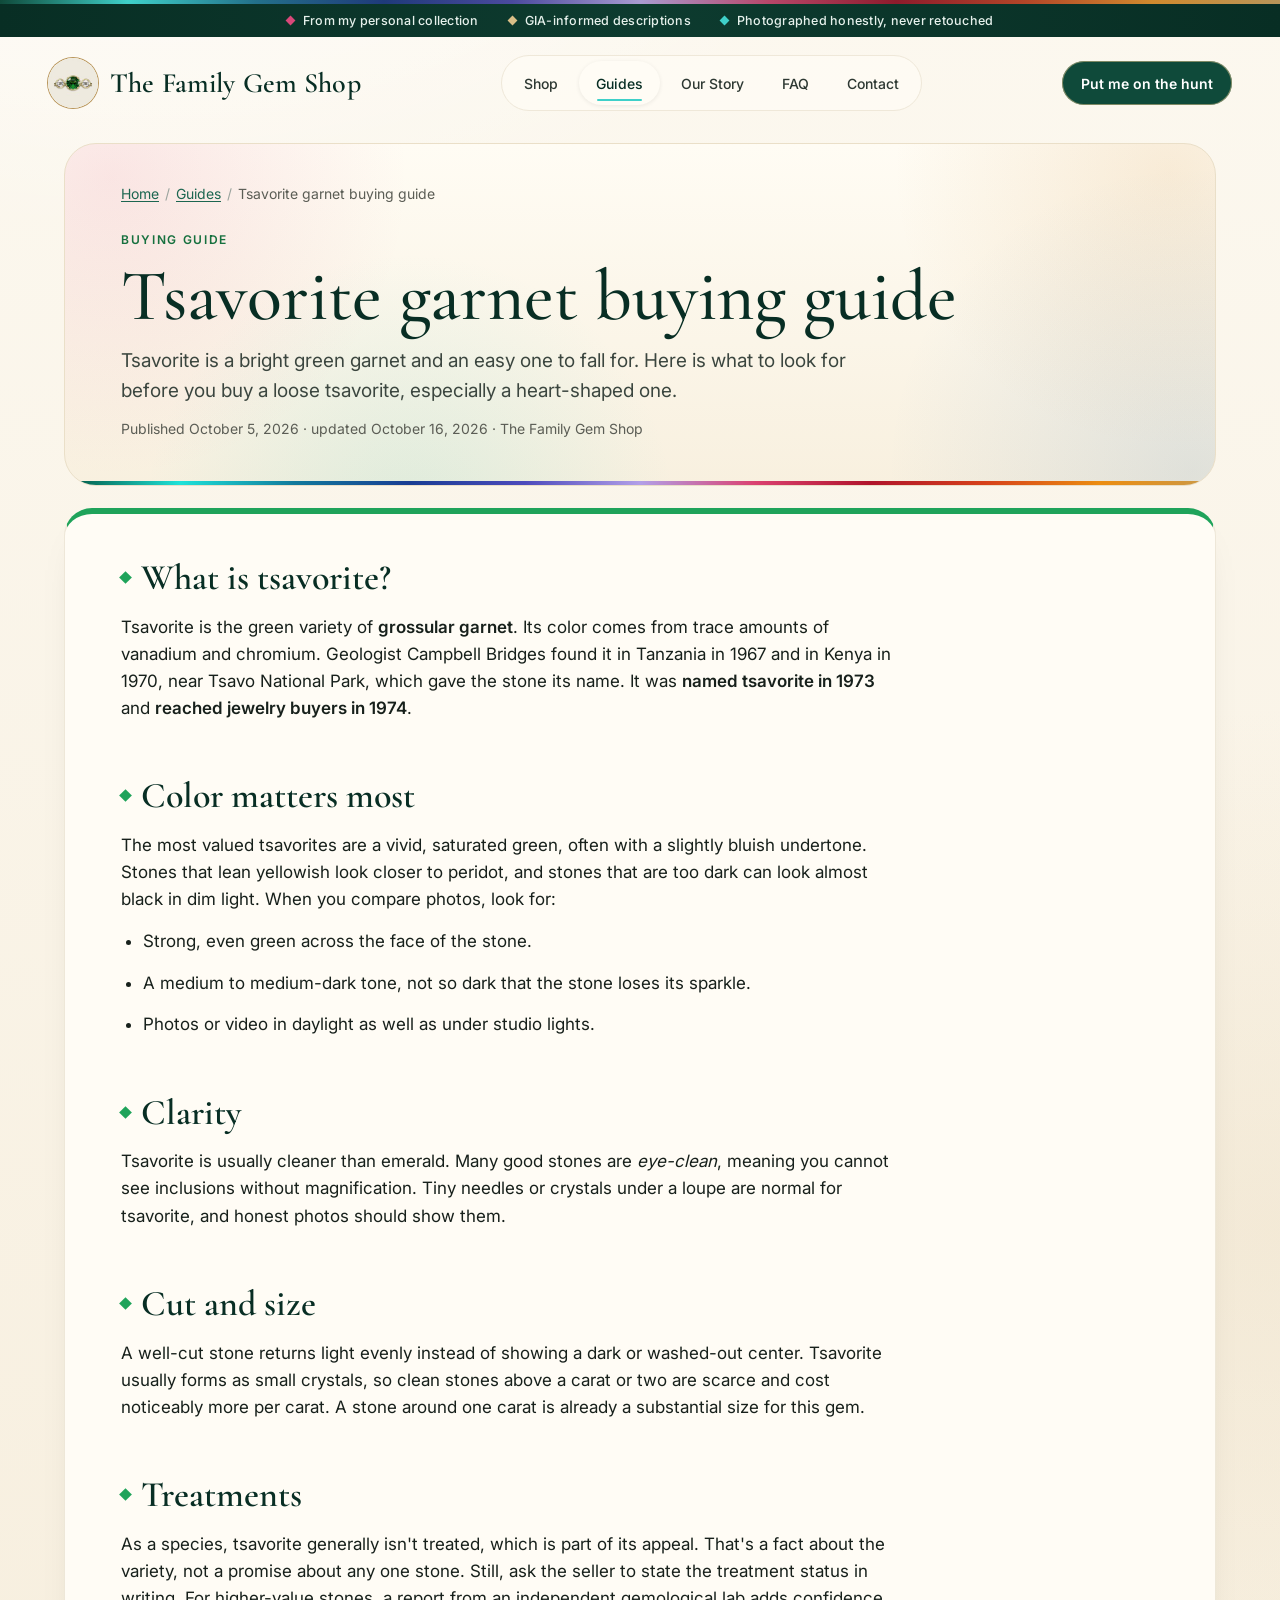
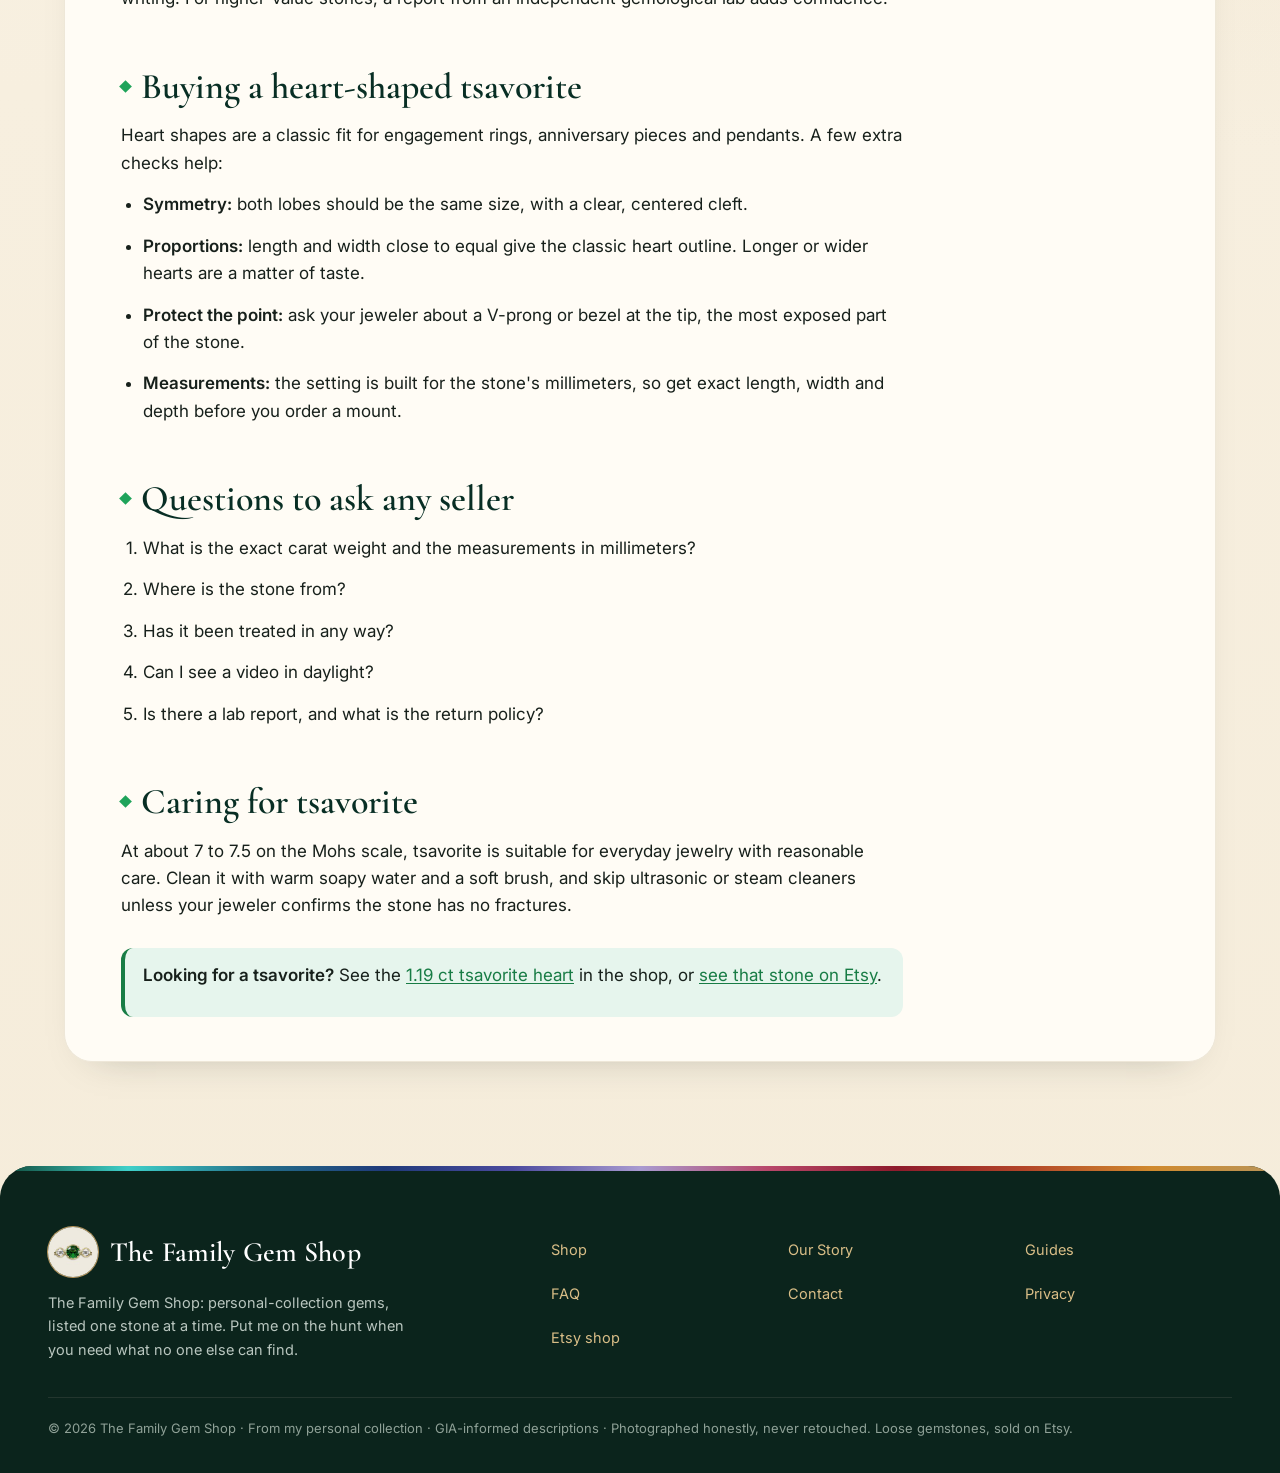
<file: guides/tsavorite-garnet-buying-guide/index.html>
<!doctype html>
<html lang="en">
<head>
<meta charset="utf-8">
<meta name="viewport" content="width=device-width,initial-scale=1">
<title>Tsavorite Garnet Buying Guide: Color, Clarity &amp; Heart Cuts</title>
<meta name="description" content="How to buy a loose Tsavorite Garnet: what good color looks like, clarity, cut and size, treatments, heart-shape tips and the questions to ask any seller first.">
<meta name="robots" content="index,follow,max-image-preview:large">
<link rel="canonical" href="https://thefamilygems.com/guides/tsavorite-garnet-buying-guide/">
<meta name="theme-color" content="#0F4A3A">
<link rel="icon" href="../../favicon.ico" sizes="32x32">
<link rel="icon" href="../../favicon.svg" type="image/svg+xml">
<link rel="apple-touch-icon" href="../../apple-touch-icon.png">
<link rel="manifest" href="../../site.webmanifest">
<meta property="og:type" content="article">
<meta property="og:site_name" content="The Family Gem Shop">
<meta property="og:title" content="Tsavorite Garnet Buying Guide: Color, Clarity &amp; Heart Cuts">
<meta property="og:description" content="How to buy a loose Tsavorite Garnet: what good color looks like, clarity, cut and size, treatments, heart-shape tips and the questions to ask any seller first.">
<meta property="og:url" content="https://thefamilygems.com/guides/tsavorite-garnet-buying-guide/">
<meta property="og:image" content="https://thefamilygems.com/img/og/og-tsavorite.jpg">
<meta property="og:image:width" content="1200">
<meta property="og:image:height" content="630">
<meta property="og:image:alt" content="A 1.19 ct heart-shaped Tsavorite Garnet on a cream background">
<meta property="og:locale" content="en_US">
<meta name="twitter:card" content="summary_large_image">
<meta name="twitter:title" content="Tsavorite Garnet Buying Guide: Color, Clarity &amp; Heart Cuts">
<meta name="twitter:description" content="How to buy a loose Tsavorite Garnet: what good color looks like, clarity, cut and size, treatments, heart-shape tips and the questions to ask any seller first.">
<meta name="twitter:image" content="https://thefamilygems.com/img/og/og-tsavorite.jpg">
<meta name="twitter:image:alt" content="A 1.19 ct heart-shaped Tsavorite Garnet on a cream background">
<link rel="preload" href="../../fonts/inter-var.woff2" as="font" type="font/woff2" crossorigin>
<link rel="preload" href="../../fonts/cormorant-var.woff2" as="font" type="font/woff2" crossorigin>
<link rel="stylesheet" href="../../f.css">
<script type="application/ld+json">{"@context":"https://schema.org","@graph":[{"@type":"Organization","@id":"https://thefamilygems.com/#org","name":"The Family Gem Shop","url":"https://thefamilygems.com/","logo":"https://thefamilygems.com/img/logo-512.png","description":"Loose gemstones from one family's personal collection, photographed honestly and listed one stone at a time on Etsy.","sameAs":["https://www.etsy.com/shop/TheFamilyGemShop"]},{"@type":"WebSite","@id":"https://thefamilygems.com/#website","name":"The Family Gem Shop","url":"https://thefamilygems.com/","publisher":{"@id":"https://thefamilygems.com/#org"},"inLanguage":"en-US"}]}</script><script type="application/ld+json">{"@context":"https://schema.org","@type":"BreadcrumbList","itemListElement":[{"@type":"ListItem","position":1,"name":"Home","item":"https://thefamilygems.com/"},{"@type":"ListItem","position":2,"name":"Guides","item":"https://thefamilygems.com/guides/"},{"@type":"ListItem","position":3,"name":"Tsavorite garnet buying guide","item":"https://thefamilygems.com/guides/tsavorite-garnet-buying-guide/"}]}</script><script type="application/ld+json">{"@context":"https://schema.org","@type":"Article","headline":"Tsavorite Garnet Buying Guide: Color, Clarity & Heart Cuts","description":"How to buy a loose Tsavorite Garnet: what good color looks like, clarity, cut and size, treatments, heart-shape tips and the questions to ask any seller first.","datePublished":"2026-10-05","dateModified":"2026-11-07","author":{"@id":"https://thefamilygems.com/#org"},"publisher":{"@type":"Organization","@id":"https://thefamilygems.com/#org","name":"The Family Gem Shop","url":"https://thefamilygems.com/","logo":"https://thefamilygems.com/img/logo-512.png","description":"Loose gemstones from one family's personal collection, photographed honestly and listed one stone at a time on Etsy.","sameAs":["https://www.etsy.com/shop/TheFamilyGemShop"]},"image":"https://thefamilygems.com/img/og/og-tsavorite.jpg","mainEntityOfPage":"https://thefamilygems.com/guides/tsavorite-garnet-buying-guide/","inLanguage":"en-US"}</script>
</head>
<body>
<a class="skip" href="#main">Skip to content</a><div class="spec-line"></div><div class="ann" role="region" aria-label="How we describe stones"><span style="--c:#D9487A">From my personal collection</span><span style="--c:#D9BE87">GIA-informed descriptions</span><span style="--c:#3FD0C9">Photographed honestly, never retouched</span></div><header><a class="brand" href="../../"><img src="../../img/crest-128.jpg" srcset="../../img/crest-128.jpg 2x, ../../img/crest-160.jpg 3x" width="50" height="50" alt=""><span class="nm">The Family Gem Shop</span></a><nav class="nav" aria-label="Main"><a href="../../shop/">Shop</a><a href="../../guides/" class="on" aria-current="page">Guides</a><a href="../../about/">Our Story</a><a href="../../faq/">FAQ</a><a href="../../contact/">Contact</a></nav><div class="hd-r"><a class="ask" href="../../contact/">Put me on the hunt</a><details class="mnav"><summary><b aria-hidden="true"></b>Menu</summary><nav aria-label="Mobile"><a href="../../shop/">Shop</a><a href="../../guides/" class="on" aria-current="page">Guides</a><a href="../../about/">Our Story</a><a href="../../faq/">FAQ</a><a href="../../contact/">Contact</a></nav></details></div></header>
<main id="main" class="std">
<div class="wrap">
<section class="phead"><nav class="crumbs" aria-label="Breadcrumb"><ol><li><a href="../../">Home</a></li><li><a href="../../guides/">Guides</a></li><li aria-current="page">Tsavorite garnet buying guide</li></ol></nav><div class="label" style="color:#187C45">Buying guide</div><h1>Tsavorite garnet buying guide</h1><p class="lead">Tsavorite is a bright green garnet and an easy one to fall for. Here is what to look for before you buy a loose tsavorite, especially a heart-shaped one.</p><p class="pub">Published October 5, 2026 · updated October 16, 2026 · The Family Gem Shop</p><div class="sp3"></div></section>
<article class="sheet prose guide" style="--stone:#1FA35A;--stone-ink:#187C45;--stone-soft:#E6F5ED;--stone-line:#B1DFC5;--stone-glow:rgba(31,163,90,.22)">

  <h2>What is tsavorite?</h2>
  <p>Tsavorite is the green variety of <strong>grossular garnet</strong>. Its color comes from trace amounts of vanadium and chromium. Geologist Campbell Bridges found it in Tanzania in 1967 and in Kenya in 1970, near Tsavo National Park, which gave the stone its name. It was <strong>named tsavorite in 1973</strong> and <strong>reached jewelry buyers in 1974</strong>.</p>

  <h2>Color matters most</h2>
  <p>The most valued tsavorites are a vivid, saturated green, often with a slightly bluish undertone. Stones that lean yellowish look closer to peridot, and stones that are too dark can look almost black in dim light. When you compare photos, look for:</p>
  <ul>
    <li>Strong, even green across the face of the stone.</li>
    <li>A medium to medium-dark tone, not so dark that the stone loses its sparkle.</li>
    <li>Photos or video in daylight as well as under studio lights.</li>
  </ul>

  <h2>Clarity</h2>
  <p>Tsavorite is usually cleaner than emerald. Many good stones are <em>eye-clean</em>, meaning you cannot see inclusions without magnification. Tiny needles or crystals under a loupe are normal for tsavorite, and honest photos should show them.</p>

  <h2>Cut and size</h2>
  <p>A well-cut stone returns light evenly instead of showing a dark or washed-out center. Tsavorite usually forms as small crystals, so clean stones above a carat or two are scarce and cost noticeably more per carat. A stone around one carat is already a substantial size for this gem.</p>

  <h2>Treatments</h2>
  <p>As a species, tsavorite generally isn't treated, which is part of its appeal. That's a fact about the variety, not a promise about any one stone. Still, ask the seller to state the treatment status in writing. For higher-value stones, a report from an independent gemological lab adds confidence.</p>

  <h2>Buying a heart-shaped tsavorite</h2>
  <p>Heart shapes are a classic fit for engagement rings, anniversary pieces and pendants. A few extra checks help:</p>
  <ul>
    <li><strong>Symmetry:</strong> both lobes should be the same size, with a clear, centered cleft.</li>
    <li><strong>Proportions:</strong> length and width close to equal give the classic heart outline. Longer or wider hearts are a matter of taste.</li>
    <li><strong>Protect the point:</strong> ask your jeweler about a V-prong or bezel at the tip, the most exposed part of the stone.</li>
    <li><strong>Measurements:</strong> the setting is built for the stone's millimeters, so get exact length, width and depth before you order a mount.</li>
  </ul>

  <h2>Questions to ask any seller</h2>
  <ol>
    <li>What is the exact carat weight and the measurements in millimeters?</li>
    <li>Where is the stone from?</li>
    <li>Has it been treated in any way?</li>
    <li>Can I see a video in daylight?</li>
    <li>Is there a lab report, and what is the return policy?</li>
  </ol>

  <h2>Caring for tsavorite</h2>
  <p>At about 7 to 7.5 on the Mohs scale, tsavorite is suitable for everyday jewelry with reasonable care. Clean it with warm soapy water and a soft brush, and skip ultrasonic or steam cleaners unless your jeweler confirms the stone has no fractures.</p>

  <div class="note"><p><strong>Looking for a tsavorite?</strong> See the <a href="../../shop/#sf-001">1.19 ct tsavorite heart</a> in the shop, or <a href="https://www.etsy.com/listing/4601364223" rel="noopener">see that stone on Etsy</a>.</p></div>
</article>
</div>

</main>
<footer><div class="spec-line"></div><div class="fg"><div><a class="brand" href="../../"><img src="../../img/crest-128.jpg" srcset="../../img/crest-128.jpg 2x, ../../img/crest-160.jpg 3x" width="50" height="50" alt=""><span class="nm">The Family Gem Shop</span></a><p>The Family Gem Shop: personal-collection gems, listed one stone at a time. Put me on the hunt when you need what no one else can find.</p></div><nav class="fl" aria-label="Footer"><a href="../../shop/">Shop</a><a href="../../about/">Our Story</a><a href="../../guides/">Guides</a><a href="../../faq/">FAQ</a><a href="../../contact/">Contact</a><a href="../../privacy/">Privacy</a><a href="https://www.etsy.com/shop/TheFamilyGemShop" rel="noopener">Etsy shop</a></nav></div><div class="copy">&copy; 2026 The Family Gem Shop · From my personal collection · GIA-informed descriptions · Photographed honestly, never retouched. Loose gemstones, sold on Etsy.</div></footer>
</body>
</html>
</file>
<file: f.css>
/* f.css: The Family Gem Shop, direction F (Spectrum Boutique). Hand-maintained static stylesheet, ported from the approved designs-5 F mockups (Oct 16, 2026). */
@font-face{font-family:'Cormorant';src:url('fonts/cormorant-var.woff2') format('woff2');font-weight:500 600;font-display:swap}
@font-face{font-family:'Cormorant';font-style:italic;src:url('fonts/cormorant-italic-var.woff2') format('woff2');font-weight:500 600;font-display:swap}
@font-face{font-family:'Inter';src:url('fonts/inter-var.woff2') format('woff2');font-weight:400 600;font-display:swap}

:root{--em:#0F4A3A;--emd:#082E24;--emh:#1C6650;--gold:#B8955A;--golds:#D9BE87;--wg:#E8E6E0;--cream:#F6F0E3;--ivory:#FBF8F1;--ink:#1E2A24;--muted:#6E7068;--blue:#1F3A7A;--ruby:#8E1B2C}
*{box-sizing:border-box;margin:0;padding:0}
html{-webkit-font-smoothing:antialiased;overflow-x:hidden}
body{position:relative;overflow-x:hidden;font-family:'Inter',sans-serif;color:var(--ink);background:var(--ivory);font-size:17px;line-height:1.6}
a{color:inherit;text-decoration:none;cursor:pointer}
img{display:block;max-width:100%;height:auto}
.serif,h1,h2,h3,h4{font-family:'Cormorant',Georgia,serif;font-weight:500}
.label{font:600 12px/1.3 Inter;letter-spacing:.14em;text-transform:uppercase}
.gemico{width:44px;height:44px}
/* glow: background halo only, behind the opaque photo frame, never over the stone */
.glow{position:relative;isolation:isolate}
.glow::before{content:'';position:absolute;inset:-9%;z-index:-1;border-radius:50%;background:radial-gradient(closest-side,var(--stone-glow,var(--g)) 0%,var(--stone-glow,var(--g)) 45%,transparent 100%);pointer-events:none}
.photo{background:#fff;overflow:hidden}
.photo img{width:100%;aspect-ratio:1/1;object-fit:cover}
.rule{display:flex;align-items:center;gap:14px;justify-content:center;width:240px;margin:18px auto}
.rule:before,.rule:after{content:'';flex:1;height:1px;background:var(--gold)}
.rule i{width:8px;height:8px;border:1px solid var(--gold);transform:rotate(45deg)}
.btn{display:inline-flex;align-items:center;justify-content:center;font:600 15px Inter;letter-spacing:.03em;padding:15px 28px;border-radius:2px;white-space:nowrap}
.btn.pri{background:var(--em);color:var(--cream);box-shadow:inset 0 0 0 1px var(--golds),inset 0 0 0 3px var(--em)}
.btn.out{border:1px solid var(--gold);color:var(--emd)}
.btn.secd{border:1px solid var(--golds);color:var(--cream)}
.btn.goldfill{background:var(--golds);color:var(--emd)}
.chip{display:inline-flex;align-items:center;gap:7px;font:600 11.5px Inter;letter-spacing:.1em;text-transform:uppercase;padding:6px 11px;border-radius:99px}
.chip i{width:8px;height:8px;border-radius:50%;display:inline-block}
.spec{width:100%;border-collapse:collapse;font-size:15px}
.spec th{width:38%;text-align:left;font-weight:500;color:var(--muted);padding:11px 0;border-bottom:1px solid #E3D7BD;vertical-align:top}
.spec td{padding:11px 0;border-bottom:1px solid #E3D7BD}
.spec td.unk{color:var(--muted);font-style:italic}
.hon{list-style:none;font-size:14.5px}
.hon li{padding:6px 0 6px 22px;position:relative}
.hon li:before{content:'';position:absolute;left:2px;top:13px;width:7px;height:7px;border:1.5px solid var(--gold);transform:rotate(45deg)}
.thumbs{display:grid;grid-template-columns:repeat(8,1fr);gap:10px}
.thumbs .t{aspect-ratio:1/1;background:#fff;border:1px solid #DCCFB3;padding:3px}
.thumbs .t img{width:100%;height:100%;object-fit:cover}
.thumbs .t.on{outline:2px solid var(--em);outline-offset:1px}
.thumbs .t.todo{display:flex;align-items:center;justify-content:center;text-align:center;font-size:10.5px;line-height:1.25;color:var(--muted);border-style:dashed;background:var(--cream);padding:5px}
.menu{display:none}
.qbuy{display:none}
.mob{display:none}
@media (max-width:820px){
 body{font-size:16px}
 .nav{display:none!important}
 .menu{display:flex!important;align-items:center;gap:8px;font:600 12px Inter;letter-spacing:.12em;text-transform:uppercase}
 .menu b{display:block;width:20px;height:2px;background:currentColor;box-shadow:0 6px 0 currentColor,0 -6px 0 currentColor}
 .thumbs{grid-template-columns:repeat(4,1fr);gap:8px}
 .btn{padding:14px 18px;font-size:14.5px;white-space:normal;text-align:center}
  .mob{display:block}.desk{display:none!important}
 .ctas{flex-direction:column;align-items:stretch}.ctas .btn{width:100%}
 .qbuy{display:block;margin:14px 0 6px;padding:14px 16px;background:#fff;border:1px solid var(--gold);border-radius:var(--qr,4px);box-shadow:0 8px 20px rgba(0,0,0,.08)}
 .qbuy .qr{display:flex;justify-content:space-between;align-items:baseline;gap:10px}
 .qbuy .qt{font:600 20px/1.1 Cormorant;color:var(--emd)}
 .qbuy .qp{font:600 20px/1.1 Cormorant;color:var(--emd);white-space:nowrap}
 .qbuy .qr2{display:flex;justify-content:space-between;gap:10px;margin:4px 0 10px}
 .qbuy .qs{font:600 9.5px Inter;letter-spacing:.08em;text-transform:uppercase;color:var(--ruby)}
 .qbuy .qs2{font:500 11px Inter;color:var(--muted)}
 .qbuy .btn{width:100%;padding:13px 16px;font-size:14.5px}
}


body{color:#17201B}
.spec-line{height:4px;background:linear-gradient(90deg,#0F4A3A,#3FD0C9,#23708A,#1F3A7A,#4B4A9E,#A99BD1,#B8476A,#8E1B2C,#B34528,#D08A2E,#B8955A)}
.ann{display:flex;justify-content:center;gap:30px;background:var(--emd);color:#E6F1EC;font:500 12.5px Inter;letter-spacing:.02em;padding:9px}
.ann span:before{content:'';display:inline-block;width:7px;height:7px;transform:rotate(45deg);margin-right:9px;vertical-align:1px;background:var(--c)}
header{display:flex;align-items:center;justify-content:space-between;padding:18px 48px;max-width:1440px;margin:0 auto}
.brand{display:flex;align-items:center;gap:12px}.brand img{width:50px;height:50px;border-radius:50%;box-shadow:0 0 0 1px var(--gold)}
.brand .nm{font-family:Cormorant;font-weight:600;font-size:28px;color:var(--emd);letter-spacing:.005em}
.nav{display:flex;gap:4px;background:#F6F3EC;border-radius:99px;padding:5px;border:1px solid #EFE8D9}
.nav a{padding:9px 17px;border-radius:99px;font:500 14px Inter;color:#2D3832;position:relative}
.nav a.on{background:#fff;box-shadow:0 1px 4px rgba(0,0,0,.08);color:var(--emd)}
.nav a.on:after{content:'';position:absolute;left:18px;right:18px;bottom:4px;height:2px;border-radius:2px;background:var(--uc,#3FD0C9)}
.hd-r{display:flex;align-items:center;gap:14px}
.ask{font:600 14px Inter;background:var(--em);color:#fff;padding:11px 19px;border-radius:99px;box-shadow:inset 0 0 0 1px rgba(217,190,135,.55)}
.wrap{max-width:1440px;margin:0 auto;padding:0 48px}
.btn.rnd{border-radius:99px}
.btn.pri{box-shadow:inset 0 0 0 1px rgba(217,190,135,.7)}
.btn.out{border:1px solid var(--gold);color:var(--emd);background:#fff}
.pill{display:inline-flex;gap:8px;align-items:center;font:600 12px Inter;letter-spacing:.05em;padding:7px 13px;border-radius:99px;background:#fff;border:1px solid #E8E0CF;color:var(--emd)}
.pill i{width:8px;height:8px;border-radius:50%;background:var(--c,#3FD0C9);box-shadow:0 0 0 4px color-mix(in srgb,var(--c,#3FD0C9) 22%,transparent)}
.label{color:#267C78}
/* HERO: white stage, micro-glows, color wheel */
.hero{border-radius:32px;margin-top:6px;padding:56px 56px 30px;position:relative;overflow:hidden;border:1px solid #EFE8D9;
 background:radial-gradient(circle at 6% 14%,rgba(63,208,201,.17),transparent 26%),radial-gradient(circle at 36% 104%,rgba(184,71,106,.13),transparent 28%),
 radial-gradient(circle at 98% 6%,rgba(208,138,46,.15),transparent 24%),radial-gradient(circle at 98% 96%,rgba(31,58,122,.10),transparent 26%),linear-gradient(180deg,#FFFCF4,#F8F0DF)}
.hero .in{display:grid;grid-template-columns:1fr 1.08fr;gap:20px;align-items:center}
.hero h1{font-size:84px;line-height:.98;color:var(--emd);margin:22px 0 22px;font-weight:500;letter-spacing:-.005em}
.hero h1 .sw{background:linear-gradient(90deg,#1C6650,#23708A 28%,#4B4A9E 52%,#B8476A 76%,#B34528);-webkit-background-clip:text;background-clip:text;color:transparent;font-style:italic;padding-right:4px}
.hero p.lede{font-size:18.5px;max-width:500px;color:#3B463F}
.ctas{display:flex;gap:12px;margin-top:30px}
.minitrust{display:flex;gap:18px;margin-top:30px;font:500 13px Inter;color:#4A554F}
.minitrust span{display:flex;align-items:center;gap:7px}
.minitrust span:before{content:'';width:7px;height:7px;border:1.5px solid var(--gold);transform:rotate(45deg)}
.wheel{position:relative;width:620px;height:620px;margin:0 auto}
.ring{position:absolute;left:50%;top:50%;width:580px;height:580px;transform:translate(-50%,-50%);border-radius:50%;background:conic-gradient(from 0deg,#8E1B2C 0deg 14deg,#0F4A3A 26deg 54deg,#B8476A 66deg 94deg,#1F3A7A 106deg 134deg,#B34528 146deg 174deg,#3FD0C9 186deg 214deg,#23708A 226deg 254deg,#D08A2E 266deg 294deg,#B8955A 306deg 334deg,#8E1B2C 346deg);
 -webkit-mask:radial-gradient(circle,transparent 62.5%,#000 63%,#000 67.5%,transparent 68%);mask:radial-gradient(circle,transparent 62.5%,#000 63%,#000 67.5%,transparent 68%)}
.ring2{position:absolute;left:50%;top:50%;width:470px;height:470px;transform:translate(-50%,-50%);border-radius:50%;border:1px dashed rgba(184,149,90,.55)}
.dot{position:absolute;width:24px;height:24px;border-radius:50%;border:3px solid #fff;box-shadow:0 2px 8px rgba(0,0,0,.18)}
a.dot{display:block;color:inherit}
a.dot::after{content:'';position:absolute;inset:-10px}
.dot span{position:absolute;white-space:nowrap;font:600 12px Inter;letter-spacing:.12em;text-transform:uppercase;top:2px}
.dot.on{outline:3px solid #082E24;outline-offset:3px}
.wheeltools{display:flex;gap:10px;justify-content:center;margin:14px 0 0}
.wbtn{min-height:44px;padding:0 18px;border-radius:99px;border:1px solid var(--gold);background:#FFFCF5;color:var(--emd);font:600 14px Inter;cursor:pointer}
.wheelresult{max-width:680px;margin:14px auto 0;padding:14px 16px;background:#FFFCF5;border:1px solid #E8DFCB;border-radius:16px;color:#1E2A24;font-size:16px;line-height:1.5}
.wheelmore{display:inline-flex;align-items:center;min-height:44px;margin-top:8px;color:#16794a;text-decoration:underline;font-weight:600}
.wheelneedjs{text-align:center;font-size:14px;color:#4A554F;margin:8px 0 0}
.wheellinks{display:flex;flex-wrap:wrap;gap:4px 16px;justify-content:center;list-style:none;padding:8px 0 0;margin:0}
.wheellinks a{display:inline-flex;align-items:center;min-height:44px;color:#16794a;text-decoration:underline}
.mediaerr{margin:8px 0 0;font:600 14px Inter;color:#5A1F10}
@media (prefers-reduced-motion:reduce){.dot{transition:none}}
.hcard{position:absolute;left:50%;top:50%;width:300px;transform:translate(-50%,-50%);background:#fff;padding:11px 11px 0;border-radius:24px;box-shadow:0 26px 60px rgba(30,42,36,.16),0 0 0 1px rgba(184,149,90,.6)}
a.hcard{display:block;color:inherit;text-decoration:none}
.hcard .photo{border-radius:15px}
.hcard .lab{display:flex;justify-content:space-between;align-items:center;padding:11px 4px 12px}
.hcard .lab .nm2{font:600 20px/1.1 Cormorant;color:var(--emd)}
.hcard .hprice{display:none;font:600 18px/1 Cormorant;color:var(--emd)}
.hcard .wnone{display:none;margin:0;padding:36px 14px;text-align:center;font:600 18px/1.35 Cormorant;color:var(--emd)}
.hcard.is-nophoto .photo picture{display:none}
.hcard.is-nophoto .wnone{display:block}
.hcard.is-nophoto .hprice{display:none}
.wheel.is-nophoto .tag.t1,.wheel.is-nophoto .tag.t2,.wheel.is-nophoto .tag.t3{visibility:hidden}
.tag{position:absolute;z-index:3;background:#fff;border-radius:16px;padding:10px 14px;box-shadow:0 14px 34px rgba(30,42,36,.16);font:500 12.5px Inter;color:var(--muted);line-height:1.35}
.tag b{display:block;font:600 21px/1.1 Cormorant;color:var(--emd)}
.tag .dr{display:flex;gap:5px;margin-top:6px}.tag .dr i{width:13px;height:13px;border-radius:50%}
.t1{left:-6px;top:6px}.t2{right:-10px;top:0}.t3{right:-14px;bottom:-12px}
.chips{display:flex;flex-wrap:wrap;gap:8px;justify-content:center;margin-top:18px;padding-top:22px;border-top:1px solid #F0EADD}
.chip{background:var(--bg);color:var(--fg)}
/* sections */
.blk{padding:96px 0 0}
.sh{display:flex;justify-content:space-between;align-items:end;margin-bottom:30px;gap:40px}
.sh h2{font-size:54px;color:var(--emd);line-height:1}
.sh .label{margin-bottom:10px}
.sh p{max-width:420px;color:var(--muted);font-size:15.5px}
.sh a.more{font:600 14px Inter;color:var(--emd);border-bottom:2px solid var(--uc,#3FD0C9);padding-bottom:2px;white-space:nowrap}
/* gem cards = D saturated cards + B paint-chip stripes */
.cg{display:grid;grid-template-columns:repeat(6,1fr);grid-auto-rows:236px;gap:14px}
.cc{border-radius:24px;padding:20px 20px 0;position:relative;overflow:hidden;display:flex;flex-direction:column;justify-content:space-between;color:#fff;box-shadow:0 10px 24px -14px var(--sh)}
a.cc{text-decoration:none;color:#fff}
.cc.hero2{grid-column:span 2;grid-row:span 2;padding:26px 26px 0}
.cc.w2{grid-column:span 2}
.cc .gemico{width:34px;height:34px;opacity:.95}
.cc .wm{position:absolute;right:-34px;top:-34px;width:150px;height:150px;opacity:.14}
.cc h3{font-size:30px;font-weight:600;line-height:1;text-shadow:0 1px 10px rgba(0,0,0,.12)}
.cc.hero2 h3{font-size:46px}
.cc .cnt.soon{background:rgba(255,255,255,.12);border:1px dashed rgba(255,255,255,.55);font-weight:500;letter-spacing:.06em}
.cc .cnt{display:inline-block;margin-top:9px;font:600 11px Inter;letter-spacing:.04em;padding:5px 10px;border-radius:99px;background:rgba(255,255,255,.22);backdrop-filter:blur(2px)}
.cc .chipstrip{display:flex;margin:16px -20px 0;height:14px}
.cc.hero2 .chipstrip{margin:20px -26px 0;height:18px}
.cc .chipstrip i{flex:1}
.cc .ph2{display:flex;gap:12px;margin:18px 0 0}
.cc .ph2 .glow{width:150px;flex:none}
.cc .ph2 .fr{background:#fff;border-radius:16px;padding:6px;box-shadow:0 12px 26px rgba(0,0,0,.18)}
.cc .ph2 .photo{border-radius:11px}
.cc .ph2 small{display:block;font:600 12px Inter;color:#fff;margin-top:8px;text-shadow:0 1px 6px rgba(0,0,0,.25)}
.cc .ph2 small em{font-style:normal;font-weight:500;opacity:.85}
/* product cards */
.pg{display:grid;grid-template-columns:repeat(4,1fr);gap:20px}
.pc{border-radius:24px;background:#fff;border:1px solid #EEE7D8;overflow:hidden;box-shadow:0 18px 40px -28px rgba(30,42,36,.35)}
.pc{display:block;color:inherit;transition:transform .18s ease,box-shadow .18s ease}
.pc:hover{transform:translateY(-3px);box-shadow:0 24px 44px -26px rgba(30,42,36,.45)}
.pc:focus-visible{outline:2px solid var(--stone-ink,#0F4A3A);outline-offset:3px}
.pc .band{height:7px;background:linear-gradient(90deg,var(--stone,#0F4A3A),var(--stone-line,#9FD3C1))}
.pc .pic{margin:14px 14px 0;border-radius:18px;padding:26px;background:radial-gradient(circle at 50% 45%,var(--stone-soft,#F6F0E3),#fff 78%);box-shadow:inset 0 0 0 1px var(--stone-soft,#EEE7D8)}
.pc .pic .fr{background:#fff;border-radius:14px;padding:6px;box-shadow:0 0 0 1px rgba(184,149,90,.5)}
.pc .pic .photo{border-radius:10px}
.pc .meta{padding:16px 20px 20px}
.pc .row{display:flex;justify-content:space-between;align-items:center;gap:8px}
.pc h3{font-size:26px;color:var(--emd);font-weight:600;margin:10px 0 2px;line-height:1.1}
.pc .sub{font-size:14px;color:var(--muted)}
.pc .pr{font:600 13.5px Inter;color:var(--em)}
.pc .no{font:600 11px Inter;letter-spacing:.08em;text-transform:uppercase;color:var(--muted)}
.ph{aspect-ratio:1/1;border-radius:10px;display:flex;flex-direction:column;align-items:center;justify-content:center;gap:10px;font-size:13.5px;color:var(--muted);background:rgba(255,255,255,.75);border:1.5px dashed rgba(0,0,0,.12)}
.ph .gemico{width:48px;height:48px}
/* logo story */
.ls{display:grid;grid-template-columns:420px 1fr;border-radius:32px;overflow:hidden;border:1px solid #EFE8D9;background:linear-gradient(180deg,#FFFDF8,#F8F2E5)}
.ls .crest{position:relative;display:flex;align-items:center;justify-content:center;padding:44px;background:radial-gradient(circle at 50% 46%,rgba(46,160,110,.38),transparent 52%),radial-gradient(ellipse 80% 70% at 50% 120%,rgba(217,190,135,.25),transparent 60%),linear-gradient(150deg,#145A47,#082E24)}
.ls .crest img{width:270px;height:270px;border-radius:50%;box-shadow:0 0 0 1px rgba(217,190,135,.7),0 30px 60px rgba(0,0,0,.35)}
.ls .crest .ct{position:absolute;font:600 10.5px Inter;letter-spacing:.14em;text-transform:uppercase;color:var(--golds);display:flex;align-items:center;gap:8px}
.ls .crest .ct:before{content:'';width:28px;height:1px;background:var(--golds)}
.ls .crest .c1{top:58px;right:22px}.ls .crest .c2{bottom:58px;right:22px}
.ls .txt{padding:60px 72px;overflow:hidden;display:flex;flex-direction:column;justify-content:center;position:relative}
.ls .txt:after{content:'';position:absolute;left:0;top:0;bottom:0;width:5px;background:linear-gradient(180deg,#0F4A3A,#1C6650 50%,#D9BE87)}
.ls h2{font-size:58px;line-height:1;color:var(--emd);margin:12px 0 18px}
.ls h2 em{color:#1C6650}
.ls p{font-size:18px;line-height:1.65;color:#34403A;max-width:700px;position:relative}
.ls .txt .halo{position:absolute;right:-120px;top:-120px;width:380px;height:380px;border-radius:50%;background:radial-gradient(closest-side,rgba(46,160,110,.16),transparent);pointer-events:none}
.ls .legend{display:flex;gap:10px;margin:22px 0 24px;flex-wrap:wrap}
.ls .legend span{display:inline-flex;align-items:center;gap:9px;font:500 13.5px Inter;padding:8px 14px 8px 9px;border-radius:99px;background:#fff;border:1px solid #E8DFCB;color:#2D3832}
.ls .legend b{font-weight:600;color:var(--emd)}
.gem-e{width:22px;height:16px;border-radius:3px;background:linear-gradient(135deg,#46C38A,#0E7A4C 55%,#0A5A37);box-shadow:inset 0 0 0 2px rgba(255,255,255,.35),0 0 0 1.5px var(--gold)}
.gem-d{width:18px;height:18px;border-radius:50%;background:radial-gradient(circle at 35% 35%,#fff,#E6EAEF 55%,#B9C2CC);box-shadow:inset 0 0 0 2px rgba(255,255,255,.7),0 0 0 1.5px var(--gold)}
.link{font:600 14px Inter;color:var(--emd);border-bottom:2px solid var(--gold);padding-bottom:2px;align-self:flex-start}
/* story ring photo: glow sits behind the frame only, photo itself untouched by CSS */
.ringfig{position:relative;margin:0}
.ringfig:before{content:'';position:absolute;inset:-26px -18px;border-radius:40px;background:radial-gradient(closest-side,rgba(70,195,138,.42),rgba(217,190,135,.16) 60%,transparent);filter:blur(10px);z-index:0}
.ringfig .rf{position:relative;z-index:1;background:#fff;border-radius:24px;padding:10px;box-shadow:0 26px 60px rgba(8,46,36,.22),0 0 0 1px rgba(184,149,90,.6)}
.ringfig img{display:block;width:100%;height:auto;aspect-ratio:8/5;border-radius:16px}
.ringfig figcaption{position:relative;z-index:1;margin-top:16px;font:500 italic 24px/1.25 Cormorant;color:var(--emd);text-align:center}
.ringfig figcaption small{display:block;margin-top:6px;font:500 12px/1.4 Inter;font-style:normal;color:var(--muted);letter-spacing:.01em}
.sbody .legendcard.slim{padding:8px 22px 24px;margin-top:34px}
.ringnote{display:flex;gap:16px;align-items:center;margin:20px 0 0;padding:10px 16px 10px 10px;border-radius:18px;background:#fff;border:1px solid #E8DFCB;max-width:520px;position:relative}
.ringnote .rf{flex:none;width:150px;border-radius:12px;padding:4px;background:#fff;box-shadow:0 0 0 1px rgba(184,149,90,.6),0 10px 22px -8px rgba(46,160,110,.55)}
.ringnote img{display:block;width:100%;aspect-ratio:8/5;border-radius:9px}
.ringnote span{font:500 italic 20px/1.25 Cormorant;color:var(--emd)}
/* editorial long story (pass 7) */
.sbody.ed{align-items:start;grid-template-columns:4fr 7fr;gap:64px}
.sbody.ed .side{position:sticky;top:24px}
.sbody.ed p.long{margin:0 0 22px}
.sbody.ed p.long.lede{font-size:21px;line-height:1.66;color:#22302A}
.sbody.ed p.long.lede:first-letter{float:left;font:600 76px/.82 Cormorant;color:var(--emd);margin:8px 12px 0 0}
.sbody.ed p.long.close{font:500 italic 26px/1.35 Cormorant;color:var(--emd);margin-top:8px}
.pq{margin:34px 0 36px;padding:26px 30px 26px 34px;border-radius:24px;position:relative;background:radial-gradient(ellipse 70% 120% at 0% 50%,rgba(70,195,138,.20),transparent 70%),#F7FBF8;border:1px solid #DCEDE3}
.pq:before{content:'';position:absolute;left:0;top:22px;bottom:22px;width:5px;border-radius:5px;background:linear-gradient(180deg,#46C38A,#0F4A3A 60%,#D9BE87)}
.pq q{display:block;font:500 italic 36px/1.15 Cormorant;color:#0F4A3A;quotes:"\201C" "\201D"}
.pq span{display:block;margin-top:10px;font:600 11px Inter;letter-spacing:.14em;text-transform:uppercase;color:#1C6650}
/* trust */
.tg{display:grid;grid-template-columns:repeat(4,1fr);gap:16px}
.tc{border-radius:22px;padding:26px;background:var(--bg);position:relative;overflow:hidden}

.tc .ic{width:48px;height:48px;border-radius:15px;background:linear-gradient(140deg,color-mix(in srgb,var(--c) 70%,#fff),var(--c));display:flex;align-items:center;justify-content:center;margin-bottom:16px;box-shadow:0 10px 20px -8px var(--c);color:#fff}
.tc .ic .gemico{width:26px;height:26px}
.tc h4,.tc h3{font-size:26px;color:var(--emd);font-weight:600;line-height:1.1}
.tc p{font-size:14.5px;color:#3A453F;margin-top:6px}
/* hunt + lore */
.duo{display:grid;grid-template-columns:1.15fr 1fr;gap:16px}
.huntc{border-radius:28px;padding:56px;color:#fff;position:relative;overflow:hidden;background:radial-gradient(ellipse 60% 80% at 100% 0%,rgba(75,74,158,.85),transparent 60%),radial-gradient(ellipse 50% 60% at 0% 100%,rgba(35,112,138,.6),transparent 70%),linear-gradient(135deg,#1F3A7A,#14285A)}
.huntc h2{font-size:58px;line-height:1}
.huntc p{color:#DCE3F2;max-width:520px;margin:14px 0 26px}
.huntc .rg{position:absolute;right:-110px;bottom:-110px;width:330px;height:330px;border-radius:50%;background:conic-gradient(from 0deg,#8E1B2C 0deg 14deg,#0F4A3A 26deg 54deg,#B8476A 66deg 94deg,#1F3A7A 106deg 134deg,#B34528 146deg 174deg,#3FD0C9 186deg 214deg,#23708A 226deg 254deg,#D08A2E 266deg 294deg,#B8955A 306deg 334deg,#8E1B2C 346deg);-webkit-mask:radial-gradient(circle,transparent 64%,#000 64.5%,#000 68%,transparent 68.5%);mask:radial-gradient(circle,transparent 64%,#000 64.5%,#000 68%,transparent 68.5%);opacity:.8}
.btn.white{background:#fff;color:var(--emd)}
.lg{display:grid;gap:14px}
.lc{border-radius:22px;padding:22px 26px 22px 30px;background:var(--bg);display:flex;gap:18px;align-items:center;position:relative;overflow:hidden}
.lc:before{content:'';position:absolute;left:0;top:16px;bottom:16px;width:6px;border-radius:0 4px 4px 0;background:var(--c)}
.lc .gemico{width:42px;height:42px;flex:none;color:var(--c)}
.lc h3{font-size:25px;color:var(--emd);font-weight:600}
.lc p{font-size:14px;color:#3A453F}
.lc a{font:600 12px Inter;letter-spacing:.08em;text-transform:uppercase;color:var(--emd);border-bottom:1px solid var(--gold)}
footer{margin-top:96px;background:#0B241C;color:#E8EFEA;border-radius:32px 32px 0 0;padding:0 48px 34px;overflow:hidden}
footer .spec-line{margin:0 -48px 56px;height:5px}
.fg{display:grid;grid-template-columns:1.3fr 2fr;gap:60px;max-width:1344px;margin:0 auto}
footer .brand .nm{color:#fff}
footer p{color:#B9C6BF;font-size:14.5px;margin-top:14px;max-width:380px}
.fl{display:grid;grid-template-columns:repeat(3,1fr);gap:0 30px;font-size:14.5px;color:var(--golds);align-content:start}
.fl a{display:flex;align-items:center;min-height:44px}
.copy{max-width:1344px;margin:36px auto 0;padding-top:20px;border-top:1px solid #23362E;font-size:13px;color:#8FA197}
/* STONE */
.crumb{font-size:13px;color:var(--muted);padding:10px 0 18px}
.crumb b{color:#267C78;font-weight:600}
.sp{display:grid;grid-template-columns:7fr 5fr;grid-template-areas:"g p" "m p";grid-template-rows:auto 1fr;gap:28px 40px;align-items:start}
.gcol{grid-area:g}.panel{grid-area:p}.more{grid-area:m;display:grid;grid-template-columns:1fr 1fr;gap:16px}
.more>div{border-radius:24px;padding:26px;background:var(--bg);position:relative;overflow:hidden}
.more>div:before{content:'';position:absolute;left:0;right:0;top:0;height:6px;background:var(--c)}
.more .span2{grid-column:1/-1}.more .range,.more .hb{margin-top:0}
.more h3{font-size:28px;color:var(--emd);font-weight:600;margin-bottom:8px}.more p{font-size:15px}
.below{grid-template-columns:1.4fr 1fr!important}
.relrow{display:flex;gap:18px;align-items:center}.relrow .phs{display:flex;gap:12px;margin-left:auto}.relrow .phs div{width:96px;aspect-ratio:1/1;border-radius:14px;border:1.5px dashed rgba(184,71,106,.35);display:flex;align-items:center;justify-content:center;text-align:center;font-size:11px;color:var(--muted);background:rgba(255,255,255,.6)}
.hunt2{background:radial-gradient(ellipse 70% 90% at 100% 0%,rgba(75,74,158,.85),transparent 60%),linear-gradient(135deg,#1F3A7A,#14285A)!important;color:#fff}.hunt2 h3{color:#fff!important}.hunt2 p{color:#DCE3F2;margin-bottom:18px}
.gal{border-radius:28px;padding:68px 64px 30px;position:relative;overflow:hidden;border:1px solid #E6EDE0;
 background:radial-gradient(circle at 12% 10%,rgba(63,208,201,.14),transparent 30%),radial-gradient(circle at 92% 92%,rgba(184,149,90,.14),transparent 30%),linear-gradient(180deg,#FBFCF8,#F3F6EE)}
.gal .glow{max-width:500px;margin:0 auto}
.gal .fr{background:#fff;border-radius:22px;padding:12px;box-shadow:0 26px 60px rgba(60,90,30,.16),0 0 0 1px rgba(184,149,90,.55)}
.gal .fr .photo{border-radius:14px}
.gal .ctag{position:absolute;top:22px;left:22px}
.gal .ntag{position:absolute;top:22px;right:22px}
.gal .tags{display:flex;justify-content:center;gap:12px;margin-top:22px}
.gal .tags .tag{position:static}
.sp .thumbs{margin-top:14px}.sp .thumbs .t{border-radius:14px;overflow:hidden;border-color:#EAE3D4}.sp .thumbs .t.todo{background:#FAF8F2}
.range{margin-top:22px;border-radius:22px;border:1px solid #EEE7D8;padding:22px 24px;background:#fff}
.range .rw{display:flex;gap:10px;margin-top:14px}
.range .pchip{flex:1;border-radius:12px;overflow:hidden;border:1px solid #EEE7D8;background:#fff}
.range .pchip i{display:block;height:56px}
.range .pchip span{display:block;font:500 12px Inter;color:#4A554F;padding:7px 9px}
.range .pchip.on{box-shadow:0 0 0 2px var(--emd),0 10px 20px -10px rgba(0,0,0,.3)}
.range .pchip.on span{color:var(--emd);font-weight:600}
.panel h1{font-size:56px;line-height:1;color:var(--emd);font-weight:600;margin:16px 0 12px}
.panel .ld{font-size:16.5px;color:#34403A}
.facts{display:flex;flex-wrap:wrap;gap:8px;margin:18px 0}
.facts span{font:500 13px Inter;padding:7px 12px;border-radius:99px;background:#F5F2EA;color:#2D3832;border:1px solid #EEE7D8}
.facts span.g{background:#EAF4E6;border-color:#D6E8CF;color:#2F5A20}
.facts span b{font-weight:600}
.buy{border-radius:22px;border:1px solid #EEE7D8;padding:22px;box-shadow:0 18px 40px -30px rgba(30,42,36,.4);position:relative;overflow:hidden}
.buy:before{content:'';position:absolute;left:0;right:0;top:0;height:4px;background:linear-gradient(90deg,#0F4A3A,#3FD0C9,#23708A,#1F3A7A,#4B4A9E,#A99BD1,#B8476A,#8E1B2C,#B34528,#D08A2E,#B8955A)}
.buy .row{display:flex;justify-content:space-between;align-items:center;margin-bottom:14px}
.price{font:600 32px Cormorant;color:var(--emd)}
.stat{font:600 11.5px Inter;letter-spacing:.04em;background:#FCE8EC;color:var(--ruby);padding:6px 11px;border-radius:99px}
.buy .btn{width:100%}
.ship{font-size:13px;color:var(--muted);margin-top:12px;text-align:center}
.card2{border-radius:22px;border:1px solid #EEE7D8;padding:6px 22px 12px;margin-top:16px}
.card2 h4{font-size:25px;color:var(--emd);font-weight:600;margin:16px 0 4px}
.spec th,.spec td{border-color:#EFEAE0}
.crestmini{display:flex;gap:16px;align-items:center;margin-top:16px;padding:16px 20px;border-radius:22px;background:radial-gradient(ellipse 60% 120% at 0% 50%,rgba(46,160,110,.18),transparent 70%),#FBF8F1;border:1px solid #EFE6D2}
.crestmini img{width:64px;height:64px;border-radius:50%;box-shadow:0 0 0 1px var(--gold)}
.crestmini b{display:block;font:600 23px/1.1 Cormorant;color:var(--emd);margin:3px 0 4px}.crestmini span{font:600 13px Inter;color:var(--emd);border-bottom:2px solid var(--gold)}
.hb{border-radius:22px;background:#EEF7F5;padding:18px 22px;margin-top:16px}
.hb .label{margin-bottom:4px}
.hb .hon li:before{border-color:#267C78}
.below{display:grid;grid-template-columns:repeat(3,1fr);gap:16px;margin-top:64px}
.below>div{border-radius:24px;padding:28px;background:var(--bg);position:relative;overflow:hidden}
.below>div:before{content:'';position:absolute;left:0;right:0;top:0;height:6px;background:var(--c)}
.below h3{font-size:30px;color:var(--emd);font-weight:600;margin-bottom:8px}
.below p{font-size:15px}
.rel{display:flex;gap:16px;align-items:center}
.rel .glow{width:112px;flex:none}.rel .fr{background:#fff;border-radius:14px;padding:5px;box-shadow:0 0 0 1px rgba(184,149,90,.5)}.rel .photo{border-radius:10px}
/* STORY */
.shero{border-radius:32px;margin-top:6px;padding:80px 56px 92px;text-align:center;position:relative;overflow:hidden;color:#fff;
 background:radial-gradient(circle at 50% 34%,rgba(52,170,116,.42),transparent 26%),radial-gradient(circle at 6% 100%,rgba(63,208,201,.15),transparent 26%),radial-gradient(circle at 94% 10%,rgba(63,208,201,.20),transparent 26%),radial-gradient(circle at 92% 100%,rgba(184,71,106,.20),transparent 26%),radial-gradient(circle at 4% 4%,rgba(63,208,201,.14),transparent 22%),linear-gradient(160deg,#145A47,#0B3B2E 55%,#082E24)}
.shero .rg{position:absolute;left:50%;top:186px;width:340px;height:340px;transform:translate(-50%,-50%);border-radius:50%;background:conic-gradient(from 0deg,#8E1B2C 0deg 14deg,#0F4A3A 26deg 54deg,#B8476A 66deg 94deg,#1F3A7A 106deg 134deg,#B34528 146deg 174deg,#3FD0C9 186deg 214deg,#23708A 226deg 254deg,#D08A2E 266deg 294deg,#B8955A 306deg 334deg,#8E1B2C 346deg);-webkit-mask:radial-gradient(circle,transparent 66%,#000 66.5%,#000 68.5%,transparent 69%);mask:radial-gradient(circle,transparent 66%,#000 66.5%,#000 68.5%,transparent 69%);opacity:.75}
.shero img.cr{width:210px;height:210px;border-radius:50%;margin:0 auto;position:relative;box-shadow:0 0 0 1px rgba(217,190,135,.8),0 30px 70px rgba(0,0,0,.4)}
.shero .pill{margin-top:78px;background:rgba(255,255,255,.1);border-color:rgba(255,255,255,.22);color:#E6F1EC}
.shero h1{font-size:92px;line-height:1;margin:20px 0 14px;font-weight:500}
.shero h1 em{color:#BFE9D3}
.shero .sub{font:500 italic 30px/1.2 Cormorant;color:var(--golds)}
.shero .ft{position:absolute;top:132px;background:#fff;color:var(--muted);border-radius:16px;padding:11px 16px;text-align:left;font:500 12.5px/1.35 Inter;box-shadow:0 16px 36px rgba(0,0,0,.28);display:flex;gap:12px;align-items:center}
.shero .ft b{display:block;font:600 21px/1.1 Cormorant;color:var(--emd)}
.shero .ft.l{right:calc(50% + 200px)}.shero .ft.r{left:calc(50% + 200px);top:212px}
.shero .sp2{height:4px;width:240px;margin:28px auto 0;border-radius:4px;background:linear-gradient(90deg,#0F4A3A,#3FD0C9,#23708A,#1F3A7A,#4B4A9E,#A99BD1,#B8476A,#8E1B2C,#B34528,#D08A2E,#B8955A)}
.sbody{display:grid;grid-template-columns:5fr 7fr;gap:56px;align-items:center;max-width:1180px;margin:0 auto;padding:88px 0 0}
.legendcard{border-radius:28px;background:linear-gradient(180deg,#FFFDF8,#F6EFE0);border:1px solid #EFE6D2;padding:40px 30px;position:relative}
.gempair{display:flex;justify-content:center;gap:26px;padding:14px 0 6px}
.gp{width:190px;border-radius:24px;padding:30px 18px 16px;text-align:center;position:relative;overflow:hidden}
.gp.e{background:radial-gradient(circle at 50% 42%,rgba(70,195,138,.45),transparent 62%),linear-gradient(160deg,#145A47,#082E24)}
.gp.d{background:radial-gradient(circle at 50% 42%,rgba(255,255,255,.95),transparent 62%),linear-gradient(160deg,#EEF1F5,#D5DCE5)}
.gp .bigem{width:118px;height:104px;filter:drop-shadow(0 12px 18px rgba(0,0,0,.25))}
.gp span{display:block;margin-top:12px;font:600 11px Inter;letter-spacing:.14em;text-transform:uppercase}
.gp.e span{color:var(--golds)}.gp.d span{color:#4A5564}
.legendcard .row{display:flex;gap:14px;align-items:flex-start;margin-top:22px;padding:16px 18px;border-radius:18px;background:#fff;border:1px solid #EEE5D2}
.legendcard .row .gem-e,.legendcard .row .gem-d{flex:none;margin-top:4px}
.legendcard .row b{display:block;font:600 22px/1.1 Cormorant;color:var(--emd)}
.legendcard .row span{font-size:14px;color:#4A554F}
.sbody .label{color:#1C6650}
.sbody h2{font-size:54px;line-height:1.02;color:var(--emd);margin:12px 0 10px}
.sbody .rule{margin:18px 0 22px;width:200px}
.sbody p.long{font-size:19px;line-height:1.72;color:#2E3A34;max-width:680px}
.sig{font:500 italic 34px Cormorant;color:var(--emd);margin-top:18px}
.next{max-width:1180px;margin:72px auto 0;border-top:1px solid #EFE8D9;padding-top:26px;display:flex;justify-content:space-between;color:var(--muted);font-size:14px}
.next b{font:600 22px Cormorant;color:var(--emd);margin-right:10px}
.mbar{display:none}
@media (max-width:820px){
 .sbody.ed{grid-template-columns:1fr;gap:30px}.sbody.ed .side{position:static}
 .sbody.ed p.long.lede{font-size:18px}.sbody.ed p.long.lede:first-letter{font-size:62px}.sbody.ed p.long.close{font-size:23px}
 .pq{margin:26px 0 28px;padding:20px 18px 20px 24px}.pq q{font-size:28px}
 .ringfig:before{inset:-14px -8px}.ringfig .rf{padding:7px;border-radius:18px}.ringfig img{border-radius:12px}.ringfig figcaption{font-size:21px}
 .ringnote{gap:12px;padding:8px 12px 8px 8px}.ringnote .rf{width:112px}.ringnote span{font-size:17px}
 .sbody .legendcard.slim{margin-top:26px}
 .ann{flex-wrap:wrap;gap:4px 14px;font-size:11.5px;padding:7px 10px;line-height:1.35}
 header{padding:12px 16px}.brand img{width:40px;height:40px}.brand .nm{font-size:21px}.ask{display:none}
 .wrap{padding:0 14px}
 .hero{padding:34px 20px 22px;border-radius:24px}.hero .in{grid-template-columns:1fr;gap:6px}
 .hero h1{font-size:46px;margin:16px 0 14px}.hero p.lede{font-size:16px}.ctas .btn{flex:1;padding:14px 12px}
 .minitrust{flex-wrap:wrap;gap:8px 14px;margin-top:18px;font-size:12px}
 .wheel{width:350px;height:350px;margin:10px -12px 0}.ring{width:330px;height:330px}.ring2{width:262px;height:262px}
 .hcard{width:176px;padding:7px 7px 0;border-radius:18px}.hcard .photo{border-radius:11px}.hcard .lab{flex-wrap:wrap;padding:7px 2px 8px}.hcard .lab .nm2{font-size:14px}.hcard .lab .chip{display:none}.hcard .hprice{display:block;flex:1 0 100%;font-size:16px;white-space:nowrap}
 .dot{width:15px;height:15px;border-width:2px}.dot span{position:absolute;width:1px;height:1px;padding:0;margin:-1px;overflow:hidden;clip:rect(0,0,0,0);white-space:nowrap;border:0}
 .tag{padding:7px 10px;font-size:10.5px;border-radius:12px}.tag b{font-size:16px}
 .t1{left:-4px;top:22px}.t2{right:-6px;top:auto;bottom:-2px}.t3{display:none}
 .chips{gap:6px;margin-top:6px;padding-top:16px}.chips .chip{font-size:10px;padding:5px 9px}
 .blk{padding-top:64px}.sh{display:block;margin-bottom:20px}.sh h2{font-size:38px}.sh p{font-size:14.5px;margin-top:8px}.sh a.more{display:inline-block;margin-top:10px}
 .cg{grid-template-columns:1fr 1fr;grid-auto-rows:150px;gap:10px}.cc{border-radius:20px;padding:15px 15px 0}.cc.hero2{grid-column:span 2;grid-row:span 2;padding:20px 20px 0}.cc.w2{grid-column:span 2}
 .cc h3{font-size:23px}.cc.hero2 h3{font-size:34px}.cc .chipstrip{margin:12px -15px 0;height:10px}.cc.hero2 .chipstrip{margin:14px -20px 0;height:12px}.cc .ph2 .glow{width:104px}.cc .wm{width:110px;height:110px}
 .pg{grid-template-columns:1fr 1fr;gap:10px}.pc{border-radius:20px}.pc .pic{margin:8px 8px 0;padding:12px;border-radius:14px}.pc .meta{padding:10px 12px 14px}.pc h3{font-size:20px}.pc .sub{font-size:12.5px}.pc .chip{font-size:9.5px;padding:4px 8px}.pc .no{display:none}
 .ls{grid-template-columns:1fr;border-radius:24px}.ls .crest{padding:34px}.ls .crest img{width:190px;height:190px}.ls .crest .ct{display:none}
 .ls .txt{padding:30px 22px 32px}.ls .txt:after{display:none}.ls h2{font-size:38px}.ls p{font-size:16px}.ls .legend span{font-size:12.5px}
 .tg{grid-template-columns:1fr 1fr;gap:10px}.tc{padding:18px 16px}.tc h4,.tc h3{font-size:20px}.tc p{font-size:13px}.tc .ic{width:38px;height:38px;margin-bottom:12px}
 .duo{grid-template-columns:1fr}.huntc .rg{width:220px;height:220px;right:-120px;bottom:-120px}.huntc{padding:34px 24px}.huntc h2{font-size:40px}.lc{padding:18px 18px 18px 24px}.lc h3{font-size:22px}
 footer{padding:0 22px 28px;border-radius:24px 24px 0 0;margin-top:64px}footer .spec-line{margin:0 -22px 40px}.fg{grid-template-columns:1fr;gap:26px}.fl{grid-template-columns:1fr 1fr}
 .sp{grid-template-columns:1fr;grid-template-areas:"g" "p" "m";gap:18px}.more{grid-template-columns:1fr}.below{grid-template-columns:1fr!important}.relrow{flex-wrap:wrap}.relrow .phs{margin-left:0}.relrow .phs div{width:88px}.gal{padding:52px 16px 18px;border-radius:22px}.gal .ctag{top:14px;left:14px}.gal .ntag{top:14px;right:14px}.gal .tags{gap:6px;margin-top:14px}.gal .tags .tag{padding:7px 9px}.gal .tags .tag b{font-size:15px}.gal .fr{padding:8px;border-radius:18px}
 .range{padding:18px 16px}.range .rw{display:grid;grid-template-columns:repeat(3,1fr);gap:8px}.range .pchip i{height:38px}.range .pchip span{font-size:11.5px;padding:6px 8px}
 .qbuy{--qr:20px}.qbuy .btn{border-radius:99px}
 .panel h1{font-size:40px}
 .below{grid-template-columns:1fr;margin-top:30px}
 .shero{padding:48px 20px 56px;border-radius:24px}.shero .rg{top:124px;width:230px;height:230px}.shero img.cr{width:140px;height:140px}.shero .pill{margin-top:52px}
 .shero h1{font-size:50px}.shero .ft{display:none}.shero .sub{font-size:23px}
 .sbody{grid-template-columns:1fr;gap:30px;padding:48px 4px 0}.sbody .txt{order:-1}.sbody h2{font-size:38px}.sbody p.long{font-size:17px}.sig{font-size:28px}
 .legendcard{padding:26px 16px}.gempair{gap:12px}.gp{width:150px;padding:22px 12px 12px}.gp .bigem{width:92px;height:80px}.legendcard .row{padding:12px 14px}
 .next{flex-direction:column;gap:8px;margin-top:44px}
}

/* ---- site additions (not in mockup): skip link, focus, no-JS mobile menu, tablet range, standard pages ---- */
body{font-family:'Inter',system-ui,-apple-system,"Segoe UI",Roboto,Arial,sans-serif}
.serif,h1,h2,h3,h4{font-family:'Cormorant',Georgia,"Times New Roman",serif}
.skip{position:absolute;left:-999px;top:8px;z-index:50;background:#fff;color:var(--emd);padding:8px 12px;border-radius:8px}
.skip:focus{left:12px}
a:focus-visible,summary:focus-visible{outline:2px solid #3FD0C9;outline-offset:3px;border-radius:6px}
.nav a:hover{color:var(--emd);background:#fff}
.mnav{display:none;position:relative}
.mnav summary{list-style:none;display:flex;align-items:center;gap:8px;font:600 12px Inter;letter-spacing:.12em;text-transform:uppercase;color:var(--emd);cursor:pointer;padding:10px 4px}
.mnav summary::-webkit-details-marker{display:none}
.mnav summary b{display:block;width:20px;height:2px;background:currentColor;box-shadow:0 6px 0 currentColor,0 -6px 0 currentColor;margin:0 4px}
.mnav nav{position:absolute;right:0;top:calc(100% + 6px);z-index:40;display:flex;flex-direction:column;min-width:210px;background:#fff;border:1px solid #EFE8D9;border-radius:18px;padding:8px;box-shadow:0 18px 40px rgba(30,42,36,.18)}
.mnav nav a{min-height:44px;display:flex;align-items:center;padding:12px 14px;border-radius:12px;font:500 15px Inter;color:#2D3832}
.mnav nav a.on{background:#EEF6F2;color:var(--emd)}
.btn.white{background:#fff;color:var(--emd)}
@media (max-width:1180px) and (min-width:821px){
 header{padding:16px 28px}.wrap{padding:0 28px}.ask{display:none}
 .hero .in{grid-template-columns:1fr}.hero{padding:48px 40px 30px}
 .cg{grid-template-columns:repeat(4,1fr)}.pg{grid-template-columns:repeat(2,1fr)}.tg{grid-template-columns:repeat(2,1fr)}
 .duo{grid-template-columns:1fr}.ls{grid-template-columns:320px 1fr}.ls .txt{padding:48px 44px}
 .sbody.ed{grid-template-columns:1fr 1.4fr;gap:40px}
 .fg{grid-template-columns:1fr;gap:30px}
}
@media (max-width:980px) and (min-width:821px){.nav a{padding:9px 11px;font-size:13.5px}.brand .nm{font-size:24px}}
@media (max-width:820px){
 .mnav{display:block}
 .menu{display:none!important}
}
@media (max-width:420px){.wheel{width:330px;height:330px;margin:10px auto 0}.ring{width:310px;height:310px}.ring2{width:246px;height:246px}}
/* standard pages (guides, FAQ, contact, privacy, shop, 404): existing content, F type and color */
main.std{padding:8px 0 8px}
main.std .wrap{max-width:1200px;padding:0 24px}
.crumbs{font-size:14px;color:var(--muted);margin:-12px 0 8px}
.crumbs ol{list-style:none;display:flex;flex-wrap:wrap;align-items:center;gap:0 6px;padding:0!important;margin:0!important}
.crumbs li{margin:0!important;display:flex;align-items:center;min-height:44px}
.crumbs a{display:inline-flex;align-items:center;min-height:44px;color:var(--emh)!important}
.crumbs li+li:before{content:"/";margin-right:6px;color:#9aa39d}
main.std h1{font-size:clamp(40px,6vw,62px);line-height:1.02;color:var(--emd);margin:18px 0 16px;font-weight:500}
main.std h2{font-size:clamp(28px,3.4vw,36px);line-height:1.1;color:var(--emd);margin:1.5em 0 .45em;font-weight:600}
main.std h3{font-size:24px;line-height:1.15;color:var(--emd);margin:1.2em 0 .4em;font-weight:600}
main.std p,main.std li{margin:0 0 .85em}
main.std ul,main.std ol{padding-left:1.3em;margin:0 0 1em}
main.std .lead{font-size:19px;line-height:1.6;color:#3B463F;max-width:40em}
main.std .prose{max-width:46em}
main.std a:not(.btn){color:#16794a;text-decoration:underline;text-underline-offset:2px}

main.std .btn{border-radius:99px;background:var(--em);color:#fff;padding:13px 24px;margin:6px 10px 6px 0;box-shadow:inset 0 0 0 1px rgba(217,190,135,.7);text-decoration:none}
main.std .btn.alt{background:#fff;color:var(--emd);box-shadow:none;border:1px solid var(--gold)}
main.std .grid{display:grid;gap:18px}
main.std .card{background:#fff;border:1px solid #EEE7D8;border-radius:22px;padding:22px 24px;box-shadow:0 18px 40px -30px rgba(30,42,36,.35)}
main.std .card h2,main.std .card h3{margin-top:0}
main.std .feature{display:grid;gap:18px;align-items:center}
main.std svg.gem{width:150px;height:auto;justify-self:center}
main.std .tag{display:inline-block;background:#EEF6F2;color:var(--em);font:600 12px Inter;letter-spacing:.04em;padding:5px 12px;border-radius:99px}
main.std dl.spec{display:grid;grid-template-columns:auto 1fr;gap:4px 16px;margin:12px 0;width:auto}
main.std dl.spec dt{font-weight:600}main.std dl.spec dd{margin:0}
main.std details{background:#fff;border:1px solid #EEE7D8;border-radius:16px;padding:4px 18px;margin:10px 0}
main.std summary{cursor:pointer;font-weight:600;padding:12px 0;color:var(--emd)}
main.std .note{background:#EEF6F2;border-left:4px solid var(--emh);padding:14px 18px;border-radius:12px;margin-top:28px}
main.std small{font-size:14px;color:var(--muted)}
@media (min-width:760px){main.std .grid.c3{grid-template-columns:repeat(3,1fr)}main.std .grid.c2{grid-template-columns:repeat(2,1fr)}main.std .feature{grid-template-columns:160px 1fr}}

/* ---- review fixes (Oct 16, 2026, Joshua 7:23 PM PT): per-stone color, F inner pages, tap targets ---- */
/* tap targets >= 44px */
.nav a{min-height:44px;display:inline-flex;align-items:center}
.sh a.more,.link{display:inline-flex;align-items:center;min-height:44px;padding-bottom:0;border-bottom:0;background:linear-gradient(var(--uc,var(--gold)),var(--uc,var(--gold))) 0 calc(100% - 9px)/100% 2px no-repeat}
.mnav summary{min-height:44px}
.ask{min-height:44px;display:inline-flex;align-items:center}
@media (max-width:1180px){.ask{display:none}}
/* stone card extras */
.soonchip{display:inline-flex;align-items:center;gap:6px;font:600 11px Inter;letter-spacing:.06em;text-transform:uppercase;padding:6px 10px;border-radius:99px;background:var(--stone-soft,#F6F0E3);color:var(--stone-ink,#0F4A3A);border:1px solid var(--stone-line,#E8E0CF)}
.soonchip.pricechip{letter-spacing:.02em;text-transform:none;font-variant-numeric:tabular-nums}
.soonchip.pricechip.sold,.soonchip.pricechip.reserved{opacity:.85}
.soonchip.pricechip .was,s.was{opacity:.65;margin-right:4px}

.pc .go{font:600 18px Inter;color:var(--stone-ink,#0F4A3A);transition:transform .18s}
.pc:hover .go{transform:translateX(3px)}
.pg.pg5{grid-template-columns:repeat(5,1fr)}
.pg.pg3{grid-template-columns:repeat(3,1fr);max-width:980px;margin:40px auto 0}
/* inner page header (F) */
.phead{border-radius:32px;margin-top:6px;padding:40px 56px 44px;position:relative;overflow:hidden;border:1px solid #EFE8D9;
 background:radial-gradient(circle at 4% 10%,rgba(217,72,122,.12),transparent 26%),radial-gradient(circle at 30% 110%,rgba(63,208,201,.14),transparent 30%),
 radial-gradient(circle at 96% 8%,rgba(208,138,46,.14),transparent 24%),radial-gradient(circle at 98% 96%,rgba(46,111,176,.12),transparent 26%),linear-gradient(180deg,#FFFCF4,#F8F0DF)}
.phead .label{margin-top:16px}
.phead h1{font-size:clamp(42px,6vw,72px)!important;line-height:1!important;color:var(--emd);margin:12px 0 14px!important;font-weight:500}
.phead .lead{font-size:18.5px;line-height:1.6;color:#3B463F;max-width:44em;margin:0}
.phead .pub{font-size:14px;color:var(--muted);margin:12px 0 0}
.phead .ctas{margin-top:24px}
.phead .chips{justify-content:flex-start;margin-top:26px}
.phead .sp3{position:absolute;left:0;right:0;bottom:0;height:4px;background:linear-gradient(90deg,#0F4A3A,#3FD0C9,#23708A,#1F3A7A,#4B4A9E,#A99BD1,#B8476A,#8E1B2C,#B34528,#D08A2E,#B8955A)}
.sheet{background:#FFFCF5;border:1px solid #EEE7D8;border-radius:28px;padding:44px 56px;margin-top:22px;box-shadow:0 18px 40px -30px rgba(30,42,36,.35);max-width:none!important}
.sheet.prose>*{max-width:46em}
main.std .sheet h2:first-child{margin-top:0}
.guide{border-top:6px solid var(--stone)}
.guide h2{position:relative;padding-left:20px}
.guide h2:before{content:'';position:absolute;left:0;top:.42em;width:9px;height:9px;transform:rotate(45deg);background:var(--stone)}
main.std .guide .note{background:var(--stone-soft);border-left-color:var(--stone-ink)}
main.std .guide a:not(.btn){color:var(--stone-ink)}
.faqs details{border-left:4px solid var(--c,#3FD0C9)}
.faqs details:nth-child(4n+1){--c:#D9487A}.faqs details:nth-child(4n+2){--c:#2E6FB0}.faqs details:nth-child(4n+3){--c:#D08A2E}.faqs details:nth-child(4n+4){--c:#3FD0C9}
main.std .faqs summary{min-height:44px;display:flex;align-items:center}
.duo2{display:grid;grid-template-columns:1.2fr 1fr;gap:16px;align-items:stretch}
.duo2 .sheet{margin-top:22px}.duo2 .huntc{margin-top:22px}
.duo2 .huntc h2{color:#fff;font-size:48px;margin:10px 0 0}
main.std .huntc .btn.white{background:#fff;color:var(--emd);box-shadow:none}
.glist{display:grid;gap:16px;margin-top:22px}
.gcard{display:grid;grid-template-columns:220px 1fr;gap:34px;align-items:center;background:#fff;border:1px solid #EEE7D8;border-top:6px solid var(--stone);border-radius:28px;padding:30px 40px;box-shadow:0 18px 40px -30px rgba(30,42,36,.35);text-decoration:none!important;color:inherit!important}
.gcard:hover{box-shadow:0 24px 44px -26px rgba(30,42,36,.45)}
.gcard .gpic{padding:16px;border-radius:20px;background:radial-gradient(circle at 50% 45%,var(--stone-soft),#fff 78%)}
.gcard .gpic .fr{background:#fff;border-radius:14px;padding:6px;box-shadow:0 0 0 1px rgba(184,149,90,.5)}.gcard .gpic .photo{border-radius:10px}
.gcard h2{margin:6px 0 8px!important;font-size:38px!important}
.gcard p{color:#3A453F}
.gcard .link{--uc:var(--stone)}
.vgrid{display:grid;grid-template-columns:1fr 1fr;gap:16px}
.vnote{border-radius:24px;padding:28px 30px;background:var(--stone-soft);border-top:6px solid var(--stone);position:relative}
.vnote h3{font-size:30px!important;color:var(--emd);margin:6px 0 8px!important}
.vnote p{font-size:15.5px;color:#2E3A34;margin:0!important}
/* shop: per-stone sections in the stone's own color */
.sds{display:grid;gap:22px}
.sd{display:grid;grid-template-columns:420px 1fr;gap:48px;align-items:start;border-radius:32px;padding:44px;border:1px solid var(--stone-line);scroll-margin-top:20px;
 background:radial-gradient(ellipse 60% 70% at 0% 0%,var(--stone-soft),transparent 70%),#fff;position:relative;overflow:hidden}
.sd:before{content:'';position:absolute;left:0;right:0;top:0;height:6px;background:linear-gradient(90deg,var(--stone),var(--stone-line))}
.sd .sdp{padding:10px}
.sd .sdp .fr{background:#fff;border-radius:22px;padding:12px;box-shadow:0 26px 60px rgba(30,42,36,.14),0 0 0 1px rgba(184,149,90,.55)}
.sd .sdp .photo{border-radius:14px}
.sd .row{display:flex;justify-content:space-between;align-items:center;gap:8px}
.sd .no{font:600 11.5px Inter;letter-spacing:.08em;text-transform:uppercase;color:var(--muted)}
.sd h2{font-size:48px;line-height:1.02;color:var(--emd);font-weight:600;margin:14px 0 16px}
.spec2{display:grid;grid-template-columns:150px 1fr;margin:0 0 18px;font-size:15.5px}
.spec2 dt,.spec2 dd{padding:9px 0;border-bottom:1px solid #EFEAE0;margin:0}
.spec2 dt{color:var(--muted);font-weight:500}
.spec2 dd.unk{color:var(--muted);font-style:italic}
.closenote{font:500 italic 21px/1.4 Cormorant;color:var(--emd);margin:0 0 18px;padding-left:16px;border-left:3px solid var(--stone)}
.vbox{border-radius:20px;background:var(--stone-soft);padding:20px 24px;border:1px solid var(--stone-line)}
.vbox h3{font-size:26px;color:var(--stone-ink);font-weight:600;margin:0 0 6px}
.vbox p{font-size:15px;color:#2E3A34}
.sdcta{display:flex;gap:12px;align-items:center;flex-wrap:wrap;margin-top:20px}
.sdcta .btn{min-height:44px;padding:12px 22px}
main.f.inner .crumbs a{color:var(--emh)}
@media (max-width:1180px) and (min-width:821px){.pg.pg5{grid-template-columns:repeat(3,1fr)}.sd{grid-template-columns:320px 1fr;gap:28px;padding:32px}.duo2{grid-template-columns:1fr}}
@media (max-width:820px){
 .crumbs{margin:-6px 0 2px}
 .phead{padding:22px 18px 30px;border-radius:24px}.phead .lead{font-size:16px}.phead .chips{justify-content:flex-start}
 .sheet{padding:26px 18px;border-radius:22px}
 .pg.pg5,.pg.pg3{grid-template-columns:1fr 1fr}
 .pc .soonchip{font-size:9.5px;padding:5px 7px;letter-spacing:.03em}
 .sd{grid-template-columns:1fr;gap:6px;padding:22px 16px;border-radius:24px}.sd .sdp{padding:14px 18px}.sd h2{font-size:34px}
 .spec2{grid-template-columns:118px 1fr;font-size:14.5px}.closenote{font-size:19px}
 .gcard{grid-template-columns:1fr;gap:16px;padding:22px 18px}.gcard .gpic{max-width:240px}.gcard h2{font-size:30px!important}
 .vgrid{grid-template-columns:1fr}.duo2{grid-template-columns:1fr}.duo2 .huntc h2{font-size:38px}
 header{padding:10px 16px}
}
/* inline text links: 44px hit area without changing line layout */
main.std .prose a:not(.btn),main.std .note a,main.std details a{padding:12px 0;margin:-12px 0}
main.std .sh h2{font-size:clamp(38px,4.2vw,54px);margin:0;line-height:1}
main.std .sh p{margin:0}
/* Phase 2 per-stone layer (Oct 16, 2026): thumbs, video, variety layer. All color from the stone's own CSS vars. */
.ths{display:grid;grid-template-columns:repeat(3,1fr);gap:10px;margin-top:14px;padding:0 10px}
.ths .th{display:block;border-radius:12px;overflow:hidden;background:#fff;box-shadow:0 0 0 1px var(--stone-line),0 10px 22px -16px rgba(30,42,36,.4);transition:transform .15s}
.ths .th:hover{transform:translateY(-2px)}
.ths .th:focus-visible{outline:2px solid var(--stone-ink);outline-offset:3px}
.ths img{display:block;width:100%;height:auto;aspect-ratio:1}
.sdl{grid-column:1/-1;display:grid;grid-template-columns:260px 1fr;gap:40px;align-items:start;margin-top:18px;padding-top:30px;border-top:1px solid var(--stone-line)}
.vid{margin:0}
.vid video{display:block;width:100%;height:auto;aspect-ratio:9/16;border-radius:20px;background:var(--stone-soft);box-shadow:0 0 0 1px rgba(184,149,90,.55),0 22px 48px -24px rgba(30,42,36,.45)}
.vid figcaption{font-size:13px;color:var(--muted);margin-top:10px;text-align:center}
.lay .label{margin:0 0 12px}
.lbs{display:grid;grid-template-columns:repeat(3,1fr);gap:16px}
.lb{background:#fff;border:1px solid var(--stone-line);border-top:4px solid var(--stone);border-radius:18px;padding:18px 20px}
.lb h3{font:600 24px/1.1 Cormorant;color:var(--stone-ink);margin:0 0 10px}
.lb ul{margin:0;padding:0;list-style:none}
.lb li{position:relative;padding-left:16px;font-size:14.5px;line-height:1.5;color:#2E3A34;margin:0 0 8px}
.lb li:before{content:'';position:absolute;left:0;top:.6em;width:6px;height:6px;transform:rotate(45deg);background:var(--stone)}
@media (max-width:1180px) and (min-width:821px){.sdl{grid-template-columns:220px 1fr;gap:24px}.lbs{grid-template-columns:1fr}}
@media (max-width:820px){.sdl{grid-template-columns:1fr;gap:20px;padding-top:20px}.vid{max-width:260px;margin:0 auto}.lbs{grid-template-columns:1fr}.ths{padding:0 18px}}
.namenote{font-size:15px;line-height:1.5;color:var(--stone-ink);margin:-6px 0 16px;padding:8px 14px;border-radius:12px;background:var(--stone-soft);border:1px solid var(--stone-line)}
.sd h2{overflow-wrap:anywhere}

/* ===== Cream & streaks theme (approved by Joshua, Oct 16, 2026, 9:09 PM PT) =====
   Warm cream base with subtle depth on every page; soft rays in each stone's own color sweep toward the gem and fade
   into a calm cream halo; stone sections tinted toward their stone; home hero and inner page headers use multi-color
   streaks (never green-only). Contrast: muted grey darkened inside tinted sections, name-note ink deepened (AA on all palettes). */
:root{--cr0:#FCF8EF;--cr1:#F7EFDF;--cr2:#F1E6D0}
body{background:
  radial-gradient(1200px 700px at 12% -6%,rgba(255,255,255,.75),transparent 60%),
  radial-gradient(1100px 800px at 100% 40%,rgba(233,218,190,.35),transparent 65%),
  linear-gradient(180deg,var(--cr0),var(--cr1) 55%,#F5ECDA)!important;background-attachment:scroll}
/* white panels -> warm ivory so nothing is flat white */
.pc,.sheet,.lb,.qbuy,.tc,.gcard,.cc{background-color:#FFFCF5}
.pc .pic{background:radial-gradient(circle at 50% 45%,color-mix(in srgb,var(--stone,#B8955A) 16%,var(--cr0)),var(--cr0) 80%)!important}
.nav{background:rgba(255,252,245,.7)}
/* ---- rays behind every framed gem: stone color, fading out toward the gem (cream halo) and at the rim ---- */
.glow::before{inset:-26%!important;border-radius:50%;
  background:
   radial-gradient(closest-side,var(--cr0) 0%,rgba(252,248,239,.92) 30%,transparent 52%),
   repeating-conic-gradient(from 8deg,color-mix(in srgb,var(--stone-glow,var(--stone,#B8955A)) 100%,transparent) 0deg 2.2deg,transparent 2.2deg 11deg),
   radial-gradient(closest-side,color-mix(in srgb,var(--stone,#B8955A) 22%,transparent) 30%,transparent 100%)!important;
  -webkit-mask:radial-gradient(closest-side,#000 0%,#000 58%,transparent 100%);mask:radial-gradient(closest-side,#000 0%,#000 58%,transparent 100%);
  opacity:.55;filter:blur(1.2px)}
/* ---- home hero: same cream, multi-color streaks from the whole collection (never green-only) ---- */
.hero{background:
  radial-gradient(circle at 6% 14%,rgba(63,208,201,.16),transparent 26%),radial-gradient(circle at 36% 104%,rgba(217,72,122,.13),transparent 28%),
  radial-gradient(circle at 98% 6%,rgba(232,150,46,.16),transparent 24%),radial-gradient(circle at 98% 96%,rgba(46,111,176,.11),transparent 26%),
  linear-gradient(180deg,#FFFCF4,#F8F0DF)!important;border-color:#EADFC8!important}
.wheel::before{content:'';position:absolute;inset:-14%;border-radius:50%;z-index:0;pointer-events:none;
  background:
   radial-gradient(closest-side,#FDF9F0 0%,rgba(253,249,240,.94) 26%,transparent 50%),
   repeating-conic-gradient(from 0deg,transparent 0deg 6deg,rgba(255,255,255,0) 6deg 8deg),
   conic-gradient(from 0deg,rgba(217,72,122,.55),rgba(232,150,46,.5),rgba(226,196,60,.45),rgba(52,181,107,.5),rgba(63,208,201,.5),rgba(46,111,176,.5),rgba(107,90,205,.5),rgba(217,72,122,.55));
  -webkit-mask:radial-gradient(closest-side,#000 40%,transparent 100%),repeating-conic-gradient(#000 0deg 2.4deg,transparent 2.4deg 9deg);-webkit-mask-composite:source-in;
  mask:radial-gradient(closest-side,#000 40%,transparent 100%) intersect,repeating-conic-gradient(#000 0deg 2.4deg,transparent 2.4deg 9deg);
  opacity:.36;filter:blur(1.4px)}
.wheel>*{z-index:1}
.hcard{background:#FFFCF5}
/* ---- stone sections: cream tinted toward the stone's own color ---- */
.sd{background:
  radial-gradient(ellipse 55% 75% at 18% 28%,color-mix(in srgb,var(--stone) 26%,var(--cr0)),transparent 72%),
  radial-gradient(ellipse 60% 60% at 100% 100%,color-mix(in srgb,var(--stone) 10%,var(--cr1)),transparent 70%),
  linear-gradient(180deg,color-mix(in srgb,var(--stone) 6%,var(--cr0)),color-mix(in srgb,var(--stone) 9%,var(--cr1)))!important;
  border-color:color-mix(in srgb,var(--stone) 28%,#EADFC8)!important}
.sd .sdp .glow::before{inset:-34%!important;opacity:.6}
.sd .vbox,.namenote{background:color-mix(in srgb,var(--stone) 12%,#FFFCF5)!important}
.sd .lb{background:color-mix(in srgb,var(--stone) 6%,#FFFAF0)!important}
.vid video{background:color-mix(in srgb,var(--stone) 14%,var(--cr0))}
/* ---- slightly brighter accents for pop ---- */
.pc .band,.sd:before,.lb,.phead .sp3{filter:saturate(1.3) brightness(1.04)}
.chip,.soonchip{filter:saturate(1.2)}
.ann{background:linear-gradient(90deg,#082E24,#0D3B2F 50%,#082E24)}
/* contrast: darker muted grey inside tinted sections; slightly deeper stone ink on the name note */
.sd{--muted:#4F5149}
.sd .namenote{color:color-mix(in srgb,var(--stone-ink) 85%,#000)!important}

/* ivory instead of flat white on small panels, all pages */
.pill,.tag,.btn.out,.range,.range .pchip,.legendcard .row,.ringnote,.ls .legend span,.mnav nav,.nav a.on,.nav a:hover{background-color:#FFFCF5}
.phead{border-color:#EADFC8}
/* phones: rays a touch stronger so they read on a small screen, still soft */
@media (max-width:820px){
 .wheel::before{inset:-18%;opacity:.5}
 .glow::before{opacity:.68}
 .sd .sdp .glow::before{opacity:.72}
}
/* contrast pass for the cream base (audit Oct 16, 2026): AA 4.5:1 for small text on every page */
:root{--muted:#5B5D55}
.sd{--muted:#4F5149}
.chip{color:color-mix(in srgb,var(--fg) 68%,#141414)!important;filter:none!important}
/* label + wheel-label hues darkened just enough for 4.8:1 on the deepest cream (same hue family) */
.label{color:#216B67}
main .label[style*="#187C45"],.dot span[style*="#187C45"]{color:#16703E!important}
main .label[style*="#23708A"],.dot span[style*="#23708A"]{color:#216982!important}
main .label[style*="#267C78"],.dot span[style*="#267C78"]{color:#216B67!important}
main .label[style*="#2E6FB0"],.dot span[style*="#2E6FB0"]{color:#29649E!important}
main .label[style*="#3FD0C9"],.dot span[style*="#3FD0C9"]{color:#216C69!important}
main .label[style*="#6A5ACD"],.dot span[style*="#6A5ACD"]{color:#5F51B8!important}
main .label[style*="#886E42"],.dot span[style*="#886E42"]{color:#725C37!important}
main .label[style*="#996622"],.dot span[style*="#996622"]{color:#84581D!important}
main .label[style*="#A95719"],.dot span[style*="#A95719"]{color:#984E16!important}
main .label[style*="#B34528"],.dot span[style*="#B34528"]{color:#A53F25!important}
main .label[style*="#B8476A"],.dot span[style*="#B8476A"]{color:#A23E5D!important}
main .label[style*="#B8955A"],.dot span[style*="#B8955A"]{color:#725C38!important}
main .label[style*="#C92A61"],.dot span[style*="#C92A61"]{color:#B52657!important}
main .label[style*="#D08A2E"],.dot span[style*="#D08A2E"]{color:#85581D!important}
main .label[style*="#E07B2E"],.dot span[style*="#E07B2E"]{color:#8F4F1D!important}
.sd .label[style*="stone-ink"],.lay .label[style*="stone-ink"],.sd .label{color:color-mix(in srgb,var(--stone-ink) 80%,#000)!important}
.cc .cnt{background:rgba(6,20,16,.32)}
details{background:#FFFDF7}
/* soft dark scrim under the white text on the lighter collection tiles */
.cc::after{content:'';position:absolute;inset:0;z-index:0;pointer-events:none;border-radius:inherit;
 background:linear-gradient(180deg,rgba(6,20,16,0) 22%,rgba(6,20,16,.34) 62%,rgba(6,20,16,.5))}
.cc>*{position:relative;z-index:1}
/* crest served via <picture> (webp + jpg, 280/560/840w); keep the original img layout */
.ls .crest picture,.shero picture{display:contents}
/* ===== stone viewer: 4 photos + 1 video tile, one player (Oct 16, 2026, 10:08 PM PT) ===== */
.ths{grid-template-columns:repeat(5,1fr);gap:8px}
.ths .th{position:relative}
.ths .th[aria-current="true"]{box-shadow:0 0 0 2px var(--stone-ink),0 10px 22px -16px rgba(30,42,36,.4)}
.ths .thv img{filter:saturate(1.05) brightness(.92)}
.play{position:absolute;left:50%;top:44%;width:30px;height:30px;transform:translate(-50%,-50%);border-radius:50%;
 background:rgba(8,20,16,.62);box-shadow:0 0 0 2px rgba(255,255,255,.9),0 6px 16px rgba(0,0,0,.35)}
.play:after{content:'';position:absolute;left:54%;top:50%;transform:translate(-50%,-50%);border-style:solid;border-width:7px 0 7px 11px;border-color:transparent transparent transparent #fff}
.ths .vl{position:absolute;left:0;right:0;bottom:0;padding:3px 0 4px;text-align:center;font:600 10.5px/1 Inter;letter-spacing:.06em;text-transform:uppercase;color:#fff;background:linear-gradient(0deg,rgba(8,20,16,.78),rgba(8,20,16,0))}
.sdp .photo.isvid{background:#0E1512;display:flex;justify-content:center}
.sdp .photo video{display:block;width:min(100%,calc(min(72vh,620px)*9/16));height:auto;aspect-ratio:9/16;object-fit:contain;background:#0E1512}
.sdp .photo img[hidden],.sdp .photo video[hidden]{display:none}
a.vcard{position:relative;display:block;border-radius:20px;overflow:hidden;aspect-ratio:9/16;padding:0;border-top:0;background:var(--stone-soft);box-shadow:0 0 0 1px rgba(184,149,90,.55),0 22px 48px -24px rgba(30,42,36,.45)}
a.vcard img{display:block;width:100%;height:100%;object-fit:cover}
.play.big{top:46%;width:72px;height:72px;background:rgba(8,20,16,.58);box-shadow:0 0 0 3px rgba(255,255,255,.92),0 10px 30px rgba(0,0,0,.4);transition:transform .15s}
.play.big:after{border-width:14px 0 14px 22px}
a.vcard:hover .play.big{transform:translate(-50%,-50%) scale(1.06)}
a.vcard .vl{position:absolute;left:50%;bottom:16px;transform:translateX(-50%);white-space:nowrap;padding:8px 14px;border-radius:99px;font:600 13px/1 Inter;color:#fff;background:rgba(8,20,16,.66)}
a.vcard:focus-visible,.ths .th:focus-visible{outline:2px solid var(--stone-ink);outline-offset:3px}
.pc .pic{position:relative}
.vchip{position:absolute;left:22px;top:22px;z-index:2;display:inline-flex;align-items:center;gap:5px;padding:4px 9px 4px 7px;border-radius:99px;font:600 10.5px/1 Inter;letter-spacing:.06em;text-transform:uppercase;color:#fff;background:rgba(8,20,16,.72)}
.vchip i{width:0;height:0;border-style:solid;border-width:4px 0 4px 7px;border-color:transparent transparent transparent #fff}
@media (max-width:820px){.ths{gap:6px}.ths .vl{font-size:9.5px;padding:2px 0 3px}.play{width:22px;height:22px;top:40%}.play:after{border-width:5px 0 5px 8px}.vchip{left:16px;top:16px;font-size:10px}}
/* tile badge sits in the corner so the gem in the video frame stays visible */
.ths .thv .play{left:6px;top:6px;transform:none;width:22px;height:22px}
.ths .thv .play:after{border-width:5px 0 5px 8px}
.ths .vl{background:rgba(8,20,16,.82)}
a.vcard img{position:absolute;inset:0;width:100%!important;height:100%!important;max-width:none;object-fit:cover}
/* SEO pass (Oct 17, 2026): <picture> wrappers keep the original img layout */
.photo picture,.ths picture,a.vcard picture{display:contents}
</file>
